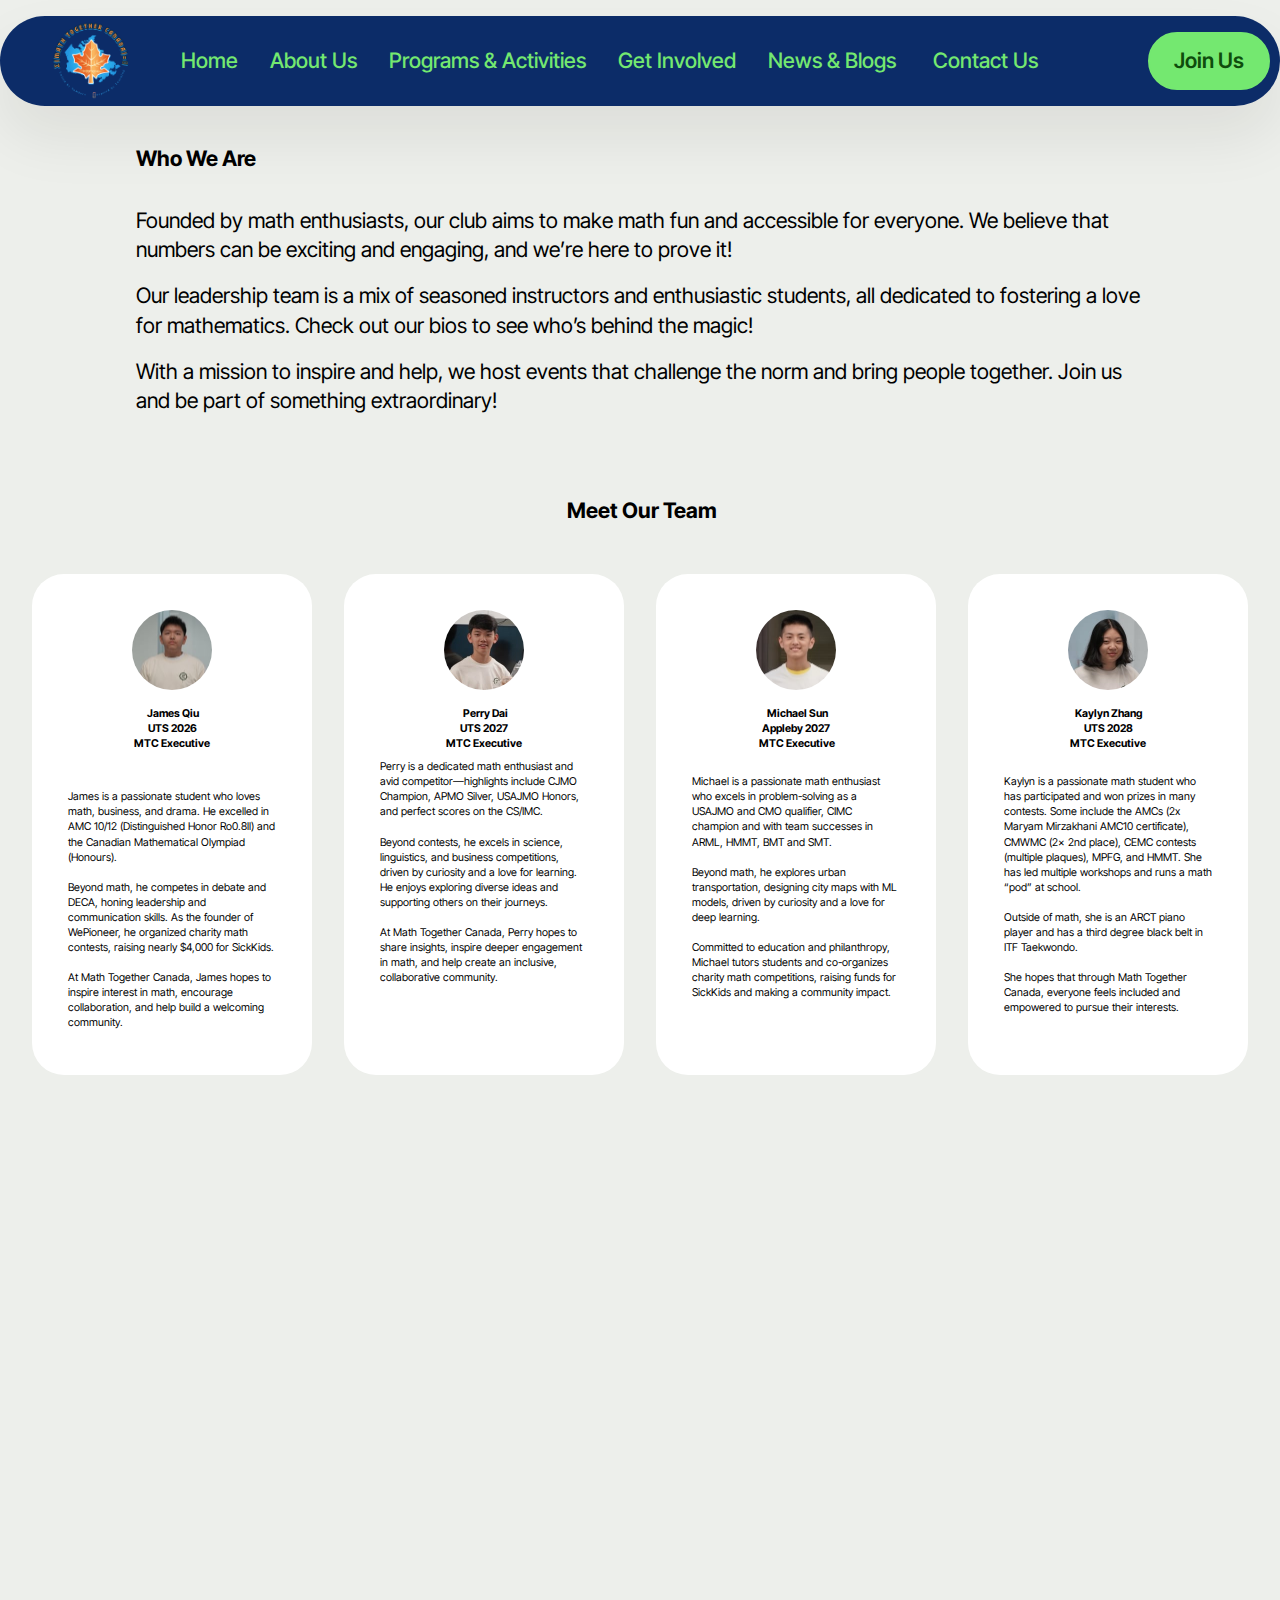
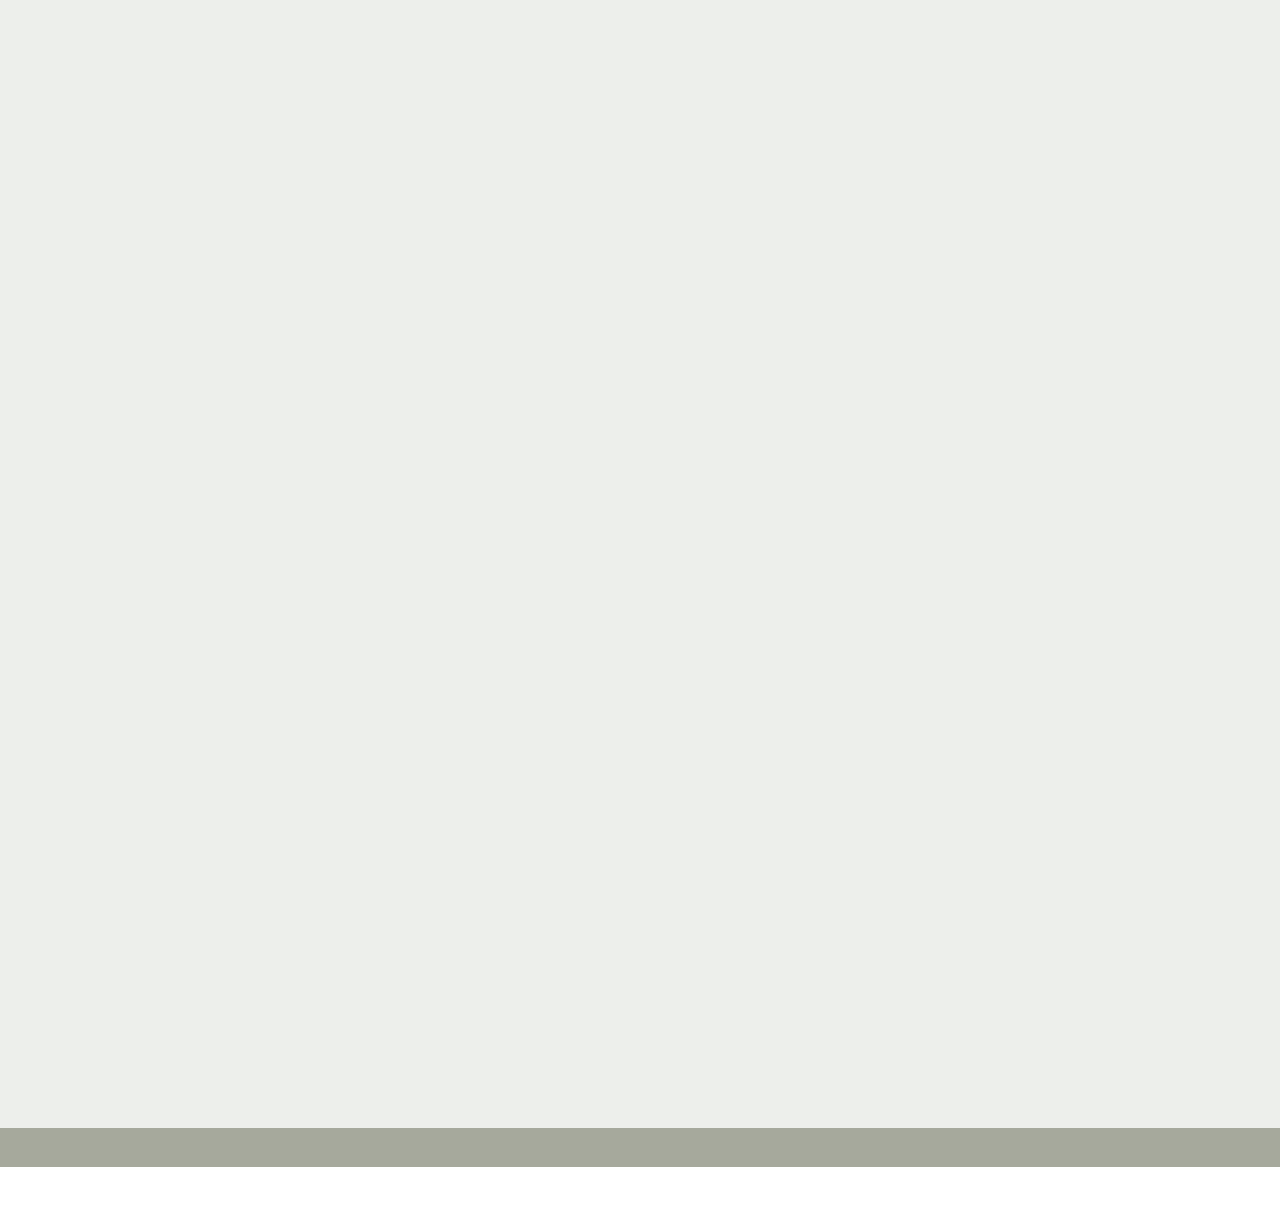
<file: about.html>
<!DOCTYPE html>
<html  >
<head>
  <!-- Site made with Mobirise Website Builder v5.9.18, https://mobirise.com -->
  <meta charset="UTF-8">
  <meta http-equiv="X-UA-Compatible" content="IE=edge">
  <meta name="generator" content="Mobirise v5.9.18, mobirise.com">
  <meta name="viewport" content="width=device-width, initial-scale=1, minimum-scale=1">
  <link rel="shortcut icon" href="assets/images/fulllogo-transparent-111x89.png" type="image/x-icon">
  <meta name="description" content="">
  
  
  <title>about us</title>
  <link rel="stylesheet" href="assets/web/assets/mobirise-icons2/mobirise2.css">
  <link rel="stylesheet" href="assets/bootstrap/css/bootstrap.min.css">
  <link rel="stylesheet" href="assets/bootstrap/css/bootstrap-grid.min.css">
  <link rel="stylesheet" href="assets/bootstrap/css/bootstrap-reboot.min.css">
  <link rel="stylesheet" href="assets/animatecss/animate.css">
  <link rel="stylesheet" href="assets/dropdown/css/style.css">
  <link rel="stylesheet" href="assets/theme/css/style.css">
  <link rel="preload" href="https://fonts.googleapis.com/css2?family=Inter+Tight:wght@400;700&display=swap&display=swap" as="style" onload="this.onload=null;this.rel='stylesheet'">
  <noscript><link rel="stylesheet" href="https://fonts.googleapis.com/css2?family=Inter+Tight:wght@400;700&display=swap&display=swap"></noscript>
  <link rel="preload" as="style" href="assets/mobirise/css/mbr-additional.css?v=dFtKLE"><link rel="stylesheet" href="assets/mobirise/css/mbr-additional.css?v=dFtKLE" type="text/css">

  
  
  
</head>
<body>
  
  <section data-bs-version="5.1" class="menu menu1 cid-uD0vng0dVt" once="menu" id="menu01-1a">
	

	<nav class="navbar navbar-dropdown navbar-expand-lg">
		<div class="container">
			<div class="navbar-brand">
				<span class="navbar-logo">
					<a href="index.html">
						<img src="assets/images/fulllogo-transparent-111x89.png" alt=" " style="height: 5rem;">
					</a>
				</span>
				
			</div>
			<button class="navbar-toggler" type="button" data-toggle="collapse" data-bs-toggle="collapse" data-target="#navbarSupportedContent" data-bs-target="#navbarSupportedContent" aria-controls="navbarNavAltMarkup" aria-expanded="false" aria-label="Toggle navigation">
				<div class="hamburger">
					<span></span>
					<span></span>
					<span></span>
					<span></span>
				</div>
			</button>
			<div class="collapse navbar-collapse" id="navbarSupportedContent">
				<ul class="navbar-nav nav-dropdown" data-app-modern-menu="true"><li class="nav-item">
						<a class="nav-link link text-success text-primary display-5" href="index.html">Home<br></a>
					</li><li class="nav-item"><a class="nav-link link text-success text-primary display-5" href="about.html">About Us</a></li><li class="nav-item"><a class="nav-link link text-success text-primary display-5" href="activities.html">Programs &amp; Activities</a></li><li class="nav-item"><a class="nav-link link text-success text-primary display-5" href="getinvolved.html">Get Involved</a></li>
					<li class="nav-item">
						<a class="nav-link link text-success text-primary display-5" href="news.html" aria-expanded="false">News &amp; Blogs</a>
					</li>
					<li class="nav-item">
						<a class="nav-link link text-success text-primary display-5" href="contact.html" target="_blank">&nbsp;Contact Us</a>
					</li></ul>
				
				<div class="navbar-buttons mbr-section-btn"><a class="btn btn-success display-4" href="mailto:info@mathtogether.ca">Join Us</a></div>
			</div>
		</div>
	</nav>
</section>

<section data-bs-version="5.1" class="article12 cid-uCSNRGFJ6C" id="about-us-12-uCSNRGFJ6C">    
    
    <div class="container">
        <div class="row justify-content-center">
            <div class="col-md-12 col-lg-10">
                <h3 class="mbr-section-title mbr-fonts-style mb-4 mt-0 display-5">
                <strong>Who We Are</strong>
                </h3>
                
                <p class="mbr-text mbr-fonts-style display-5">Founded by math enthusiasts, our club aims to make math fun and accessible for everyone. We believe that numbers can be exciting and engaging, and we’re here to prove it!</p>
                <p class="mbr-text mbr-fonts-style display-5">Our leadership team is a mix of seasoned instructors and enthusiastic students, all dedicated to fostering a love for mathematics. Check out our bios to see who’s behind the magic!</p>
                <p class="mbr-text mbr-fonts-style display-5">With a mission to inspire and help, we host events that challenge the norm and bring people together. Join us and be part of something extraordinary!</p>
            </div>
        </div>
    </div>
</section>

<section data-bs-version="5.1" class="features19 cid-uCSNRGFkPl" id="features-27-uCSNRGFkPl">
    
    
    
    <div class="container">
        <div class="row justify-content-center">
            <div class="col-12 mb-5 content-head">
                <h3 class="mbr-section-title mbr-fonts-style align-center mb-0 display-5"><strong>&nbsp;Meet Our Team</strong></h3>
                
            </div>
        </div>
        <div class="row">
            <div class="item features-without-image col-12 col-lg-3 item-mb active">
                <div class="item-wrapper">
                    <div class="card-box align-left">
                        <div class="img-wrapper mb-3">
                            <img class="" src="assets/images/b5d8023378e139aa570610ea4cd37a0-160x199.jpg" alt="" data-slide-to="0" data-bs-slide-to="0">
                        </div>
                        <h5 class="card-title mbr-fonts-style display-7"><strong>&nbsp;James Qiu
</strong><div><strong>UTS 2026
</strong></div><div><strong>MTC Executive</strong></div><div><br></div><div><strong><br></strong></div></h5>
                        <p class="card-text mbr-fonts-style display-7">James is a passionate student who loves math, business, and drama. He excelled in AMC 10/12 (Distinguished Honor Ro0.8ll) and the Canadian Mathematical Olympiad (Honours).<br><br>Beyond math, he competes in debate and DECA, honing leadership and communication skills. As the founder of WePioneer, he organized charity math contests, raising nearly $4,000 for SickKids.<br><br>At Math Together Canada, James hopes to inspire interest in math, encourage collaboration, and help build a welcoming community.</p>
                    </div>
                </div>
            </div><div class="item features-without-image col-12 col-lg-3 item-mb">
                <div class="item-wrapper">
                    <div class="card-box align-left">
                        <div class="img-wrapper mb-3">
                            <img class="" src="assets/images/79c556151b65e1eeb3278b7e5aebff0-160x182.jpg" data-slide-to="1" data-bs-slide-to="1" alt="">
                        </div>
                        <h5 class="card-title mbr-fonts-style display-7"><strong>&nbsp;Perry Dai
</strong><div><strong>UTS 2027
</strong></div><div><strong>MTC Executive</strong></div></h5>
                        <p class="card-text mbr-fonts-style display-7">Perry is a dedicated math enthusiast and avid competitor—highlights include CJMO Champion, APMO Silver, USAJMO Honors, and perfect scores on the CS/IMC.<br><br>Beyond contests, he excels in science, linguistics, and business competitions, driven by curiosity and a love for learning. He enjoys exploring diverse ideas and supporting others on their journeys.<br><br>At Math Together Canada, Perry hopes to share insights, inspire deeper engagement in math, and help create an inclusive, collaborative community.<br>
<br></p>
                    </div>
                </div>
            </div><div class="item features-without-image col-12 col-lg-3 item-mb">
                <div class="item-wrapper">
                    <div class="card-box align-left">
                        <div class="img-wrapper mb-3">
                            <img class="" src="assets/images/3ccbc5d99a35ab01425e021147fda09-160x217.jpg" data-slide-to="2" data-bs-slide-to="2" alt="">
                        </div>
                        <h5 class="card-title mbr-fonts-style display-7"><strong>&nbsp;Michael Sun
</strong><div><strong>Appleby 2027
</strong></div><div><strong>&nbsp;MTC Executive</strong></div></h5>
                        <p class="card-text mbr-fonts-style display-7"><br>Michael is a passionate math enthusiast who excels in problem-solving as a USAJMO and CMO qualifier, CIMC champion and with team successes in ARML, HMMT, BMT and SMT.<br><br>Beyond math, he explores urban transportation, designing city maps with ML models, driven by curiosity and a love for deep learning.&nbsp;<br><br>Committed to education and philanthropy, Michael tutors students and co-organizes charity math competitions, raising funds for SickKids and making a community impact.<br></p>
                    </div>
                </div>
            </div><div class="item features-without-image col-12 col-lg-3 item-mb">
                <div class="item-wrapper">
                    <div class="card-box align-left">
                        <div class="img-wrapper mb-3">
                            <img class="" src="assets/images/b830a4e14dae6312644e67661210c5a-160x218.jpg" data-slide-to="3" data-bs-slide-to="4" alt="">
                        </div>
                        <h5 class="card-title mbr-fonts-style display-7"><strong>Kaylyn Zhang</strong><br><strong>UTS 2028</strong><br><div><strong>MTC Executive</strong></div></h5>
                        <p class="card-text mbr-fonts-style display-7"><br>Kaylyn is a passionate math student who has participated and won prizes in many contests. Some include the AMCs (2x Maryam Mirzakhani AMC10 certificate), CMWMC (2x 2nd place), CEMC contests (multiple plaques), MPFG, and HMMT. She has led multiple workshops and runs a math “pod” at school. <br><br>Outside of math, she is an ARCT piano player and has a third degree black belt in ITF Taekwondo. <br><br>She hopes that through Math Together Canada, everyone feels included and empowered to pursue their interests.<br></p>
                    </div>
                </div>
            </div>
            
            

        </div>
    </div>
</section>

<section data-bs-version="5.1" class="features19 cid-uDFfP3VXrl" id="features019-1s">
    
    
    
    <div class="container">
        <div class="row justify-content-center">
            <div class="col-12 mb-5 content-head">
                <h3 class="mbr-section-title mbr-fonts-style align-center mb-0 display-5"><strong>&nbsp;</strong></h3>
                
            </div>
        </div>
        <div class="row">
            <div class="item features-without-image col-12 col-lg-3 item-mb active">
                <div class="item-wrapper">
                    <div class="card-box align-left">
                        <div class="img-wrapper mb-3">
                            <img class="" src="assets/images/b5d8023378e139aa570610ea4cd37a0-160x199.jpg" alt="" data-slide-to="0" data-bs-slide-to="0">
                        </div>
                        <h5 class="card-title mbr-fonts-style display-7"><strong>&nbsp;James Qiu
</strong><div><strong>Uts 2026
</strong></div><div><strong>&nbsp;Head of Logistics &amp; outreach
</strong></div><div><strong><br></strong></div></h5>
                        <p class="card-text mbr-fonts-style display-7">James is a passionate student who loves math, business, and drama. He excelled in AMC 10/12 (Distinguished Honor Ro0.8ll) and the Canadian Mathematical Olympiad (Honours).<br><br>Beyond math, he competes in debate and DECA, honing leadership and communication skills. As the founder of WePioneer, he organized charity math contests, raising nearly $4,000 for SickKids.<br><br>At Math Together Canada, James hopes to inspire interest in math, encourage collaboration, and help build a welcoming community.</p>
                    </div>
                </div>
            </div><div class="item features-without-image col-12 col-lg-3 item-mb">
                <div class="item-wrapper">
                    <div class="card-box align-left">
                        <div class="img-wrapper mb-3">
                            <img class="" src="assets/images/79c556151b65e1eeb3278b7e5aebff0-160x182.jpg" data-slide-to="1" data-bs-slide-to="1" alt="">
                        </div>
                        <h5 class="card-title mbr-fonts-style display-7"><strong>&nbsp;Perry Dai
</strong><div><strong>Uts 2027
</strong></div><div><strong>Head of Content &amp; Problem Committee 
</strong></div><div><strong><br></strong></div></h5>
                        <p class="card-text mbr-fonts-style display-7">Perry is a dedicated math enthusiast and avid competitor—highlights include CJMO Champion, APMO Silver, USAJMO Honors, and perfect scores on the CS/IMC.<br><br>Beyond contests, he excels in science, linguistics, and business competitions, driven by curiosity and a love for learning. He enjoys exploring diverse ideas and supporting others on their journeys.<br><br>At Math Together Canada, Perry hopes to share insights, inspire deeper engagement in math, and help create an inclusive, collaborative community.<br>
<br></p>
                    </div>
                </div>
            </div><div class="item features-without-image col-12 col-lg-3 item-mb">
                <div class="item-wrapper">
                    <div class="card-box align-left">
                        <div class="img-wrapper mb-3">
                            <img class="" src="assets/images/3ccbc5d99a35ab01425e021147fda09-160x217.jpg" data-slide-to="2" data-bs-slide-to="2" alt="">
                        </div>
                        <h5 class="card-title mbr-fonts-style display-7"><strong>&nbsp;Michael Sun
</strong><div><strong>Appleby 2027
</strong></div><div><strong>Head of Content Creation&nbsp;&nbsp;</strong></div></h5>
                        <p class="card-text mbr-fonts-style display-7"><br>Michael is a passionate math enthusiast who excels in problem-solving as a USAJMO and CMO qualifier, with a perfect CIMC score and team successes in ARML, HMMT, BMT and SMT<br><br>Beyond math, he explores urban transportation, designing city maps with ML models, driven by curiosity and a love for deep learning.&nbsp;<br><br>Committed to education and philanthropy, Michael tutors students and co-organizes charity math competitions, raising funds for SickKids and making a community impact.<br></p>
                    </div>
                </div>
            </div><div class="item features-without-image col-12 col-lg-3 item-mb">
                <div class="item-wrapper">
                    <div class="card-box align-left">
                        <div class="img-wrapper mb-3">
                            <img class="" src="assets/images/b830a4e14dae6312644e67661210c5a-160x218.jpg" data-slide-to="3" data-bs-slide-to="4" alt="">
                        </div>
                        <h5 class="card-title mbr-fonts-style display-7"><strong>Kaylyn Zhang</strong><br><strong>Uts 2028</strong><br><div><strong>Head of Content Revision&nbsp;&nbsp;</strong></div></h5>
                        <p class="card-text mbr-fonts-style display-7"><br>Kaylyn is a passionate math student who has participated and won prizes in many contests. Some include the AMCs (2x Maryam Mirzakhani AMC10 certificate), CMWMC (2x 2nd place), CEMC contests (multiple plaques), MPFG, and HMMT. She has led multiple workshops and runs a math “pod” at school. <br><br>Outside of math, she is an ARCT piano player and has a third degree black belt in ITF Taekwondo. <br><br>She hopes that through Math Together Canada, everyone feels included and empowered to pursue their interests.<br></p>
                    </div>
                </div>
            </div>
            
            

        </div>
    </div>
</section>

<section data-bs-version="5.1" class="article14 cid-uCSNRGHZqC" id="generic-text-11-uCSNRGHZqC">
    
    <div class="container">
        <div class="row justify-content-center">
            <div class="col-md-12 col-lg-10">
                <h3 class="mbr-section-title mbr-fonts-style display-5">
                    <strong>Math Together Canada is where numbers meet fun and friendship.</strong>
                </h3>
                <p class="mbr-section-subtitle mbr-fonts-style mt-4 display-7">Math Enthusiasts United</p>
            </div>
        </div>
    </div>
</section>

<section data-bs-version="5.1" class="features19 cid-uDFfPssNyM" id="features019-1t">
    
    
    
    <div class="container">
        <div class="row justify-content-center">
            <div class="col-12 mb-5 content-head">
                <h3 class="mbr-section-title mbr-fonts-style align-center mb-0 display-5"><strong>&nbsp;</strong></h3>
                
            </div>
        </div>
        <div class="row">
            <div class="item features-without-image col-12 col-lg-3 item-mb active">
                <div class="item-wrapper">
                    <div class="card-box align-left">
                        <div class="img-wrapper mb-3">
                            <img class="" src="assets/images/b5d8023378e139aa570610ea4cd37a0-160x199.jpg" alt="" data-slide-to="0" data-bs-slide-to="0">
                        </div>
                        <h5 class="card-title mbr-fonts-style display-7"><strong>&nbsp;James Qiu
</strong><div><strong>Uts 2026
</strong></div><div><strong>&nbsp;Head of Logistics &amp; outreach
</strong></div><div><strong><br></strong></div></h5>
                        <p class="card-text mbr-fonts-style display-7">James is a passionate student who loves math, business, and drama. He excelled in AMC 10/12 (Distinguished Honor Ro0.8ll) and the Canadian Mathematical Olympiad (Honours).<br><br>Beyond math, he competes in debate and DECA, honing leadership and communication skills. As the founder of WePioneer, he organized charity math contests, raising nearly $4,000 for SickKids.<br><br>At Math Together Canada, James hopes to inspire interest in math, encourage collaboration, and help build a welcoming community.</p>
                    </div>
                </div>
            </div><div class="item features-without-image col-12 col-lg-3 item-mb">
                <div class="item-wrapper">
                    <div class="card-box align-left">
                        <div class="img-wrapper mb-3">
                            <img class="" src="assets/images/79c556151b65e1eeb3278b7e5aebff0-160x182.jpg" data-slide-to="1" data-bs-slide-to="1" alt="">
                        </div>
                        <h5 class="card-title mbr-fonts-style display-7"><strong>&nbsp;Perry Dai
</strong><div><strong>Uts 2027
</strong></div><div><strong>Head of Content &amp; Problem Committee 
</strong></div><div><strong><br></strong></div></h5>
                        <p class="card-text mbr-fonts-style display-7">Perry is a dedicated math enthusiast and avid competitor—highlights include CJMO Champion, APMO Silver, USAJMO Honors, and perfect scores on the CS/IMC.<br><br>Beyond contests, he excels in science, linguistics, and business competitions, driven by curiosity and a love for learning. He enjoys exploring diverse ideas and supporting others on their journeys.<br><br>At Math Together Canada, Perry hopes to share insights, inspire deeper engagement in math, and help create an inclusive, collaborative community.<br>
<br></p>
                    </div>
                </div>
            </div><div class="item features-without-image col-12 col-lg-3 item-mb">
                <div class="item-wrapper">
                    <div class="card-box align-left">
                        <div class="img-wrapper mb-3">
                            <img class="" src="assets/images/3ccbc5d99a35ab01425e021147fda09-160x217.jpg" data-slide-to="2" data-bs-slide-to="2" alt="">
                        </div>
                        <h5 class="card-title mbr-fonts-style display-7"><strong>&nbsp;Michael Sun
</strong><div><strong>Appleby 2027
</strong></div><div><strong>Head of Content Creation&nbsp;&nbsp;</strong></div></h5>
                        <p class="card-text mbr-fonts-style display-7"><br>Michael is a passionate math enthusiast who excels in problem-solving as a USAJMO and CMO qualifier, with a perfect CIMC score and team successes in ARML, HMMT, BMT and SMT<br><br>Beyond math, he explores urban transportation, designing city maps with ML models, driven by curiosity and a love for deep learning.&nbsp;<br><br>Committed to education and philanthropy, Michael tutors students and co-organizes charity math competitions, raising funds for SickKids and making a community impact.<br></p>
                    </div>
                </div>
            </div><div class="item features-without-image col-12 col-lg-3 item-mb">
                <div class="item-wrapper">
                    <div class="card-box align-left">
                        <div class="img-wrapper mb-3">
                            <img class="" src="assets/images/b830a4e14dae6312644e67661210c5a-160x218.jpg" data-slide-to="3" data-bs-slide-to="4" alt="">
                        </div>
                        <h5 class="card-title mbr-fonts-style display-7"><strong>Kaylyn Zhang</strong><br><strong>Uts 2028</strong><br><div><strong>Head of Content Revision&nbsp;&nbsp;</strong></div></h5>
                        <p class="card-text mbr-fonts-style display-7"><br>Kaylyn is a passionate math student who has participated and won prizes in many contests. Some include the AMCs (2x Maryam Mirzakhani AMC10 certificate), CMWMC (2x 2nd place), CEMC contests (multiple plaques), MPFG, and HMMT. She has led multiple workshops and runs a math “pod” at school. <br><br>Outside of math, she is an ARCT piano player and has a third degree black belt in ITF Taekwondo. <br><br>She hopes that through Math Together Canada, everyone feels included and empowered to pursue their interests.<br></p>
                    </div>
                </div>
            </div>
            
            

        </div>
    </div>
</section>

<section data-bs-version="5.1" class="gallery3 cid-uDFjovYLur" id="gallery03-1v">
    
    
    <div class="container-fluid">
      <div class="row justify-content-center">
        <div class="col-12 content-head">
          <div class="mbr-section-head mb-5">
            <h4 class="mbr-section-title mbr-fonts-style align-center mb-0 display-5"><strong>Our Awesome Collaborators</strong></h4>
            
          </div>
        </div>
      </div>
      <div class="row">
        <div class="item features-image col-12 col-md-6 col-lg-3">
          <div class="item-wrapper">
            <div class="item-img">
              <img src="assets/images/2bce37d665056d0584fe09dbad2370a-732x264.jpeg" alt="Mobirise Website Builder" title="" data-slide-to="0" data-bs-slide-to="0">
            </div>
            
          </div>
        </div>
        
        <div class="item features-image col-12 col-md-6 col-lg-3">
          <div class="item-wrapper">
            <div class="item-img">
              <img src="assets/images/2bce37d665056d0584fe09dbad2370a-732x264.jpg" alt="Mobirise Website Builder" title="" data-slide-to="2" data-bs-slide-to="2">
            </div>
            
          </div>
        </div>
        <div class="item features-image col-12 col-md-6 col-lg-3">
          <div class="item-wrapper">
            <div class="item-img">
              <img src="assets/images/2bce37d665056d0584fe09dbad2370a-732x264.jpg" alt="Mobirise Website Builder" title="" data-slide-to="3" data-bs-slide-to="3">
            </div>
            
          </div>
        </div><div class="item features-image col-12 col-md-6 col-lg-3">
          <div class="item-wrapper">
            <div class="item-img">
              <img src="assets/images/b577618349b2082f9e39a353d0920bd-1-386x174.png" alt="Mobirise Website Builder" title="" data-slide-to="3" data-bs-slide-to="4">
            </div>
            
          </div>
        </div>
      </div>
    </div>
  </section>

<section data-bs-version="5.1" class="footer2 cid-uCxX9EMWdP" once="footers" id="footer-5-uCxX9EMWdP">
    

    
    

    <div class="container">
        <div class="row">
            <div class="col-12 col-lg-6 center mt-2 mb-3">
                <p class="mbr-fonts-style copyright mb-0 display-7">© 2025 Math Together Canada. All rights reserved.</p>
            </div>
            <div class="col-12 col-lg-6 center">
                <div class="row-links mt-2 mb-3">
                    <ul class="row-links-soc">
                        
                        
                        
                        
                    <li class="row-links-soc-item mbr-fonts-style display-7">
                            <a href="#" class="text-white">Privacy</a>
                        </li><li class="row-links-soc-item mbr-fonts-style display-7">
                            <a href="#" class="text-white">Terms</a>
                        </li><li class="row-links-soc-item mbr-fonts-style display-7">
                            <a href="#" class="text-white">Support</a>
                        </li><li class="row-links-soc-item mbr-fonts-style display-7">
                            <a href="#" class="text-white">Contact</a>
                        </li></ul>
                </div>
            </div>
        </div>
    </div>
</section><section class="display-7" style="padding: 0;align-items: center;justify-content: center;flex-wrap: wrap;    align-content: center;display: flex;position: relative;height: 4rem;"><a href="https://mobiri.se/3778927" style="flex: 1 1;height: 4rem;position: absolute;width: 100%;z-index: 1;"><img alt="" style="height: 4rem;" src="[data-uri]"></a><p style="margin: 0;text-align: center;" class="display-7">&#8204;</p><a style="z-index:1" href="https://mobirise.com/offline-website-builder.html">Offline Website Creator</a></section><script src="assets/bootstrap/js/bootstrap.bundle.min.js"></script>  <script src="assets/smoothscroll/smooth-scroll.js"></script>  <script src="assets/ytplayer/index.js"></script>  <script src="assets/dropdown/js/navbar-dropdown.js"></script>  <script src="assets/theme/js/script.js"></script>  
  
  
 <div id="scrollToTop" class="scrollToTop mbr-arrow-up"><a style="text-align: center;"><i class="mbr-arrow-up-icon mbr-arrow-up-icon-cm cm-icon cm-icon-smallarrow-up"></i></a></div>
    <input name="animation" type="hidden">
  </body>
</html>
</file>
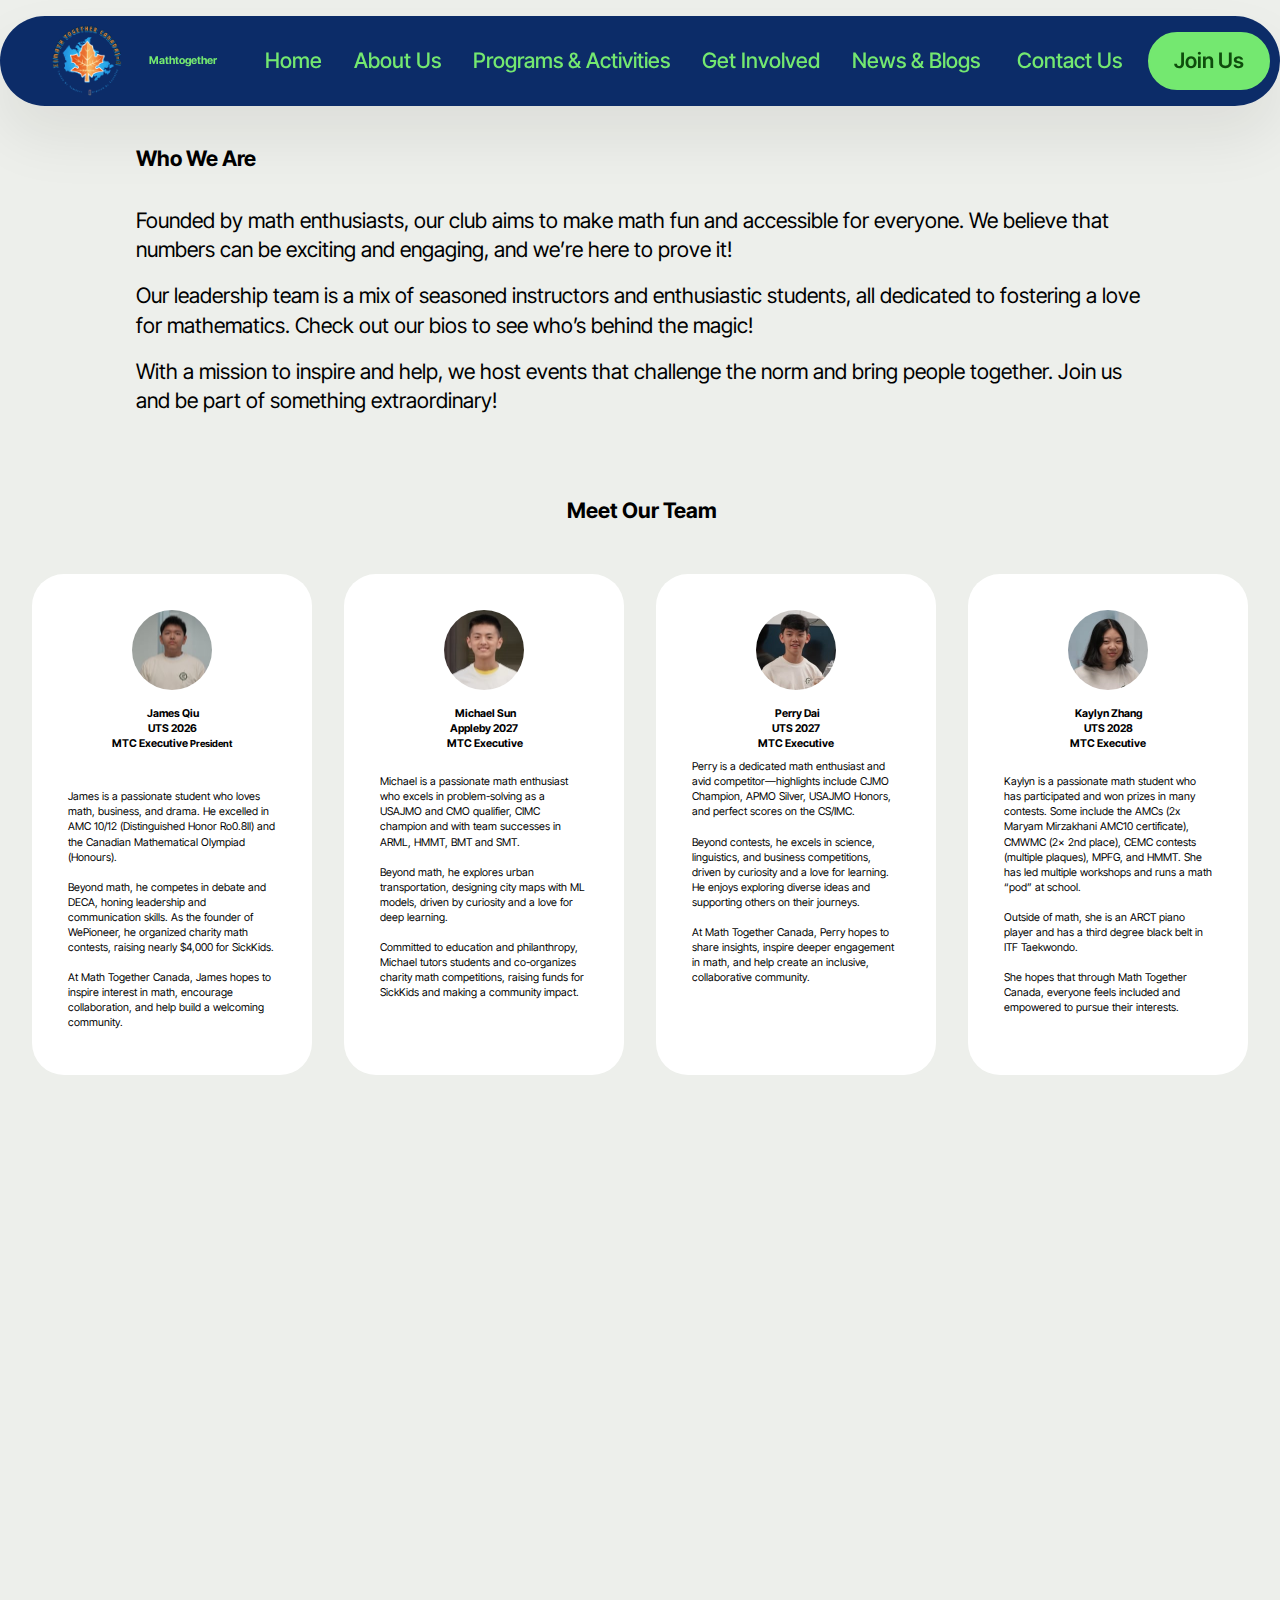
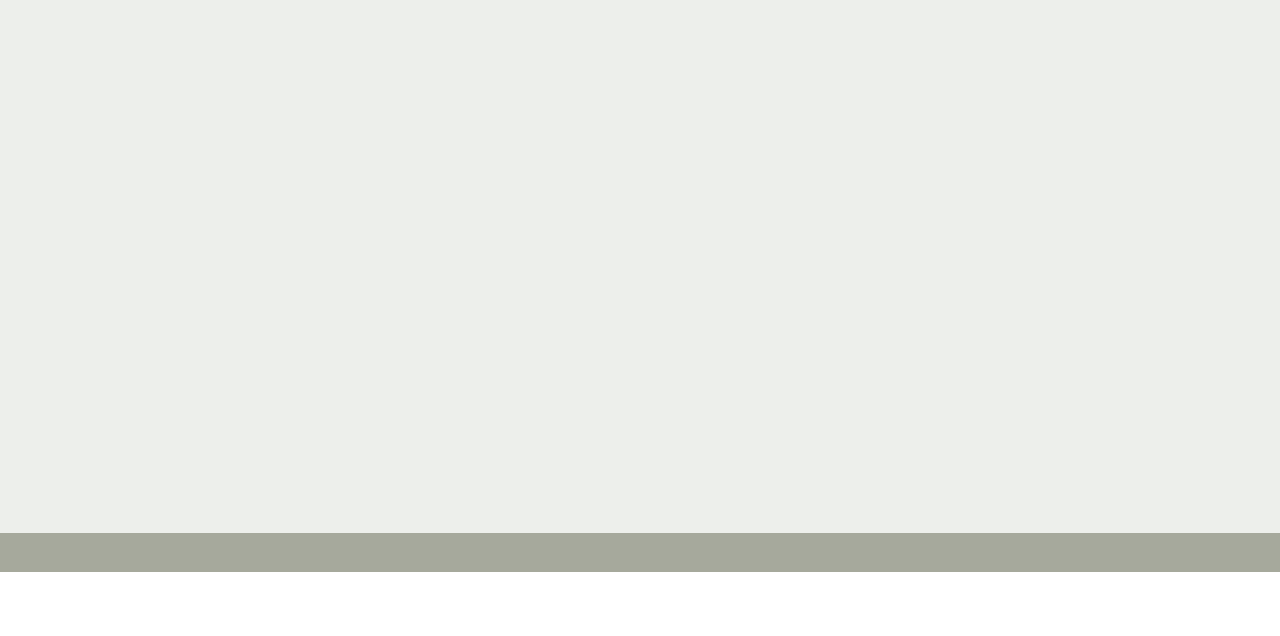
<file: aboutus.html>
<!DOCTYPE html>
<html  >
<head>
  <!-- Site made with Mobirise Website Builder v5.9.25, https://mobirise.com -->
  <meta charset="UTF-8">
  <meta http-equiv="X-UA-Compatible" content="IE=edge">
  <meta name="generator" content="Mobirise v5.9.25, mobirise.com">
  <meta name="viewport" content="width=device-width, initial-scale=1, minimum-scale=1">
  <link rel="shortcut icon" href="assets/images/fulllogo-transparent-111x89.png" type="image/x-icon">
  <meta name="description" content="">
  
  
  <title>about us</title>
  <link rel="stylesheet" href="assets/web/assets/mobirise-icons2/mobirise2.css">
  <link rel="stylesheet" href="assets/bootstrap/css/bootstrap.min.css">
  <link rel="stylesheet" href="assets/bootstrap/css/bootstrap-grid.min.css">
  <link rel="stylesheet" href="assets/bootstrap/css/bootstrap-reboot.min.css">
  <link rel="stylesheet" href="assets/animatecss/animate.css">
  <link rel="stylesheet" href="assets/dropdown/css/style.css">
  <link rel="stylesheet" href="assets/theme/css/style.css">
  <link rel="preload" href="https://fonts.googleapis.com/css2?family=Inter+Tight:wght@400;700&display=swap&display=swap" as="style" onload="this.onload=null;this.rel='stylesheet'">
  <noscript><link rel="stylesheet" href="https://fonts.googleapis.com/css2?family=Inter+Tight:wght@400;700&display=swap&display=swap"></noscript>
  <link rel="preload" as="style" href="assets/mobirise/css/mbr-additional.css?v=E94W5c"><link rel="stylesheet" href="assets/mobirise/css/mbr-additional.css?v=E94W5c" type="text/css">

  
  
  
</head>
<body>
  
  <section data-bs-version="5.1" class="menu menu1 cid-uD0vng0dVt" once="menu" id="menu01-1a">
	

	<nav class="navbar navbar-dropdown navbar-fixed-top navbar-expand-lg">
		<div class="container">
			<div class="navbar-brand">
				<span class="navbar-logo">
					<a href="index.html">
						<img src="assets/images/fulllogo-transparent-111x89.png" alt=" " style="height: 4.6rem;">
					</a>
				</span>
				<span class="navbar-caption-wrap"><a class="navbar-caption text-success display-7" href="https://mobiri.se">Mathtogether</a></span>
			</div>
			<button class="navbar-toggler" type="button" data-toggle="collapse" data-bs-toggle="collapse" data-target="#navbarSupportedContent" data-bs-target="#navbarSupportedContent" aria-controls="navbarNavAltMarkup" aria-expanded="false" aria-label="Toggle navigation">
				<div class="hamburger">
					<span></span>
					<span></span>
					<span></span>
					<span></span>
				</div>
			</button>
			<div class="collapse navbar-collapse" id="navbarSupportedContent">
				<ul class="navbar-nav nav-dropdown" data-app-modern-menu="true"><li class="nav-item">
						<a class="nav-link link text-success display-5" href="index.html">Home<br></a>
					</li><li class="nav-item"><a class="nav-link link text-success display-5" href="page2.html">About Us</a></li><li class="nav-item"><a class="nav-link link text-success display-5" href="page3.html">Programs &amp; Activities</a></li><li class="nav-item"><a class="nav-link link text-success display-5" href="page5.html">Get Involved</a></li>
					<li class="nav-item">
						<a class="nav-link link text-success display-5" href="page7.html" aria-expanded="false">News &amp; Blogs</a>
					</li>
					<li class="nav-item">
						<a class="nav-link link text-success display-5" href="page9.html" target="_blank">&nbsp;Contact Us</a>
					</li></ul>
				
				<div class="navbar-buttons mbr-section-btn"><a class="btn btn-success display-4" href="mailto:info@mathtogether.ca">Join Us</a></div>
			</div>
		</div>
	</nav>
</section>

<section data-bs-version="5.1" class="article12 cid-uCSNRGFJ6C" id="about-us-12-uCSNRGFJ6C">    
    
    <div class="container">
        <div class="row justify-content-center">
            <div class="col-md-12 col-lg-10">
                <h3 class="mbr-section-title mbr-fonts-style mb-4 mt-0 display-5">
                <strong>Who We Are</strong>
                </h3>
                
                <p class="mbr-text mbr-fonts-style display-5">Founded by math enthusiasts, our club aims to make math fun and accessible for everyone. We believe that numbers can be exciting and engaging, and we’re here to prove it!</p>
                <p class="mbr-text mbr-fonts-style display-5">Our leadership team is a mix of seasoned instructors and enthusiastic students, all dedicated to fostering a love for mathematics. Check out our bios to see who’s behind the magic!</p>
                <p class="mbr-text mbr-fonts-style display-5">With a mission to inspire and help, we host events that challenge the norm and bring people together. Join us and be part of something extraordinary!</p>
            </div>
        </div>
    </div>
</section>

<section data-bs-version="5.1" class="features19 cid-uCSNRGFkPl" id="features-27-uCSNRGFkPl">
    
    
    
    <div class="container">
        <div class="row justify-content-center">
            <div class="col-12 mb-5 content-head">
                <h3 class="mbr-section-title mbr-fonts-style align-center mb-0 display-5"><strong>&nbsp;Meet Our Team</strong></h3>
                
            </div>
        </div>
        <div class="row">
            <div class="item features-without-image col-12 col-lg-3 item-mb active">
                <div class="item-wrapper">
                    <div class="card-box align-left">
                        <div class="img-wrapper mb-3">
                            <img class="" src="assets/images/b5d8023378e139aa570610ea4cd37a0-160x199.jpg" alt="" data-slide-to="0" data-bs-slide-to="0">
                        </div>
                        <h5 class="card-title mbr-fonts-style display-7"><strong>&nbsp;James Qiu
</strong><div><strong>UTS 2026
</strong></div><div><strong>MTC Executive&nbsp;</strong><strong style="font-size: 0.6rem;">President</strong></div><div><br></div><div><strong><br></strong></div></h5>
                        <p class="card-text mbr-fonts-style display-7">James is a passionate student who loves math, business, and drama. He excelled in AMC 10/12 (Distinguished Honor Ro0.8ll) and the Canadian Mathematical Olympiad (Honours).<br><br>Beyond math, he competes in debate and DECA, honing leadership and communication skills. As the founder of WePioneer, he organized charity math contests, raising nearly $4,000 for SickKids.<br><br>At Math Together Canada, James hopes to inspire interest in math, encourage collaboration, and help build a welcoming community.</p>
                    </div>
                </div>
            </div><div class="item features-without-image col-12 col-lg-3 item-mb">
                <div class="item-wrapper">
                    <div class="card-box align-left">
                        <div class="img-wrapper mb-3">
                            <img class="" src="assets/images/3ccbc5d99a35ab01425e021147fda09-160x217.jpg" data-slide-to="1" data-bs-slide-to="1" alt="">
                        </div>
                        <h5 class="card-title mbr-fonts-style display-7"><strong>&nbsp;Michael Sun
</strong><div><strong>Appleby 2027
</strong></div><div><strong>&nbsp;MTC Executive</strong></div></h5>
                        <p class="card-text mbr-fonts-style display-7"><br>Michael is a passionate math enthusiast who excels in problem-solving as a USAJMO and CMO qualifier, CIMC champion and with team successes in ARML, HMMT, BMT and SMT.<br><br>Beyond math, he explores urban transportation, designing city maps with ML models, driven by curiosity and a love for deep learning.&nbsp;<br><br>Committed to education and philanthropy, Michael tutors students and co-organizes charity math competitions, raising funds for SickKids and making a community impact.<br></p>
                    </div>
                </div>
            </div><div class="item features-without-image col-12 col-lg-3 item-mb">
                <div class="item-wrapper">
                    <div class="card-box align-left">
                        <div class="img-wrapper mb-3">
                            <img class="" src="assets/images/79c556151b65e1eeb3278b7e5aebff0-160x182.jpg" data-slide-to="2" data-bs-slide-to="2" alt="">
                        </div>
                        <h5 class="card-title mbr-fonts-style display-7"><strong>&nbsp;Perry Dai
</strong><div><strong>UTS 2027
</strong></div><div><strong>MTC Executive</strong></div></h5>
                        <p class="card-text mbr-fonts-style display-7">Perry is a dedicated math enthusiast and avid competitor—highlights include CJMO Champion, APMO Silver, USAJMO Honors, and perfect scores on the CS/IMC.<br><br>Beyond contests, he excels in science, linguistics, and business competitions, driven by curiosity and a love for learning. He enjoys exploring diverse ideas and supporting others on their journeys.<br><br>At Math Together Canada, Perry hopes to share insights, inspire deeper engagement in math, and help create an inclusive, collaborative community.<br>
<br></p>
                    </div>
                </div>
            </div><div class="item features-without-image col-12 col-lg-3 item-mb">
                <div class="item-wrapper">
                    <div class="card-box align-left">
                        <div class="img-wrapper mb-3">
                            <img class="" src="assets/images/b830a4e14dae6312644e67661210c5a-160x218.jpg" data-slide-to="3" data-bs-slide-to="4" alt="">
                        </div>
                        <h5 class="card-title mbr-fonts-style display-7"><strong>Kaylyn Zhang</strong><br><strong>UTS 2028</strong><br><div><strong>MTC Executive</strong></div></h5>
                        <p class="card-text mbr-fonts-style display-7"><br>Kaylyn is a passionate math student who has participated and won prizes in many contests. Some include the AMCs (2x Maryam Mirzakhani AMC10 certificate), CMWMC (2x 2nd place), CEMC contests (multiple plaques), MPFG, and HMMT. She has led multiple workshops and runs a math “pod” at school. <br><br>Outside of math, she is an ARCT piano player and has a third degree black belt in ITF Taekwondo. <br><br>She hopes that through Math Together Canada, everyone feels included and empowered to pursue their interests.<br></p>
                    </div>
                </div>
            </div>
            
            

        </div>
    </div>
</section>

<section data-bs-version="5.1" class="features19 cid-uDFfP3VXrl" id="features019-1s">
    
    
    
    <div class="container">
        <div class="row justify-content-center">
            <div class="col-12 mb-5 content-head">
                <h3 class="mbr-section-title mbr-fonts-style align-center mb-0 display-5"><strong>&nbsp;</strong></h3>
                
            </div>
        </div>
        <div class="row">
            <div class="item features-without-image col-12 col-lg-3 item-mb active">
                <div class="item-wrapper">
                    <div class="card-box align-left">
                        <div class="img-wrapper mb-3">
                            <img class="" src="assets/images/b5d8023378e139aa570610ea4cd37a0-160x199.jpg" alt="" data-slide-to="0" data-bs-slide-to="0">
                        </div>
                        <h5 class="card-title mbr-fonts-style display-7"><strong>&nbsp;James Qiu
</strong><div><strong>Uts 2026
</strong></div><div><strong>&nbsp;Head of Logistics &amp; outreach
</strong></div><div><strong><br></strong></div></h5>
                        <p class="card-text mbr-fonts-style display-7">James is a passionate student who loves math, business, and drama. He excelled in AMC 10/12 (Distinguished Honor Ro0.8ll) and the Canadian Mathematical Olympiad (Honours).<br><br>Beyond math, he competes in debate and DECA, honing leadership and communication skills. As the founder of WePioneer, he organized charity math contests, raising nearly $4,000 for SickKids.<br><br>At Math Together Canada, James hopes to inspire interest in math, encourage collaboration, and help build a welcoming community.</p>
                    </div>
                </div>
            </div><div class="item features-without-image col-12 col-lg-3 item-mb">
                <div class="item-wrapper">
                    <div class="card-box align-left">
                        <div class="img-wrapper mb-3">
                            <img class="" src="assets/images/79c556151b65e1eeb3278b7e5aebff0-160x182.jpg" data-slide-to="1" data-bs-slide-to="1" alt="">
                        </div>
                        <h5 class="card-title mbr-fonts-style display-7"><strong>&nbsp;Perry Dai
</strong><div><strong>Uts 2027
</strong></div><div><strong>Head of Content &amp; Problem Committee 
</strong></div><div><strong><br></strong></div></h5>
                        <p class="card-text mbr-fonts-style display-7">Perry is a dedicated math enthusiast and avid competitor—highlights include CJMO Champion, APMO Silver, USAJMO Honors, and perfect scores on the CS/IMC.<br><br>Beyond contests, he excels in science, linguistics, and business competitions, driven by curiosity and a love for learning. He enjoys exploring diverse ideas and supporting others on their journeys.<br><br>At Math Together Canada, Perry hopes to share insights, inspire deeper engagement in math, and help create an inclusive, collaborative community.<br>
<br></p>
                    </div>
                </div>
            </div><div class="item features-without-image col-12 col-lg-3 item-mb">
                <div class="item-wrapper">
                    <div class="card-box align-left">
                        <div class="img-wrapper mb-3">
                            <img class="" src="assets/images/3ccbc5d99a35ab01425e021147fda09-160x217.jpg" data-slide-to="2" data-bs-slide-to="2" alt="">
                        </div>
                        <h5 class="card-title mbr-fonts-style display-7"><strong>&nbsp;Michael Sun
</strong><div><strong>Appleby 2027
</strong></div><div><strong>Head of Content Creation&nbsp;&nbsp;</strong></div></h5>
                        <p class="card-text mbr-fonts-style display-7"><br>Michael is a passionate math enthusiast who excels in problem-solving as a USAJMO and CMO qualifier, with a perfect CIMC score and team successes in ARML, HMMT, BMT and SMT<br><br>Beyond math, he explores urban transportation, designing city maps with ML models, driven by curiosity and a love for deep learning.&nbsp;<br><br>Committed to education and philanthropy, Michael tutors students and co-organizes charity math competitions, raising funds for SickKids and making a community impact.<br></p>
                    </div>
                </div>
            </div><div class="item features-without-image col-12 col-lg-3 item-mb">
                <div class="item-wrapper">
                    <div class="card-box align-left">
                        <div class="img-wrapper mb-3">
                            <img class="" src="assets/images/b830a4e14dae6312644e67661210c5a-160x218.jpg" data-slide-to="3" data-bs-slide-to="4" alt="">
                        </div>
                        <h5 class="card-title mbr-fonts-style display-7"><strong>Kaylyn Zhang</strong><br><strong>Uts 2028</strong><br><div><strong>Head of Content Revision&nbsp;&nbsp;</strong></div></h5>
                        <p class="card-text mbr-fonts-style display-7"><br>Kaylyn is a passionate math student who has participated and won prizes in many contests. Some include the AMCs (2x Maryam Mirzakhani AMC10 certificate), CMWMC (2x 2nd place), CEMC contests (multiple plaques), MPFG, and HMMT. She has led multiple workshops and runs a math “pod” at school. <br><br>Outside of math, she is an ARCT piano player and has a third degree black belt in ITF Taekwondo. <br><br>She hopes that through Math Together Canada, everyone feels included and empowered to pursue their interests.<br></p>
                    </div>
                </div>
            </div>
            
            

        </div>
    </div>
</section>

<section data-bs-version="5.1" class="article14 cid-uCSNRGHZqC" id="generic-text-11-uCSNRGHZqC">
    
    <div class="container">
        <div class="row justify-content-center">
            <div class="col-md-12 col-lg-10">
                <h3 class="mbr-section-title mbr-fonts-style display-5">
                    <strong>Math Together Canada is where numbers meet fun and friendship.</strong>
                </h3>
                <p class="mbr-section-subtitle mbr-fonts-style mt-4 display-7">Math Enthusiasts United</p>
            </div>
        </div>
    </div>
</section>

<section data-bs-version="5.1" class="gallery3 cid-uDFjovYLur" id="gallery03-1v">
    
    
    <div class="container-fluid">
      <div class="row justify-content-center">
        <div class="col-12 content-head">
          <div class="mbr-section-head mb-5">
            <h4 class="mbr-section-title mbr-fonts-style align-center mb-0 display-5"><strong>Our Awesome Collaborators</strong></h4>
            
          </div>
        </div>
      </div>
      <div class="row">
        <div class="item features-image col-12 col-md-6 col-lg-3">
          <div class="item-wrapper">
            <div class="item-img">
              <img src="assets/images/2bce37d665056d0584fe09dbad2370a-732x264.jpeg" alt="Mobirise Website Builder" title="" data-slide-to="0" data-bs-slide-to="0">
            </div>
            
          </div>
        </div>
        
        <div class="item features-image col-12 col-md-6 col-lg-3">
          <div class="item-wrapper">
            <div class="item-img">
              <img src="assets/images/2bce37d665056d0584fe09dbad2370a-732x264.jpg" alt="Mobirise Website Builder" title="" data-slide-to="2" data-bs-slide-to="2">
            </div>
            
          </div>
        </div>
        <div class="item features-image col-12 col-md-6 col-lg-3">
          <div class="item-wrapper">
            <div class="item-img">
              <img src="assets/images/2bce37d665056d0584fe09dbad2370a-732x264.jpg" alt="Mobirise Website Builder" title="" data-slide-to="3" data-bs-slide-to="3">
            </div>
            
          </div>
        </div><div class="item features-image col-12 col-md-6 col-lg-3">
          <div class="item-wrapper">
            <div class="item-img">
              <img src="assets/images/b577618349b2082f9e39a353d0920bd-1-386x174.png" alt="Mobirise Website Builder" title="" data-slide-to="3" data-bs-slide-to="4">
            </div>
            
          </div>
        </div>
      </div>
    </div>
  </section>

<section data-bs-version="5.1" class="footer2 cid-uCxX9EMWdP" once="footers" id="footer-5-uCxX9EMWdP">
    

    
    

    <div class="container">
        <div class="row">
            <div class="col-12 col-lg-6 center mt-2 mb-3">
                <p class="mbr-fonts-style copyright mb-0 display-7">© 2025 Math Together Canada. All rights reserved.</p>
            </div>
            <div class="col-12 col-lg-6 center">
                <div class="row-links mt-2 mb-3">
                    <ul class="row-links-soc">
                        
                        
                        
                        
                    <li class="row-links-soc-item mbr-fonts-style display-7">
                            <a href="#" class="text-white">Privacy</a>
                        </li><li class="row-links-soc-item mbr-fonts-style display-7">
                            <a href="#" class="text-white">Terms</a>
                        </li><li class="row-links-soc-item mbr-fonts-style display-7">
                            <a href="#" class="text-white">Support</a>
                        </li><li class="row-links-soc-item mbr-fonts-style display-7">
                            <a href="#" class="text-white">Contact</a>
                        </li></ul>
                </div>
            </div>
        </div>
    </div>
</section><section class="display-7" style="padding: 0;align-items: center;justify-content: center;flex-wrap: wrap;    align-content: center;display: flex;position: relative;height: 4rem;"><a href="https://mobiri.se/3778927" style="flex: 1 1;height: 4rem;position: absolute;width: 100%;z-index: 1;"><img alt="" style="height: 4rem;" src="[data-uri]"></a><p style="margin: 0;text-align: center;" class="display-7">&#8204;</p><a style="z-index:1" href="https://mobirise.com">Mobirise </a></section><script src="assets/bootstrap/js/bootstrap.bundle.min.js"></script>  <script src="assets/smoothscroll/smooth-scroll.js"></script>  <script src="assets/ytplayer/index.js"></script>  <script src="assets/dropdown/js/navbar-dropdown.js"></script>  <script src="assets/theme/js/script.js"></script>  
  
  
 <div id="scrollToTop" class="scrollToTop mbr-arrow-up"><a style="text-align: center;"><i class="mbr-arrow-up-icon mbr-arrow-up-icon-cm cm-icon cm-icon-smallarrow-up"></i></a></div>
    <input name="animation" type="hidden">
  </body>
</html>
</file>
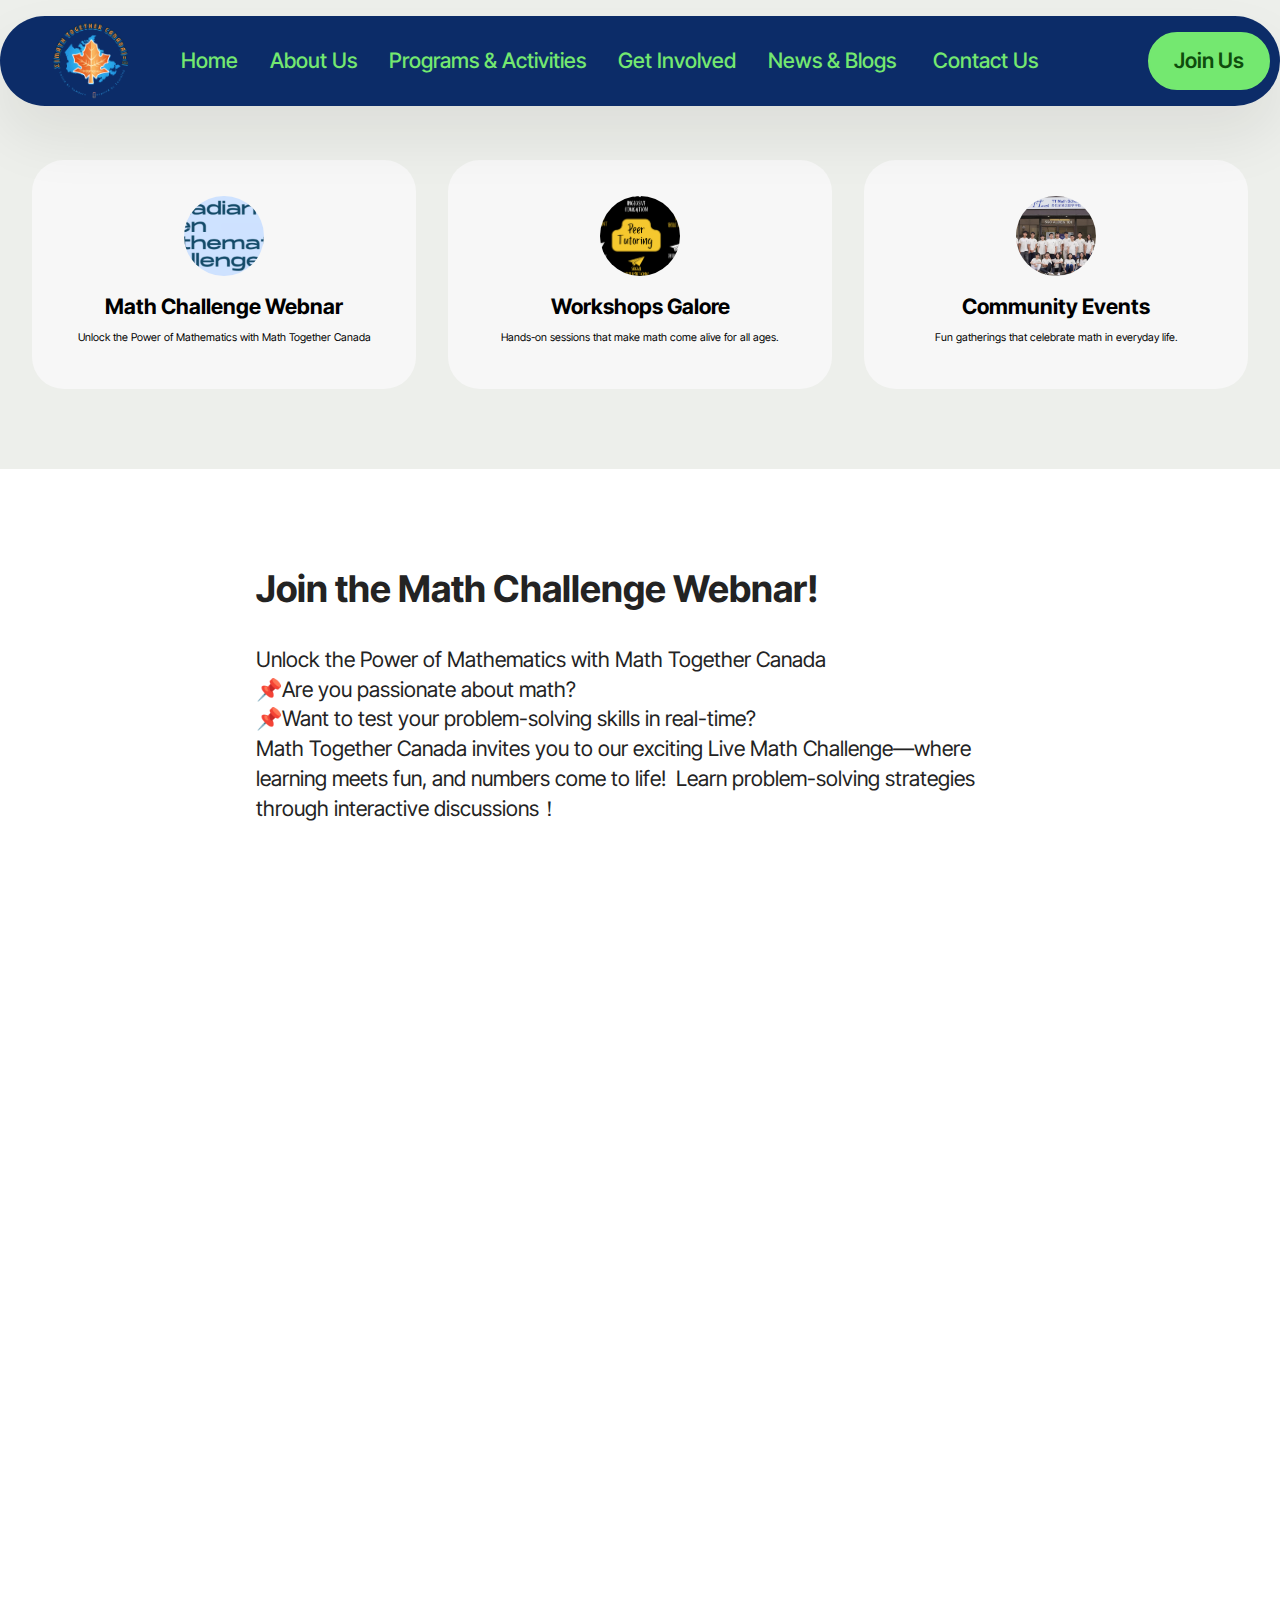
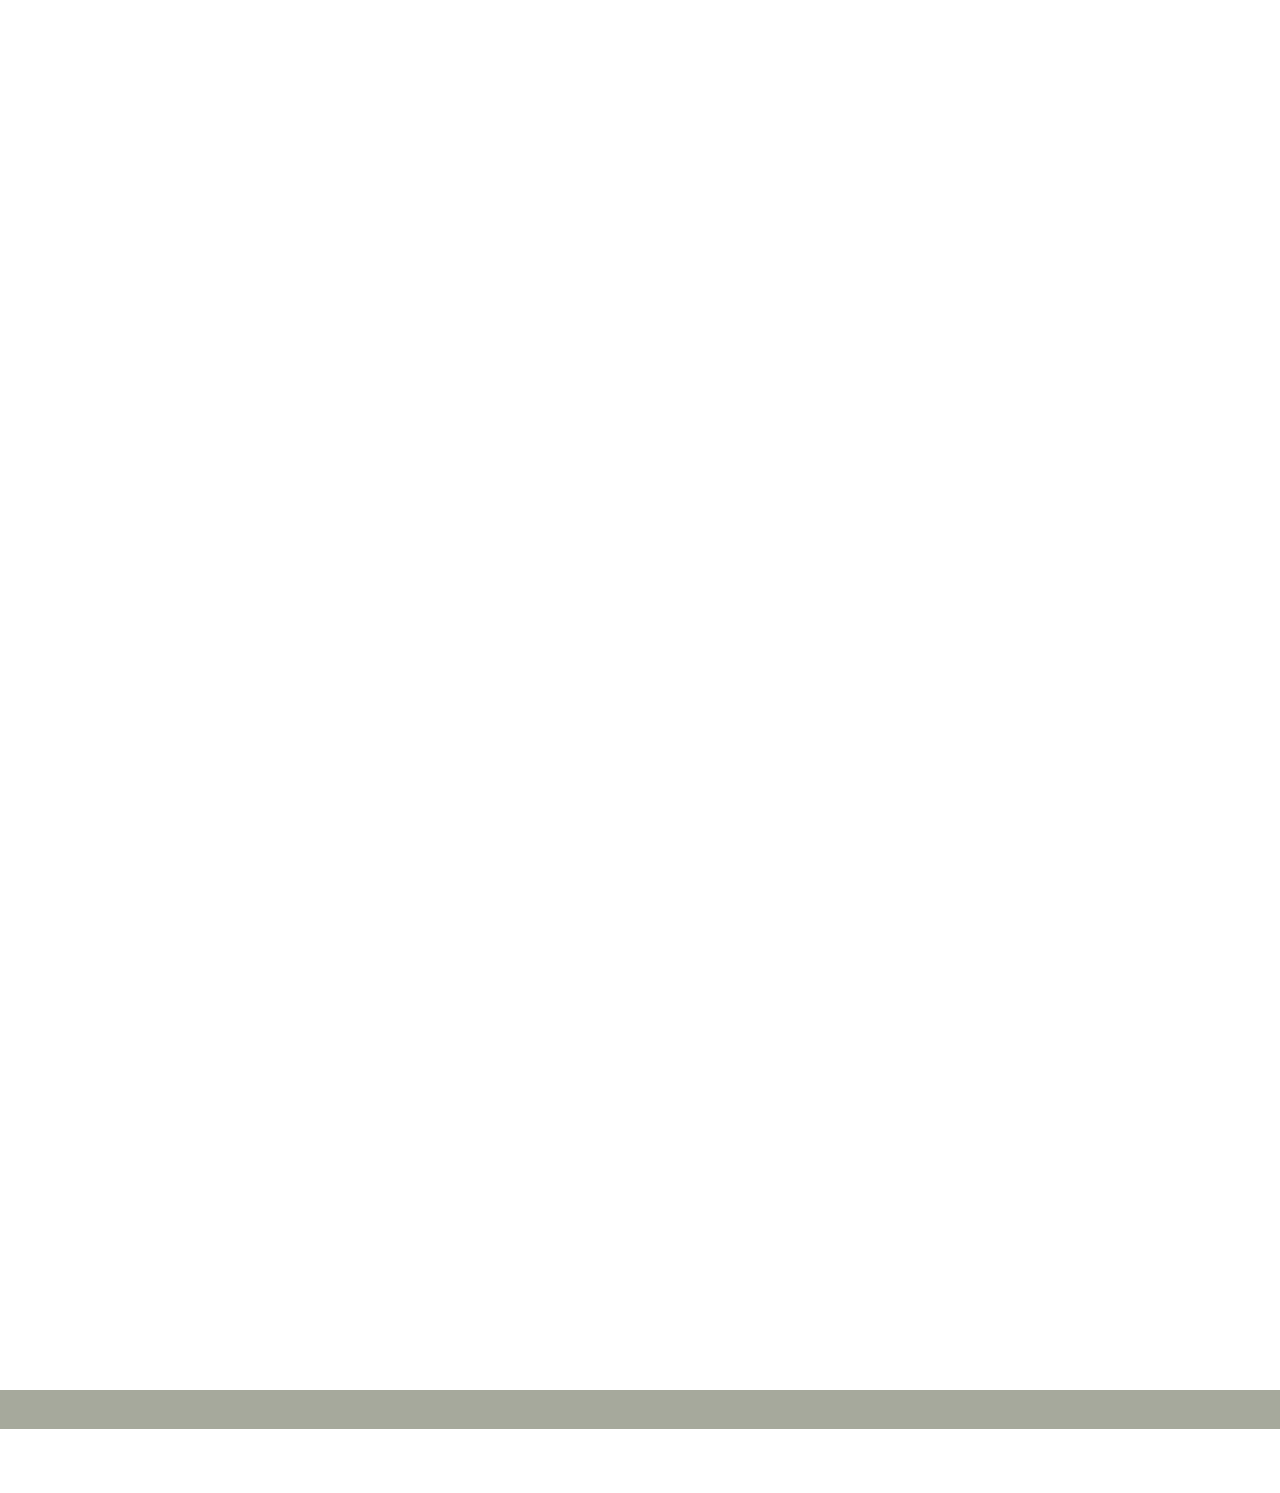
<file: activities.html>
<!DOCTYPE html>
<html  >
<head>
  <!-- Site made with Mobirise Website Builder v5.9.18, https://mobirise.com -->
  <meta charset="UTF-8">
  <meta http-equiv="X-UA-Compatible" content="IE=edge">
  <meta name="generator" content="Mobirise v5.9.18, mobirise.com">
  <meta name="viewport" content="width=device-width, initial-scale=1, minimum-scale=1">
  <link rel="shortcut icon" href="assets/images/fulllogo-transparent-111x89.png" type="image/x-icon">
  <meta name="description" content="">
  
  
  <title>program&amp;activities</title>
  <link rel="stylesheet" href="assets/web/assets/mobirise-icons2/mobirise2.css">
  <link rel="stylesheet" href="assets/bootstrap/css/bootstrap.min.css">
  <link rel="stylesheet" href="assets/bootstrap/css/bootstrap-grid.min.css">
  <link rel="stylesheet" href="assets/bootstrap/css/bootstrap-reboot.min.css">
  <link rel="stylesheet" href="assets/animatecss/animate.css">
  <link rel="stylesheet" href="assets/dropdown/css/style.css">
  <link rel="stylesheet" href="assets/theme/css/style.css">
  <link rel="preload" href="https://fonts.googleapis.com/css2?family=Inter+Tight:wght@400;700&display=swap&display=swap" as="style" onload="this.onload=null;this.rel='stylesheet'">
  <noscript><link rel="stylesheet" href="https://fonts.googleapis.com/css2?family=Inter+Tight:wght@400;700&display=swap&display=swap"></noscript>
  <link rel="preload" as="style" href="assets/mobirise/css/mbr-additional.css?v=yvM1zs"><link rel="stylesheet" href="assets/mobirise/css/mbr-additional.css?v=yvM1zs" type="text/css">

  
  
  
</head>
<body>
  
  <section data-bs-version="5.1" class="menu menu1 cid-uD0vng0dVt" once="menu" id="menu01-1a">
	

	<nav class="navbar navbar-dropdown navbar-expand-lg">
		<div class="container">
			<div class="navbar-brand">
				<span class="navbar-logo">
					<a href="index.html">
						<img src="assets/images/fulllogo-transparent-111x89.png" alt=" " style="height: 5rem;">
					</a>
				</span>
				
			</div>
			<button class="navbar-toggler" type="button" data-toggle="collapse" data-bs-toggle="collapse" data-target="#navbarSupportedContent" data-bs-target="#navbarSupportedContent" aria-controls="navbarNavAltMarkup" aria-expanded="false" aria-label="Toggle navigation">
				<div class="hamburger">
					<span></span>
					<span></span>
					<span></span>
					<span></span>
				</div>
			</button>
			<div class="collapse navbar-collapse" id="navbarSupportedContent">
				<ul class="navbar-nav nav-dropdown" data-app-modern-menu="true"><li class="nav-item">
						<a class="nav-link link text-success text-primary display-5" href="index.html">Home<br></a>
					</li><li class="nav-item"><a class="nav-link link text-success text-primary display-5" href="about.html">About Us</a></li><li class="nav-item"><a class="nav-link link text-success text-primary display-5" href="activities.html">Programs &amp; Activities</a></li><li class="nav-item"><a class="nav-link link text-success text-primary display-5" href="getinvolved.html">Get Involved</a></li>
					<li class="nav-item">
						<a class="nav-link link text-success text-primary display-5" href="news.html" aria-expanded="false">News &amp; Blogs</a>
					</li>
					<li class="nav-item">
						<a class="nav-link link text-success text-primary display-5" href="contact.html" target="_blank">&nbsp;Contact Us</a>
					</li></ul>
				
				<div class="navbar-buttons mbr-section-btn"><a class="btn btn-success display-4" href="mailto:info@mathtogether.ca">Join Us</a></div>
			</div>
		</div>
	</nav>
</section>

<section data-bs-version="5.1" class="features19 cid-uCSP8nLch5" id="features019-m">
    
    
    
    <div class="container">
        <div class="row justify-content-center">
            
        </div>
        <div class="row">
            
            <div class="item features-without-image col-12 col-lg-4 item-mb active">
                <div class="item-wrapper">
                    <div class="card-box align-left">
                        <div class="img-wrapper mb-3">
                            <img class="" src="assets/images/b2ba3c8416ff20392b41f77e3ae4eb8-3-1024x260.png" data-slide-to="0" data-bs-slide-to="0" alt="">
                        </div>
                        <h5 class="card-title mbr-fonts-style display-5">
                            <strong>Math Challenge Webnar</strong></h5>
                        <p class="card-text mbr-fonts-style display-7">Unlock the Power of Mathematics with Math Together Canada</p>
                    </div>
                </div>
            </div><div class="item features-without-image col-12 col-lg-4 item-mb">
                <div class="item-wrapper">
                    <div class="card-box align-left">
                        <div class="img-wrapper mb-3">
                            <img class="" src="assets/images/23e81acf485011e4b4235c0c803202e-1-1024x663.png" data-slide-to="1" data-bs-slide-to="1" alt="">
                        </div>
                        <h5 class="card-title mbr-fonts-style display-5">
                            <strong>Workshops Galore</strong>
                        </h5>
                        <p class="card-text mbr-fonts-style display-7">Hands-on sessions that make math come alive for all ages.</p>
                    </div>
                </div>
            </div><div class="item features-without-image col-12 col-lg-4 item-mb">
                <div class="item-wrapper">
                    <div class="card-box align-left">
                        <div class="img-wrapper mb-3">
                            <img class="" src="assets/images/d405492b25c40e196d27d243291a918-1616x1080.jpg" data-slide-to="2" data-bs-slide-to="2" alt="">
                        </div>
                        <h5 class="card-title mbr-fonts-style display-5">
                            <strong>Community Events</strong>
                        </h5>
                        <p class="card-text mbr-fonts-style display-7">Fun gatherings that celebrate math in everyday life.</p>
                    </div>
                </div>
            </div>
            

        </div>
    </div>
</section>

<section data-bs-version="5.1" class="features03 cid-uE9sBVkZMp" id="features03-2c">
  
  
  <div class="container-fluid">
    <div class="row justify-content-center mb-5">
      <div class="col-12 content-head">
        <div class="mbr-section-head">
          <h4 class="mbr-section-title mbr-fonts-style align-center mb-0 display-2"><strong><br></strong><br><strong>Join the Math Challenge Webnar!&nbsp;</strong></h4>
          <h5 class="mbr-section-subtitle mbr-fonts-style align-center mt-4 mb-0 display-5">Unlock the Power of Mathematics with Math Together Canada
<div>📌Are you passionate about math?
</div><div>📌Want to test your problem-solving skills in real-time?
</div><div>Math Together Canada invites you to our exciting Live Math Challenge—where learning meets fun, and numbers come to life!&nbsp; Learn problem-solving strategies through interactive discussions！</div></h5>
        </div>
      </div>
    </div>
    <div class="row">
      <div class="item features-image col-12 col-md-6 col-lg-3 active">
        <div class="item-wrapper">
          <div class="item-img mb-3">
            <img src="assets/images/9abcc3a0e1bd238c35b5aca63f4732e-726x485.jpg" alt="Mobirise Website Builder" title="" data-slide-to="0" data-bs-slide-to="0">
          </div>
          <div class="item-content align-left">
            <h5 class="item-title mbr-fonts-style mb-2 mt-0 display-7">
              <strong>Community Discussion Forum</strong><br><strong>Livestream CMO/CJMO 2025</strong><br><strong>Discussion with CJMO champion Perry!</strong></h5>
            <p class="mbr-text mbr-fonts-style mb-3 display-7">2025-03-14</p>
            <p class="mbr-text mbr-fonts-style mb-3 display-7">Join discussions with fellow math enthusiasts and share your strategies.</p>
            <div class="mbr-section-btn item-footer"><a href="" class="btn item-btn btn-primary display-7">Join</a></div>
          </div>
        </div>
      </div><div class="item features-image col-12 col-md-6 col-lg-3">
        <div class="item-wrapper">
          <div class="item-img mb-3">
            <img src="assets/images/photo-1596495577886-d920f1fb7238-1.jpeg" alt="Mobirise Website Builder" title="" data-slide-to="1" data-bs-slide-to="1">
          </div>
          <div class="item-content align-left">
            <h5 class="item-title mbr-fonts-style mt-0 mb-2 display-7">
              <strong>Live Math Challenge Extravaganza</strong><br><strong>Livestream USA(J)MO 2025 DISCUSSION</strong><br><strong>Discussion with&nbsp; Dr. Lillian</strong></h5>
            <p class="mbr-text mbr-fonts-style mb-3 display-7">2025-04-05</p>
            <p class="mbr-text mbr-fonts-style mb-3 display-7">Join us for a thrilling live event where math meets excitement and competition!</p>
            <div class="mbr-section-btn item-footer"><a href="" class="btn item-btn btn-primary display-7">Join</a></div>
          </div>
        </div>
      </div>
      <div class="item features-image col-12 col-md-6 col-lg-3">
        <div class="item-wrapper">
          <div class="item-img mb-3">
            <img src="assets/images/2e41259b1889a3665199bb482df7fa7-726x485.jpg" alt="Mobirise Website Builder" title="" data-slide-to="2" data-bs-slide-to="2">
          </div>
          <div class="item-content align-left">
            <h5 class="item-title mbr-fonts-style mb-2 mt-0 display-7">
              <strong>Interactive Q&amp;A Session</strong><br><strong>Livestream 3</strong><strong><br></strong></h5>
            <p class="mbr-text mbr-fonts-style mb-3 display-7">2025-04-28</p>
            <p class="mbr-text mbr-fonts-style mb-3 display-7">Get your burning questions answered by math experts in this engaging session.</p>
            <div class="mbr-section-btn item-footer"><a href="" class="btn item-btn btn-primary display-7">Join</a></div>
          </div>
        </div>
      </div>
      <div class="item features-image col-12 col-md-6 col-lg-3">
        <div class="item-wrapper">
          <div class="item-img mb-3">
            <img src="assets/images/85e267340b3cccc8d33fed689cdd3da-726x968.jpg" alt="Mobirise Website Builder" title="" data-slide-to="3" data-bs-slide-to="3">
          </div>
          <div class="item-content align-left">
            <h5 class="item-title mbr-fonts-style mb-2 mt-0 display-7">
              <strong>Puzzle Competition Showdown</strong><br><strong>Livestream 4</strong></h5>
            <p class="mbr-text mbr-fonts-style mb-3 display-7">2025-05-15</p>
            <p class="mbr-text mbr-fonts-style mb-3 display-7">Compete against others in a fun puzzle-solving challenge with prizes!</p>
            <div class="mbr-section-btn item-footer">
              <a href="" class="btn item-btn btn-primary display-7">Join</a>
            </div>
          </div>
        </div>
      </div>
      
    </div>
  </div>
</section>

<section data-bs-version="5.1" class="features03 cid-uCSP8odcJo" id="features03-n">
  
  
  <div class="container-fluid">
    <div class="row justify-content-center mb-5">
      <div class="col-12 content-head">
        <div class="mbr-section-head">
          <h4 class="mbr-section-title mbr-fonts-style align-center mb-0 display-2">
            <strong>Math Mania</strong>
          </h4>
          
        </div>
      </div>
    </div>
    <div class="row">
      <div class="item features-image col-12 col-md-6 col-lg-3 active">
        <div class="item-wrapper">
          <div class="item-img mb-3">
            <img src="assets/images/mbr-732x488.jpg" alt="Mobirise Website Builder" title="">
          </div>
          <div class="item-content align-left">
            <h5 class="item-title mbr-fonts-style mt-0 mb-2 display-5">
              <strong>Pi Day Celebration Extravaganza</strong>
            </h5>
            <p class="mbr-text mbr-fonts-style mb-3 display-7">2025-03-14</p>
            <p class="mbr-text mbr-fonts-style mb-3 display-7">Join us for a pie-eating math games that will make your head spin!</p>
            <div class="mbr-section-btn item-footer">
              <a href="" class="btn item-btn btn-primary display-7">Join</a>
            </div>
          </div>
        </div>
      </div>
      <div class="item features-image col-12 col-md-6 col-lg-3">
        <div class="item-wrapper">
          <div class="item-img mb-3">
            <img src="assets/images/mbr-732x504.jpg" alt="Mobirise Website Builder" title="" data-slide-to="1" data-bs-slide-to="1">
          </div>
          <div class="item-content align-left">
            <h5 class="item-title mbr-fonts-style mb-2 mt-0 display-5">
              <strong>Mathlete Showdown</strong>
            </h5>
            <p class="mbr-text mbr-fonts-style mb-3 display-7">2025-04-20</p>
            <p class="mbr-text mbr-fonts-style mb-3 display-7">Compete against the best in a battle of wits and numbers. Prizes await!</p>
            <div class="mbr-section-btn item-footer">
              <a href="" class="btn item-btn btn-primary display-7">Join</a>
            </div>
          </div>
        </div>
      </div>
      <div class="item features-image col-12 col-md-6 col-lg-3">
        <div class="item-wrapper">
          <div class="item-img mb-3">
            <img src="assets/images/mbr-1-732x488.jpg" alt="Mobirise Website Builder" title="" data-slide-to="2" data-bs-slide-to="2">
          </div>
          <div class="item-content align-left">
            <h5 class="item-title mbr-fonts-style mb-2 mt-0 display-5">
              <strong>Algebraic Art Workshop</strong>
            </h5>
            <p class="mbr-text mbr-fonts-style mb-3 display-7">2025-05-05</p>
            <p class="mbr-text mbr-fonts-style mb-3 display-7">Create stunning art using algebraic equations. Who knew math could be so pretty?</p>
            <div class="mbr-section-btn item-footer">
              <a href="" class="btn item-btn btn-primary display-7">Join</a>
            </div>
          </div>
        </div>
      </div>
      <div class="item features-image col-12 col-md-6 col-lg-3">
        <div class="item-wrapper">
          <div class="item-img mb-3">
            <img src="assets/images/mbr-2-732x488.jpg" alt="Mobirise Website Builder" title="" data-slide-to="2" data-bs-slide-to="2">
          </div>
          <div class="item-content align-left">
            <h5 class="item-title mbr-fonts-style mb-2 mt-0 display-5">
              <strong>Statistics Slam Jam</strong>
            </h5>
            <p class="mbr-text mbr-fonts-style mb-3 display-7">2025-06-15</p>
            <p class="mbr-text mbr-fonts-style mb-3 display-7">Dance your way through data! Join us for a night of stats and fun.</p>
            <div class="mbr-section-btn item-footer">
              <a href="" class="btn item-btn btn-primary display-7">Join</a>
            </div>
          </div>
        </div>
      </div>
    </div>
  </div>
</section>

<section data-bs-version="5.1" class="features03 cid-uD1hDlDPmY" id="features03-1e">
  
  
  <div class="container-fluid">
    <div class="row justify-content-center mb-5">
      <div class="col-12 content-head">
        <div class="mbr-section-head">
          <h4 class="mbr-section-title mbr-fonts-style align-center mb-0 display-2"><strong>&nbsp;</strong></h4>
          
        </div>
      </div>
    </div>
    <div class="row">
      
      <div class="item features-image col-12 col-md-6 col-lg-3 active">
        <div class="item-wrapper">
          <div class="item-img mb-3">
            <img src="assets/images/photo-1552664730-d307ca884978.jpeg" alt="Mobirise Website Builder" title="" data-slide-to="0" data-bs-slide-to="0">
          </div>
          <div class="item-content align-left">
            <h5 class="item-title mbr-fonts-style mb-2 mt-0 display-5">
              <strong>Creative Math Workshop</strong>
            </h5>
            <p class="mbr-text mbr-fonts-style mb-3 display-7">2025-06-15</p>
            <p class="mbr-text mbr-fonts-style mb-3 display-7">Unleash your creativity in this fun-filled workshop where math meets art and innovation.</p>
            <div class="mbr-section-btn item-footer">
              <a href="" class="btn item-btn btn-primary display-7">Join</a>
            </div>
          </div>
        </div>
      </div>
      <div class="item features-image col-12 col-md-6 col-lg-3">
        <div class="item-wrapper">
          <div class="item-img mb-3">
            <img src="assets/images/photo-1566140967404-b8b3932483f5.jpeg" alt="Mobirise Website Builder" title="" data-slide-to="1" data-bs-slide-to="1">
          </div>
          <div class="item-content align-left">
            <h5 class="item-title mbr-fonts-style mb-2 mt-0 display-5">
              <strong>Math for Everyone Fair</strong>
            </h5>
            <p class="mbr-text mbr-fonts-style mb-3 display-7">2025-07-20</p>
            <p class="mbr-text mbr-fonts-style mb-3 display-7">A community gathering to celebrate math with games, activities, and lots of fun for all ages.</p>
            <div class="mbr-section-btn item-footer">
              <a href="" class="btn item-btn btn-primary display-7">Join</a>
            </div>
          </div>
        </div>
      </div>
      <div class="item features-image col-12 col-md-6 col-lg-3">
        <div class="item-wrapper">
          <div class="item-img mb-3">
            <img src="assets/images/d405492b25c40e196d27d243291a918-1024x684.jpg" alt="Mobirise Website Builder" title="" data-slide-to="2" data-bs-slide-to="2">
          </div>
          <div class="item-content align-left">
            <h5 class="item-title mbr-fonts-style mb-2 mt-0 display-5">
              <strong>Summer Math Camp</strong>
            </h5>
            <p class="mbr-text mbr-fonts-style mb-3 display-7">2025-08-25</p>
            <p class="mbr-text mbr-fonts-style mb-3 display-7">Join us for an unforgettable summer filled with math challenges, friendships, and laughter.</p>
            <div class="mbr-section-btn item-footer">
              <a href="" class="btn item-btn btn-primary display-7">Join</a>
            </div>
          </div>
        </div>
      </div><div class="item features-image col-12 col-md-6 col-lg-3">
        <div class="item-wrapper">
          <div class="item-img mb-3">
            <img src="assets/images/ebba8c4e0bed3dd8c51121a500b4257-1266x1290.jpg" alt="Mobirise Website Builder" title="" data-slide-to="3" data-bs-slide-to="3">
          </div>
          <div class="item-content align-left">
            <h5 class="item-title mbr-fonts-style mt-0 mb-2 display-5">
              <strong>Math Madness Competition 2025</strong>
            </h5>
            <p class="mbr-text mbr-fonts-style mb-3 display-7">2025-08-20</p>
            <p class="mbr-text mbr-fonts-style mb-3 display-7">Join us for a day of intense math battles and prizes galore! Are you ready to compete?</p>
            <div class="mbr-section-btn item-footer">
              <a href="" class="btn item-btn btn-primary display-7">Join</a>
            </div>
          </div>
        </div>
      </div>
    </div>
  </div>
</section>

<section data-bs-version="5.1" class="footer2 cid-uCSP8sIpMG" once="footers" id="footer02-x">
    

    
    

    <div class="container">
        <div class="row">
            <div class="col-12 col-lg-6 center mt-2 mb-3">
                <p class="mbr-fonts-style copyright mb-0 display-7">© 2025 Math Together Canada. All rights reserved.</p>
            </div>
            <div class="col-12 col-lg-6 center">
                <div class="row-links mt-2 mb-3">
                    <ul class="row-links-soc">
                        
                        
                        
                        
                    <li class="row-links-soc-item mbr-fonts-style display-7">
                            <a href="#" class="text-white">Privacy</a>
                        </li><li class="row-links-soc-item mbr-fonts-style display-7">
                            <a href="#" class="text-white">Terms</a>
                        </li><li class="row-links-soc-item mbr-fonts-style display-7">
                            <a href="#" class="text-white">Support</a>
                        </li><li class="row-links-soc-item mbr-fonts-style display-7">
                            <a href="#" class="text-white">Contact</a>
                        </li></ul>
                </div>
            </div>
        </div>
    </div>
</section><section class="display-7" style="padding: 0;align-items: center;justify-content: center;flex-wrap: wrap;    align-content: center;display: flex;position: relative;height: 4rem;"><a href="https://mobiri.se/3778927" style="flex: 1 1;height: 4rem;position: absolute;width: 100%;z-index: 1;"><img alt="" style="height: 4rem;" src="[data-uri]"></a><p style="margin: 0;text-align: center;" class="display-7">&#8204;</p><a style="z-index:1" href="https://mobirise.com/offline-website-builder.html">Offline Website Creator</a></section><script src="assets/bootstrap/js/bootstrap.bundle.min.js"></script>  <script src="assets/smoothscroll/smooth-scroll.js"></script>  <script src="assets/ytplayer/index.js"></script>  <script src="assets/dropdown/js/navbar-dropdown.js"></script>  <script src="assets/theme/js/script.js"></script>  
  
  
 <div id="scrollToTop" class="scrollToTop mbr-arrow-up"><a style="text-align: center;"><i class="mbr-arrow-up-icon mbr-arrow-up-icon-cm cm-icon cm-icon-smallarrow-up"></i></a></div>
    <input name="animation" type="hidden">
  </body>
</html>
</file>
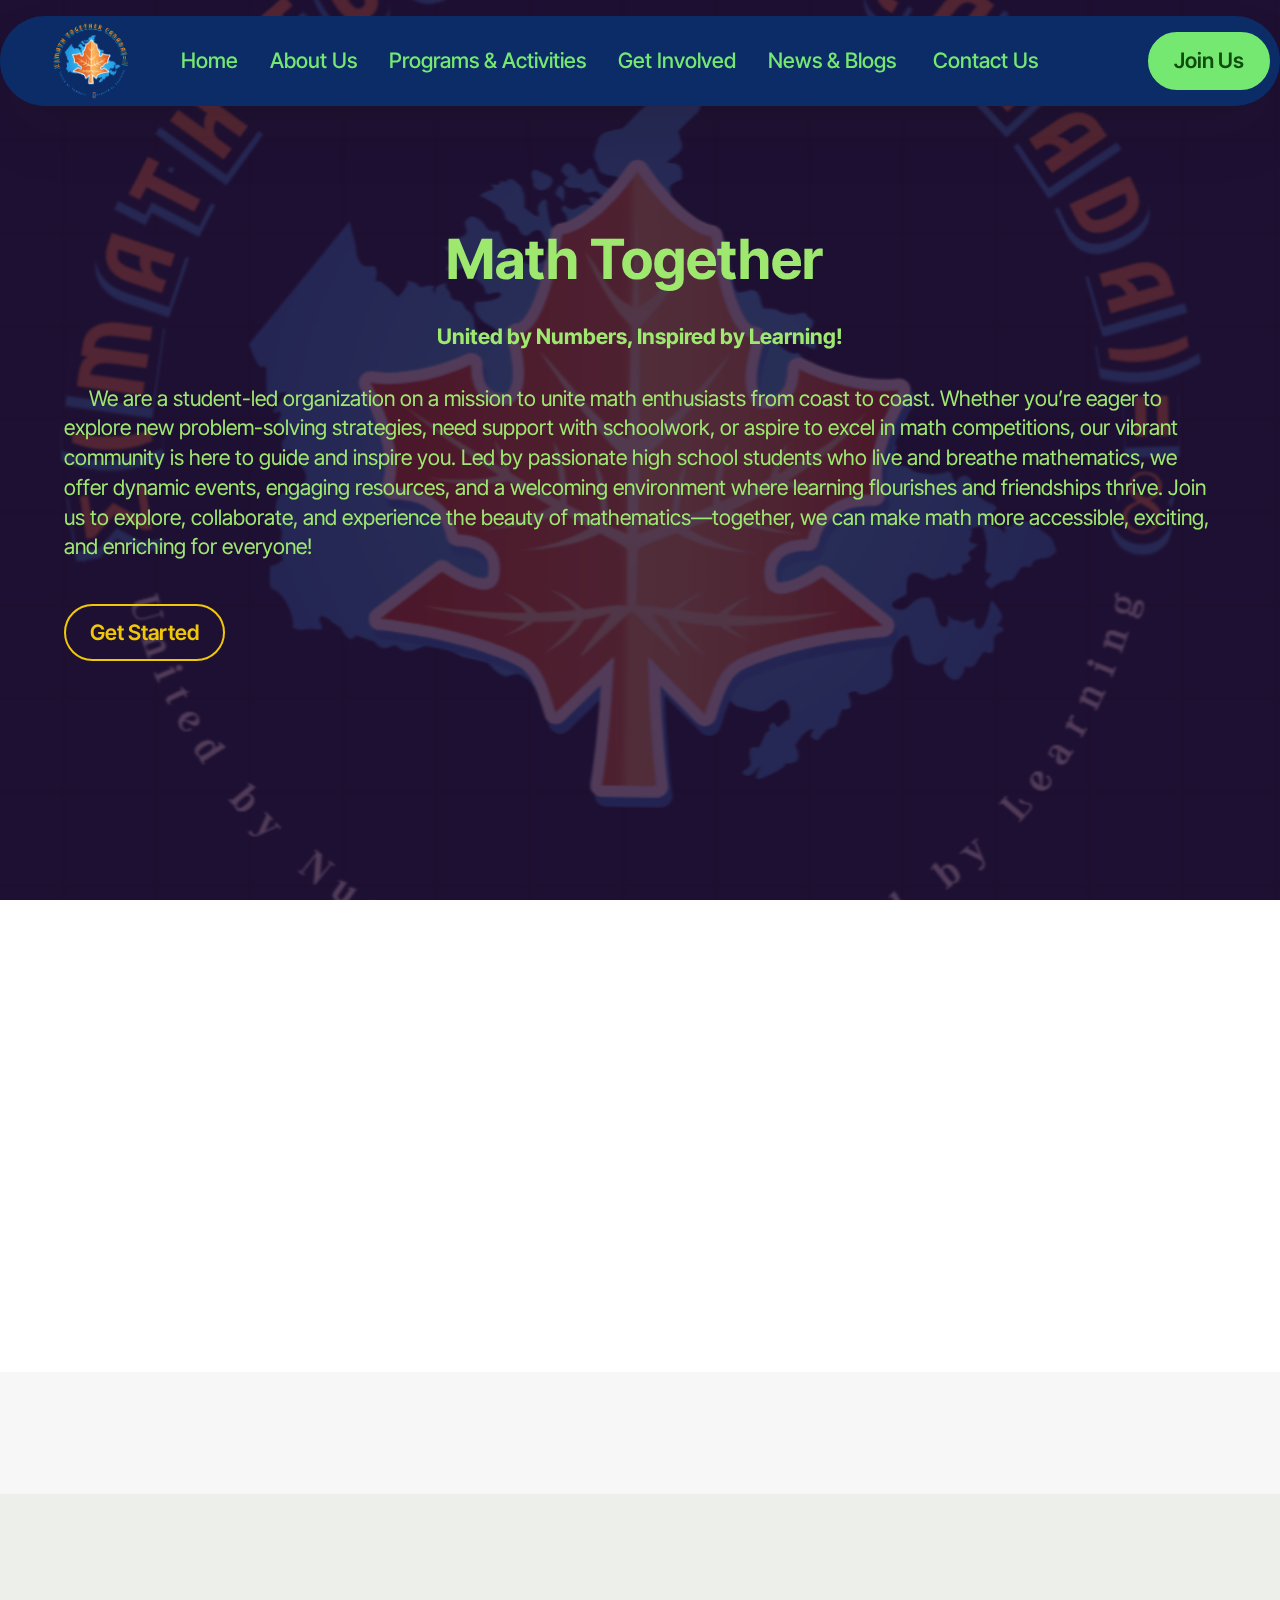
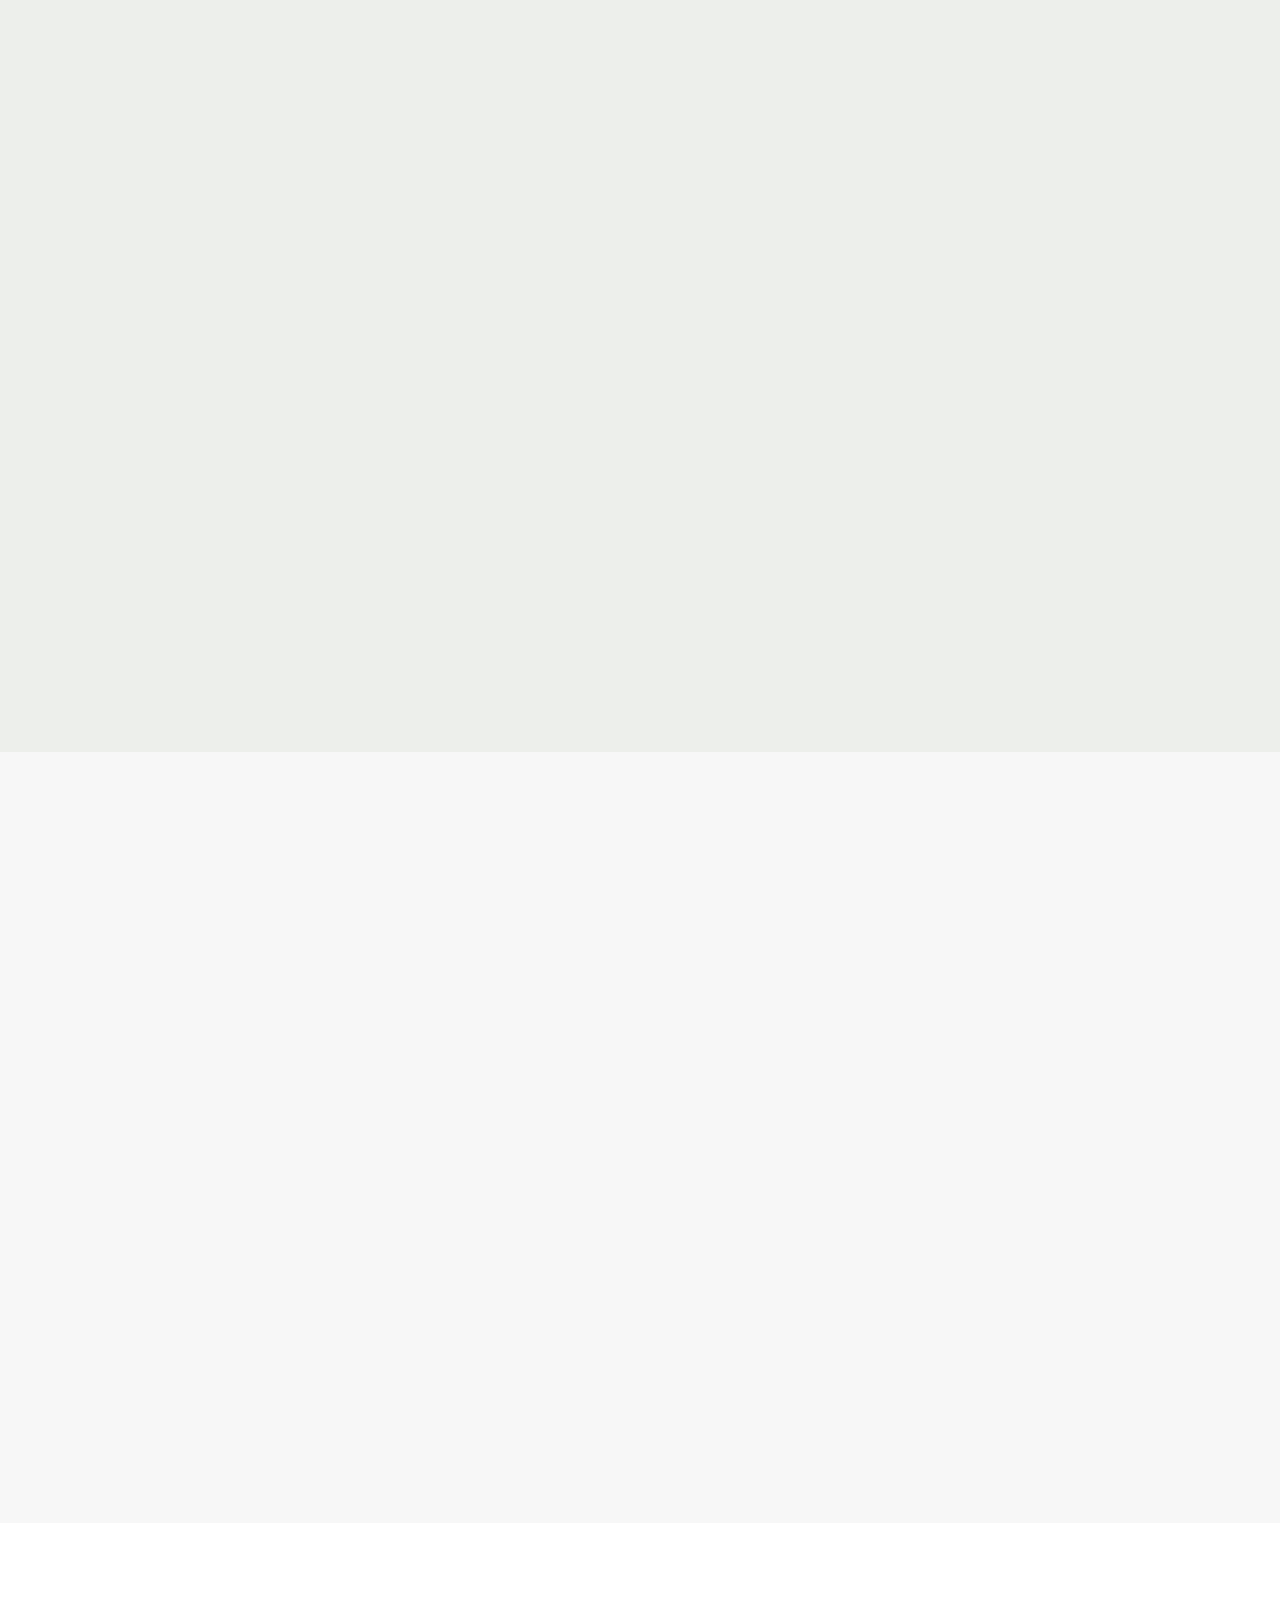
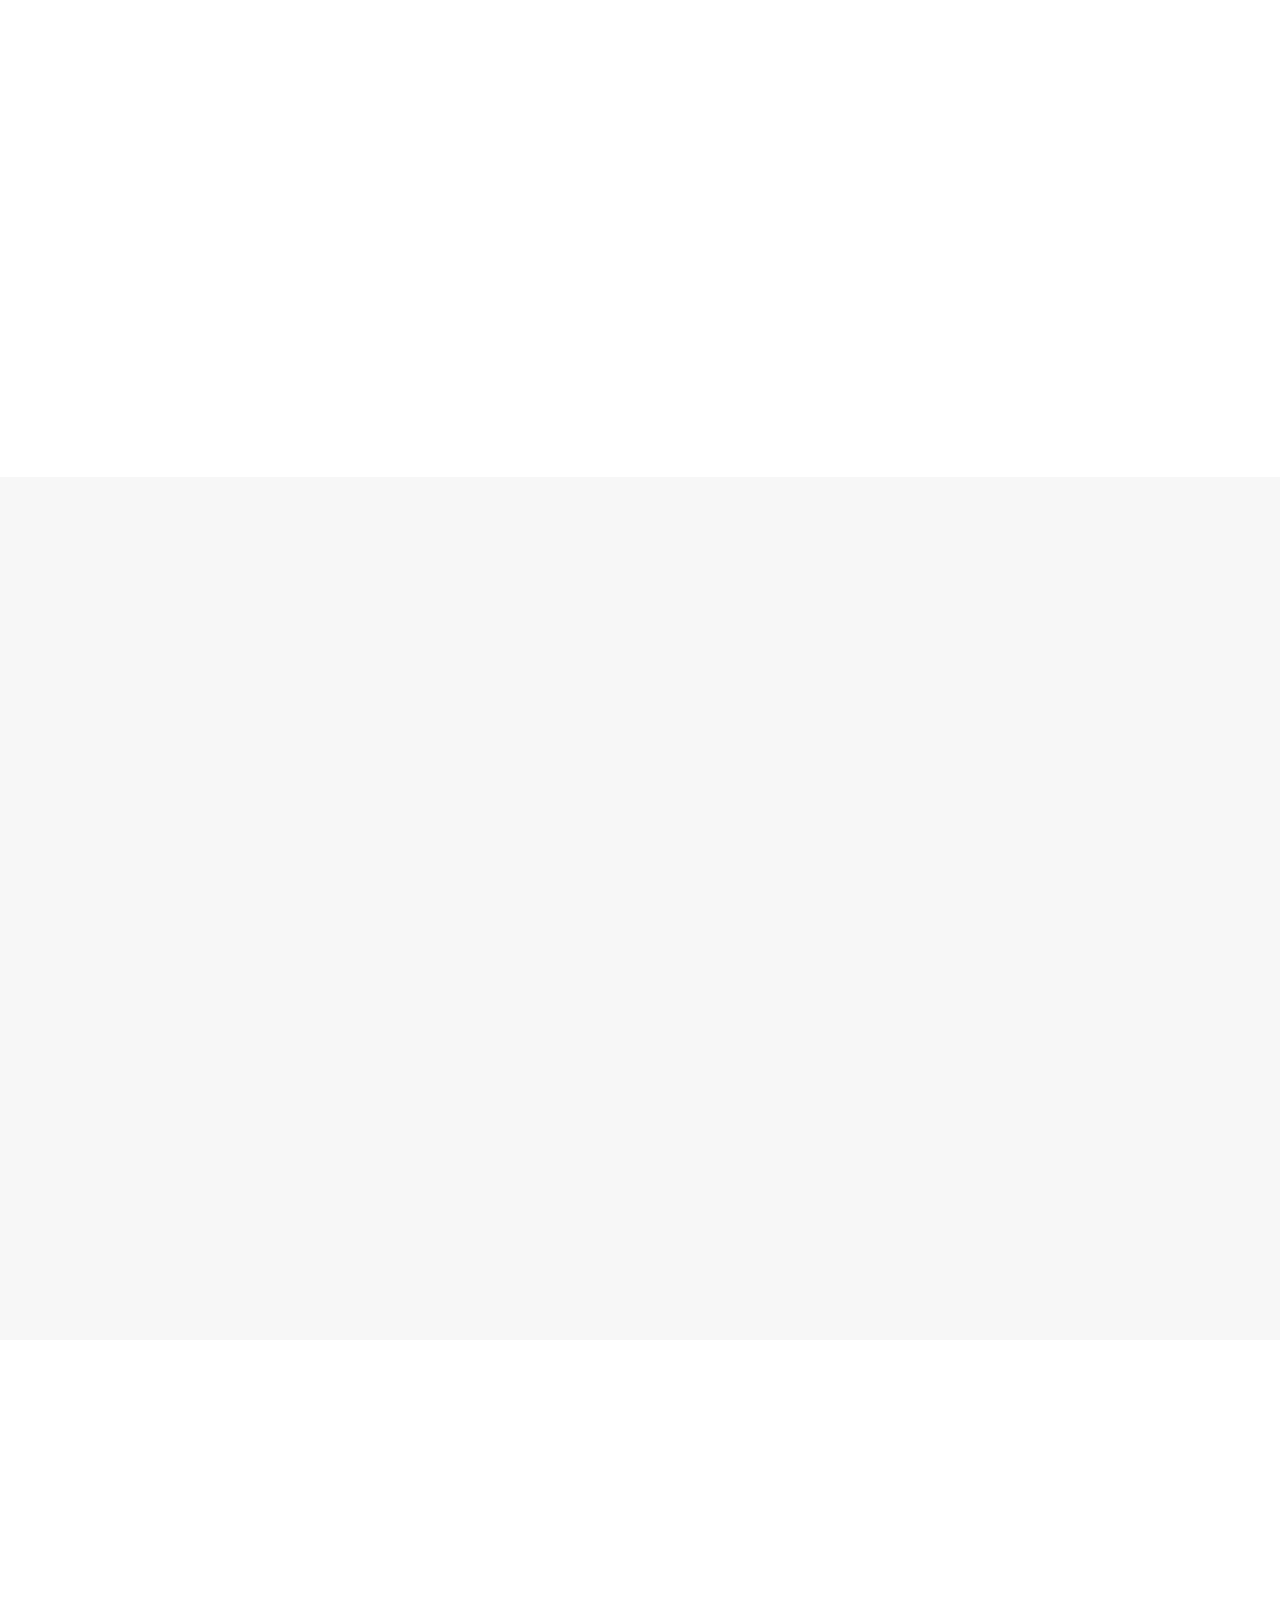
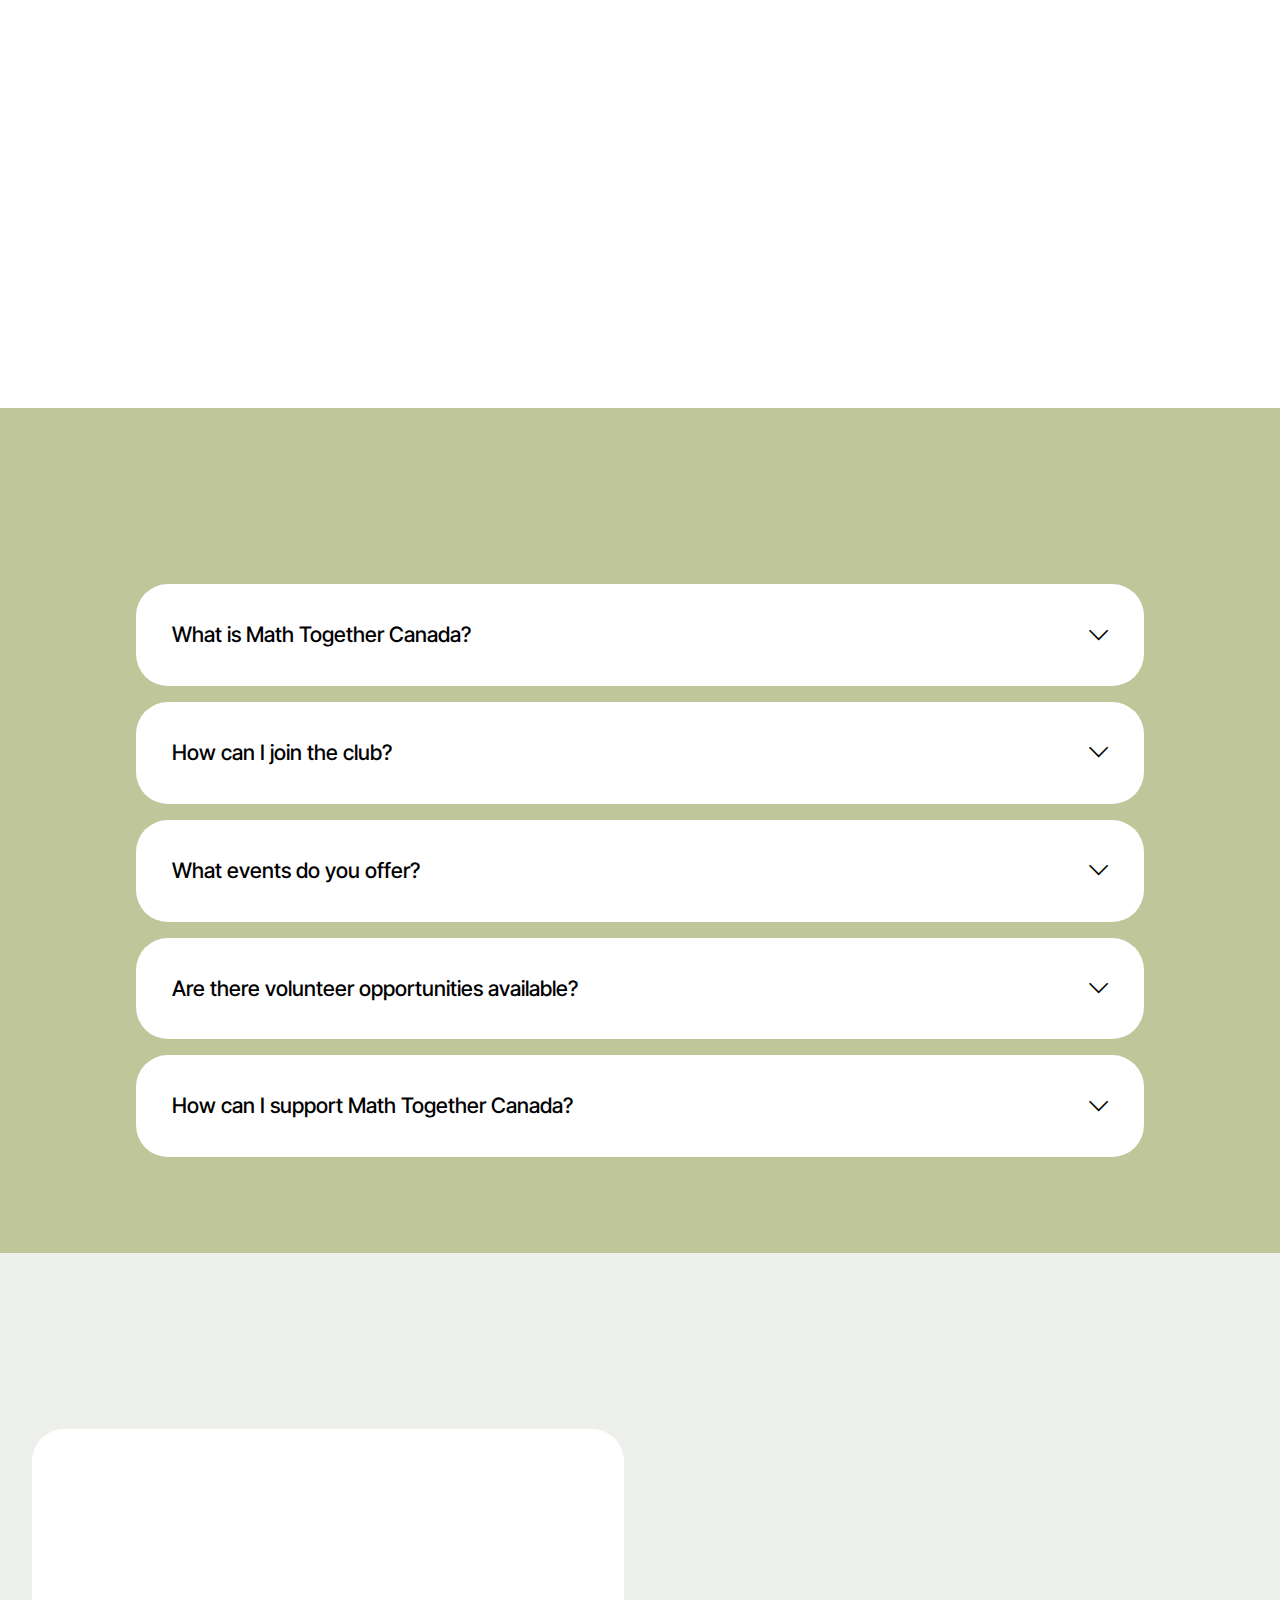
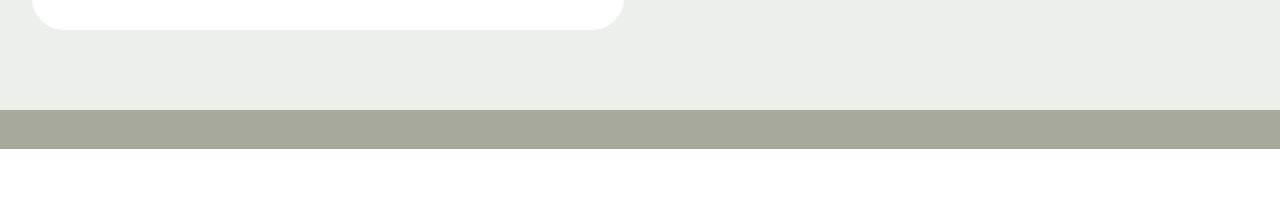
<file: backup.html>
<!DOCTYPE html>
<html  >
<head>
  <!-- Site made with Mobirise Website Builder v5.9.18, https://mobirise.com -->
  <meta charset="UTF-8">
  <meta http-equiv="X-UA-Compatible" content="IE=edge">
  <meta name="generator" content="Mobirise v5.9.18, mobirise.com">
  <meta name="viewport" content="width=device-width, initial-scale=1, minimum-scale=1">
  <link rel="shortcut icon" href="assets/images/fulllogo-transparent-111x89.png" type="image/x-icon">
  <meta name="description" content="Join Math Together Canada for engaging math activities, competitions, and resources to enhance learning and collaboration.">
  
  
  <title>backup</title>
  <link rel="stylesheet" href="assets/web/assets/mobirise-icons2/mobirise2.css">
  <link rel="stylesheet" href="assets/bootstrap/css/bootstrap.min.css">
  <link rel="stylesheet" href="assets/bootstrap/css/bootstrap-grid.min.css">
  <link rel="stylesheet" href="assets/bootstrap/css/bootstrap-reboot.min.css">
  <link rel="stylesheet" href="assets/parallax/jarallax.css">
  <link rel="stylesheet" href="assets/animatecss/animate.css">
  <link rel="stylesheet" href="assets/dropdown/css/style.css">
  <link rel="stylesheet" href="assets/theme/css/style.css">
  <link rel="preload" href="https://fonts.googleapis.com/css2?family=Inter+Tight:wght@400;700&display=swap&display=swap" as="style" onload="this.onload=null;this.rel='stylesheet'">
  <noscript><link rel="stylesheet" href="https://fonts.googleapis.com/css2?family=Inter+Tight:wght@400;700&display=swap&display=swap"></noscript>
  <link rel="preload" as="style" href="assets/mobirise/css/mbr-additional.css?v=SIA58X"><link rel="stylesheet" href="assets/mobirise/css/mbr-additional.css?v=SIA58X" type="text/css">

  
  
  
</head>
<body>
  
  <section data-bs-version="5.1" class="menu menu1 cid-uDp2eUGpVf" once="menu" id="menu01-1f">
	

	<nav class="navbar navbar-dropdown navbar-expand-lg">
		<div class="container">
			<div class="navbar-brand">
				<span class="navbar-logo">
					<a href="index.html">
						<img src="assets/images/fulllogo-transparent-111x89.png" alt=" " style="height: 5rem;">
					</a>
				</span>
				
			</div>
			<button class="navbar-toggler" type="button" data-toggle="collapse" data-bs-toggle="collapse" data-target="#navbarSupportedContent" data-bs-target="#navbarSupportedContent" aria-controls="navbarNavAltMarkup" aria-expanded="false" aria-label="Toggle navigation">
				<div class="hamburger">
					<span></span>
					<span></span>
					<span></span>
					<span></span>
				</div>
			</button>
			<div class="collapse navbar-collapse" id="navbarSupportedContent">
				<ul class="navbar-nav nav-dropdown" data-app-modern-menu="true"><li class="nav-item">
						<a class="nav-link link text-success text-primary display-5" href="index.html">Home<br></a>
					</li><li class="nav-item"><a class="nav-link link text-success text-primary display-5" href="about.html">About Us</a></li><li class="nav-item"><a class="nav-link link text-success text-primary display-5" href="activities.html">Programs &amp; Activities</a></li><li class="nav-item"><a class="nav-link link text-success text-primary display-5" href="getinvolved.html">Get Involved</a></li>
					<li class="nav-item">
						<a class="nav-link link text-success text-primary display-5" href="news.html" aria-expanded="false">News &amp; Blogs</a>
					</li>
					<li class="nav-item">
						<a class="nav-link link text-success text-primary display-5" href="contact.html" target="_blank">&nbsp;Contact Us</a>
					</li></ul>
				
				<div class="navbar-buttons mbr-section-btn"><a class="btn btn-success display-4" href="mailto:info@mathtogether.ca">Join Us</a></div>
			</div>
		</div>
	</nav>
</section>

<section data-bs-version="5.1" class="header18 cid-uDp2eVyjlq mbr-fullscreen mbr-parallax-background" id="header18-1g">
  

  <div class="mbr-overlay" style="opacity: 0.8; background-color: rgb(38, 10, 48);"></div>
  <div class="container-fluid">
    <div class="row">
      <div class="content-wrap col-12 col-md-12">
        <h1 class="mbr-section-title mbr-fonts-style mbr-white mb-4 display-1">
          <strong>Math Together&nbsp;</strong></h1>
        <h2 class="mbr-section-subtitle mbr-fonts-style mbr-white mb-4 display-5"><strong>United by Numbers, Inspired by Learning!</strong></h2>
        <p class="mbr-fonts-style mbr-text mbr-white mb-4 display-5">&nbsp; &nbsp; &nbsp;We are a student-led organization on a mission to unite math enthusiasts from coast to coast. Whether you’re eager to explore new problem-solving strategies, need support with schoolwork, or aspire to excel in math competitions, our vibrant community is here to guide and inspire you. Led by passionate high school students who live and breathe mathematics, we offer dynamic events, engaging resources, and a welcoming environment where learning flourishes and friendships thrive. Join us to explore, collaborate, and experience the beauty of mathematics—together, we can make math more accessible, exciting, and enriching for everyone!&nbsp;<br></p>
        <div class="mbr-section-btn"><a class="btn btn-primary-outline display-4" href="https://mobiri.se">Get Started</a></div>
      </div>
    </div>
  </div>
</section>

<section data-bs-version="5.1" class="gallery07 cid-uDp2eWd2HG" id="gallery07-1h">
  
  
  <div class="container-fluid gallery-wrapper">
    <div class="row justify-content-center">
      <div class="col-12 content-head">
        <div class="mbr-section-head mb-5">
          <h4 class="mbr-section-title mbr-fonts-style align-center mb-0 display-2"><strong>Programs &amp; Activities</strong></h4>
          
        </div>
      </div>
    </div>
    <div class="grid-container">
      <div class="grid-container-3 moving-left" style="transform: translate3d(-200px, 0px, 0px);">
        <div class="grid-item">
          <img src="assets/images/mbr-1024x674.jpg" alt="Mobirise Website Builder">
        </div>
        <div class="grid-item">
          <img src="assets/images/23e81acf485011e4b4235c0c803202e-1-1024x663.png" alt="Mobirise Website Builder">
        </div>
        <div class="grid-item">
          <img src="assets/images/73f1dc2529215305740a7cd79e1251f-2-1024x768.jpeg" alt="Mobirise Website Builder">
        </div>
        <div class="grid-item">
          <img src="assets/images/mbr-760x523.jpg" alt="Mobirise Website Builder">
        </div>
      </div>
    </div>
  </div>
</section>

<section data-bs-version="5.1" class="gallery10 cid-uDp2eWJlRH" id="gallery10-1i">
  


  <div class="container-fluid">

      <div class="loop-container">
        <div class="item display-2" data-linewords="Join the Fun * Explore Math Magic * Connect with Peers * Unlock Your Potential * Challenge Yourself * Become a Leader *" data-direction="-1" data-speed="0.05">☁️ Best offers ☁️ Free delivery ☁️ Perfect design ☁️ Comfort ☁️ Support 24/7 ☁️ Vibes</div>

        <div class="item display-2" data-linewords="Join the Fun * Explore Math Magic * Connect with Peers * Unlock Your Potential * Challenge Yourself * Become a Leader *" data-direction="-1" data-speed="0.05">☁️ Best offers ☁️ Free delivery ☁️ Perfect design ☁️ Comfort ☁️ Support 24/7 ☁️ Vibes</div>
      </div>
    
  </div>
</section>

<section data-bs-version="5.1" class="features03 cid-uDp2eXheNZ" id="features03-1j">
  
  
  <div class="container-fluid">
    <div class="row justify-content-center mb-5">
      <div class="col-12 content-head">
        <div class="mbr-section-head">
          <h4 class="mbr-section-title mbr-fonts-style align-center mb-0 display-2">
            <strong>Latest Buzz</strong>
          </h4>
          
        </div>
      </div>
    </div>
    <div class="row">
      <div class="item features-image col-12 col-md-6 col-lg-3 active">
        <div class="item-wrapper">
          <div class="item-img mb-3">
            <img src="assets/images/photo-1597600159211-d6c104f408d1.jpeg" alt="Mobirise Website Builder" title="">
          </div>
          <div class="item-content align-left">
            <h5 class="item-title mbr-fonts-style mt-0 mb-2 display-5">
              <strong>Math Circle Kicks Off This Month</strong>
            </h5>
            <p class="mbr-text mbr-fonts-style mb-3 display-7">February 10, 2025</p>
            <p class="mbr-text mbr-fonts-style mb-3 display-7">Join us for our exciting Math Circle! Dive into numbers and unleash your inner mathlete. Don't miss out!</p>
            <div class="mbr-section-btn item-footer">
              <a href="" class="btn item-btn btn-primary display-7">Apply</a>
            </div>
          </div>
        </div>
      </div>
      <div class="item features-image col-12 col-md-6 col-lg-3">
        <div class="item-wrapper">
          <div class="item-img mb-3">
            <img src="assets/images/photo-1548690596-f1722c190938.jpeg" alt="Mobirise Website Builder" title="" data-slide-to="1" data-bs-slide-to="1">
          </div>
          <div class="item-content align-left">
            <h5 class="item-title mbr-fonts-style mb-2 mt-0 display-5">
              <strong>Upcoming Competition: Are You Ready?</strong>
            </h5>
            <p class="mbr-text mbr-fonts-style mb-3 display-7">February 15, 2025</p>
            <p class="mbr-text mbr-fonts-style mb-3 display-7">Put your skills to the test! Sign up for our thrilling math competition and show off your genius. Are you in?</p>
            <div class="mbr-section-btn item-footer"><a href="" class="btn item-btn btn-primary display-7">Apply</a></div>
          </div>
        </div>
      </div>
      <div class="item features-image col-12 col-md-6 col-lg-3">
        <div class="item-wrapper">
          <div class="item-img mb-3">
            <img src="assets/images/mbr-578x385.jpg" alt="Mobirise Website Builder" title="" data-slide-to="2" data-bs-slide-to="2">
          </div>
          <div class="item-content align-left">
            <h5 class="item-title mbr-fonts-style mb-2 mt-0 display-5">
              <strong>New Workshops Announced!</strong>
            </h5>
            <p class="mbr-text mbr-fonts-style mb-3 display-7">February 20, 2025</p>
            <p class="mbr-text mbr-fonts-style mb-3 display-7">Get ready to learn and laugh! Our new workshops are designed to make math fun and engaging. Sign up now!</p>
            <div class="mbr-section-btn item-footer">
              <a href="" class="btn item-btn btn-primary display-7">Apply</a>
            </div>
          </div>
        </div>
      </div>
      <div class="item features-image col-12 col-md-6 col-lg-3">
        <div class="item-wrapper">
          <div class="item-img mb-3">
            <img src="assets/images/photo-1581089778245-3ce67677f718.jpeg" alt="Mobirise Website Builder" title="" data-slide-to="2" data-bs-slide-to="2">
          </div>
          <div class="item-content align-left">
            <h5 class="item-title mbr-fonts-style mb-2 mt-0 display-5">
              <strong>Volunteer Opportunities Available!</strong>
            </h5>
            <p class="mbr-text mbr-fonts-style mb-3 display-7">February 25, 2025</p>
            <p class="mbr-text mbr-fonts-style mb-3 display-7">Want to make a difference? Join our team of volunteers and help inspire the next generation of math wizards!</p>
            <div class="mbr-section-btn item-footer"><a href="" class="btn item-btn btn-primary display-7">Apply</a></div>
          </div>
        </div>
      </div>
    </div>
  </div>
</section>

<section data-bs-version="5.1" class="features10 cid-uDp2eY0QqN" id="features010-1k">
  

  
  
  <div class="container">
    
    <div class="row justify-content-center">
      <div class="item features-without-image col-12 col-md-6 col-lg-4">
        <div class="item-wrapper">
          <div class="card-box align-left">
            
            <p class="card-title mbr-fonts-style mb-3 display-5">
              <strong>500+</strong>
            </p>
            <p class="card-text mbr-fonts-style mb-3 display-7">Happy Members</p>
            
          </div>
        </div>
      </div>
      <div class="item features-without-image col-12 col-md-6 col-lg-4">
        <div class="item-wrapper">
          <div class="card-box align-left">
            
            <p class="card-title mbr-fonts-style mb-3 display-2">
              <strong>20+</strong>
            </p>
            <p class="card-text mbr-fonts-style mb-3 display-7">Exciting Events</p>
            
          </div>
        </div>
      </div>
      <div class="item features-without-image col-12 col-md-6 col-lg-4">
        <div class="item-wrapper">
          <div class="card-box align-left">
            
            <p class="card-title mbr-fonts-style mb-3 display-5">
              <strong>100+</strong>
            </p>
            <p class="card-text mbr-fonts-style mb-3 display-7">Math Resources</p>
            
          </div>
        </div>
      </div>
    </div>
  </div>
</section>

<section data-bs-version="5.1" class="people03 cid-uDp2eYGJwH" id="people03-1l">
    
    
    <div class="container-fluid">
        <div class="row justify-content-center">
            <div class="col-12 content-head">
                <div class="mbr-section-head mb-5">
                    <h4 class="mbr-section-title mbr-fonts-style align-center mb-0 display-2">
                        <strong>Meet Us</strong>
                    </h4>
                    
                </div>
            </div>
        </div>
        <div class="row">
            <div class="item features-image col-12 col-md-6 col-lg-3">
                <div class="item-wrapper">
                    <div class="item-img mb-3">
                        <img src="assets/images/b5d8023378e139aa570610ea4cd37a0-470x586.jpg" alt="Mobirise Website Builder" title="">
                    </div>
                    <div class="item-content align-left">
                        <h5 class="item-title mbr-fonts-style display-7"><strong>James Qiu</strong><br>UTS2026</h5>
                        <h6 class="item-subtitle mbr-fonts-style mb-3 display-7">Head of Logistics</h6>
                        <p class="mbr-text mbr-fonts-style mt-3 display-7">&nbsp;&nbsp;</p>
                    </div>
                    
                </div>
            </div>
            <div class="item features-image col-12 col-md-6 col-lg-3">
                <div class="item-wrapper">
                    <div class="item-img mb-3">
                        <img src="assets/images/79c556151b65e1eeb3278b7e5aebff0-334x380.jpg" alt="Mobirise Website Builder" title="">
                    </div>
                    <div class="item-content align-left">
                        <h5 class="item-title mbr-fonts-style display-7">
                            <strong>Perry Dai</strong><br>UTS2027</h5>
                        <h6 class="item-subtitle mbr-fonts-style mb-3 display-7">Head of Logistics</h6>
                        <p class="mbr-text mbr-fonts-style mt-3 display-7">&nbsp;</p>
                    </div>
                    
                </div>
            </div>
            <div class="item features-image col-12 col-md-6 col-lg-3">
                <div class="item-wrapper">
                    <div class="item-img mb-3">
                        <img src="assets/images/3ccbc5d99a35ab01425e021147fda09-520x704.jpg" alt="Mobirise Website Builder" title="">
                    </div>
                    <div class="item-content align-left">
                        <h5 class="item-title mbr-fonts-style display-7">
                            <strong>Michael Sun</strong><br>APPLEBY 2027</h5>
                        <h6 class="item-subtitle mbr-fonts-style mb-3 display-7">Head of Logistics</h6>
                        <p class="mbr-text mbr-fonts-style mt-3 display-7">&nbsp;
                        </p>
                    </div>
                    
                </div>
            </div>
            <div class="item features-image col-12 col-md-6 col-lg-3">
                <div class="item-wrapper">
                    <div class="item-img mb-3">
                       <img src="assets/images/b830a4e14dae6312644e67661210c5a-726x989.jpg" alt="Mobirise Website Builder" title="" data-slide-to="3" data-bs-slide-to="3">
                    </div>
                    <div class="item-content align-left">
                        <h5 class="item-title mbr-fonts-style display-7"><strong>Kaylyn Zhang</strong></h5>
                        <h6 class="item-subtitle mbr-fonts-style mb-3 display-7">UTS 2028<br>Head of Logistics</h6>
                        <p class="mbr-text mbr-fonts-style mt-3 display-7">&nbsp;
                        </p>
                    </div>
                    
                </div>
            </div>
        </div>
    </div>
</section>

<section data-bs-version="5.1" class="article4 cid-uDp2eZmPwb" id="article04-1m">
	

	
	

	<div class="container">
		<div class="row justify-content-center">
			<div class="col-12 col-md-12 col-lg-6 image-wrapper">
				<img class="w-100" src="assets/images/photo-1630983358494-96012d838b84.jpeg" alt="Mobirise Website Builder">
			</div>
			<div class="col-12 col-md-12 col-lg">
				<div class="text-wrapper align-left">
					<h1 class="mbr-section-title mbr-fonts-style mb-4 display-2">
						<strong>Join the Math Revolution</strong>
					</h1>
					<p class="mbr-text mbr-fonts-style mb-3 display-7">At Math Together Canada, we believe that math is not just a subject; it's a thrilling adventure! Our mission is to ignite a passion for mathematics in every student, turning the mundane into the extraordinary. We’re here to make math fun, engaging, and accessible for everyone!</p>

					<p class="mbr-text mbr-fonts-style mb-3 display-7">Our team is dedicated to creating a supportive community where learners of all ages can explore the wonders of math. Whether you're a math whiz or just starting out, we have something for you!</p>
					<p class="mbr-text mbr-fonts-style mb-3 display-7">So, what are you waiting for? Dive into the world of numbers and join us on this exhilarating journey!</p>
					<div class="mbr-section-btn mt-3"><a class="btn btn-lg btn-primary display-7" href="https://mobiri.se">Sign Up Now!</a></div>
				</div>
			</div>
		</div>
	</div>
</section>

<section data-bs-version="5.1" class="video04 cid-uDp2f01liq" id="video04-1n">
    
    
    <div class="container-fluid">
        <div class="mbr-section-head mb-5">
            <h4 class="mbr-section-title mbr-fonts-style mb-0 mt-0 display-2"><strong>Highlights</strong></h4>
            <h5 class="mbr-section-subtitle mbr-fonts-style mt-4 display-5">&nbsp;a fun &amp; challenging charity math contest in support of SickKids!</h5>
        </div>
        <div class="row justify-content-center">
            <div class="col-12 col-md-7 video-block">
                <div class="video-wrapper"><iframe class="mbr-embedded-video" src="https://www.youtube.com/embed/_ny5vafUMcE?rel=0&amp;amp;mute=1&amp;showinfo=0&amp;autoplay=1&amp;loop=1&amp;playlist=_ny5vafUMcE" width="1280" height="720" frameborder="0" allowfullscreen></iframe></div>
                <p class="mbr-text mt-3 mbr-fonts-style display-4">Join us on Sept. 7th 2024 for a fun &amp; challenging math contest in support of SickKids! Registration is free, but we encourage you to donate to SickKids. Finally,&nbsp; $2, 390 Raised!</p>
            </div>
        </div>
    </div>
</section>

<section data-bs-version="5.1" class="people05 cid-uDp2f0AEFd" id="people05-1o">
	

	
	
	<div class="container">
		<div class="row mb-5 justify-content-center">
			<div class="col-12 mb-0 content-head">
				<h3 class="mbr-section-title mbr-fonts-style align-center mb-0 display-2">
					<strong>Cheers!</strong>
				</h3>
				
			</div>
		</div>
		<div class="row">
			
			
			<div class="item features-without-image col-12 col-md-6 col-lg-4 active">
				<div class="item-wrapper">
					<div class="card-box align-left">
						<p class="card-text mbr-fonts-style display-7">The workshops are a game-changer!</p>
						<div class="img-wrapper mt-4 mb-3">
							<img src="assets/images/photo-1676385901160-a86dc9ccdfe1.jpeg" data-slide-to="0" data-bs-slide-to="0" alt="">
						</div>
						<h5 class="card-title mbr-fonts-style display-7">
							<strong>Sarah Lee</strong>
						</h5>
					</div>
				</div>
			</div><div class="item features-without-image col-12 col-md-6 col-lg-4">
				<div class="item-wrapper">
					<div class="card-box align-left">
						<p class="card-text mbr-fonts-style display-7">The workshops are a game-changer!</p>
						<div class="img-wrapper mt-4 mb-3">
							<img src="assets/images/photo-1676385901160-a86dc9ccdfe1.jpeg" data-slide-to="1" data-bs-slide-to="1" alt="">
						</div>
						<h5 class="card-title mbr-fonts-style display-7">
							<strong>Sarah Lee</strong>
						</h5>
					</div>
				</div>
			</div><div class="item features-without-image col-12 col-md-6 col-lg-4">
				<div class="item-wrapper">
					<div class="card-box align-left">
						<p class="card-text mbr-fonts-style display-7">The workshops are a game-changer!</p>
						<div class="img-wrapper mt-4 mb-3">
							<img src="assets/images/photo-1676385901160-a86dc9ccdfe1.jpeg" data-slide-to="3" data-bs-slide-to="3" alt="">
						</div>
						<h5 class="card-title mbr-fonts-style display-7">
							<strong>Sarah Lee</strong>
						</h5>
					</div>
				</div>
			</div>
			<div class="item features-without-image col-12 col-md-6 col-lg-4">
				<div class="item-wrapper">
					<div class="card-box align-left">
						<p class="card-text mbr-fonts-style display-7">I found my math tribe here!</p>
						<div class="img-wrapper mt-4 mb-3">
							<img src="assets/images/photo-1509988892867-8bf3ee9e3afa.jpeg" data-slide-to="4" data-bs-slide-to="4" alt="">
						</div>
						<h5 class="card-title mbr-fonts-style display-7">
							<strong>David Brown</strong>
						</h5>
					</div>
				</div>
			</div>
			<div class="item features-without-image col-12 col-md-6 col-lg-4">
				<div class="item-wrapper">
					<div class="card-box align-left">
						<p class="card-text mbr-fonts-style display-7">Math Together Canada rocks!</p>
						<div class="img-wrapper mt-4 mb-3">
							<img src="assets/images/photo-1677520338280-664ae23816eb.jpeg" data-slide-to="5" data-bs-slide-to="5" alt="">
						</div>
						<h5 class="card-title mbr-fonts-style display-7">
							<strong>Jessica Taylor</strong>
						</h5>
					</div>
				</div>
			</div>
			<div class="item features-without-image col-12 col-md-6 col-lg-4">
				<div class="item-wrapper">
					<div class="card-box align-left">
						<p class="card-text mbr-fonts-style display-7">I love the competitions! They’re intense!</p>
						<div class="img-wrapper mt-4 mb-3">
							<img src="assets/images/photo-1586185018558-ea8f4b4c514f.jpeg" data-slide-to="6" data-bs-slide-to="6" alt="">
						</div>
						<h5 class="card-title mbr-fonts-style display-7">
							<strong>Chris Evans</strong>
						</h5>
					</div>
				</div>
			</div>
		</div>
	</div>
</section>

<section data-bs-version="5.1" class="list1 cid-uDp2f1oYvm" id="list01-1p">
    
    
    <div class="container">
        <div class="row justify-content-center">
            <div class="col-12 col-md-12 col-lg-10 m-auto">
                <div class="content">
                    <div class="row justify-content-center mb-5">
                        <div class="col-12 content-head">
                            <div class="mbr-section-head">
                                <h4 class="mbr-section-title mbr-fonts-style align-center mb-0 display-2">
                                    <strong>Math Queries Unleashed!</strong>
                                </h4>
                                
                            </div>
                        </div>
                    </div>
                    <div id="bootstrap-accordion_42" class="panel-group accordionStyles accordion" role="tablist" aria-multiselectable="true">
                        <div class="card">
                            <div class="card-header" role="tab" id="headingOne">
                                <a role="button" class="panel-title collapsed" data-toggle="collapse" data-bs-toggle="collapse" data-core="" href="#collapse1_42" aria-expanded="false" aria-controls="collapse1">
                                    <h6 class="panel-title-edit mbr-semibold mbr-fonts-style mb-0 display-5">What is Math Together Canada?</h6>
                                    <span class="sign mbr-iconfont mobi-mbri-arrow-down"></span>
                                </a>
                            </div>
                            <div id="collapse1_42" class="panel-collapse noScroll collapse" role="tabpanel" aria-labelledby="headingOne" data-parent="#accordion" data-bs-parent="#bootstrap-accordion_42">
                                <div class="panel-body">
                                    <p class="mbr-fonts-style panel-text display-7">We’re a vibrant community dedicated to making math fun and engaging for everyone!</p>
                                </div>
                            </div>
                        </div>
                        <div class="card">
                            <div class="card-header" role="tab" id="headingOne">
                                <a role="button" class="panel-title collapsed" data-toggle="collapse" data-bs-toggle="collapse" data-core="" href="#collapse2_42" aria-expanded="false" aria-controls="collapse2">
                                    <h6 class="panel-title-edit mbr-semibold mbr-fonts-style mb-0 display-5">How can I join the club?</h6>
                                    <span class="sign mbr-iconfont mobi-mbri-arrow-down"></span>
                                </a>
                            </div>
                            <div id="collapse2_42" class="panel-collapse noScroll collapse" role="tabpanel" aria-labelledby="headingOne" data-parent="#accordion" data-bs-parent="#bootstrap-accordion_42">
                                <div class="panel-body">
                                    <p class="mbr-fonts-style panel-text display-7">Simply click the 'Join Us' button and fill out the form!</p>
                                </div>
                            </div>
                        </div>
                        <div class="card">
                            <div class="card-header" role="tab" id="headingOne">
                                <a role="button" class="panel-title collapsed" data-toggle="collapse" data-bs-toggle="collapse" data-core="" href="#collapse3_42" aria-expanded="false" aria-controls="collapse3">
                                    <h6 class="panel-title-edit mbr-semibold mbr-fonts-style mb-0 display-5">What events do you offer?</h6>
                                    <span class="sign mbr-iconfont mobi-mbri-arrow-down"></span>
                                </a>
                            </div>
                            <div id="collapse3_42" class="panel-collapse noScroll collapse" role="tabpanel" aria-labelledby="headingOne" data-parent="#accordion" data-bs-parent="#bootstrap-accordion_42">
                                <div class="panel-body">
                                    <p class="mbr-fonts-style panel-text display-7">From math circles to competitions, we have it all!</p>
                                </div>
                            </div>
                        </div>
                        <div class="card">
                            <div class="card-header" role="tab" id="headingOne">
                                <a role="button" class="panel-title collapsed" data-toggle="collapse" data-bs-toggle="collapse" data-core="" href="#collapse4_42" aria-expanded="false" aria-controls="collapse4">
                                    <h6 class="panel-title-edit mbr-semibold mbr-fonts-style mb-0 display-5">Are there volunteer opportunities available?</h6>
                                    <span class="sign mbr-iconfont mobi-mbri-arrow-down"></span>
                                </a>
                            </div>
                            <div id="collapse4_42" class="panel-collapse noScroll collapse" role="tabpanel" aria-labelledby="headingOne" data-parent="#accordion" data-bs-parent="#bootstrap-accordion_42">
                                <div class="panel-body">
                                    <p class="mbr-fonts-style panel-text display-7">Absolutely! We love volunteers who share our passion for math!</p>
                                </div>
                            </div>
                        </div>
                        <div class="card">
                            <div class="card-header" role="tab" id="headingOne">
                                <a role="button" class="panel-title collapsed" data-toggle="collapse" data-bs-toggle="collapse" data-core="" href="#collapse5_42" aria-expanded="false" aria-controls="collapse5">
                                    <h6 class="panel-title-edit mbr-semibold mbr-fonts-style mb-0 display-5">How can I support Math Together Canada?</h6>
                                    <span class="sign mbr-iconfont mobi-mbri-arrow-down"></span>
                                </a>
                            </div>
                            <div id="collapse5_42" class="panel-collapse noScroll collapse" role="tabpanel" aria-labelledby="headingOne" data-parent="#accordion" data-bs-parent="#bootstrap-accordion_42">
                                <div class="panel-body">
                                    <p class="mbr-fonts-style panel-text display-7">You can donate, volunteer, or spread the word!</p>
                                </div>
                            </div>
                        </div>
                        
                    </div>
                </div>
            </div>
        </div>
    </div>
</section>

<section data-bs-version="5.1" class="contacts02 map1 cid-uDp2f28ZVE" id="contacts02-1q">

    

    
    <div class="container">
        <div class="row justify-content-center">
            <div class="col-12 content-head">
                <div class="mbr-section-head mb-5">
                    <h3 class="mbr-section-title mbr-fonts-style align-center mb-0 display-2">
                        <strong>Contacts</strong>
                    </h3>
                    
                </div>
            </div>
        </div>
        <div class="row justify-content-center">
            <div class="card col-12 col-md-12 col-lg-6">
                <div class="card-wrapper">
                    <div class="text-wrapper">
                        <h5 class="cardTitle mbr-fonts-style mb-2 display-5">
                            <strong>Contact Us</strong>
                        </h5>
                        <ul class="list mbr-fonts-style display-7">
                            <li class="mbr-text item-wrap">Phone: <a href="tel:+12345678910" class="text-primary">0 (800) 123 45
                                    67</a></li>
                            <li class="mbr-text item-wrap">WhatsApp: <a href="tel:+12345678910" class="text-primary">0 (800) 123
                                    45 67</a></li>
                            <li class="mbr-text item-wrap">Email: <a href="mailto:info@site.com" class="text-primary">info@site.com</a></li>
                            <li class="mbr-text item-wrap">Address: 350 5th Ave, New York, NY 10118</li>
                            <li class="mbr-text item-wrap">Working hours: 9:00AM - 6:00PM</li>
                        </ul>
                    </div>
                </div>
            </div>
            <div class="map-wrapper col-md-12 col-lg-6">
                <div class="google-map"><iframe frameborder="0" style="border:0" src="https://www.google.com/maps/embed?pb=!1m14!1m8!1m3!1d6045.3003145248895!2d-73.9884657!3d40.7477229!3m2!1i1024!2i768!4f13.1!3m3!1m2!1s0x89c259a9ac1f1b85%3A0x7e33d1c0e7af3be4!2zMzUwIDV0aCBBdmUsIE5ldyBZb3JrLCBOWSAxMDExOCwg0KHQqNCQ!5e0!3m2!1sru!2sru!4v1689597362021!5m2!1sen!2sen" allowfullscreen=""></iframe></div>
            </div>
        </div>
    </div>
</section>

<section data-bs-version="5.1" class="footer2 cid-uDp2f2QD8g" once="footers" id="footer02-1r">
    

    
    

    <div class="container">
        <div class="row">
            <div class="col-12 col-lg-6 center mt-2 mb-3">
                <p class="mbr-fonts-style copyright mb-0 display-7">© 2025 Math Together Canada. All rights reserved.</p>
            </div>
            <div class="col-12 col-lg-6 center">
                <div class="row-links mt-2 mb-3">
                    <ul class="row-links-soc">
                        
                        
                        
                        
                    <li class="row-links-soc-item mbr-fonts-style display-7">
                            <a href="#" class="text-white">Privacy</a>
                        </li><li class="row-links-soc-item mbr-fonts-style display-7">
                            <a href="#" class="text-white">Terms</a>
                        </li><li class="row-links-soc-item mbr-fonts-style display-7">
                            <a href="#" class="text-white">Support</a>
                        </li><li class="row-links-soc-item mbr-fonts-style display-7">
                            <a href="#" class="text-white">Contact</a>
                        </li></ul>
                </div>
            </div>
        </div>
    </div>
</section><section class="display-7" style="padding: 0;align-items: center;justify-content: center;flex-wrap: wrap;    align-content: center;display: flex;position: relative;height: 4rem;"><a href="https://mobiri.se/3778927" style="flex: 1 1;height: 4rem;position: absolute;width: 100%;z-index: 1;"><img alt="" style="height: 4rem;" src="[data-uri]"></a><p style="margin: 0;text-align: center;" class="display-7">&#8204;</p><a style="z-index:1" href="https://mobirise.com"> Website Building Software</a></section><script src="assets/bootstrap/js/bootstrap.bundle.min.js"></script>  <script src="assets/parallax/jarallax.js"></script>  <script src="assets/smoothscroll/smooth-scroll.js"></script>  <script src="assets/ytplayer/index.js"></script>  <script src="assets/dropdown/js/navbar-dropdown.js"></script>  <script src="assets/scrollgallery/scroll-gallery.js"></script>  <script src="assets/mbr-switch-arrow/mbr-switch-arrow.js"></script>  <script src="assets/theme/js/script.js"></script>  
  
  
 <div id="scrollToTop" class="scrollToTop mbr-arrow-up"><a style="text-align: center;"><i class="mbr-arrow-up-icon mbr-arrow-up-icon-cm cm-icon cm-icon-smallarrow-up"></i></a></div>
    <input name="animation" type="hidden">
  </body>
</html>
</file>
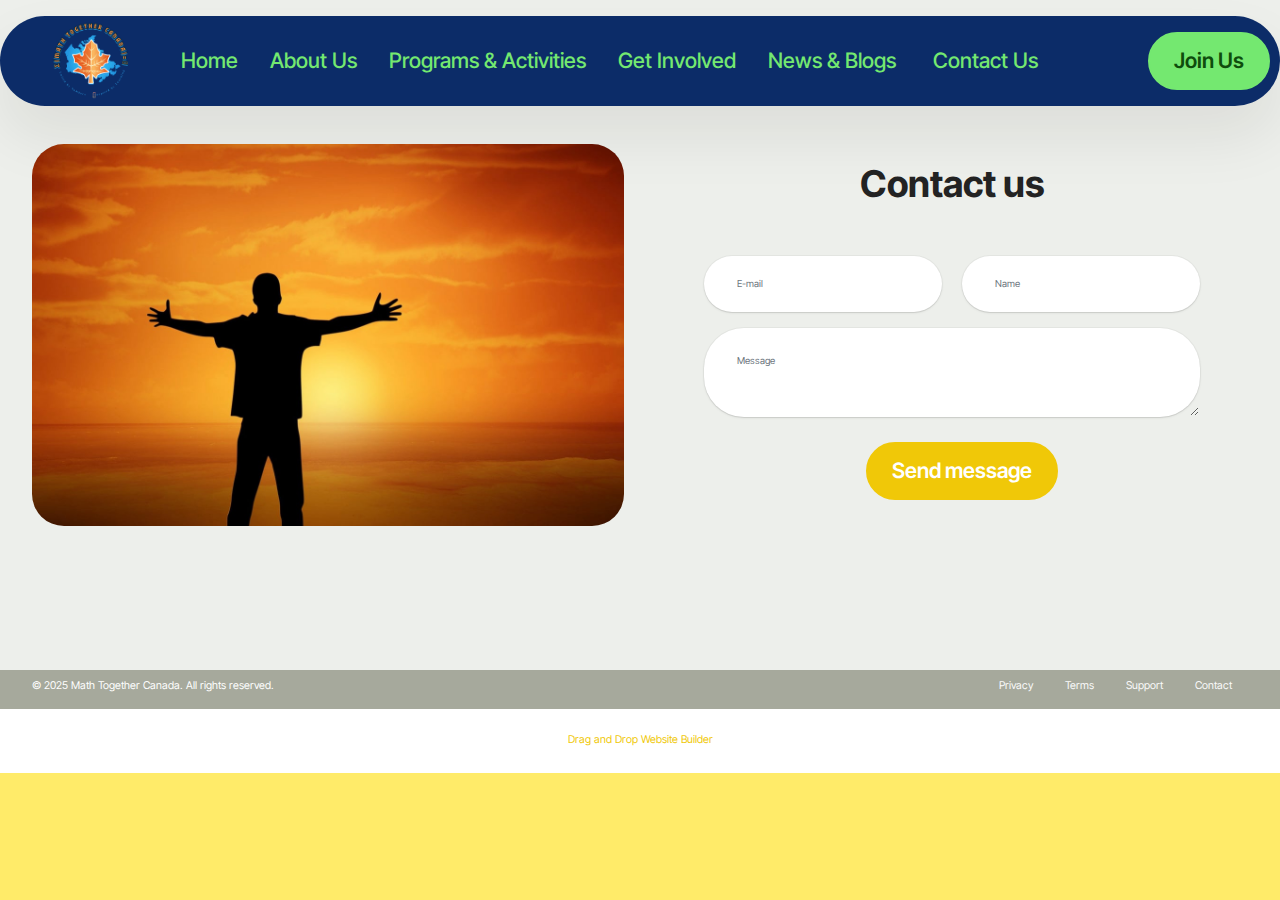
<file: contact.html>
<!DOCTYPE html>
<html  >
<head>
  <!-- Site made with Mobirise Website Builder v5.9.18, https://mobirise.com -->
  <meta charset="UTF-8">
  <meta http-equiv="X-UA-Compatible" content="IE=edge">
  <meta name="generator" content="Mobirise v5.9.18, mobirise.com">
  <meta name="viewport" content="width=device-width, initial-scale=1, minimum-scale=1">
  <link rel="shortcut icon" href="assets/images/fulllogo-transparent-111x89.png" type="image/x-icon">
  <meta name="description" content="Join Math Together Canada for engaging math activities, competitions, and resources to enhance learning and collaboration.">
  
  
  <title>contact us</title>
  <link rel="stylesheet" href="assets/web/assets/mobirise-icons2/mobirise2.css">
  <link rel="stylesheet" href="assets/bootstrap/css/bootstrap.min.css">
  <link rel="stylesheet" href="assets/bootstrap/css/bootstrap-grid.min.css">
  <link rel="stylesheet" href="assets/bootstrap/css/bootstrap-reboot.min.css">
  <link rel="stylesheet" href="assets/animatecss/animate.css">
  <link rel="stylesheet" href="assets/dropdown/css/style.css">
  <link rel="stylesheet" href="assets/theme/css/style.css">
  <link rel="preload" href="https://fonts.googleapis.com/css2?family=Inter+Tight:wght@400;700&display=swap&display=swap" as="style" onload="this.onload=null;this.rel='stylesheet'">
  <noscript><link rel="stylesheet" href="https://fonts.googleapis.com/css2?family=Inter+Tight:wght@400;700&display=swap&display=swap"></noscript>
  <link rel="preload" as="style" href="assets/mobirise/css/mbr-additional.css?v=cHAuMP"><link rel="stylesheet" href="assets/mobirise/css/mbr-additional.css?v=cHAuMP" type="text/css">

  
  
  
</head>
<body>
  
  <section data-bs-version="5.1" class="menu menu1 cid-uDLv0Myb4j" once="menu" id="menu01-1w">
	

	<nav class="navbar navbar-dropdown navbar-expand-lg">
		<div class="container">
			<div class="navbar-brand">
				<span class="navbar-logo">
					<a href="index.html">
						<img src="assets/images/fulllogo-transparent-111x89.png" alt=" " style="height: 5rem;">
					</a>
				</span>
				
			</div>
			<button class="navbar-toggler" type="button" data-toggle="collapse" data-bs-toggle="collapse" data-target="#navbarSupportedContent" data-bs-target="#navbarSupportedContent" aria-controls="navbarNavAltMarkup" aria-expanded="false" aria-label="Toggle navigation">
				<div class="hamburger">
					<span></span>
					<span></span>
					<span></span>
					<span></span>
				</div>
			</button>
			<div class="collapse navbar-collapse" id="navbarSupportedContent">
				<ul class="navbar-nav nav-dropdown" data-app-modern-menu="true"><li class="nav-item">
						<a class="nav-link link text-success text-primary display-5" href="index.html">Home<br></a>
					</li><li class="nav-item"><a class="nav-link link text-success text-primary display-5" href="about.html">About Us</a></li><li class="nav-item"><a class="nav-link link text-success text-primary display-5" href="activities.html">Programs &amp; Activities</a></li><li class="nav-item"><a class="nav-link link text-success text-primary display-5" href="getinvolved.html">Get Involved</a></li>
					<li class="nav-item">
						<a class="nav-link link text-success text-primary display-5" href="news.html" aria-expanded="false">News &amp; Blogs</a>
					</li>
					<li class="nav-item">
						<a class="nav-link link text-success text-primary display-5" href="contact.html" target="_blank">&nbsp;Contact Us</a>
					</li></ul>
				
				<div class="navbar-buttons mbr-section-btn"><a class="btn btn-success display-4" href="mailto:info@mathtogether.ca">Join Us</a></div>
			</div>
		</div>
	</nav>
</section>

<section data-bs-version="5.1" class="form03 cid-uDPFPzHj7F" id="form03-2b">
    

    

    <div class="container">
        <div class="row justify-content-center">
            <div class="col-12 col-lg item-wrapper">
                <div class="mbr-section-head mb-5">
                    <h3 class="mbr-section-title mbr-fonts-style align-center mb-0 display-2">
                        <strong>Contact us</strong>
                    </h3>
                    
                </div>
                <div class="col-lg-12 mx-auto mbr-form" data-form-type="formoid">
                    <form action="https://mobirise.eu/" method="POST" class="mbr-form form-with-styler" data-form-title="Form Name"><input type="hidden" name="email" data-form-email="true" value="pD26C/XBlRNgSSdhVwgPcQyOwWokdJyYv3akD/Ok42T7DckMcR9RYADLGhe71fGdEj/B3MvnHYxIjGPYfsgLzsIkAfm+azogbTTh58cWDyo5/AyhScADAen9DED/epJq.kRC458ttdM39Zov2Mkr60oViabfBMyqwcAFauI5PqxfPnRdP8z8VRkM2C3WlhCk3yQf6epI4RP1MEHAMWAiqgcBx9gQOKK7WBdrJYWQ+iNnEEnnJj3eJpCu7Cy6HEcK/">
                        <div class="row">
                            <div hidden="hidden" data-form-alert="" class="alert alert-success col-12">Thanks for filling out the form!</div>
                            <div hidden="hidden" data-form-alert-danger="" class="alert alert-danger col-12">
                                Oops...! some problem!
                            </div>
                        </div>
                        <div class="dragArea row">
                            <div class="col-md col-sm-12 form-group mb-3 mb-3" data-for="name">
                                <input type="text" name="name" placeholder="Name" data-form-field="name" class="form-control" value="" id="name-form03-2b">
                            </div>
                            <div class="col-md col-sm-12 form-group mb-3 mb-3" data-for="email">
                                <input type="email" name="email" placeholder="E-mail" data-form-field="email" class="form-control" value="" id="email-form03-2b">
                            </div>
                            
                            <div class="col-12 form-group mb-3 mb-3" data-for="textarea">
                                <textarea name="textarea" placeholder="Message" data-form-field="textarea" class="form-control" id="textarea-form03-2b"></textarea>
                            </div>
                            <div class="col-lg-12 col-md-12 col-sm-12 align-center mbr-section-btn"><button type="submit" class="btn btn-primary display-4">
                                    Send message
                                </button></div>
                        </div>
                    </form>
                </div>


            </div>
            <div class="col-12 col-lg-6">
                <div class="image-wrapper">
                    <img class="w-100" src="assets/images/mbr-1256x810.jpg" alt="Mobirise Website Builder">
                </div>
            </div>

        </div>
    </div>
</section>

<section data-bs-version="5.1" class="footer2 cid-uDLv0UsuWT" once="footers" id="footer02-27">
    

    
    

    <div class="container">
        <div class="row">
            <div class="col-12 col-lg-6 center mt-2 mb-3">
                <p class="mbr-fonts-style copyright mb-0 display-7">© 2025 Math Together Canada. All rights reserved.</p>
            </div>
            <div class="col-12 col-lg-6 center">
                <div class="row-links mt-2 mb-3">
                    <ul class="row-links-soc">
                        
                        
                        
                        
                    <li class="row-links-soc-item mbr-fonts-style display-7">
                            <a href="#" class="text-white">Privacy</a>
                        </li><li class="row-links-soc-item mbr-fonts-style display-7">
                            <a href="#" class="text-white">Terms</a>
                        </li><li class="row-links-soc-item mbr-fonts-style display-7">
                            <a href="#" class="text-white">Support</a>
                        </li><li class="row-links-soc-item mbr-fonts-style display-7">
                            <a href="#" class="text-white">Contact</a>
                        </li></ul>
                </div>
            </div>
        </div>
    </div>
</section><section class="display-7" style="padding: 0;align-items: center;justify-content: center;flex-wrap: wrap;    align-content: center;display: flex;position: relative;height: 4rem;"><a href="https://mobiri.se/3778927" style="flex: 1 1;height: 4rem;position: absolute;width: 100%;z-index: 1;"><img alt="" style="height: 4rem;" src="[data-uri]"></a><p style="margin: 0;text-align: center;" class="display-7">&#8204;</p><a style="z-index:1" href="https://mobirise.com/drag-drop-website-builder.html">Drag and Drop Website Builder</a></section><script src="assets/bootstrap/js/bootstrap.bundle.min.js"></script>  <script src="assets/smoothscroll/smooth-scroll.js"></script>  <script src="assets/ytplayer/index.js"></script>  <script src="assets/dropdown/js/navbar-dropdown.js"></script>  <script src="assets/theme/js/script.js"></script>  <script src="assets/formoid/formoid.min.js"></script>  
  
  
 <div id="scrollToTop" class="scrollToTop mbr-arrow-up"><a style="text-align: center;"><i class="mbr-arrow-up-icon mbr-arrow-up-icon-cm cm-icon cm-icon-smallarrow-up"></i></a></div>
    <input name="animation" type="hidden">
  </body>
</html>
</file>
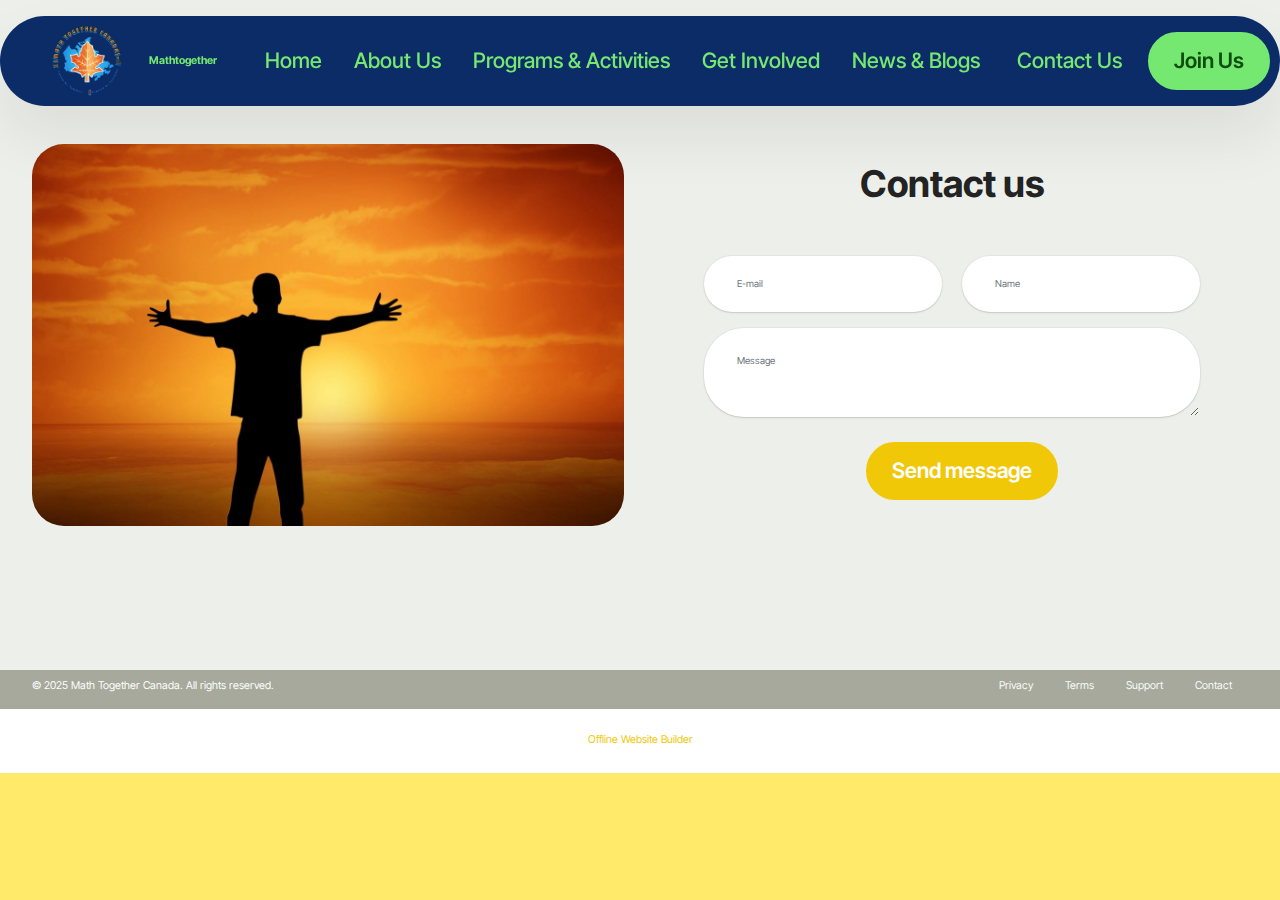
<file: contactus.html>
<!DOCTYPE html>
<html  >
<head>
  <!-- Site made with Mobirise Website Builder v5.9.25, https://mobirise.com -->
  <meta charset="UTF-8">
  <meta http-equiv="X-UA-Compatible" content="IE=edge">
  <meta name="generator" content="Mobirise v5.9.25, mobirise.com">
  <meta name="viewport" content="width=device-width, initial-scale=1, minimum-scale=1">
  <link rel="shortcut icon" href="assets/images/fulllogo-transparent-111x89.png" type="image/x-icon">
  <meta name="description" content="Join Math Together Canada for engaging math activities, competitions, and resources to enhance learning and collaboration.">
  
  
  <title>contact us</title>
  <link rel="stylesheet" href="assets/web/assets/mobirise-icons2/mobirise2.css">
  <link rel="stylesheet" href="assets/bootstrap/css/bootstrap.min.css">
  <link rel="stylesheet" href="assets/bootstrap/css/bootstrap-grid.min.css">
  <link rel="stylesheet" href="assets/bootstrap/css/bootstrap-reboot.min.css">
  <link rel="stylesheet" href="assets/animatecss/animate.css">
  <link rel="stylesheet" href="assets/dropdown/css/style.css">
  <link rel="stylesheet" href="assets/theme/css/style.css">
  <link rel="preload" href="https://fonts.googleapis.com/css2?family=Inter+Tight:wght@400;700&display=swap&display=swap" as="style" onload="this.onload=null;this.rel='stylesheet'">
  <noscript><link rel="stylesheet" href="https://fonts.googleapis.com/css2?family=Inter+Tight:wght@400;700&display=swap&display=swap"></noscript>
  <link rel="preload" as="style" href="assets/mobirise/css/mbr-additional.css?v=E2VRbj"><link rel="stylesheet" href="assets/mobirise/css/mbr-additional.css?v=E2VRbj" type="text/css">

  
  
  
</head>
<body>
  
  <section data-bs-version="5.1" class="menu menu1 cid-uDLv0Myb4j" once="menu" id="menu01-1w">
	

	<nav class="navbar navbar-dropdown navbar-fixed-top navbar-expand-lg">
		<div class="container">
			<div class="navbar-brand">
				<span class="navbar-logo">
					<a href="index.html">
						<img src="assets/images/fulllogo-transparent-111x89.png" alt=" " style="height: 4.6rem;">
					</a>
				</span>
				<span class="navbar-caption-wrap"><a class="navbar-caption text-success display-7" href="https://mobiri.se">Mathtogether</a></span>
			</div>
			<button class="navbar-toggler" type="button" data-toggle="collapse" data-bs-toggle="collapse" data-target="#navbarSupportedContent" data-bs-target="#navbarSupportedContent" aria-controls="navbarNavAltMarkup" aria-expanded="false" aria-label="Toggle navigation">
				<div class="hamburger">
					<span></span>
					<span></span>
					<span></span>
					<span></span>
				</div>
			</button>
			<div class="collapse navbar-collapse" id="navbarSupportedContent">
				<ul class="navbar-nav nav-dropdown" data-app-modern-menu="true"><li class="nav-item">
						<a class="nav-link link text-success display-5" href="index.html">Home<br></a>
					</li><li class="nav-item"><a class="nav-link link text-success display-5" href="page2.html">About Us</a></li><li class="nav-item"><a class="nav-link link text-success display-5" href="page3.html">Programs &amp; Activities</a></li><li class="nav-item"><a class="nav-link link text-success display-5" href="page5.html">Get Involved</a></li>
					<li class="nav-item">
						<a class="nav-link link text-success display-5" href="page7.html" aria-expanded="false">News &amp; Blogs</a>
					</li>
					<li class="nav-item">
						<a class="nav-link link text-success display-5" href="page9.html" target="_blank">&nbsp;Contact Us</a>
					</li></ul>
				
				<div class="navbar-buttons mbr-section-btn"><a class="btn btn-success display-4" href="mailto:info@mathtogether.ca">Join Us</a></div>
			</div>
		</div>
	</nav>
</section>

<section data-bs-version="5.1" class="form03 cid-uDPFPzHj7F" id="form03-2b">
    

    

    <div class="container">
        <div class="row justify-content-center">
            <div class="col-12 col-lg item-wrapper">
                <div class="mbr-section-head mb-5">
                    <h3 class="mbr-section-title mbr-fonts-style align-center mb-0 display-2">
                        <strong>Contact us</strong>
                    </h3>
                    
                </div>
                <div class="col-lg-12 mx-auto mbr-form" data-form-type="formoid">
                    <form action="https://mobirise.eu/" method="POST" class="mbr-form form-with-styler" data-form-title="Form Name"><input type="hidden" name="email" data-form-email="true" value="aO4cnTJJkWoB6QH1LXzfwypHTWxvEo4Y1UXOSQsdv2+S+WtR0Hvk+Pw+Etgctgp+9YVCkRDY4x7T+FWHnQYi4fTAnGrTux6fDuLT1w6UfYo2RbKwLCqAkqxucGXRWz+m.c1Rvk0vQyrwXeRWXX3Hf1L91fPHS1fecWfKd4Y5jh+GWbTwQsQCvX1pgcPAOrpTFmwGxnaJheXqhQJv51LbDJyoPKN5aNxbQtKa9Yc7DhizUShe7gaPXGdFSVrOg6jru">
                        <div class="row">
                            <div hidden="hidden" data-form-alert="" class="alert alert-success col-12">Thanks for filling out the form!</div>
                            <div hidden="hidden" data-form-alert-danger="" class="alert alert-danger col-12">
                                Oops...! some problem!
                            </div>
                        </div>
                        <div class="dragArea row">
                            <div class="col-md col-sm-12 form-group mb-3 mb-3" data-for="name">
                                <input type="text" name="name" placeholder="Name" data-form-field="name" class="form-control" value="" id="name-form03-2b">
                            </div>
                            <div class="col-md col-sm-12 form-group mb-3 mb-3" data-for="email">
                                <input type="email" name="email" placeholder="E-mail" data-form-field="email" class="form-control" value="" id="email-form03-2b">
                            </div>
                            
                            <div class="col-12 form-group mb-3 mb-3" data-for="textarea">
                                <textarea name="textarea" placeholder="Message" data-form-field="textarea" class="form-control" id="textarea-form03-2b"></textarea>
                            </div>
                            <div class="col-lg-12 col-md-12 col-sm-12 align-center mbr-section-btn"><button type="submit" class="btn btn-primary display-4">
                                    Send message
                                </button></div>
                        </div>
                    </form>
                </div>


            </div>
            <div class="col-12 col-lg-6">
                <div class="image-wrapper">
                    <img class="w-100" src="assets/images/mbr-1256x810.jpg" alt="Mobirise Website Builder">
                </div>
            </div>

        </div>
    </div>
</section>

<section data-bs-version="5.1" class="footer2 cid-uDLv0UsuWT" once="footers" id="footer02-27">
    

    
    

    <div class="container">
        <div class="row">
            <div class="col-12 col-lg-6 center mt-2 mb-3">
                <p class="mbr-fonts-style copyright mb-0 display-7">© 2025 Math Together Canada. All rights reserved.</p>
            </div>
            <div class="col-12 col-lg-6 center">
                <div class="row-links mt-2 mb-3">
                    <ul class="row-links-soc">
                        
                        
                        
                        
                    <li class="row-links-soc-item mbr-fonts-style display-7">
                            <a href="#" class="text-white">Privacy</a>
                        </li><li class="row-links-soc-item mbr-fonts-style display-7">
                            <a href="#" class="text-white">Terms</a>
                        </li><li class="row-links-soc-item mbr-fonts-style display-7">
                            <a href="#" class="text-white">Support</a>
                        </li><li class="row-links-soc-item mbr-fonts-style display-7">
                            <a href="#" class="text-white">Contact</a>
                        </li></ul>
                </div>
            </div>
        </div>
    </div>
</section><section class="display-7" style="padding: 0;align-items: center;justify-content: center;flex-wrap: wrap;    align-content: center;display: flex;position: relative;height: 4rem;"><a href="https://mobiri.se/3778927" style="flex: 1 1;height: 4rem;position: absolute;width: 100%;z-index: 1;"><img alt="" style="height: 4rem;" src="[data-uri]"></a><p style="margin: 0;text-align: center;" class="display-7">&#8204;</p><a style="z-index:1" href="https://mobirise.com/offline-website-builder.html">Offline Website Builder</a></section><script src="assets/bootstrap/js/bootstrap.bundle.min.js"></script>  <script src="assets/smoothscroll/smooth-scroll.js"></script>  <script src="assets/ytplayer/index.js"></script>  <script src="assets/dropdown/js/navbar-dropdown.js"></script>  <script src="assets/theme/js/script.js"></script>  <script src="assets/formoid/formoid.min.js"></script>  
  
  
 <div id="scrollToTop" class="scrollToTop mbr-arrow-up"><a style="text-align: center;"><i class="mbr-arrow-up-icon mbr-arrow-up-icon-cm cm-icon cm-icon-smallarrow-up"></i></a></div>
    <input name="animation" type="hidden">
  </body>
</html>
</file>
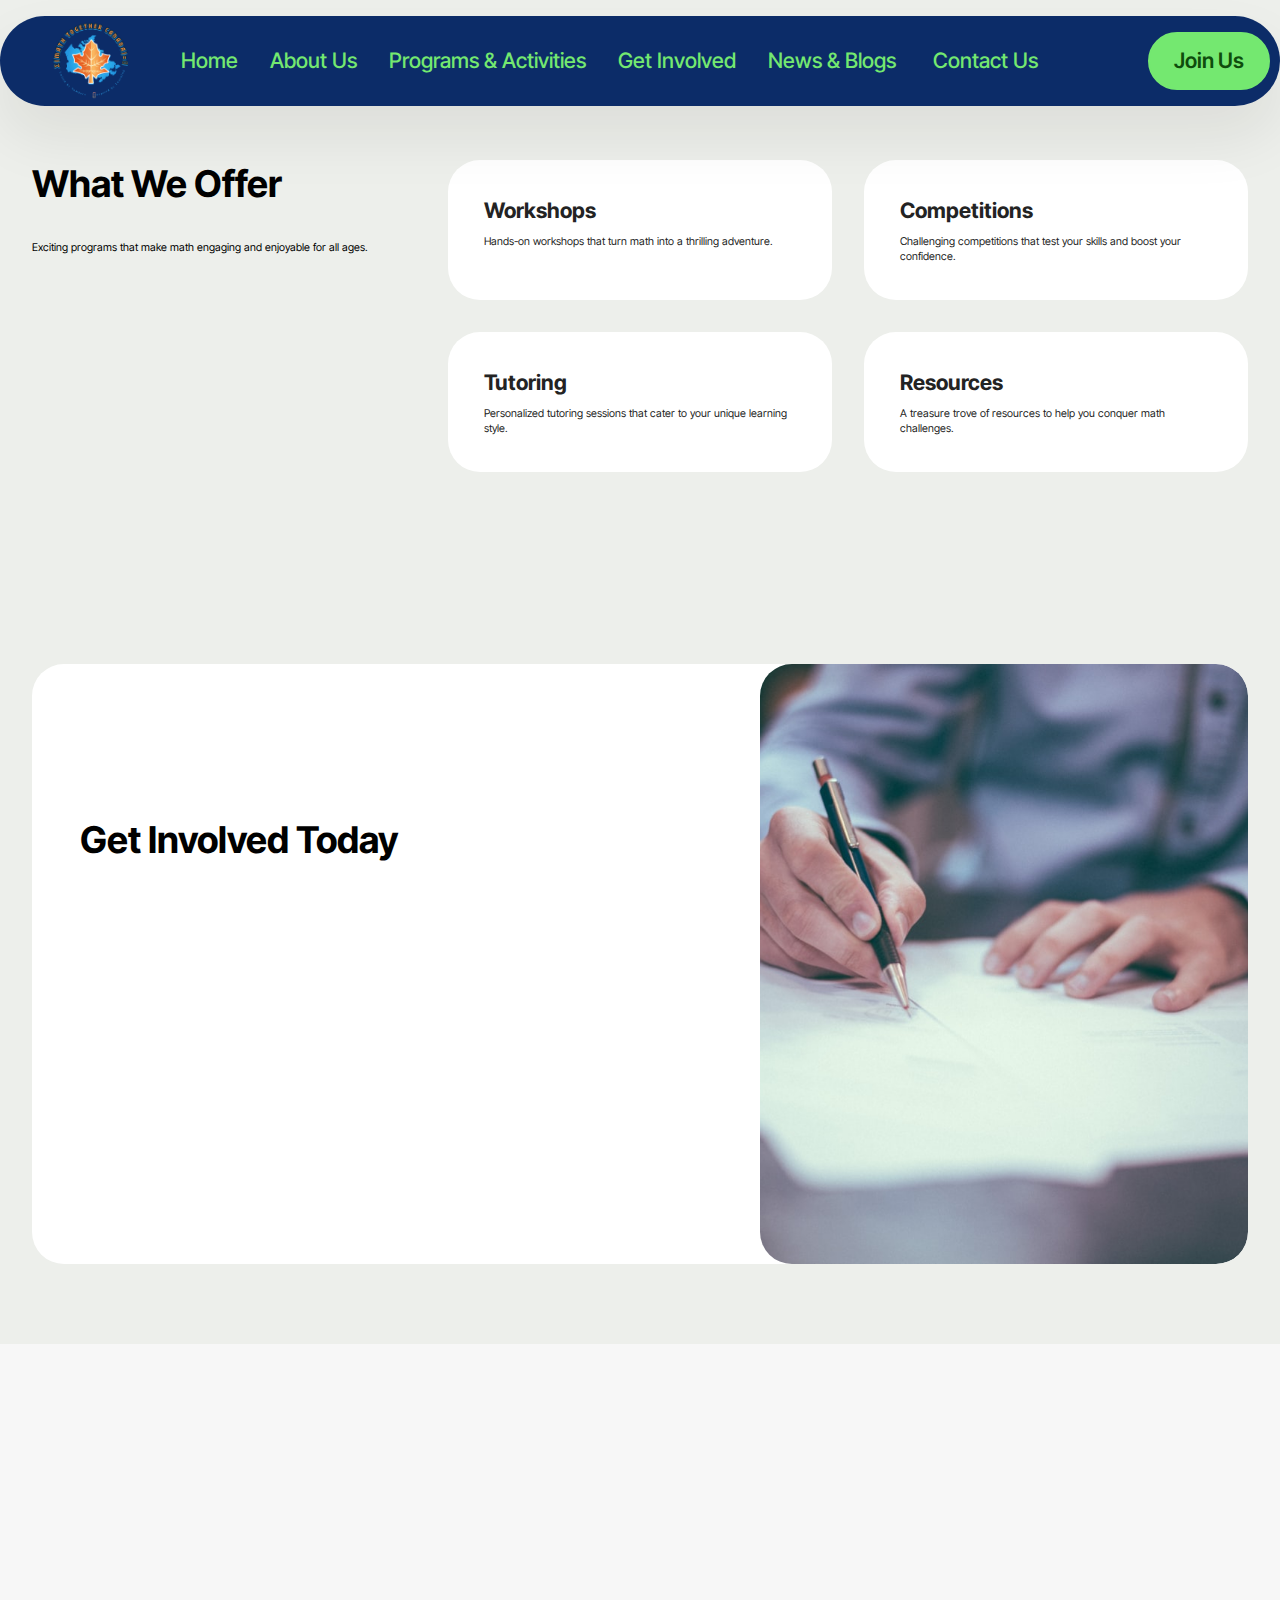
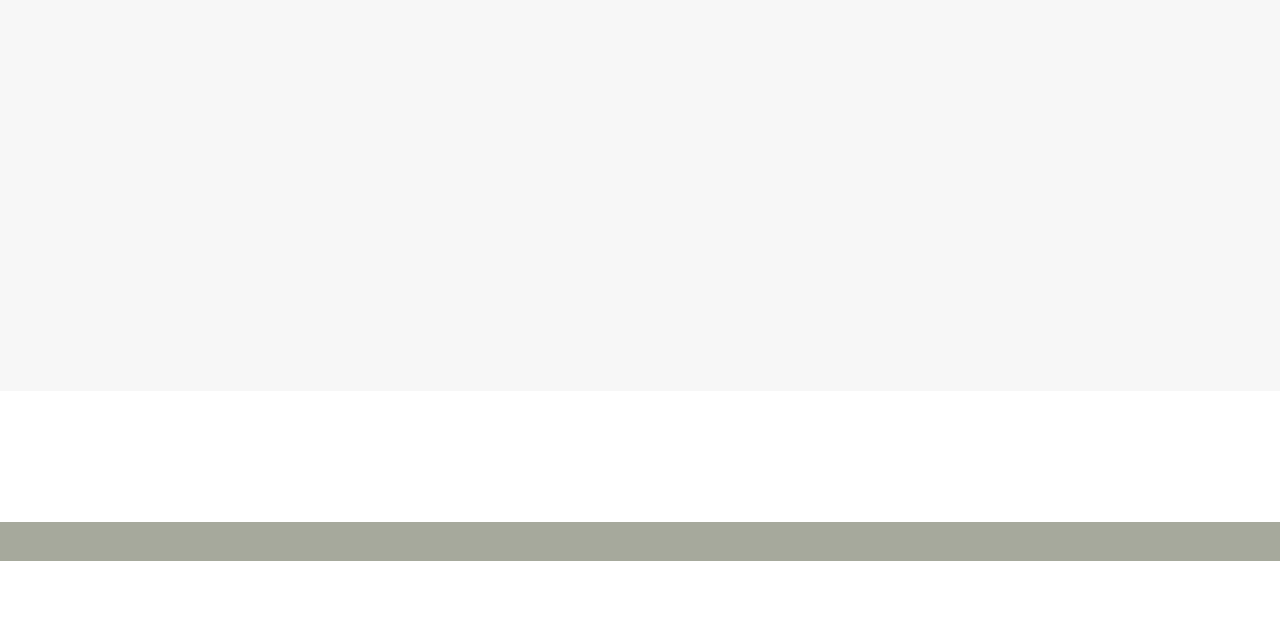
<file: getinvolved.html>
<!DOCTYPE html>
<html  >
<head>
  <!-- Site made with Mobirise Website Builder v5.9.18, https://mobirise.com -->
  <meta charset="UTF-8">
  <meta http-equiv="X-UA-Compatible" content="IE=edge">
  <meta name="generator" content="Mobirise v5.9.18, mobirise.com">
  <meta name="viewport" content="width=device-width, initial-scale=1, minimum-scale=1">
  <link rel="shortcut icon" href="assets/images/fulllogo-transparent-111x89.png" type="image/x-icon">
  <meta name="description" content="">
  
  
  <title>get involved</title>
  <link rel="stylesheet" href="assets/web/assets/mobirise-icons2/mobirise2.css">
  <link rel="stylesheet" href="assets/bootstrap/css/bootstrap.min.css">
  <link rel="stylesheet" href="assets/bootstrap/css/bootstrap-grid.min.css">
  <link rel="stylesheet" href="assets/bootstrap/css/bootstrap-reboot.min.css">
  <link rel="stylesheet" href="assets/animatecss/animate.css">
  <link rel="stylesheet" href="assets/dropdown/css/style.css">
  <link rel="stylesheet" href="assets/theme/css/style.css">
  <link rel="preload" href="https://fonts.googleapis.com/css2?family=Inter+Tight:wght@400;700&display=swap&display=swap" as="style" onload="this.onload=null;this.rel='stylesheet'">
  <noscript><link rel="stylesheet" href="https://fonts.googleapis.com/css2?family=Inter+Tight:wght@400;700&display=swap&display=swap"></noscript>
  <link rel="preload" as="style" href="assets/mobirise/css/mbr-additional.css?v=qKXyYh"><link rel="stylesheet" href="assets/mobirise/css/mbr-additional.css?v=qKXyYh" type="text/css">

  
  
  
</head>
<body>
  
  <section data-bs-version="5.1" class="menu menu1 cid-uD0vng0dVt" once="menu" id="menu01-1a">
	

	<nav class="navbar navbar-dropdown navbar-expand-lg">
		<div class="container">
			<div class="navbar-brand">
				<span class="navbar-logo">
					<a href="index.html">
						<img src="assets/images/fulllogo-transparent-111x89.png" alt=" " style="height: 5rem;">
					</a>
				</span>
				
			</div>
			<button class="navbar-toggler" type="button" data-toggle="collapse" data-bs-toggle="collapse" data-target="#navbarSupportedContent" data-bs-target="#navbarSupportedContent" aria-controls="navbarNavAltMarkup" aria-expanded="false" aria-label="Toggle navigation">
				<div class="hamburger">
					<span></span>
					<span></span>
					<span></span>
					<span></span>
				</div>
			</button>
			<div class="collapse navbar-collapse" id="navbarSupportedContent">
				<ul class="navbar-nav nav-dropdown" data-app-modern-menu="true"><li class="nav-item">
						<a class="nav-link link text-success text-primary display-5" href="index.html">Home<br></a>
					</li><li class="nav-item"><a class="nav-link link text-success text-primary display-5" href="about.html">About Us</a></li><li class="nav-item"><a class="nav-link link text-success text-primary display-5" href="activities.html">Programs &amp; Activities</a></li><li class="nav-item"><a class="nav-link link text-success text-primary display-5" href="getinvolved.html">Get Involved</a></li>
					<li class="nav-item">
						<a class="nav-link link text-success text-primary display-5" href="news.html" aria-expanded="false">News &amp; Blogs</a>
					</li>
					<li class="nav-item">
						<a class="nav-link link text-success text-primary display-5" href="contact.html" target="_blank">&nbsp;Contact Us</a>
					</li></ul>
				
				<div class="navbar-buttons mbr-section-btn"><a class="btn btn-success display-4" href="mailto:info@mathtogether.ca">Join Us</a></div>
			</div>
		</div>
	</nav>
</section>

<section data-bs-version="5.1" class="features037 cid-uCUvd1ok9K" id="features-68-uCUvd1ok9K">
  
  
  
  <div class="container">
    <div class="row justify-content-center">
      <div class="col-lg-4">
        <div class="col-12 col-md-12">
          <h5 class="mbr-section-title mbr-fonts-style mt-0 mb-4 display-2">
            <strong>What We Offer</strong>
          </h5>
          <h6 class="mbr-section-subtitle mbr-fonts-style mt-0 mb-4 display-7">Exciting programs that make math engaging and enjoyable for all ages.</h6>
          
        </div>
      </div>

      <div class="col-lg-8 side-features">
        <div class="item features-without-image col-12 col-md-12 col-lg-6 item-mb active">
          <div class="item-wrapper">
            <div class="item-content align-left">
              
              <h5 class="card-title mbr-fonts-style display-5">
                <strong>Workshops</strong>
              </h5>
              <p class="card-text mbr-fonts-style display-7">Hands-on workshops that turn math into a thrilling adventure.</p>
              
            </div>
          </div>
        </div>
        <div class="item features-without-image col-12 col-md-12 col-lg-6 item-mb">
          <div class="item-wrapper">
            <div class="item-content align-left">
              
              <h5 class="card-title mbr-fonts-style display-5">
                <strong>Competitions</strong>
              </h5>
              <p class="card-text mbr-fonts-style display-7">Challenging competitions that test your skills and boost your confidence.</p>
              
            </div>
          </div>
        </div>
        <div class="item features-without-image col-12 col-md-12 col-lg-6 item-mb">
        <div class="item-wrapper">
          <div class="item-content align-left">
            
            <h5 class="card-title mbr-fonts-style display-5">
              <strong>Tutoring</strong>
            </h5>
            <p class="card-text mbr-fonts-style display-7">Personalized tutoring sessions that cater to your unique learning style.</p>
            
          </div>
        </div>
      </div>
      <div class="item features-without-image col-12 col-md-12 col-lg-6 item-mb">
      <div class="item-wrapper">
        <div class="item-content align-left">
          
          <h5 class="card-title mbr-fonts-style display-5">
            <strong>Resources</strong>
          </h5>
          <p class="card-text mbr-fonts-style display-7">A treasure trove of resources to help you conquer math challenges.</p>
          
        </div>
      </div>
    </div>
    </div>
  </div>
</div>
</section>

<section data-bs-version="5.1" class="article05 cid-uCUvd1qPsB" id="generic-text-5-uCUvd1qPsB">
  

  
  

  <div class="container">
    <div class="row justify-content-center align-items-center">
      <div class="col-12">
        <div class="card-wrapper">
          <div class="row">
            <div class="col-12 col-md-12 col-lg-5 image-wrapper">
              <img class="w-100" src="assets/images/photo-1450101499163-c8848c66ca85.jpeg" alt="Mobirise Website Builder">
            </div>
            <div class="col-12 col-lg col-md-12">
              <div class="text-wrapper align-left">
                <h1 class="mbr-section-title mbr-fonts-style mb-4 display-2">
                  <strong>Get Involved Today</strong>
                </h1>
                <p class="mbr-text mbr-fonts-style mb-3 display-7">Want to make a difference? Join us as a volunteer! We’re always looking for passionate individuals who want to share their love for math.</p>
                <p class="mbr-text mbr-fonts-style mb-3 display-7">Whether you’re a math whiz or just someone who enjoys helping others, there’s a place for you in our community. Together, we can inspire the next generation of mathletes!</p>
                <p class="mbr-text mbr-fonts-style display-7">Sign up now and let’s make math a blast for everyone. Your contribution could change lives!</p>
                <div class="mbr-section-btn mt-3"><a class="btn btn-lg btn-primary display-5" href="mailto:mtc.perrydai@gmail.com">Get started</a></div>
              </div>
            </div>
          </div>
        </div>
      </div>
    </div>
  </div>
</section>

<section data-bs-version="5.1" class="news08 cid-uCUvd1qHai" id="blog-2-uCUvd1qHai">
    
    
    <div class="container-fluid">
        <div class="row justify-content-center mb-5">
            <div class="col-12 content-head">
                <div class="mbr-section-head">
                    <h4 class="mbr-section-title mbr-fonts-style align-center mb-0 display-2"><strong>Come and be part of our volunteer team！</strong></h4>
                    
                </div>
            </div>
        </div>
        <div class="row">
            
            <div class="item features-image col-12 col-md-6 col-lg-3 active">
                <div class="item-wrapper">
                    <div class="item-img mb-3">
                        <img src="assets/images/593756d58a835c3c32e0dbe9c70f314-726x499.png" alt="Mobirise Website Builder" data-slide-to="1" data-bs-slide-to="1">
                    </div>
                    <div class="item-content align-left">
                        <h5 class="item-title mbr-fonts-style mb-3 mt-0 display-7">Strategy</h5>
                        <h6 class="item-subtitle mbr-fonts-style mb-3 display-5"><strong>Math Kangaroo Contest Volunteer Needed！</strong></h6>
                        
                        <div class="mbr-section-btn item-footer"><a href="https://docs.google.com/forms/d/e/1FAIpQLScMyHTOhCXYBw8A3vkFcDjjLl5cnva5UPqwtADgrIl6ZnWViw/viewform?usp=sharing" class="btn item-btn btn-primary display-5">Apply</a></div>
                    </div>
                </div>
            </div>
            <div class="item features-image col-12 col-md-6 col-lg-3">
                <div class="item-wrapper">
                    <div class="item-img mb-3">
                        <img src="assets/images/photo-1494059980473-813e73ee784b.jpeg" alt="Mobirise Website Builder" data-slide-to="2" data-bs-slide-to="2">
                    </div>
                    <div class="item-content align-left">
                        <h5 class="item-title mbr-fonts-style mb-3 mt-0 display-7">Community</h5>
                        <h6 class="item-subtitle mbr-fonts-style mt-0 mb-3 display-5">
                            <strong>Local Math Events Coming</strong>
                        </h6>
                        
                        <div class="mbr-section-btn item-footer"><a href="" class="btn item-btn btn-primary display-7">Read</a></div>
                    </div>
                </div>
            </div>
            <div class="item features-image col-12 col-md-6 col-lg-3">
                <div class="item-wrapper">
                    <div class="item-img mb-3">
                        <img src="assets/images/photo-1582213782179-e0d53f98f2ca.jpeg" alt="Mobirise Website Builder" data-slide-to="3" data-bs-slide-to="3">
                    </div>
                    <div class="item-content align-left">
                        <h5 class="item-title mbr-fonts-style mb-3 mt-0 display-7">Advice</h5>
                        <h6 class="item-subtitle mbr-fonts-style mt-0 mb-3 display-5">
                            <strong>Boosting Math Confidence</strong>
                        </h6>
                        
                        <div class="mbr-section-btn item-footer"><a href="" class="btn item-btn btn-primary display-7">Read</a></div>
                    </div>
                </div>
            </div><div class="item features-image col-12 col-md-6 col-lg-3">
                <div class="item-wrapper">
                    <div class="item-img mb-3">
                        <img src="assets/images/c6e1d2efcea6b674c5905b932f5a5fa-1-710x280.png" alt="Mobirise Website Builder" title="">
                    </div>
                    <div class="item-content align-left">
                        <h5 class="item-title mbr-fonts-style mt-0 mb-3 display-7">&nbsp;</h5>
                        <h6 class="item-subtitle mbr-fonts-style mb-3 display-5">
                            <strong>Mastering Fractions Made Easy</strong>
                        </h6>
                        
                        <div class="mbr-section-btn item-footer"><a href="" class="btn item-btn btn-primary display-7">Read</a></div>
                    </div>
                </div>
            </div>

        </div>
    </div>
</section>

<section data-bs-version="5.1" class="features023 cid-uCUvd1rk6o" id="metrics-1-uCUvd1rk6o">

    

    
    
    <div class="container">
        
        <div class="row content-row justify-content-center">
            
            
            <div class="item features-without-image col-12 col-md-6 col-lg-4 item-mb active">
                <div class="item-wrapper">
                    <div class="title mb-2 mb-md-3">
                        <span class="num mbr-fonts-style display-5">
                            <strong>500</strong></span>
                    </div>
                    <h4 class="card-title mbr-fonts-style display-5">
                        <strong>Happy Students</strong>
                    </h4>
                    
                </div>
            </div><div class="item features-without-image col-12 col-md-6 col-lg-4 item-mb">
                <div class="item-wrapper">
                    <div class="title mb-2 mb-md-3">
                        <span class="num mbr-fonts-style display-5">
                            <strong>20</strong></span>
                    </div>
                    <h4 class="card-title mbr-fonts-style display-5">
                        <strong>Active Programs</strong>
                    </h4>
                    
                </div>
            </div><div class="item features-without-image col-12 col-md-6 col-lg-4 item-mb">
                <div class="item-wrapper">
                    <div class="title mb-2 mb-md-3">
                        <span class="num mbr-fonts-style display-5">
                            <strong>10</strong></span>
                    </div>
                    <h4 class="card-title mbr-fonts-style display-5">
                        <strong>Community Partners</strong>
                    </h4>
                    
                </div>
            </div>
        </div>
    </div>
</section>

<section data-bs-version="5.1" class="footer2 cid-uCxX9EMWdP" once="footers" id="footer-5-uCxX9EMWdP">
    

    
    

    <div class="container">
        <div class="row">
            <div class="col-12 col-lg-6 center mt-2 mb-3">
                <p class="mbr-fonts-style copyright mb-0 display-7">© 2025 Math Together Canada. All rights reserved.</p>
            </div>
            <div class="col-12 col-lg-6 center">
                <div class="row-links mt-2 mb-3">
                    <ul class="row-links-soc">
                        
                        
                        
                        
                    <li class="row-links-soc-item mbr-fonts-style display-7">
                            <a href="#" class="text-white">Privacy</a>
                        </li><li class="row-links-soc-item mbr-fonts-style display-7">
                            <a href="#" class="text-white">Terms</a>
                        </li><li class="row-links-soc-item mbr-fonts-style display-7">
                            <a href="#" class="text-white">Support</a>
                        </li><li class="row-links-soc-item mbr-fonts-style display-7">
                            <a href="#" class="text-white">Contact</a>
                        </li></ul>
                </div>
            </div>
        </div>
    </div>
</section><section class="display-7" style="padding: 0;align-items: center;justify-content: center;flex-wrap: wrap;    align-content: center;display: flex;position: relative;height: 4rem;"><a href="https://mobiri.se/3778927" style="flex: 1 1;height: 4rem;position: absolute;width: 100%;z-index: 1;"><img alt="" style="height: 4rem;" src="[data-uri]"></a><p style="margin: 0;text-align: center;" class="display-7">&#8204;</p><a style="z-index:1" href="https://mobirise.com/builder/ai-website-generator.html">AI Website Generator</a></section><script src="assets/bootstrap/js/bootstrap.bundle.min.js"></script>  <script src="assets/smoothscroll/smooth-scroll.js"></script>  <script src="assets/ytplayer/index.js"></script>  <script src="assets/dropdown/js/navbar-dropdown.js"></script>  <script src="assets/theme/js/script.js"></script>  
  
  
 <div id="scrollToTop" class="scrollToTop mbr-arrow-up"><a style="text-align: center;"><i class="mbr-arrow-up-icon mbr-arrow-up-icon-cm cm-icon cm-icon-smallarrow-up"></i></a></div>
    <input name="animation" type="hidden">
  </body>
</html>
</file>
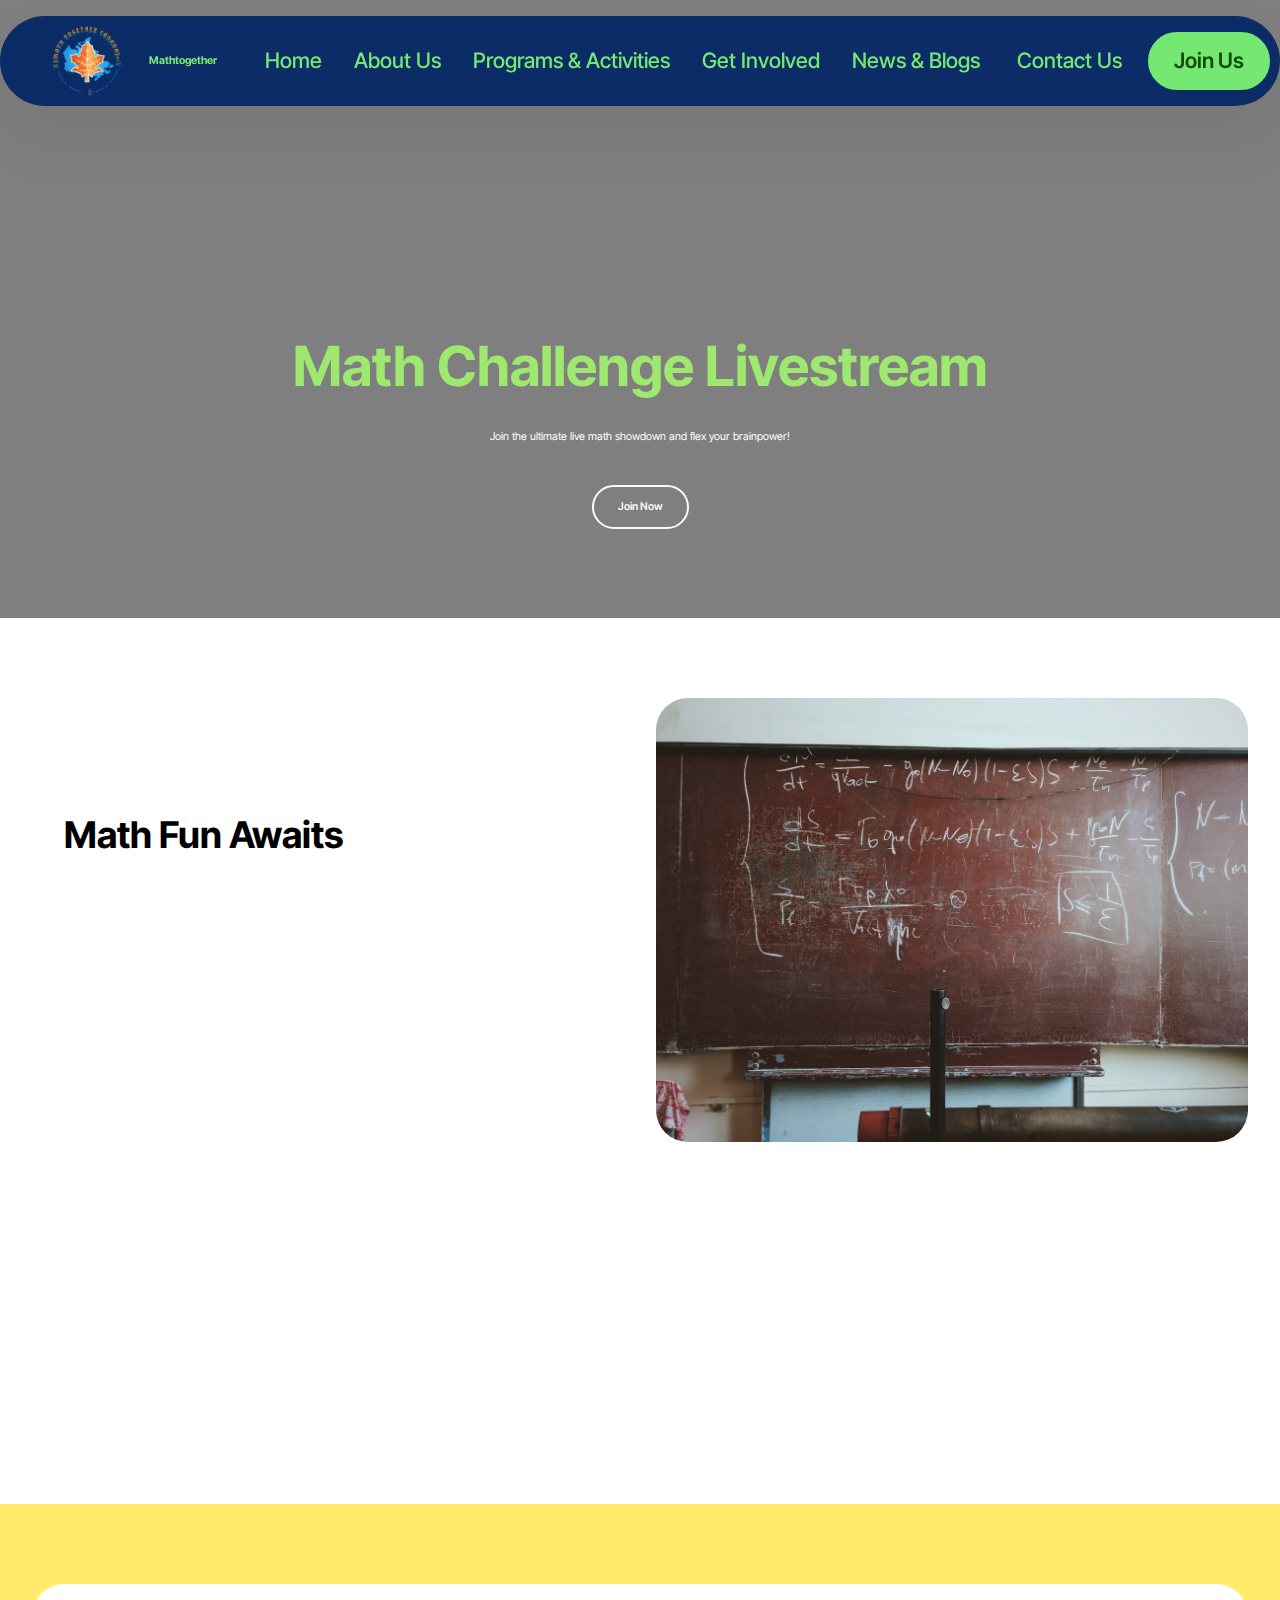
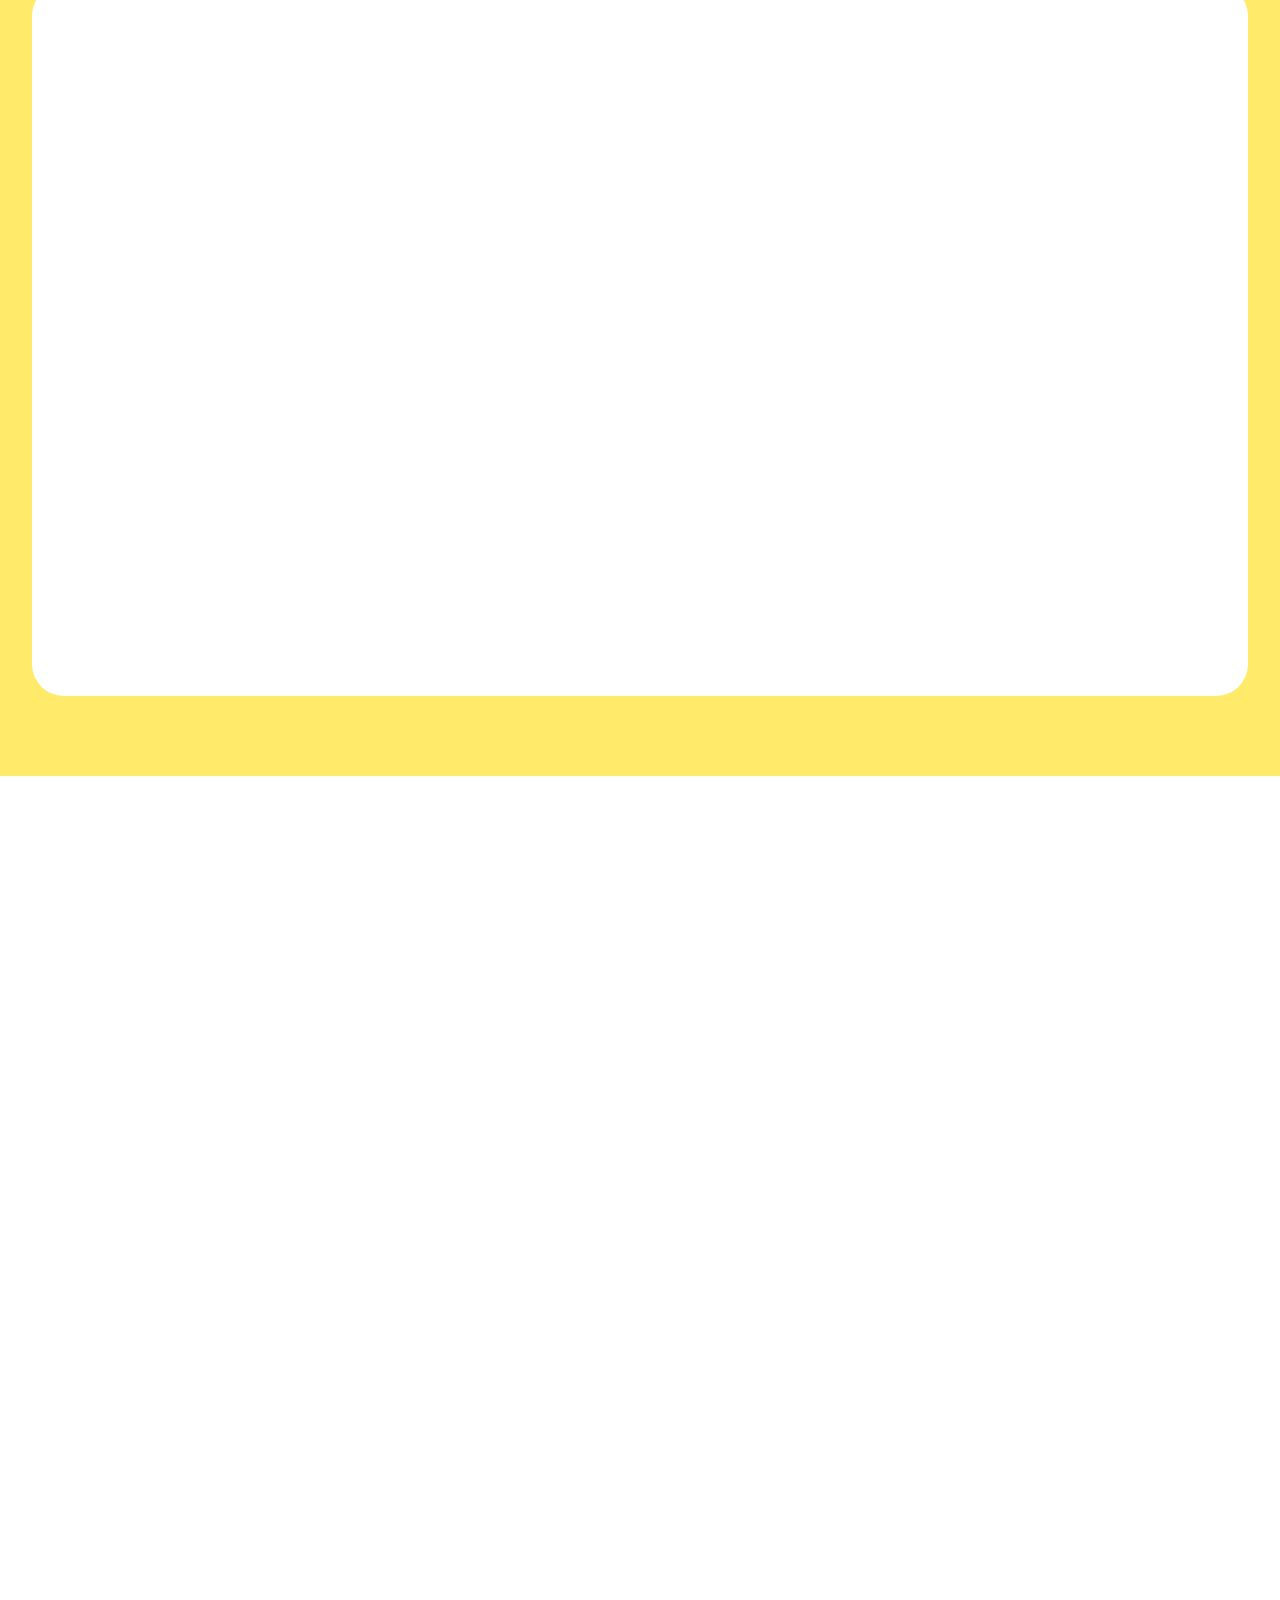
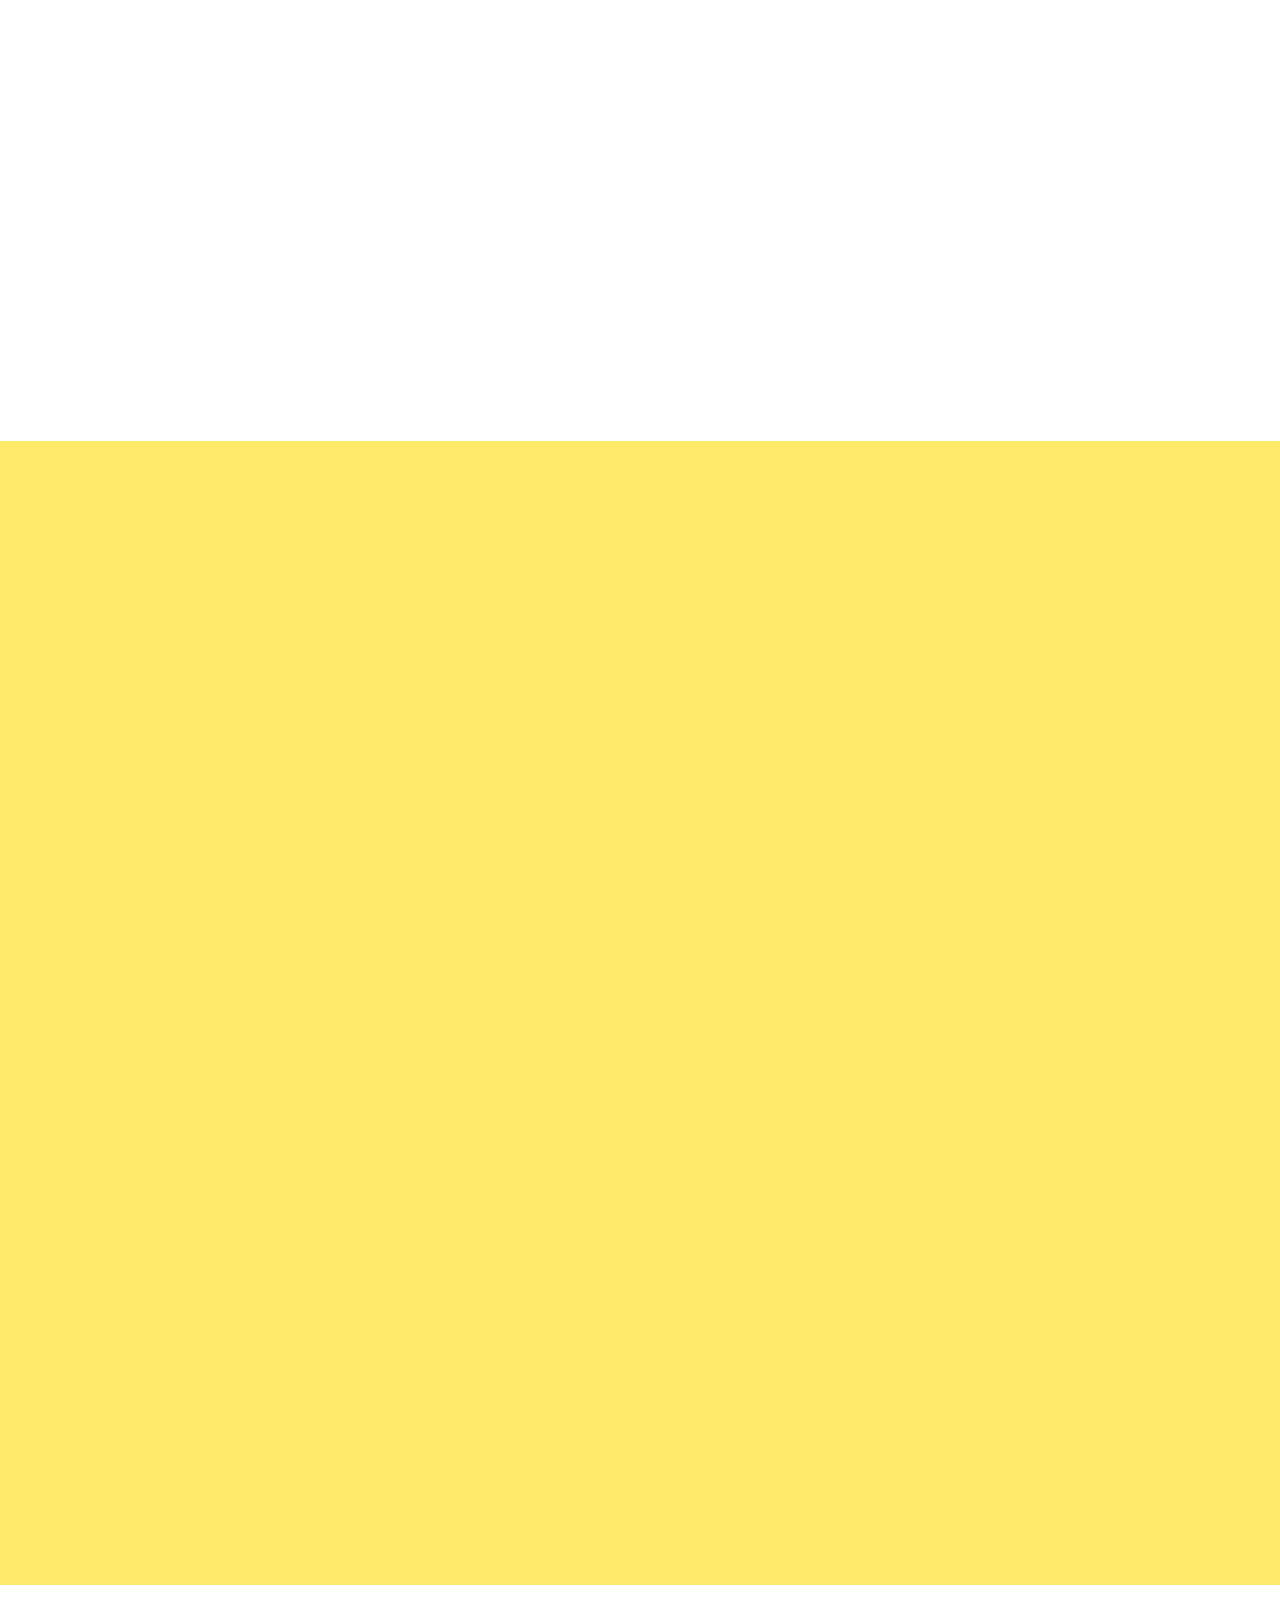
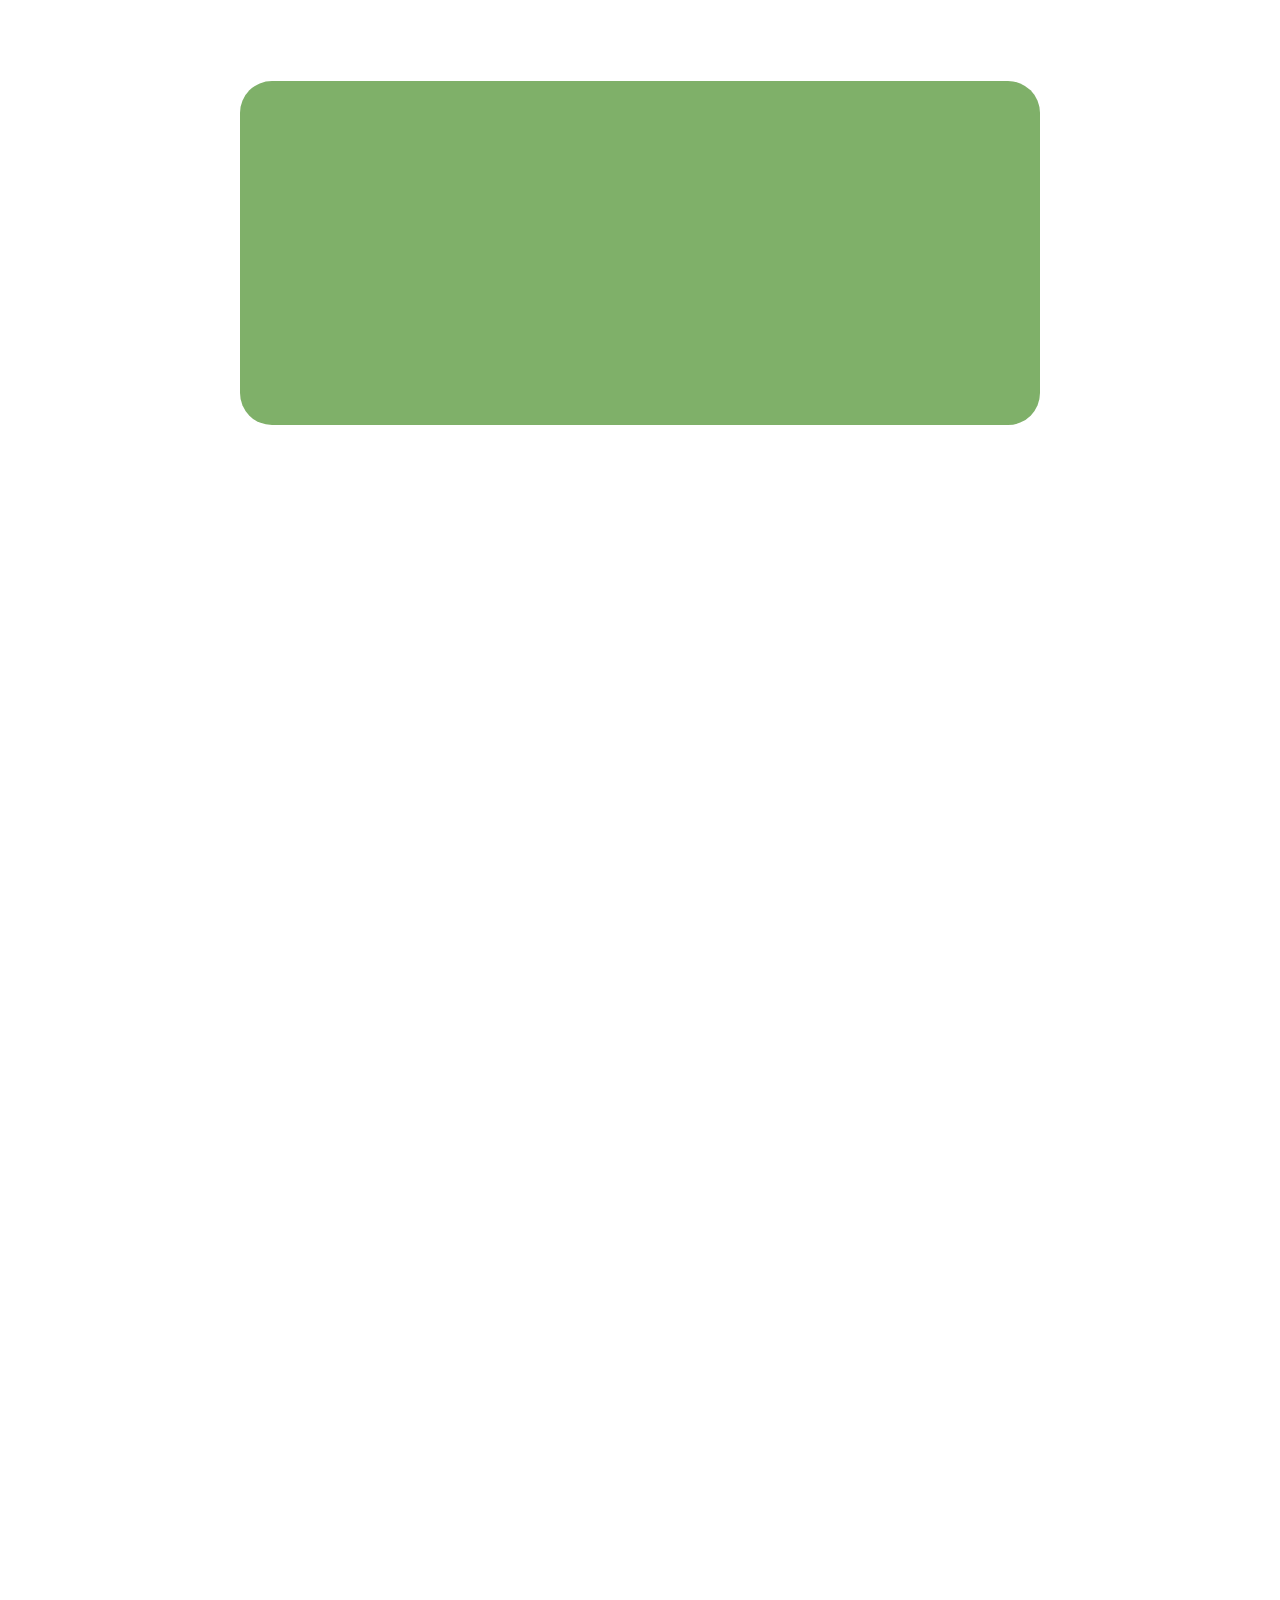
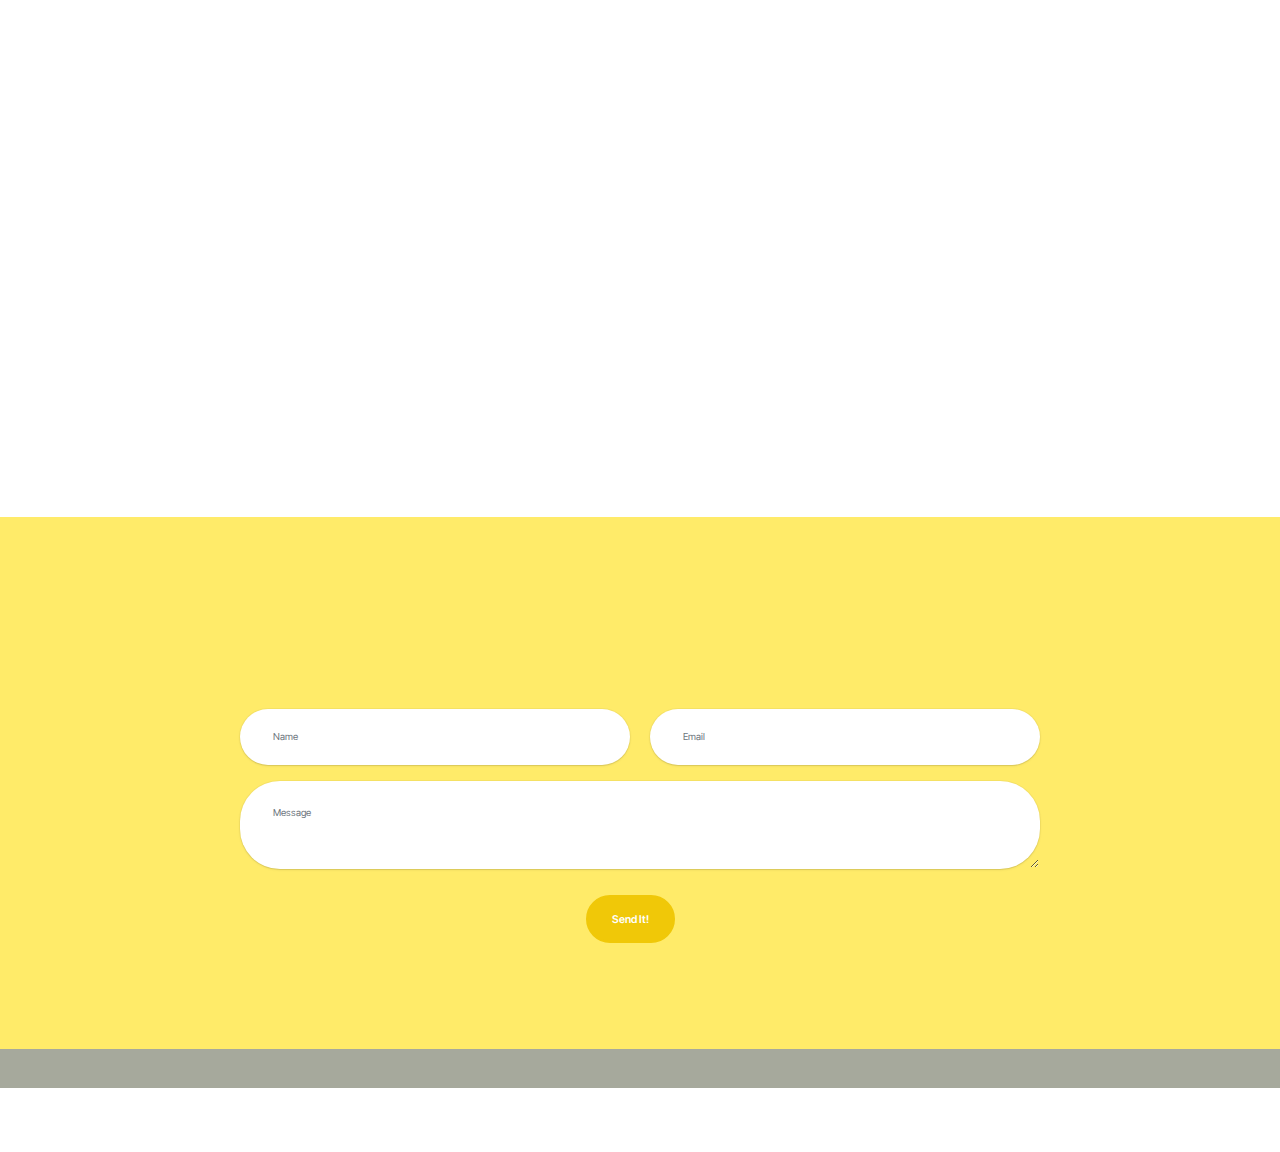
<file: Livestream.html>
<!DOCTYPE html>
<html  >
<head>
  <!-- Site made with Mobirise Website Builder v5.9.25, https://mobirise.com -->
  <meta charset="UTF-8">
  <meta http-equiv="X-UA-Compatible" content="IE=edge">
  <meta name="generator" content="Mobirise v5.9.25, mobirise.com">
  <meta name="viewport" content="width=device-width, initial-scale=1, minimum-scale=1">
  <link rel="shortcut icon" href="assets/images/fulllogo-transparent-111x89.png" type="image/x-icon">
  <meta name="description" content="">
  
  
  <title>Livestream Backup</title>
  <link rel="stylesheet" href="assets/web/assets/mobirise-icons2/mobirise2.css">
  <link rel="stylesheet" href="assets/bootstrap/css/bootstrap.min.css">
  <link rel="stylesheet" href="assets/bootstrap/css/bootstrap-grid.min.css">
  <link rel="stylesheet" href="assets/bootstrap/css/bootstrap-reboot.min.css">
  <link rel="stylesheet" href="assets/parallax/jarallax.css">
  <link rel="stylesheet" href="assets/animatecss/animate.css">
  <link rel="stylesheet" href="assets/dropdown/css/style.css">
  <link rel="stylesheet" href="assets/socicon/css/styles.css">
  <link rel="stylesheet" href="assets/theme/css/style.css">
  <link rel="preload" href="https://fonts.googleapis.com/css2?family=Inter+Tight:wght@400;700&display=swap&display=swap" as="style" onload="this.onload=null;this.rel='stylesheet'">
  <noscript><link rel="stylesheet" href="https://fonts.googleapis.com/css2?family=Inter+Tight:wght@400;700&display=swap&display=swap"></noscript>
  <link rel="preload" as="style" href="assets/mobirise/css/mbr-additional.css?v=fjZLFF"><link rel="stylesheet" href="assets/mobirise/css/mbr-additional.css?v=fjZLFF" type="text/css">

  
  
  
</head>
<body>
  
  <section data-bs-version="5.1" class="menu menu1 cid-uD0vng0dVt" once="menu" id="menu01-1a">
	

	<nav class="navbar navbar-dropdown navbar-fixed-top navbar-expand-lg">
		<div class="container">
			<div class="navbar-brand">
				<span class="navbar-logo">
					<a href="index.html">
						<img src="assets/images/fulllogo-transparent-111x89.png" alt=" " style="height: 4.6rem;">
					</a>
				</span>
				<span class="navbar-caption-wrap"><a class="navbar-caption text-success display-7" href="https://mobiri.se">Mathtogether</a></span>
			</div>
			<button class="navbar-toggler" type="button" data-toggle="collapse" data-bs-toggle="collapse" data-target="#navbarSupportedContent" data-bs-target="#navbarSupportedContent" aria-controls="navbarNavAltMarkup" aria-expanded="false" aria-label="Toggle navigation">
				<div class="hamburger">
					<span></span>
					<span></span>
					<span></span>
					<span></span>
				</div>
			</button>
			<div class="collapse navbar-collapse" id="navbarSupportedContent">
				<ul class="navbar-nav nav-dropdown" data-app-modern-menu="true"><li class="nav-item">
						<a class="nav-link link text-success display-5" href="index.html">Home<br></a>
					</li><li class="nav-item"><a class="nav-link link text-success display-5" href="page2.html">About Us</a></li><li class="nav-item"><a class="nav-link link text-success display-5" href="page3.html">Programs &amp; Activities</a></li><li class="nav-item"><a class="nav-link link text-success display-5" href="page5.html">Get Involved</a></li>
					<li class="nav-item">
						<a class="nav-link link text-success display-5" href="page7.html" aria-expanded="false">News &amp; Blogs</a>
					</li>
					<li class="nav-item">
						<a class="nav-link link text-success display-5" href="page9.html" target="_blank">&nbsp;Contact Us</a>
					</li></ul>
				
				<div class="navbar-buttons mbr-section-btn"><a class="btn btn-success display-4" href="mailto:info@mathtogether.ca">Join Us</a></div>
			</div>
		</div>
	</nav>
</section>

<section data-bs-version="5.1" class="header18 cid-uE9nqwg6yf" data-bg-video="https://www.youtube.com/embed/0aW3tknKuU8?autoplay=1&amp;loop=1&amp;playlist=0aW3tknKuU8&amp;t=20&amp;mute=1&amp;playsinline=1&amp;controls=0&amp;showinfo=0&amp;autohide=1&amp;allowfullscreen=true&amp;mode=transparent" id="hero-16-uE9nqwg6yf">
  

  <div class="mbr-overlay" style="opacity: 0.5; background-color: rgb(0, 0, 0);"></div>
  <div class="container-fluid">
    <div class="row">
      <div class="content-wrap col-12 col-md-12">
        <h1 class="mbr-section-title mbr-fonts-style mbr-white mb-4 display-1">
          <strong>Math Challenge Livestream</strong></h1>
        
        <p class="mbr-fonts-style mbr-text mbr-white mb-4 display-7">Join the ultimate live math showdown and flex your brainpower!</p>
        <div class="mbr-section-btn"><a class="btn btn-white-outline display-7" href="page10.html">Join Now</a></div>
      </div>
    </div>
  </div>
</section>

<section data-bs-version="5.1" class="article4 cid-uE9nqwgNp9" id="generic-text-4-uE9nqwgNp9">
	

	
	

	<div class="container">
		<div class="row justify-content-center">
			<div class="col-12 col-md-12 col-lg-6 image-wrapper">
				<img class="w-100" src="assets/images/photo-1453733190371-0a9bedd82893.jpeg" alt="Mobirise Website Builder">
			</div>
			<div class="col-12 col-md-12 col-lg">
				<div class="text-wrapper align-left">
					<h1 class="mbr-section-title mbr-fonts-style mb-4 display-2">
						<strong>Math Fun Awaits</strong>
					</h1>
					<p class="mbr-text mbr-fonts-style mb-3 display-7">Are you ready to put your math skills to the test? Join Math Together Canada for an electrifying live challenge where you can solve problems alongside fellow math enthusiasts and experts.</p>

					<p class="mbr-text mbr-fonts-style mb-3 display-7">This isn’t just any math session; it’s a thrilling competition filled with laughter, learning, and a dash of friendly rivalry. Get ready to tackle problems that will make your brain do cartwheels!</p>
					<p class="mbr-text mbr-fonts-style mb-3 display-7">Whether you’re a math whiz or just looking to improve, there’s a spot for you in our vibrant community. Let’s make math exciting together!</p>
					
				</div>
			</div>
		</div>
	</div>
</section>

<section data-bs-version="5.1" class="gallery10 cid-uE9nqwh0wV" id="features-61-uE9nqwh0wV">
  


  <div class="container-fluid">

      <div class="loop-container">
        <div class="item display-1" data-linewords="Solve with Experts * Various Difficulty Levels * Interactive Q&amp;A * Fun Puzzles * Competition Challenges * Community Badges *" data-direction="-1" data-speed="0.05">☁️ Best offers ☁️ Free delivery ☁️ Perfect design ☁️ Comfort ☁️ Support 24/7 ☁️ Vibes</div>

        <div class="item display-1" data-linewords="Solve with Experts * Various Difficulty Levels * Interactive Q&amp;A * Fun Puzzles * Competition Challenges * Community Badges *" data-direction="-1" data-speed="0.05">☁️ Best offers ☁️ Free delivery ☁️ Perfect design ☁️ Comfort ☁️ Support 24/7 ☁️ Vibes</div>
      </div>
    
  </div>
</section>

<section data-bs-version="5.1" class="article01 cid-uE9nqwhy6p" id="generic-text-1-uE9nqwhy6p">
	

	
	
	<div class="container">
		<div class="row justify-content-center">
			<div class="card col-md-12 col-lg-12">
				<div class="card-wrapper">
					<div class="row">
						<div class="image-wrapper col-12 col-sm-6 justify-content-center">
							<img src="assets/images/photo-1613905780946-26b73b6f6e11.jpeg" alt="Mobirise Website Builder">
						</div>
						<div class="image-wrapper col-12 col-sm-6 justify-content-center">
							<img src="assets/images/photo-1596496181871-9681eacf9764.jpeg" alt="Mobirise Website Builder">
						</div>
					</div>

					<div class="card-box align-left mb-3 card-content-text">
						<h4 class="card-title mbr-fonts-style mbr-white mb-0 display-5">
							<strong>What to Expect</strong>
						</h4>
						<p class="mbr-text mbr-fonts-style mt-3 mb-0 display-7">Get ready to solve and learn with problems from prestigious competitions like AMC, CEMC, and AIME. Each challenge is designed to sharpen your skills while keeping the fun factor high!</p>

						<p class="mbr-text mbr-fonts-style mt-3 mb-0 display-7">Engage in interactive challenges where you can compete and collaborate with others. It’s not just about winning; it’s about enjoying the thrill of math!</p>

						<p class="mbr-text mbr-fonts-style mt-3 mb-0 display-7">Join our exclusive community where you can earn badges, participate in discussions, and even get featured. Don’t miss out on the excitement!</p>

						
					</div>
				</div>
			</div>
		</div>
	</div>
</section>

<section data-bs-version="5.1" class="features023 cid-uE9nqwhEiD" id="features-23-uE9nqwhEiD">
    

    
    
    <div class="container">
        
        <div class="row content-row">
            <div class="item features-without-image col-12 col-md-6 col-lg-4 item-mb">
                <div class="item-wrapper">
                    <div class="title mb-3">
                        <span class="num mbr-fonts-style display-1">
                            <strong>01.</strong>
                        </span>
                    </div>
                    <h4 class="card-title mbr-fonts-style display-5">
                        <strong>Problem-Solving</strong>
                    </h4>
                    <p class="mbr-text card-text mbr-fonts-style mb-0 display-7">Tackle challenges from prestigious competitions like AMC and AIME.</p>
                </div>
            </div>
            <div class="item features-without-image col-12 col-md-6 col-lg-4 item-mb">
                <div class="item-wrapper">
                    <div class="title mb-3">
                        <span class="num mbr-fonts-style display-1">
                            <strong>02.</strong>
                        </span>
                    </div>
                    <h4 class="card-title mbr-fonts-style display-5">
                        <strong>Interactive Fun</strong>
                    </h4>
                    <p class="mbr-text card-text mbr-fonts-style mb-0 display-7">Engage with peers and experts in real-time problem-solving.</p>
                </div>
            </div>
            <div class="item features-without-image col-12 col-md-6 col-lg-4 item-mb">
                <div class="item-wrapper">
                    <div class="title mb-3">
                        <span class="num mbr-fonts-style display-1">
                            <strong>03.</strong>
                        </span>
                    </div>
                    <h4 class="card-title mbr-fonts-style display-5">
                        <strong>Skill Levels</strong>
                    </h4>
                    <p class="mbr-text card-text mbr-fonts-style mb-0 display-7">Choose from various difficulty levels to match your expertise.</p>
                </div>
            </div>
        </div>
    </div>
</section>

<section data-bs-version="5.1" class="features03 cid-uE9nqwu4E6" id="events-1-uE9nqwu4E6">
  
  
  <div class="container-fluid">
    <div class="row justify-content-center mb-5">
      <div class="col-12 content-head">
        <div class="mbr-section-head">
          <h4 class="mbr-section-title mbr-fonts-style align-center mb-0 display-2">
            <strong>Join Us!</strong>
          </h4>
          
        </div>
      </div>
    </div>
    <div class="row">
      <div class="item features-image col-12 col-md-6 col-lg-3 active">
        <div class="item-wrapper">
          <div class="item-img mb-3">
            <img src="assets/images/photo-1596495577886-d920f1fb7238.jpeg" alt="Mobirise Website Builder" title="">
          </div>
          <div class="item-content align-left">
            <h5 class="item-title mbr-fonts-style mt-0 mb-2 display-5">
              <strong>Live Math Challenge Extravaganza</strong>
            </h5>
            <p class="mbr-text mbr-fonts-style mb-3 display-7">2025-03-15</p>
            <p class="mbr-text mbr-fonts-style mb-3 display-7">Join us for a thrilling live event where math meets excitement and competition!</p>
            <div class="mbr-section-btn item-footer">
              <a href="" class="btn item-btn btn-primary display-7">Join</a>
            </div>
          </div>
        </div>
      </div>
      <div class="item features-image col-12 col-md-6 col-lg-3">
        <div class="item-wrapper">
          <div class="item-img mb-3">
            <img src="assets/images/photo-1600493033157-eed3fbe95d96.jpeg" alt="Mobirise Website Builder" title="" data-slide-to="1" data-bs-slide-to="1">
          </div>
          <div class="item-content align-left">
            <h5 class="item-title mbr-fonts-style mb-2 mt-0 display-5">
              <strong>Interactive Q&amp;A Session</strong>
            </h5>
            <p class="mbr-text mbr-fonts-style mb-3 display-7">2025-03-22</p>
            <p class="mbr-text mbr-fonts-style mb-3 display-7">Get your burning questions answered by math experts in this engaging session.</p>
            <div class="mbr-section-btn item-footer">
              <a href="" class="btn item-btn btn-primary display-7">Join</a>
            </div>
          </div>
        </div>
      </div>
      <div class="item features-image col-12 col-md-6 col-lg-3">
        <div class="item-wrapper">
          <div class="item-img mb-3">
            <img src="assets/images/photo-1590019012497-b44f1aaa40d3.jpeg" alt="Mobirise Website Builder" title="" data-slide-to="2" data-bs-slide-to="2">
          </div>
          <div class="item-content align-left">
            <h5 class="item-title mbr-fonts-style mb-2 mt-0 display-5">
              <strong>Puzzle Competition Showdown</strong>
            </h5>
            <p class="mbr-text mbr-fonts-style mb-3 display-7">2025-03-29</p>
            <p class="mbr-text mbr-fonts-style mb-3 display-7">Compete against others in a fun puzzle-solving challenge with prizes!</p>
            <div class="mbr-section-btn item-footer">
              <a href="" class="btn item-btn btn-primary display-7">Join</a>
            </div>
          </div>
        </div>
      </div>
      <div class="item features-image col-12 col-md-6 col-lg-3">
        <div class="item-wrapper">
          <div class="item-img mb-3">
            <img src="assets/images/photo-1560785496-3c9d27877182.jpeg" alt="Mobirise Website Builder" title="" data-slide-to="2" data-bs-slide-to="2">
          </div>
          <div class="item-content align-left">
            <h5 class="item-title mbr-fonts-style mb-2 mt-0 display-5">
              <strong>Community Discussion Forum</strong>
            </h5>
            <p class="mbr-text mbr-fonts-style mb-3 display-7">2025-04-05</p>
            <p class="mbr-text mbr-fonts-style mb-3 display-7">Join discussions with fellow math enthusiasts and share your strategies.</p>
            <div class="mbr-section-btn item-footer">
              <a href="" class="btn item-btn btn-primary display-7">Join</a>
            </div>
          </div>
        </div>
      </div>
    </div>
  </div>
</section>

<section data-bs-version="5.1" class="list05 cid-uE9nqwuRjF" id="faq-3-uE9nqwuRjF">
    
    <div class="container">
        <div class="col-12 mb-5 content-head">
            <h3 class="mbr-section-title mbr-fonts-style align-center mb-0 display-2">
                <strong>Math Challenge FAQs</strong>
            </h3>
            
        </div>
        <div class="row justify-content-center ">
            <div class="col-12 col-lg-9">
                <div class="item features-without-image col-12 active">
                    <div class="item-wrapper">
                        <h5 class="mbr-card-title mbr-fonts-style mt-0 mb-3 display-5">
                            <strong>How do I participate in events?</strong></h5>
                        <p class="mbr-text mbr-fonts-style mt-0 mb-3 display-7">Simply register on our website and join the live sessions.</p>
                    </div>
                </div>
                <div class="item features-without-image col-12">
                    <div class="item-wrapper">
                        <h5 class="mbr-card-title mbr-fonts-style mt-0 mb-3 display-5">
                            <strong>What platforms will you use?</strong></h5>
                        <p class="mbr-text mbr-fonts-style mt-0 mb-3 display-7">We stream on YouTube, Twitch, and Tick talk.</p>
                    </div>
                </div>
                <div class="item features-without-image col-12">
                    <div class="item-wrapper">
                        <h5 class="mbr-card-title mbr-fonts-style mt-0 mb-3 display-5">
                            <strong>Can I watch past events?</strong></h5>
                        <p class="mbr-text mbr-fonts-style mt-0 mb-3 display-7">Yes! Highlights are available on YouTube Shorts and TikTok.</p>
                    </div>
                </div>
                <div class="item features-without-image col-12">
                  <div class="item-wrapper">
                      <h5 class="mbr-card-title mbr-fonts-style mt-0 mb-3 display-5">
                          <strong>Are there prizes for winners?</strong></h5>
                      <p class="mbr-text mbr-fonts-style mt-0 mb-3 display-7">Absolutely! Winners receive badges and recognition in our community.</p>
                  </div>
              </div>
              <div class="item features-without-image col-12">
                <div class="item-wrapper">
                    <h5 class="mbr-card-title mbr-fonts-style mt-0 mb-3 display-5">
                        <strong>What if I'm a beginner?</strong></h5>
                    <p class="mbr-text mbr-fonts-style mt-0 mb-3 display-7">No worries! We have challenges for all skill levels.</p>
                </div>
            </div>
            </div>
        </div>
    </div>
</section>

<section data-bs-version="5.1" class="header14 cid-uE9nqwumYa mbr-parallax-background" id="call-to-action-1-uE9nqwumYa">
	

	
	
	<div class="container">
		<div class="row justify-content-center">
			<div class="card col-12 col-md-12 col-lg-8">
				<div class="card-wrapper">
					<div class="card-box align-center">
						<h1 class="card-title mbr-fonts-style mb-4 display-1">
							<strong>Join the Math Challenge Live!</strong>
						</h1>
						
						<div class="mbr-section-btn mt-4">
							<a class="btn btn-primary display-7" href="https://mobiri.se">Participate Now!</a>
						</div>
					</div>
				</div>
			</div>
		</div>
	</div>
</section>

<section data-bs-version="5.1" class="video04 cid-uE9nqwvosi" id="video-6-uE9nqwvosi">
  
  
  <div class="container">
    <div class="mbr-section-head mb-5">
      <h4 class="mbr-section-title mbr-fonts-style mb-0 mt-0 display-2">
        <strong>Watch Highlights Here</strong>
      </h4>
      
    </div>
    <div class="row justify-content-center">
      <div class="col-12 col-md-10 video-block">
        <div class="video-wrapper"><iframe class="mbr-embedded-video" src="https://www.youtube.com/embed/tdLnAzRxQks?rel=0&amp;amp;mute=1&amp;showinfo=0&amp;autoplay=1&amp;loop=1&amp;playlist=tdLnAzRxQks" width="1280" height="720" frameborder="0" allowfullscreen></iframe></div>
        
      </div>
    </div>
  </div>
</section>

<section data-bs-version="5.1" class="people07 cid-uE9nqww5tA" id="testimonials-8-uE9nqww5tA">
    
    <div class="container">
        <div class="row justify-content-center">
            <div class="col-md-12 col-lg-8">
                <p class="card-text mbr-fonts-style display-5">This challenge made math fun and competitive!</p>
                <div class="img-wrapper mt-3 justify-content-center">
                    <img src="assets/images/photo-1679746584014-fb31d4eb0a5e.jpeg" alt="" data-slide-to="0" data-bs-slide-to="0">
                </div>
                <p class="card-title mbr-fonts-style mt-3 display-7">
                    <strong>Alex</strong>
                </p>
            </div>
        </div>
    </div>
</section>

<section data-bs-version="5.1" class="social4 cid-uE9nqwwp7T" id="follow-us-1-uE9nqwwp7T">
    
    
    

    <div class="container">
        <div class="media-container-row">
            <div class="col-12">
                <h3 class="mbr-section-title align-center mb-5 mbr-fonts-style display-2">
                    <strong>Stay Connected with Us!</strong>
                </h3>
                <div class="social-list align-center">
                    <a class="iconfont-wrapper bg-facebook m-2 " target="_blank" href="https://mobiri.se">
                        <span class="socicon-facebook socicon"></span>
                    </a>
                    <a class="iconfont-wrapper bg-twitter m-2" href="https://mobiri.se" target="_blank">
                        <span class="socicon-twitter socicon"></span>
                    </a>
                    <a class="iconfont-wrapper bg-instagram m-2" href="https://mobiri.se" target="_blank">
                        <span class="socicon-instagram socicon"></span>
                    </a>
                    
                    
                    
                    
                    
                    <a class="iconfont-wrapper bg-tiktok m-2" href="https://mobiri.se" target="_blank">
                        <span class="socicon-tiktok socicon"></span>
                    </a>
                    
                    
                </div>
            </div>
        </div>
    </div>
</section>

<section data-bs-version="5.1" class="form5 cid-uE9nqww0IK" id="contact-form-2-uE9nqww0IK">
    
    
    <div class="container">
        <div class="row justify-content-center">
            <div class="col-12 content-head">
                <div class="mbr-section-head mb-5">
                    <h3 class="mbr-section-title mbr-fonts-style align-center mb-0 display-2">
                        <strong>Get in Touch!</strong>
                    </h3>
                    
                </div>
            </div>
        </div>
        <div class="row justify-content-center">
            <div class="col-lg-8 mx-auto mbr-form" data-form-type="formoid">
                <form action="https://mobirise.eu/" method="POST" class="mbr-form form-with-styler" data-form-title="Form Name"><input type="hidden" name="email" data-form-email="true" value="Ozw67vPDtjzUI27+BeDVruwPpR64Hpc2+Bf+Y9JX26Fk1FfdLNcueeNcUykIPyn28bAlYoXol1CEv7y5Nye4clumQAjoGCtV3BwDnxlxsFIPKH4Hkm9yr9PhmGlF8ycA.1ZEX7VaI95p4tM9KscIG7AzDXbhpO1ik+aqpKKPXJkvWq26Yb6odGdZOyEV9ZH+fld23mqagOrIvb4RnoQ4N5aYuUGbOHwCCjOq6ZZ82cZP0/3wHz4pZ6Srm8lD7jP3f">
                    <div class="row">
                        <div hidden="hidden" data-form-alert="" class="alert alert-success col-12">Thanks for filling out the form!</div>
                        <div hidden="hidden" data-form-alert-danger="" class="alert alert-danger col-12">
                            Oops...! some problem!
                        </div>
                    </div>
                    <div class="dragArea row">
                        <div class="col-md col-sm-12 form-group mb-3" data-for="name">
                            <input type="text" name="name" placeholder="Name" data-form-field="name" class="form-control" value="" id="name-contact-form-2-uE9nqww0IK">
                        </div>
                        <div class="col-md col-sm-12 form-group mb-3" data-for="email">
                            <input type="email" name="email" placeholder="Email" data-form-field="email" class="form-control" value="" id="email-contact-form-2-uE9nqww0IK">
                        </div>
                        <div class="col-12 form-group mb-3" data-for="textarea">
                            <textarea name="textarea" placeholder="Message" data-form-field="textarea" class="form-control" id="textarea-contact-form-2-uE9nqww0IK"></textarea>
                        </div>
                        <div class="col-lg-12 col-md-12 col-sm-12 align-center mbr-section-btn">
                            <button type="submit" class="btn btn-primary display-7">Send It!</button>
                        </div>
                    </div>
                </form>
            </div>
        </div>
    </div>
</section>

<section data-bs-version="5.1" class="footer2 cid-uCxX9EMWdP" once="footers" id="footer-5-uCxX9EMWdP">
    

    
    

    <div class="container">
        <div class="row">
            <div class="col-12 col-lg-6 center mt-2 mb-3">
                <p class="mbr-fonts-style copyright mb-0 display-7">© 2025 Math Together Canada. All rights reserved.</p>
            </div>
            <div class="col-12 col-lg-6 center">
                <div class="row-links mt-2 mb-3">
                    <ul class="row-links-soc">
                        
                        
                        
                        
                    <li class="row-links-soc-item mbr-fonts-style display-7">
                            <a href="#" class="text-white">Privacy</a>
                        </li><li class="row-links-soc-item mbr-fonts-style display-7">
                            <a href="#" class="text-white">Terms</a>
                        </li><li class="row-links-soc-item mbr-fonts-style display-7">
                            <a href="#" class="text-white">Support</a>
                        </li><li class="row-links-soc-item mbr-fonts-style display-7">
                            <a href="#" class="text-white">Contact</a>
                        </li></ul>
                </div>
            </div>
        </div>
    </div>
</section><section class="display-7" style="padding: 0;align-items: center;justify-content: center;flex-wrap: wrap;    align-content: center;display: flex;position: relative;height: 4rem;"><a href="https://mobiri.se/3778927" style="flex: 1 1;height: 4rem;position: absolute;width: 100%;z-index: 1;"><img alt="" style="height: 4rem;" src="[data-uri]"></a><p style="margin: 0;text-align: center;" class="display-7">&#8204;</p><a style="z-index:1" href="https://mobirise.com"> Website Software</a></section><script src="assets/bootstrap/js/bootstrap.bundle.min.js"></script>  <script src="assets/parallax/jarallax.js"></script>  <script src="assets/smoothscroll/smooth-scroll.js"></script>  <script src="assets/ytplayer/index.js"></script>  <script src="assets/dropdown/js/navbar-dropdown.js"></script>  <script src="assets/vimeoplayer/player.js"></script>  <script src="assets/theme/js/script.js"></script>  <script src="assets/formoid/formoid.min.js"></script>  
  
  
 <div id="scrollToTop" class="scrollToTop mbr-arrow-up"><a style="text-align: center;"><i class="mbr-arrow-up-icon mbr-arrow-up-icon-cm cm-icon cm-icon-smallarrow-up"></i></a></div>
    <input name="animation" type="hidden">
  </body>
</html>
</file>
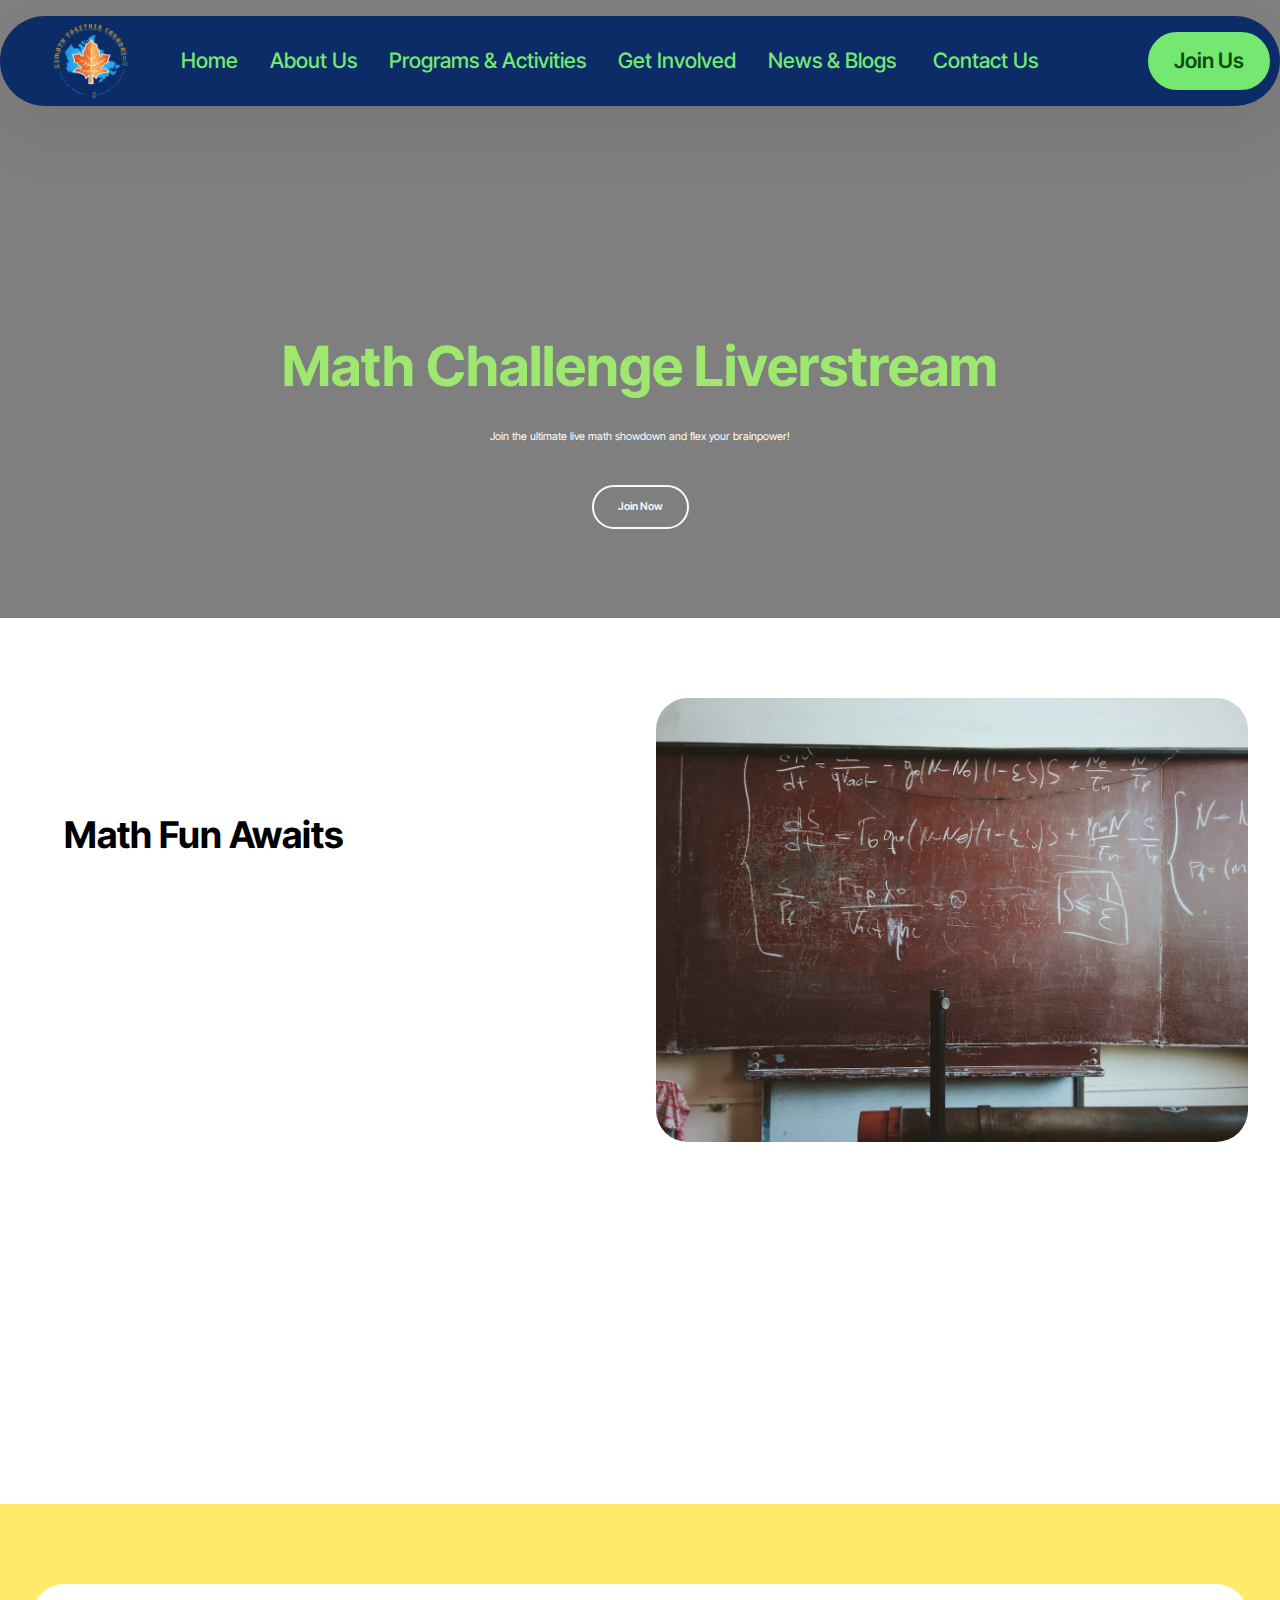
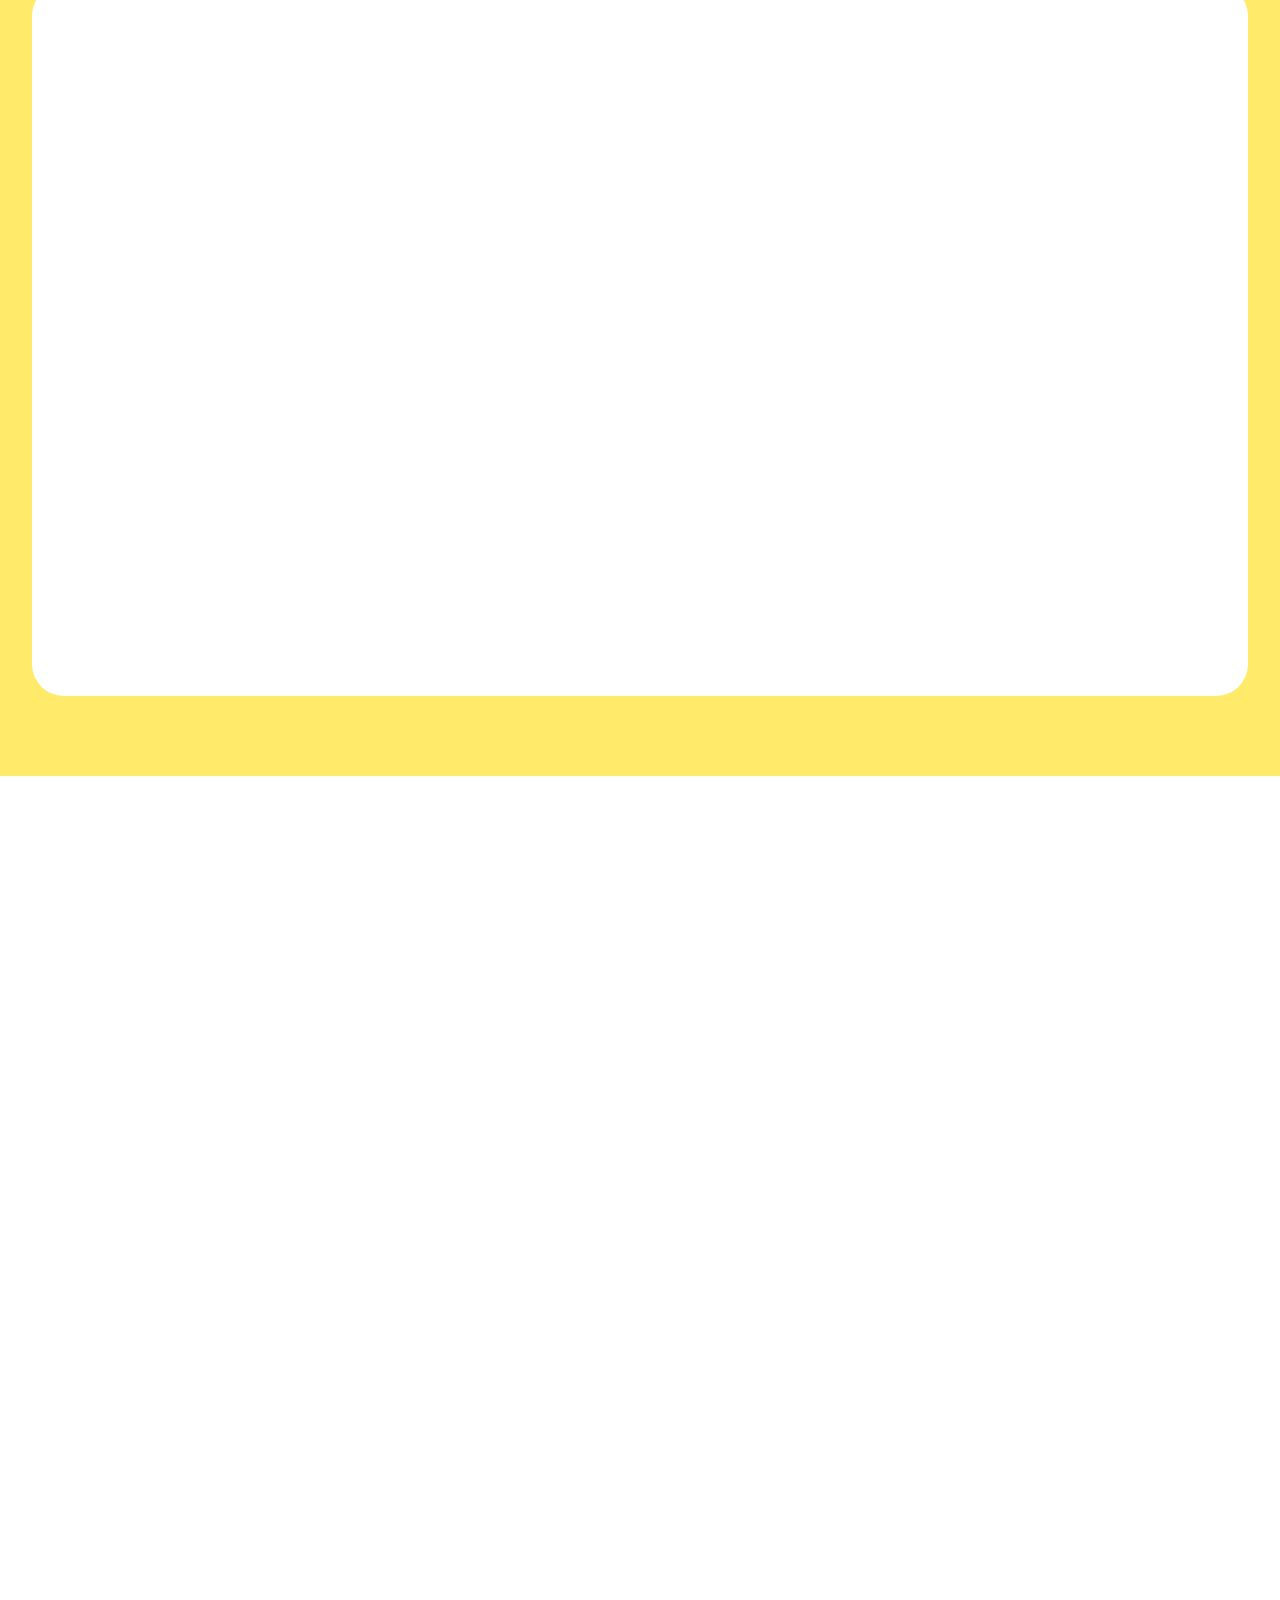
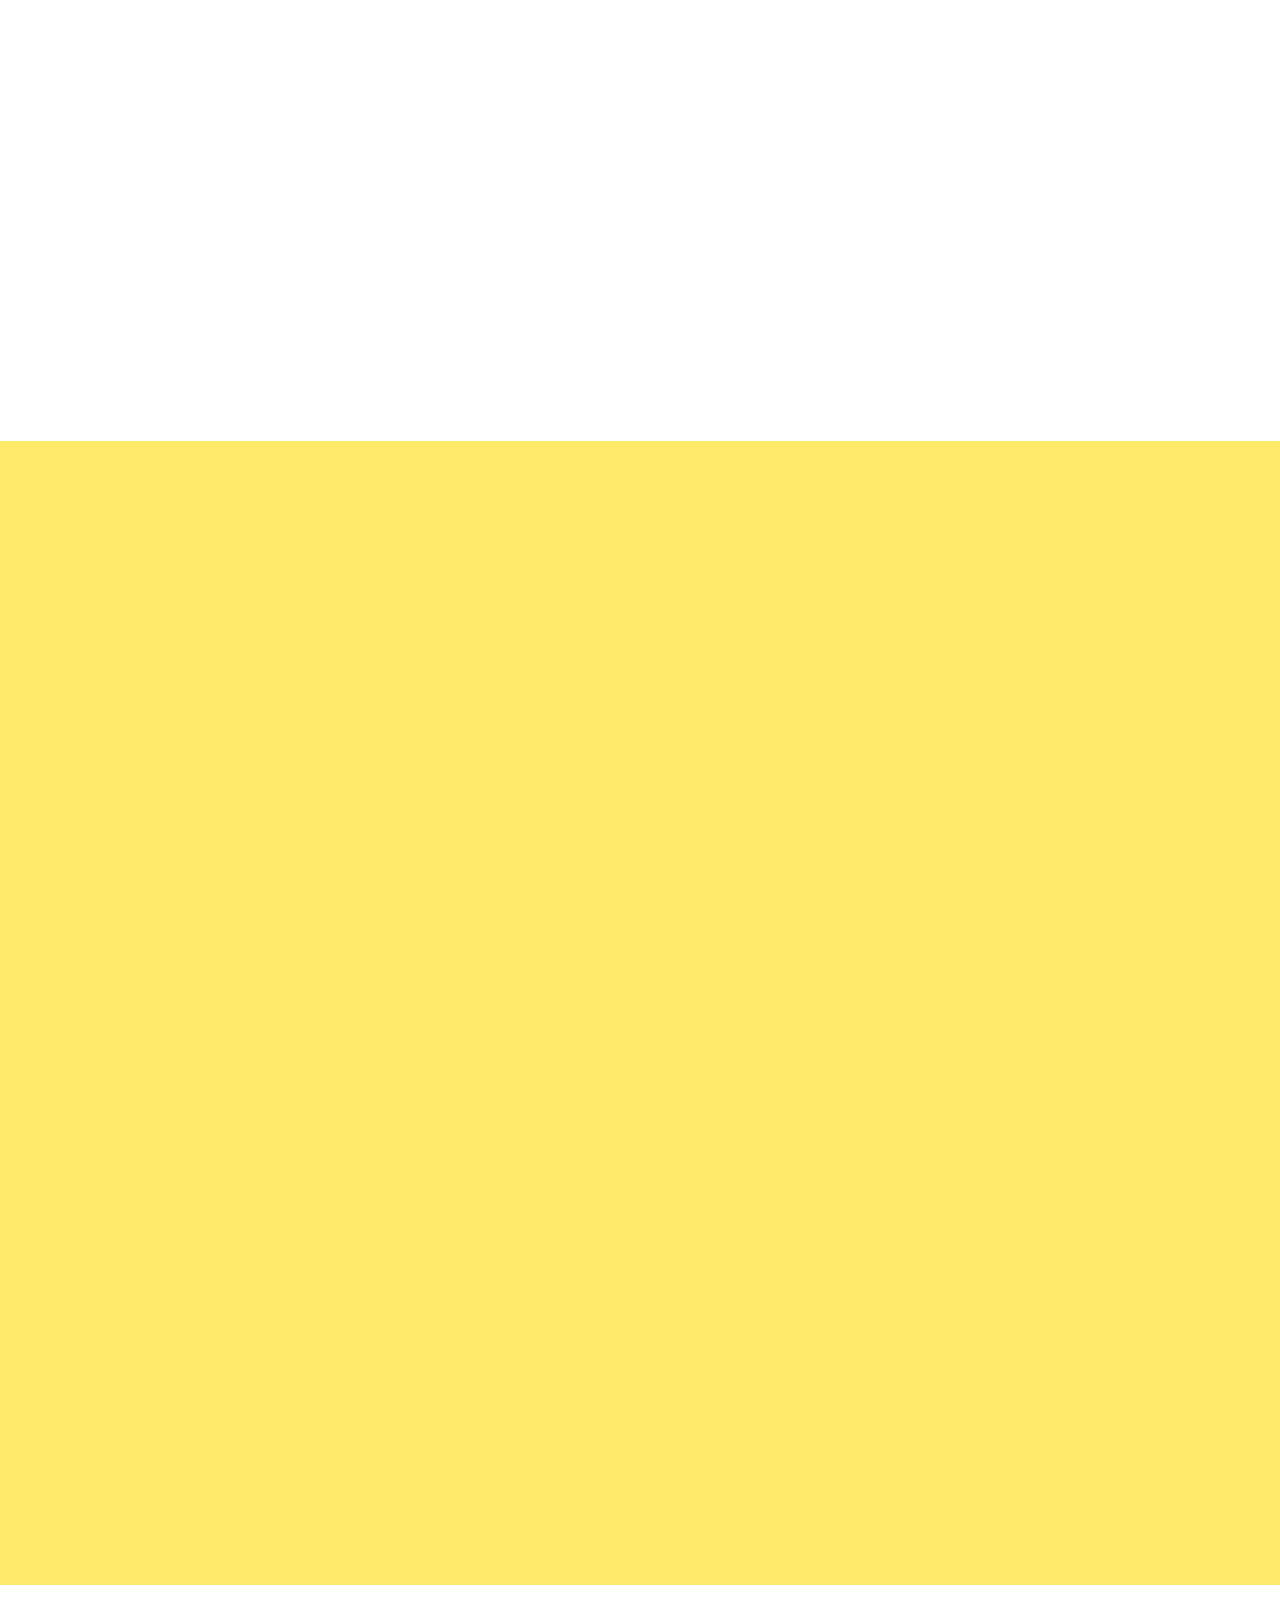
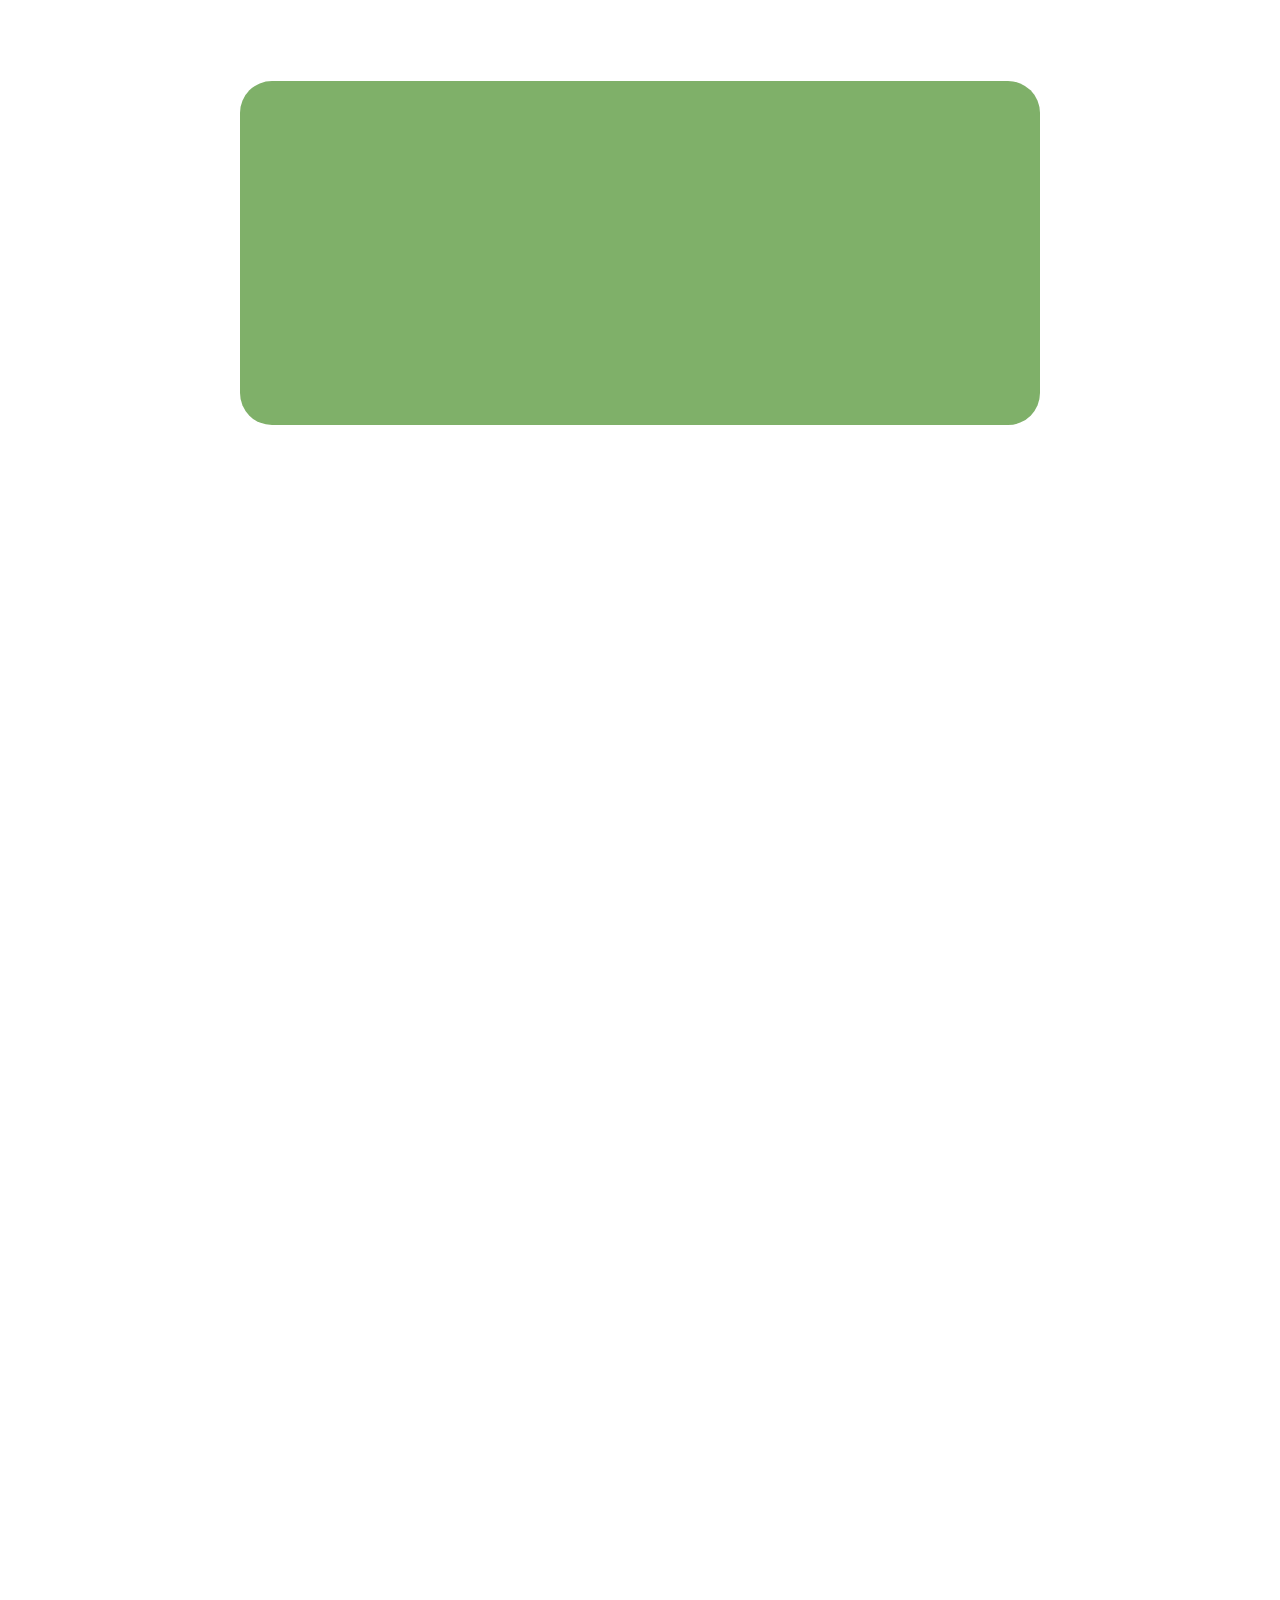
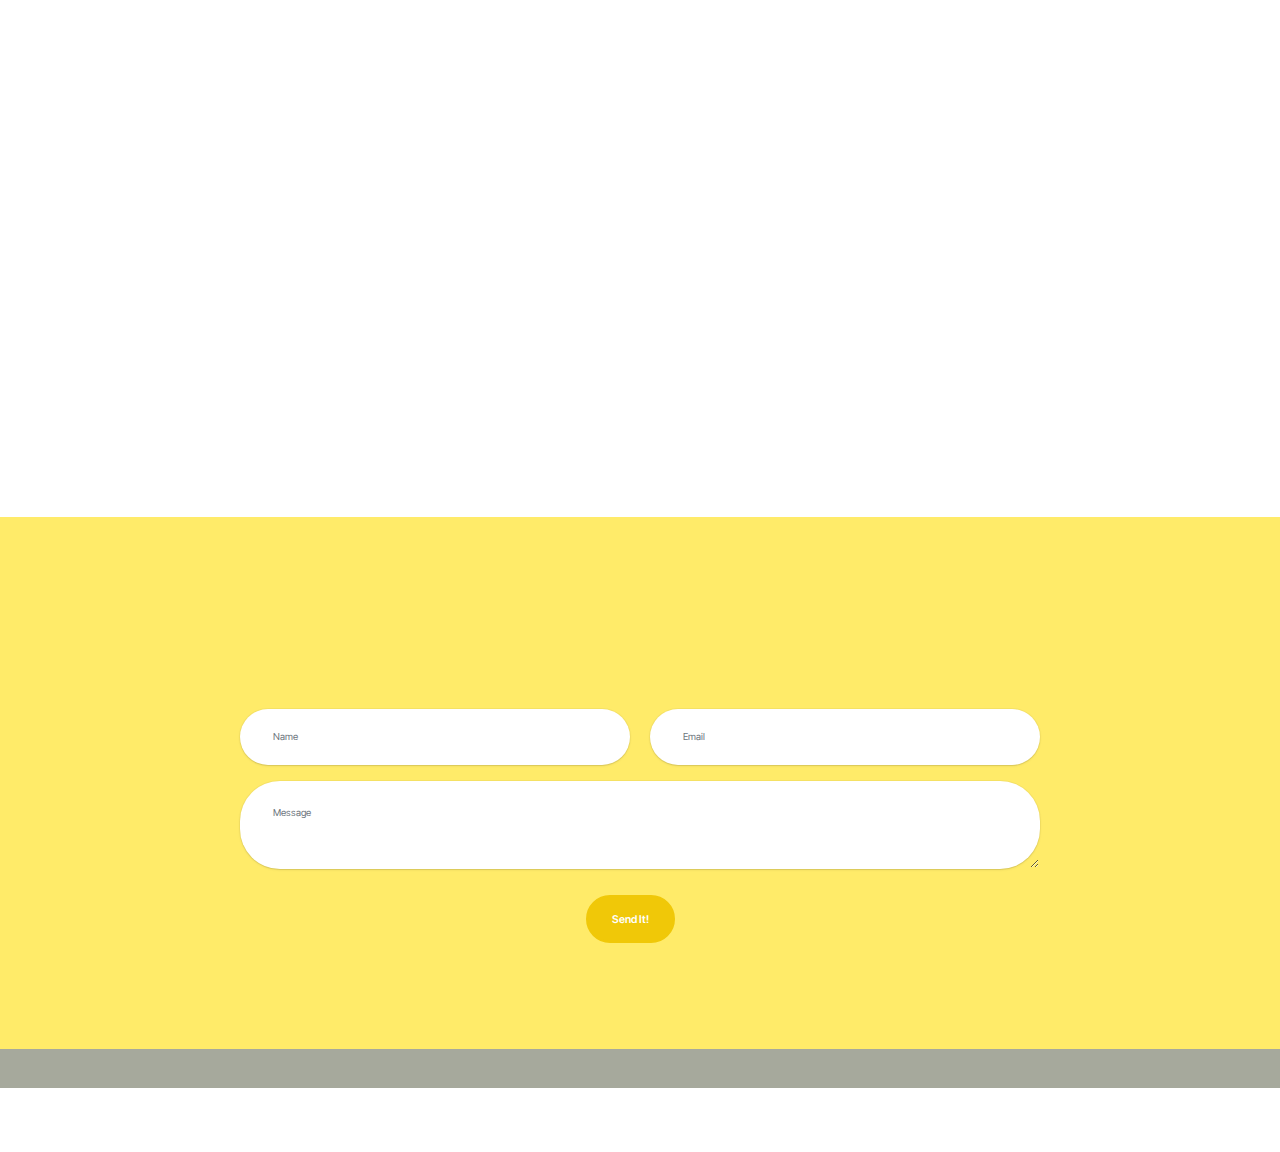
<file: livestream.html>
<!DOCTYPE html>
<html  >
<head>
  <!-- Site made with Mobirise Website Builder v5.9.18, https://mobirise.com -->
  <meta charset="UTF-8">
  <meta http-equiv="X-UA-Compatible" content="IE=edge">
  <meta name="generator" content="Mobirise v5.9.18, mobirise.com">
  <meta name="viewport" content="width=device-width, initial-scale=1, minimum-scale=1">
  <link rel="shortcut icon" href="assets/images/fulllogo-transparent-111x89.png" type="image/x-icon">
  <meta name="description" content="">
  
  
  <title>Livestream Backup</title>
  <link rel="stylesheet" href="assets/web/assets/mobirise-icons2/mobirise2.css">
  <link rel="stylesheet" href="assets/bootstrap/css/bootstrap.min.css">
  <link rel="stylesheet" href="assets/bootstrap/css/bootstrap-grid.min.css">
  <link rel="stylesheet" href="assets/bootstrap/css/bootstrap-reboot.min.css">
  <link rel="stylesheet" href="assets/parallax/jarallax.css">
  <link rel="stylesheet" href="assets/animatecss/animate.css">
  <link rel="stylesheet" href="assets/dropdown/css/style.css">
  <link rel="stylesheet" href="assets/socicon/css/styles.css">
  <link rel="stylesheet" href="assets/theme/css/style.css">
  <link rel="preload" href="https://fonts.googleapis.com/css2?family=Inter+Tight:wght@400;700&display=swap&display=swap" as="style" onload="this.onload=null;this.rel='stylesheet'">
  <noscript><link rel="stylesheet" href="https://fonts.googleapis.com/css2?family=Inter+Tight:wght@400;700&display=swap&display=swap"></noscript>
  <link rel="preload" as="style" href="assets/mobirise/css/mbr-additional.css?v=lmVTHD"><link rel="stylesheet" href="assets/mobirise/css/mbr-additional.css?v=lmVTHD" type="text/css">

  
  
  
</head>
<body>
  
  <section data-bs-version="5.1" class="menu menu1 cid-uD0vng0dVt" once="menu" id="menu01-1a">
	

	<nav class="navbar navbar-dropdown navbar-expand-lg">
		<div class="container">
			<div class="navbar-brand">
				<span class="navbar-logo">
					<a href="index.html">
						<img src="assets/images/fulllogo-transparent-111x89.png" alt=" " style="height: 5rem;">
					</a>
				</span>
				
			</div>
			<button class="navbar-toggler" type="button" data-toggle="collapse" data-bs-toggle="collapse" data-target="#navbarSupportedContent" data-bs-target="#navbarSupportedContent" aria-controls="navbarNavAltMarkup" aria-expanded="false" aria-label="Toggle navigation">
				<div class="hamburger">
					<span></span>
					<span></span>
					<span></span>
					<span></span>
				</div>
			</button>
			<div class="collapse navbar-collapse" id="navbarSupportedContent">
				<ul class="navbar-nav nav-dropdown" data-app-modern-menu="true"><li class="nav-item">
						<a class="nav-link link text-success text-primary display-5" href="index.html">Home<br></a>
					</li><li class="nav-item"><a class="nav-link link text-success text-primary display-5" href="about.html">About Us</a></li><li class="nav-item"><a class="nav-link link text-success text-primary display-5" href="activities.html">Programs &amp; Activities</a></li><li class="nav-item"><a class="nav-link link text-success text-primary display-5" href="getinvolved.html">Get Involved</a></li>
					<li class="nav-item">
						<a class="nav-link link text-success text-primary display-5" href="news.html" aria-expanded="false">News &amp; Blogs</a>
					</li>
					<li class="nav-item">
						<a class="nav-link link text-success text-primary display-5" href="contact.html" target="_blank">&nbsp;Contact Us</a>
					</li></ul>
				
				<div class="navbar-buttons mbr-section-btn"><a class="btn btn-success display-4" href="mailto:info@mathtogether.ca">Join Us</a></div>
			</div>
		</div>
	</nav>
</section>

<section data-bs-version="5.1" class="header18 cid-uE9nqwg6yf" data-bg-video="https://www.youtube.com/embed/0aW3tknKuU8?autoplay=1&amp;loop=1&amp;playlist=0aW3tknKuU8&amp;t=20&amp;mute=1&amp;playsinline=1&amp;controls=0&amp;showinfo=0&amp;autohide=1&amp;allowfullscreen=true&amp;mode=transparent" id="hero-16-uE9nqwg6yf">
  

  <div class="mbr-overlay" style="opacity: 0.5; background-color: rgb(0, 0, 0);"></div>
  <div class="container-fluid">
    <div class="row">
      <div class="content-wrap col-12 col-md-12">
        <h1 class="mbr-section-title mbr-fonts-style mbr-white mb-4 display-1">
          <strong>Math Challenge Liverstream</strong></h1>
        
        <p class="mbr-fonts-style mbr-text mbr-white mb-4 display-7">Join the ultimate live math showdown and flex your brainpower!</p>
        <div class="mbr-section-btn">
          <a class="btn btn-white-outline display-7" href="https://mobiri.se">Join Now</a>
        </div>
      </div>
    </div>
  </div>
</section>

<section data-bs-version="5.1" class="article4 cid-uE9nqwgNp9" id="generic-text-4-uE9nqwgNp9">
	

	
	

	<div class="container">
		<div class="row justify-content-center">
			<div class="col-12 col-md-12 col-lg-6 image-wrapper">
				<img class="w-100" src="assets/images/photo-1453733190371-0a9bedd82893.jpeg" alt="Mobirise Website Builder">
			</div>
			<div class="col-12 col-md-12 col-lg">
				<div class="text-wrapper align-left">
					<h1 class="mbr-section-title mbr-fonts-style mb-4 display-2">
						<strong>Math Fun Awaits</strong>
					</h1>
					<p class="mbr-text mbr-fonts-style mb-3 display-7">Are you ready to put your math skills to the test? Join Math Together Canada for an electrifying live challenge where you can solve problems alongside fellow math enthusiasts and experts.</p>

					<p class="mbr-text mbr-fonts-style mb-3 display-7">This isn’t just any math session; it’s a thrilling competition filled with laughter, learning, and a dash of friendly rivalry. Get ready to tackle problems that will make your brain do cartwheels!</p>
					<p class="mbr-text mbr-fonts-style mb-3 display-7">Whether you’re a math whiz or just looking to improve, there’s a spot for you in our vibrant community. Let’s make math exciting together!</p>
					
				</div>
			</div>
		</div>
	</div>
</section>

<section data-bs-version="5.1" class="gallery10 cid-uE9nqwh0wV" id="features-61-uE9nqwh0wV">
  


  <div class="container-fluid">

      <div class="loop-container">
        <div class="item display-1" data-linewords="Solve with Experts * Various Difficulty Levels * Interactive Q&amp;A * Fun Puzzles * Competition Challenges * Community Badges *" data-direction="-1" data-speed="0.05">☁️ Best offers ☁️ Free delivery ☁️ Perfect design ☁️ Comfort ☁️ Support 24/7 ☁️ Vibes</div>

        <div class="item display-1" data-linewords="Solve with Experts * Various Difficulty Levels * Interactive Q&amp;A * Fun Puzzles * Competition Challenges * Community Badges *" data-direction="-1" data-speed="0.05">☁️ Best offers ☁️ Free delivery ☁️ Perfect design ☁️ Comfort ☁️ Support 24/7 ☁️ Vibes</div>
      </div>
    
  </div>
</section>

<section data-bs-version="5.1" class="article01 cid-uE9nqwhy6p" id="generic-text-1-uE9nqwhy6p">
	

	
	
	<div class="container">
		<div class="row justify-content-center">
			<div class="card col-md-12 col-lg-12">
				<div class="card-wrapper">
					<div class="row">
						<div class="image-wrapper col-12 col-sm-6 justify-content-center">
							<img src="assets/images/photo-1613905780946-26b73b6f6e11.jpeg" alt="Mobirise Website Builder">
						</div>
						<div class="image-wrapper col-12 col-sm-6 justify-content-center">
							<img src="assets/images/photo-1596496181871-9681eacf9764.jpeg" alt="Mobirise Website Builder">
						</div>
					</div>

					<div class="card-box align-left mb-3 card-content-text">
						<h4 class="card-title mbr-fonts-style mbr-white mb-0 display-5">
							<strong>What to Expect</strong>
						</h4>
						<p class="mbr-text mbr-fonts-style mt-3 mb-0 display-7">Get ready to solve and learn with problems from prestigious competitions like AMC, CEMC, and AIME. Each challenge is designed to sharpen your skills while keeping the fun factor high!</p>

						<p class="mbr-text mbr-fonts-style mt-3 mb-0 display-7">Engage in interactive challenges where you can compete and collaborate with others. It’s not just about winning; it’s about enjoying the thrill of math!</p>

						<p class="mbr-text mbr-fonts-style mt-3 mb-0 display-7">Join our exclusive community where you can earn badges, participate in discussions, and even get featured. Don’t miss out on the excitement!</p>

						
					</div>
				</div>
			</div>
		</div>
	</div>
</section>

<section data-bs-version="5.1" class="features023 cid-uE9nqwhEiD" id="features-23-uE9nqwhEiD">
    

    
    
    <div class="container">
        
        <div class="row content-row">
            <div class="item features-without-image col-12 col-md-6 col-lg-4 item-mb">
                <div class="item-wrapper">
                    <div class="title mb-3">
                        <span class="num mbr-fonts-style display-1">
                            <strong>01.</strong>
                        </span>
                    </div>
                    <h4 class="card-title mbr-fonts-style display-5">
                        <strong>Problem-Solving</strong>
                    </h4>
                    <p class="mbr-text card-text mbr-fonts-style mb-0 display-7">Tackle challenges from prestigious competitions like AMC and AIME.</p>
                </div>
            </div>
            <div class="item features-without-image col-12 col-md-6 col-lg-4 item-mb">
                <div class="item-wrapper">
                    <div class="title mb-3">
                        <span class="num mbr-fonts-style display-1">
                            <strong>02.</strong>
                        </span>
                    </div>
                    <h4 class="card-title mbr-fonts-style display-5">
                        <strong>Interactive Fun</strong>
                    </h4>
                    <p class="mbr-text card-text mbr-fonts-style mb-0 display-7">Engage with peers and experts in real-time problem-solving.</p>
                </div>
            </div>
            <div class="item features-without-image col-12 col-md-6 col-lg-4 item-mb">
                <div class="item-wrapper">
                    <div class="title mb-3">
                        <span class="num mbr-fonts-style display-1">
                            <strong>03.</strong>
                        </span>
                    </div>
                    <h4 class="card-title mbr-fonts-style display-5">
                        <strong>Skill Levels</strong>
                    </h4>
                    <p class="mbr-text card-text mbr-fonts-style mb-0 display-7">Choose from various difficulty levels to match your expertise.</p>
                </div>
            </div>
        </div>
    </div>
</section>

<section data-bs-version="5.1" class="features03 cid-uE9nqwu4E6" id="events-1-uE9nqwu4E6">
  
  
  <div class="container-fluid">
    <div class="row justify-content-center mb-5">
      <div class="col-12 content-head">
        <div class="mbr-section-head">
          <h4 class="mbr-section-title mbr-fonts-style align-center mb-0 display-2">
            <strong>Join Us!</strong>
          </h4>
          
        </div>
      </div>
    </div>
    <div class="row">
      <div class="item features-image col-12 col-md-6 col-lg-3 active">
        <div class="item-wrapper">
          <div class="item-img mb-3">
            <img src="assets/images/photo-1596495577886-d920f1fb7238.jpeg" alt="Mobirise Website Builder" title="">
          </div>
          <div class="item-content align-left">
            <h5 class="item-title mbr-fonts-style mt-0 mb-2 display-5">
              <strong>Live Math Challenge Extravaganza</strong>
            </h5>
            <p class="mbr-text mbr-fonts-style mb-3 display-7">2025-03-15</p>
            <p class="mbr-text mbr-fonts-style mb-3 display-7">Join us for a thrilling live event where math meets excitement and competition!</p>
            <div class="mbr-section-btn item-footer">
              <a href="" class="btn item-btn btn-primary display-7">Join</a>
            </div>
          </div>
        </div>
      </div>
      <div class="item features-image col-12 col-md-6 col-lg-3">
        <div class="item-wrapper">
          <div class="item-img mb-3">
            <img src="assets/images/photo-1600493033157-eed3fbe95d96.jpeg" alt="Mobirise Website Builder" title="" data-slide-to="1" data-bs-slide-to="1">
          </div>
          <div class="item-content align-left">
            <h5 class="item-title mbr-fonts-style mb-2 mt-0 display-5">
              <strong>Interactive Q&amp;A Session</strong>
            </h5>
            <p class="mbr-text mbr-fonts-style mb-3 display-7">2025-03-22</p>
            <p class="mbr-text mbr-fonts-style mb-3 display-7">Get your burning questions answered by math experts in this engaging session.</p>
            <div class="mbr-section-btn item-footer">
              <a href="" class="btn item-btn btn-primary display-7">Join</a>
            </div>
          </div>
        </div>
      </div>
      <div class="item features-image col-12 col-md-6 col-lg-3">
        <div class="item-wrapper">
          <div class="item-img mb-3">
            <img src="assets/images/photo-1590019012497-b44f1aaa40d3.jpeg" alt="Mobirise Website Builder" title="" data-slide-to="2" data-bs-slide-to="2">
          </div>
          <div class="item-content align-left">
            <h5 class="item-title mbr-fonts-style mb-2 mt-0 display-5">
              <strong>Puzzle Competition Showdown</strong>
            </h5>
            <p class="mbr-text mbr-fonts-style mb-3 display-7">2025-03-29</p>
            <p class="mbr-text mbr-fonts-style mb-3 display-7">Compete against others in a fun puzzle-solving challenge with prizes!</p>
            <div class="mbr-section-btn item-footer">
              <a href="" class="btn item-btn btn-primary display-7">Join</a>
            </div>
          </div>
        </div>
      </div>
      <div class="item features-image col-12 col-md-6 col-lg-3">
        <div class="item-wrapper">
          <div class="item-img mb-3">
            <img src="assets/images/photo-1560785496-3c9d27877182.jpeg" alt="Mobirise Website Builder" title="" data-slide-to="2" data-bs-slide-to="2">
          </div>
          <div class="item-content align-left">
            <h5 class="item-title mbr-fonts-style mb-2 mt-0 display-5">
              <strong>Community Discussion Forum</strong>
            </h5>
            <p class="mbr-text mbr-fonts-style mb-3 display-7">2025-04-05</p>
            <p class="mbr-text mbr-fonts-style mb-3 display-7">Join discussions with fellow math enthusiasts and share your strategies.</p>
            <div class="mbr-section-btn item-footer">
              <a href="" class="btn item-btn btn-primary display-7">Join</a>
            </div>
          </div>
        </div>
      </div>
    </div>
  </div>
</section>

<section data-bs-version="5.1" class="list05 cid-uE9nqwuRjF" id="faq-3-uE9nqwuRjF">
    
    <div class="container">
        <div class="col-12 mb-5 content-head">
            <h3 class="mbr-section-title mbr-fonts-style align-center mb-0 display-2">
                <strong>Math Challenge FAQs</strong>
            </h3>
            
        </div>
        <div class="row justify-content-center ">
            <div class="col-12 col-lg-9">
                <div class="item features-without-image col-12 active">
                    <div class="item-wrapper">
                        <h5 class="mbr-card-title mbr-fonts-style mt-0 mb-3 display-5">
                            <strong>How do I participate in events?</strong></h5>
                        <p class="mbr-text mbr-fonts-style mt-0 mb-3 display-7">Simply register on our website and join the live sessions.</p>
                    </div>
                </div>
                <div class="item features-without-image col-12">
                    <div class="item-wrapper">
                        <h5 class="mbr-card-title mbr-fonts-style mt-0 mb-3 display-5">
                            <strong>What platforms will you use?</strong></h5>
                        <p class="mbr-text mbr-fonts-style mt-0 mb-3 display-7">We stream on YouTube, Twitch, and Tick talk.</p>
                    </div>
                </div>
                <div class="item features-without-image col-12">
                    <div class="item-wrapper">
                        <h5 class="mbr-card-title mbr-fonts-style mt-0 mb-3 display-5">
                            <strong>Can I watch past events?</strong></h5>
                        <p class="mbr-text mbr-fonts-style mt-0 mb-3 display-7">Yes! Highlights are available on YouTube Shorts and TikTok.</p>
                    </div>
                </div>
                <div class="item features-without-image col-12">
                  <div class="item-wrapper">
                      <h5 class="mbr-card-title mbr-fonts-style mt-0 mb-3 display-5">
                          <strong>Are there prizes for winners?</strong></h5>
                      <p class="mbr-text mbr-fonts-style mt-0 mb-3 display-7">Absolutely! Winners receive badges and recognition in our community.</p>
                  </div>
              </div>
              <div class="item features-without-image col-12">
                <div class="item-wrapper">
                    <h5 class="mbr-card-title mbr-fonts-style mt-0 mb-3 display-5">
                        <strong>What if I'm a beginner?</strong></h5>
                    <p class="mbr-text mbr-fonts-style mt-0 mb-3 display-7">No worries! We have challenges for all skill levels.</p>
                </div>
            </div>
            </div>
        </div>
    </div>
</section>

<section data-bs-version="5.1" class="header14 cid-uE9nqwumYa mbr-parallax-background" id="call-to-action-1-uE9nqwumYa">
	

	
	
	<div class="container">
		<div class="row justify-content-center">
			<div class="card col-12 col-md-12 col-lg-8">
				<div class="card-wrapper">
					<div class="card-box align-center">
						<h1 class="card-title mbr-fonts-style mb-4 display-1">
							<strong>Join the Math Challenge Live!</strong>
						</h1>
						
						<div class="mbr-section-btn mt-4">
							<a class="btn btn-primary display-7" href="https://mobiri.se">Participate Now!</a>
						</div>
					</div>
				</div>
			</div>
		</div>
	</div>
</section>

<section data-bs-version="5.1" class="video04 cid-uE9nqwvosi" id="video-6-uE9nqwvosi">
  
  
  <div class="container">
    <div class="mbr-section-head mb-5">
      <h4 class="mbr-section-title mbr-fonts-style mb-0 mt-0 display-2">
        <strong>Watch Highlights Here</strong>
      </h4>
      
    </div>
    <div class="row justify-content-center">
      <div class="col-12 col-md-10 video-block">
        <div class="video-wrapper"><iframe class="mbr-embedded-video" src="https://www.youtube.com/embed/tdLnAzRxQks?rel=0&amp;amp;mute=1&amp;showinfo=0&amp;autoplay=1&amp;loop=1&amp;playlist=tdLnAzRxQks" width="1280" height="720" frameborder="0" allowfullscreen></iframe></div>
        
      </div>
    </div>
  </div>
</section>

<section data-bs-version="5.1" class="people07 cid-uE9nqww5tA" id="testimonials-8-uE9nqww5tA">
    
    <div class="container">
        <div class="row justify-content-center">
            <div class="col-md-12 col-lg-8">
                <p class="card-text mbr-fonts-style display-5">This challenge made math fun and competitive!</p>
                <div class="img-wrapper mt-3 justify-content-center">
                    <img src="assets/images/photo-1679746584014-fb31d4eb0a5e.jpeg" alt="" data-slide-to="0" data-bs-slide-to="0">
                </div>
                <p class="card-title mbr-fonts-style mt-3 display-7">
                    <strong>Alex</strong>
                </p>
            </div>
        </div>
    </div>
</section>

<section data-bs-version="5.1" class="social4 cid-uE9nqwwp7T" id="follow-us-1-uE9nqwwp7T">
    
    
    

    <div class="container">
        <div class="media-container-row">
            <div class="col-12">
                <h3 class="mbr-section-title align-center mb-5 mbr-fonts-style display-2">
                    <strong>Stay Connected with Us!</strong>
                </h3>
                <div class="social-list align-center">
                    <a class="iconfont-wrapper bg-facebook m-2 " target="_blank" href="https://mobiri.se">
                        <span class="socicon-facebook socicon"></span>
                    </a>
                    <a class="iconfont-wrapper bg-twitter m-2" href="https://mobiri.se" target="_blank">
                        <span class="socicon-twitter socicon"></span>
                    </a>
                    <a class="iconfont-wrapper bg-instagram m-2" href="https://mobiri.se" target="_blank">
                        <span class="socicon-instagram socicon"></span>
                    </a>
                    
                    
                    
                    
                    
                    <a class="iconfont-wrapper bg-tiktok m-2" href="https://mobiri.se" target="_blank">
                        <span class="socicon-tiktok socicon"></span>
                    </a>
                    
                    
                </div>
            </div>
        </div>
    </div>
</section>

<section data-bs-version="5.1" class="form5 cid-uE9nqww0IK" id="contact-form-2-uE9nqww0IK">
    
    
    <div class="container">
        <div class="row justify-content-center">
            <div class="col-12 content-head">
                <div class="mbr-section-head mb-5">
                    <h3 class="mbr-section-title mbr-fonts-style align-center mb-0 display-2">
                        <strong>Get in Touch!</strong>
                    </h3>
                    
                </div>
            </div>
        </div>
        <div class="row justify-content-center">
            <div class="col-lg-8 mx-auto mbr-form" data-form-type="formoid">
                <form action="https://mobirise.eu/" method="POST" class="mbr-form form-with-styler" data-form-title="Form Name"><input type="hidden" name="email" data-form-email="true" value="rqD/o66CKvFUuZPLbwaiVpZKcJ2UztSFU1kL/JvGhkwlSOG4Z7y3X3xIfMal8CNvQotb4CLgq3TAVVpW2uISsJi4YxazOiJXOR8/UceP/z/Az24P980QFr4MnVS1wsve.mpze+NEtvIBnvyz7tFva+tidapquBRmE8glcQOWGyE31vaZSEfvx7L6wcERjt999CEBSOlh/DBpM3aAREaHJRoZx3KEN+k9DyPXbiwXpieKjwkFHzWQN1CaOpBehjLGV">
                    <div class="row">
                        <div hidden="hidden" data-form-alert="" class="alert alert-success col-12">Thanks for filling out the form!</div>
                        <div hidden="hidden" data-form-alert-danger="" class="alert alert-danger col-12">
                            Oops...! some problem!
                        </div>
                    </div>
                    <div class="dragArea row">
                        <div class="col-md col-sm-12 form-group mb-3" data-for="name">
                            <input type="text" name="name" placeholder="Name" data-form-field="name" class="form-control" value="" id="name-contact-form-2-uE9nqww0IK">
                        </div>
                        <div class="col-md col-sm-12 form-group mb-3" data-for="email">
                            <input type="email" name="email" placeholder="Email" data-form-field="email" class="form-control" value="" id="email-contact-form-2-uE9nqww0IK">
                        </div>
                        <div class="col-12 form-group mb-3" data-for="textarea">
                            <textarea name="textarea" placeholder="Message" data-form-field="textarea" class="form-control" id="textarea-contact-form-2-uE9nqww0IK"></textarea>
                        </div>
                        <div class="col-lg-12 col-md-12 col-sm-12 align-center mbr-section-btn">
                            <button type="submit" class="btn btn-primary display-7">Send It!</button>
                        </div>
                    </div>
                </form>
            </div>
        </div>
    </div>
</section>

<section data-bs-version="5.1" class="footer2 cid-uCxX9EMWdP" once="footers" id="footer-5-uCxX9EMWdP">
    

    
    

    <div class="container">
        <div class="row">
            <div class="col-12 col-lg-6 center mt-2 mb-3">
                <p class="mbr-fonts-style copyright mb-0 display-7">© 2025 Math Together Canada. All rights reserved.</p>
            </div>
            <div class="col-12 col-lg-6 center">
                <div class="row-links mt-2 mb-3">
                    <ul class="row-links-soc">
                        
                        
                        
                        
                    <li class="row-links-soc-item mbr-fonts-style display-7">
                            <a href="#" class="text-white">Privacy</a>
                        </li><li class="row-links-soc-item mbr-fonts-style display-7">
                            <a href="#" class="text-white">Terms</a>
                        </li><li class="row-links-soc-item mbr-fonts-style display-7">
                            <a href="#" class="text-white">Support</a>
                        </li><li class="row-links-soc-item mbr-fonts-style display-7">
                            <a href="#" class="text-white">Contact</a>
                        </li></ul>
                </div>
            </div>
        </div>
    </div>
</section><section class="display-7" style="padding: 0;align-items: center;justify-content: center;flex-wrap: wrap;    align-content: center;display: flex;position: relative;height: 4rem;"><a href="https://mobiri.se/3778927" style="flex: 1 1;height: 4rem;position: absolute;width: 100%;z-index: 1;"><img alt="" style="height: 4rem;" src="[data-uri]"></a><p style="margin: 0;text-align: center;" class="display-7">&#8204;</p><a style="z-index:1" href="https://mobirise.com/drag-drop-website-builder.html">Drag & Drop Website Builder</a></section><script src="assets/bootstrap/js/bootstrap.bundle.min.js"></script>  <script src="assets/parallax/jarallax.js"></script>  <script src="assets/smoothscroll/smooth-scroll.js"></script>  <script src="assets/ytplayer/index.js"></script>  <script src="assets/dropdown/js/navbar-dropdown.js"></script>  <script src="assets/vimeoplayer/player.js"></script>  <script src="assets/theme/js/script.js"></script>  <script src="assets/formoid/formoid.min.js"></script>  
  
  
 <div id="scrollToTop" class="scrollToTop mbr-arrow-up"><a style="text-align: center;"><i class="mbr-arrow-up-icon mbr-arrow-up-icon-cm cm-icon cm-icon-smallarrow-up"></i></a></div>
    <input name="animation" type="hidden">
  </body>
</html>
</file>
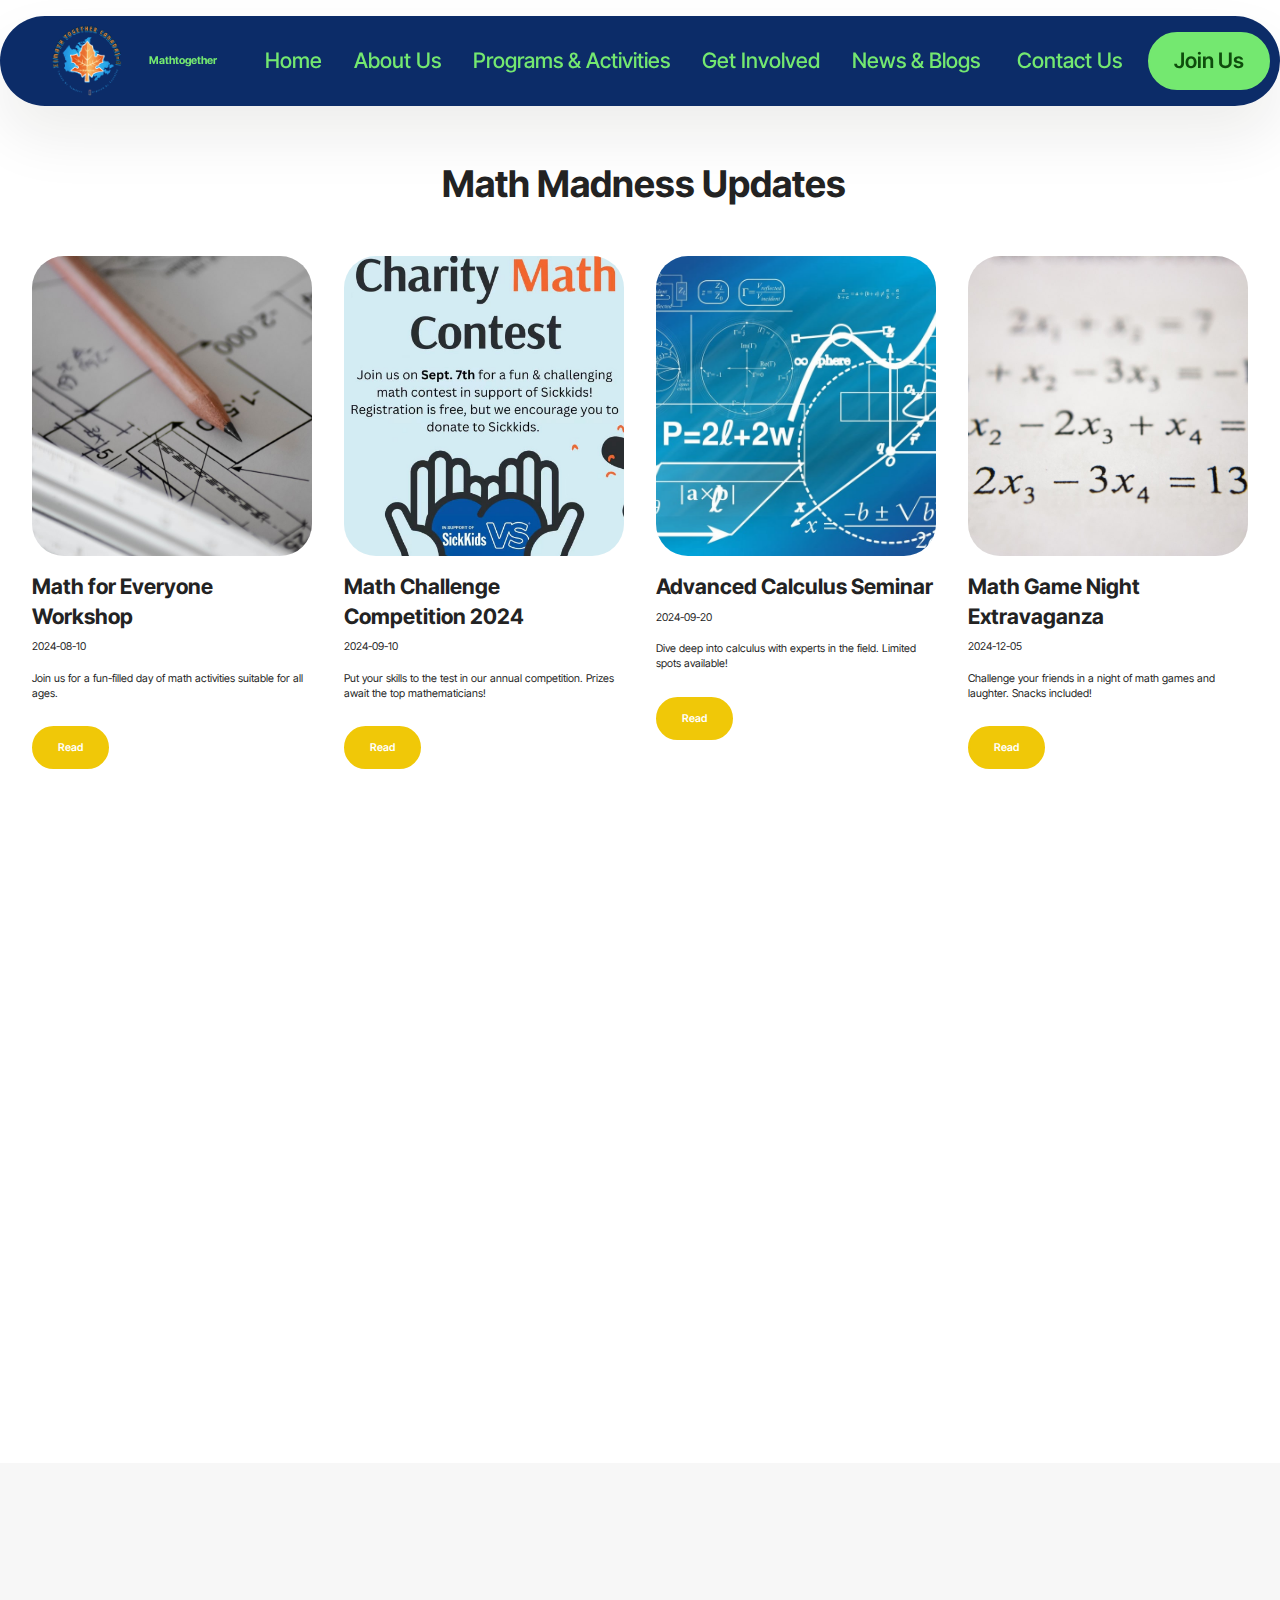
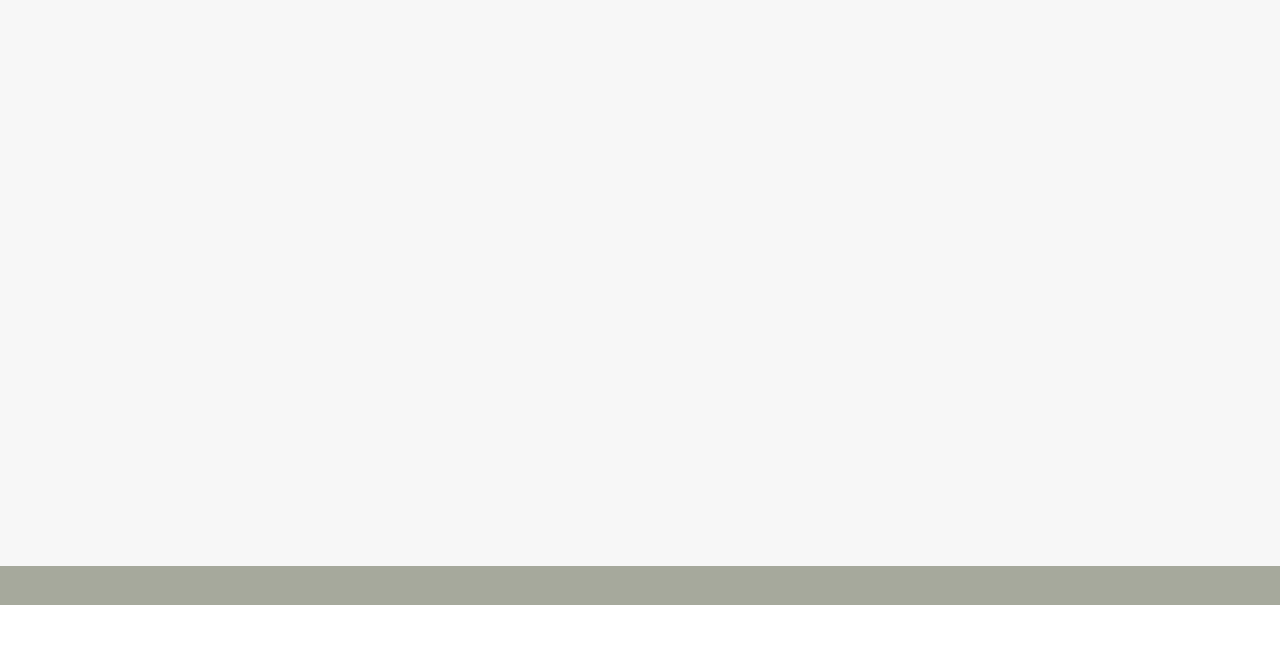
<file: news&blogs.html>
<!DOCTYPE html>
<html  >
<head>
  <!-- Site made with Mobirise Website Builder v5.9.25, https://mobirise.com -->
  <meta charset="UTF-8">
  <meta http-equiv="X-UA-Compatible" content="IE=edge">
  <meta name="generator" content="Mobirise v5.9.25, mobirise.com">
  <meta name="viewport" content="width=device-width, initial-scale=1, minimum-scale=1">
  <link rel="shortcut icon" href="assets/images/fulllogo-transparent-111x89.png" type="image/x-icon">
  <meta name="description" content="">
  
  
  <title>news &amp; blogs</title>
  <link rel="stylesheet" href="assets/web/assets/mobirise-icons2/mobirise2.css">
  <link rel="stylesheet" href="assets/bootstrap/css/bootstrap.min.css">
  <link rel="stylesheet" href="assets/bootstrap/css/bootstrap-grid.min.css">
  <link rel="stylesheet" href="assets/bootstrap/css/bootstrap-reboot.min.css">
  <link rel="stylesheet" href="assets/animatecss/animate.css">
  <link rel="stylesheet" href="assets/dropdown/css/style.css">
  <link rel="stylesheet" href="assets/theme/css/style.css">
  <link rel="preload" href="https://fonts.googleapis.com/css2?family=Inter+Tight:wght@400;700&display=swap&display=swap" as="style" onload="this.onload=null;this.rel='stylesheet'">
  <noscript><link rel="stylesheet" href="https://fonts.googleapis.com/css2?family=Inter+Tight:wght@400;700&display=swap&display=swap"></noscript>
  <link rel="preload" as="style" href="assets/mobirise/css/mbr-additional.css?v=qb1MII"><link rel="stylesheet" href="assets/mobirise/css/mbr-additional.css?v=qb1MII" type="text/css">

  
  
  
</head>
<body>
  
  <section data-bs-version="5.1" class="menu menu1 cid-uD0vng0dVt" once="menu" id="menu01-1a">
	

	<nav class="navbar navbar-dropdown navbar-fixed-top navbar-expand-lg">
		<div class="container">
			<div class="navbar-brand">
				<span class="navbar-logo">
					<a href="index.html">
						<img src="assets/images/fulllogo-transparent-111x89.png" alt=" " style="height: 4.6rem;">
					</a>
				</span>
				<span class="navbar-caption-wrap"><a class="navbar-caption text-success display-7" href="https://mobiri.se">Mathtogether</a></span>
			</div>
			<button class="navbar-toggler" type="button" data-toggle="collapse" data-bs-toggle="collapse" data-target="#navbarSupportedContent" data-bs-target="#navbarSupportedContent" aria-controls="navbarNavAltMarkup" aria-expanded="false" aria-label="Toggle navigation">
				<div class="hamburger">
					<span></span>
					<span></span>
					<span></span>
					<span></span>
				</div>
			</button>
			<div class="collapse navbar-collapse" id="navbarSupportedContent">
				<ul class="navbar-nav nav-dropdown" data-app-modern-menu="true"><li class="nav-item">
						<a class="nav-link link text-success display-5" href="index.html">Home<br></a>
					</li><li class="nav-item"><a class="nav-link link text-success display-5" href="page2.html">About Us</a></li><li class="nav-item"><a class="nav-link link text-success display-5" href="page3.html">Programs &amp; Activities</a></li><li class="nav-item"><a class="nav-link link text-success display-5" href="page5.html">Get Involved</a></li>
					<li class="nav-item">
						<a class="nav-link link text-success display-5" href="page7.html" aria-expanded="false">News &amp; Blogs</a>
					</li>
					<li class="nav-item">
						<a class="nav-link link text-success display-5" href="page9.html" target="_blank">&nbsp;Contact Us</a>
					</li></ul>
				
				<div class="navbar-buttons mbr-section-btn"><a class="btn btn-success display-4" href="mailto:info@mathtogether.ca">Join Us</a></div>
			</div>
		</div>
	</nav>
</section>

<section data-bs-version="5.1" class="features03 cid-uD1agKtIhM" id="events-1-uD1agKtIhM">
  
  
  <div class="container-fluid">
    <div class="row justify-content-center mb-5">
      <div class="col-12 content-head">
        <div class="mbr-section-head">
          <h4 class="mbr-section-title mbr-fonts-style align-center mb-0 display-2"><strong>&nbsp;Math Madness Updates</strong></h4>
          
        </div>
      </div>
    </div>
    <div class="row">
      <div class="item features-image col-12 col-md-6 col-lg-3 active">
        <div class="item-wrapper">
          <div class="item-img mb-3">
            <img src="assets/images/photo-1542621334-a254cf47733d.jpeg" alt="Mobirise Website Builder" title="" data-slide-to="0" data-bs-slide-to="0">
          </div>
          <div class="item-content align-left">
            <h5 class="item-title mbr-fonts-style mb-2 mt-0 display-5">
              <strong>Math for Everyone Workshop</strong>
            </h5>
            <p class="mbr-text mbr-fonts-style mb-3 display-7">2024-08-10</p>
            <p class="mbr-text mbr-fonts-style mb-3 display-7">Join us for a fun-filled day of math activities suitable for all ages.</p>
            <div class="mbr-section-btn item-footer"><a href="" class="btn item-btn btn-primary display-7">Read</a></div>
          </div>
        </div>
      </div><div class="item features-image col-12 col-md-6 col-lg-3">
        <div class="item-wrapper">
          <div class="item-img mb-3">
            <img src="assets/images/ebba8c4e0bed3dd8c51121a500b4257-1266x1290.jpeg" alt="Mobirise Website Builder" title="" data-slide-to="1" data-bs-slide-to="1">
          </div>
          <div class="item-content align-left">
            <h5 class="item-title mbr-fonts-style mt-0 mb-2 display-5"><strong>Math Challenge Competition 2024</strong>
            </h5>
            <p class="mbr-text mbr-fonts-style mb-3 display-7">2024-09-10</p>
            <p class="mbr-text mbr-fonts-style mb-3 display-7">Put your skills to the test in our annual competition. Prizes await the top mathematicians!</p>
            <div class="mbr-section-btn item-footer"><a href="" class="btn item-btn btn-primary display-7">Read</a></div>
          </div>
        </div>
      </div>
      <div class="item features-image col-12 col-md-6 col-lg-3">
        <div class="item-wrapper">
          <div class="item-img mb-3">
            <img src="assets/images/mbr-1024x674.jpg" alt="Mobirise Website Builder" title="" data-slide-to="2" data-bs-slide-to="2">
          </div>
          <div class="item-content align-left">
            <h5 class="item-title mbr-fonts-style mb-2 mt-0 display-5">
              <strong>Advanced Calculus Seminar</strong>
            </h5>
            <p class="mbr-text mbr-fonts-style mb-3 display-7">2024-09-20</p>
            <p class="mbr-text mbr-fonts-style mb-3 display-7">Dive deep into calculus with experts in the field. Limited spots available!</p>
            <div class="mbr-section-btn item-footer"><a href="" class="btn item-btn btn-primary display-7">Read</a></div>
          </div>
        </div>
      </div>
      
      <div class="item features-image col-12 col-md-6 col-lg-3">
        <div class="item-wrapper">
          <div class="item-img mb-3">
            <img src="assets/images/photo-1509228468518-180dd4864904.jpeg" alt="Mobirise Website Builder" title="" data-slide-to="2" data-bs-slide-to="2">
          </div>
          <div class="item-content align-left">
            <h5 class="item-title mbr-fonts-style mb-2 mt-0 display-5">
              <strong>Math Game Night Extravaganza</strong>
            </h5>
            <p class="mbr-text mbr-fonts-style mb-3 display-7">2024-12-05</p>
            <p class="mbr-text mbr-fonts-style mb-3 display-7">Challenge your friends in a night of math games and laughter. Snacks included!</p>
            <div class="mbr-section-btn item-footer"><a href="" class="btn item-btn btn-primary display-7">Read</a></div>
          </div>
        </div>
      </div>
    </div>
  </div>
</section>

<section data-bs-version="5.1" class="news08 cid-uD1agKuRSc" id="blog-2-uD1agKuRSc">
    
    
    <div class="container-fluid">
        <div class="row justify-content-center mb-5">
            <div class="col-12 content-head">
                <div class="mbr-section-head">
                    <h4 class="mbr-section-title mbr-fonts-style align-center mb-0 display-2"><strong>&nbsp;</strong></h4>
                    
                </div>
            </div>
        </div>
        <div class="row">
            <div class="item features-image col-12 col-md-6 col-lg-3 active">
                <div class="item-wrapper">
                    <div class="item-img mb-3">
                        <img src="assets/images/photo-1453733190371-0a9bedd82893.jpeg" alt="Mobirise Website Builder" title="">
                    </div>
                    <div class="item-content align-left">
                        <h5 class="item-title mbr-fonts-style mt-0 mb-3 display-7">News</h5>
                        <h6 class="item-subtitle mbr-fonts-style mb-3 display-5">
                            <strong>Club's Epic Math-Off Recap</strong>
                        </h6>
                        
                        <div class="mbr-section-btn item-footer">
                            <a href="" class="btn item-btn btn-primary display-7">Read</a>
                        </div>
                    </div>
                </div>
            </div>
            <div class="item features-image col-12 col-md-6 col-lg-3">
                <div class="item-wrapper">
                    <div class="item-img mb-3">
                        <img src="assets/images/photo-1635070041078-e363dbe005cb.jpeg" alt="Mobirise Website Builder">
                    </div>
                    <div class="item-content align-left">
                        <h5 class="item-title mbr-fonts-style mb-3 mt-0 display-7">Article</h5>
                        <h6 class="item-subtitle mbr-fonts-style mb-3 display-5">
                            <strong>Top 10 Math Myths</strong>
                        </h6>
                        
                        <div class="mbr-section-btn item-footer"><a href="" class="btn item-btn btn-primary display-7">Read</a></div>
                    </div>
                </div>
            </div>
            <div class="item features-image col-12 col-md-6 col-lg-3">
                <div class="item-wrapper">
                    <div class="item-img mb-3">
                        <img src="assets/images/mbr-760x507.jpg" alt="Mobirise Website Builder">
                    </div>
                    <div class="item-content align-left">
                        <h5 class="item-title mbr-fonts-style mb-3 mt-0 display-7">Event</h5>
                        <h6 class="item-subtitle mbr-fonts-style mt-0 mb-3 display-5">
                            <strong>Pi Day Celebration Highlights</strong>
                        </h6>
                        
                        <div class="mbr-section-btn item-footer">
                            <a href="" class="btn item-btn btn-primary display-7">Read</a>
                        </div>
                    </div>
                </div>
            </div>
            <div class="item features-image col-12 col-md-6 col-lg-3">
                <div class="item-wrapper">
                    <div class="item-img mb-3">
                        <img src="assets/images/photo-1613905780946-26b73b6f6e11.jpeg" alt="Mobirise Website Builder">
                    </div>
                    <div class="item-content align-left">
                        <h5 class="item-title mbr-fonts-style mb-3 mt-0 display-7">Tips</h5>
                        <h6 class="item-subtitle mbr-fonts-style mt-0 mb-3 display-5">
                            <strong>Studying Math Like Pro</strong>
                        </h6>
                        
                        <div class="mbr-section-btn item-footer">
                            <a href="" class="btn item-btn btn-primary display-7">Read</a>
                        </div>
                    </div>
                </div>
            </div>

        </div>
    </div>
</section>

<section data-bs-version="5.1" class="video04 cid-uD1d6lsRdX" id="video04-1d">
    
    
    <div class="container">
        <div class="mbr-section-head mb-5">
            <h4 class="mbr-section-title mbr-fonts-style mb-0 mt-0 display-2"><strong>Highlights</strong></h4>
            <h5 class="mbr-section-subtitle mbr-fonts-style mt-4 display-5">&nbsp;a fun &amp; challenging charity math contest in support of SickKids!</h5>
        </div>
        <div class="row justify-content-center">
            <div class="col-12 col-md-7 video-block">
                <div class="video-wrapper"><iframe class="mbr-embedded-video" src="https://www.youtube.com/embed/_ny5vafUMcE?rel=0&amp;amp;mute=1&amp;showinfo=0&amp;autoplay=1&amp;loop=1&amp;playlist=_ny5vafUMcE" width="1280" height="720" frameborder="0" allowfullscreen></iframe></div>
                <p class="mbr-text mt-3 mbr-fonts-style display-4">Join us on Sept. 7th 2024 for a fun &amp; challenging math contest in support of SickKids! Registration is free, but we encourage you to donate to SickKids. Finally,&nbsp; $2, 390 Raised!</p>
            </div>
        </div>
    </div>
</section>

<section data-bs-version="5.1" class="footer2 cid-uCxX9EMWdP" once="footers" id="footer-5-uCxX9EMWdP">
    

    
    

    <div class="container">
        <div class="row">
            <div class="col-12 col-lg-6 center mt-2 mb-3">
                <p class="mbr-fonts-style copyright mb-0 display-7">© 2025 Math Together Canada. All rights reserved.</p>
            </div>
            <div class="col-12 col-lg-6 center">
                <div class="row-links mt-2 mb-3">
                    <ul class="row-links-soc">
                        
                        
                        
                        
                    <li class="row-links-soc-item mbr-fonts-style display-7">
                            <a href="#" class="text-white">Privacy</a>
                        </li><li class="row-links-soc-item mbr-fonts-style display-7">
                            <a href="#" class="text-white">Terms</a>
                        </li><li class="row-links-soc-item mbr-fonts-style display-7">
                            <a href="#" class="text-white">Support</a>
                        </li><li class="row-links-soc-item mbr-fonts-style display-7">
                            <a href="#" class="text-white">Contact</a>
                        </li></ul>
                </div>
            </div>
        </div>
    </div>
</section><section class="display-7" style="padding: 0;align-items: center;justify-content: center;flex-wrap: wrap;    align-content: center;display: flex;position: relative;height: 4rem;"><a href="https://mobiri.se/3778927" style="flex: 1 1;height: 4rem;position: absolute;width: 100%;z-index: 1;"><img alt="" style="height: 4rem;" src="[data-uri]"></a><p style="margin: 0;text-align: center;" class="display-7">&#8204;</p><a style="z-index:1" href="https://mobirise.com/builder/no-code-website-builder.html">No Code Website Builder</a></section><script src="assets/bootstrap/js/bootstrap.bundle.min.js"></script>  <script src="assets/smoothscroll/smooth-scroll.js"></script>  <script src="assets/ytplayer/index.js"></script>  <script src="assets/dropdown/js/navbar-dropdown.js"></script>  <script src="assets/theme/js/script.js"></script>  
  
  
 <div id="scrollToTop" class="scrollToTop mbr-arrow-up"><a style="text-align: center;"><i class="mbr-arrow-up-icon mbr-arrow-up-icon-cm cm-icon cm-icon-smallarrow-up"></i></a></div>
    <input name="animation" type="hidden">
  </body>
</html>
</file>
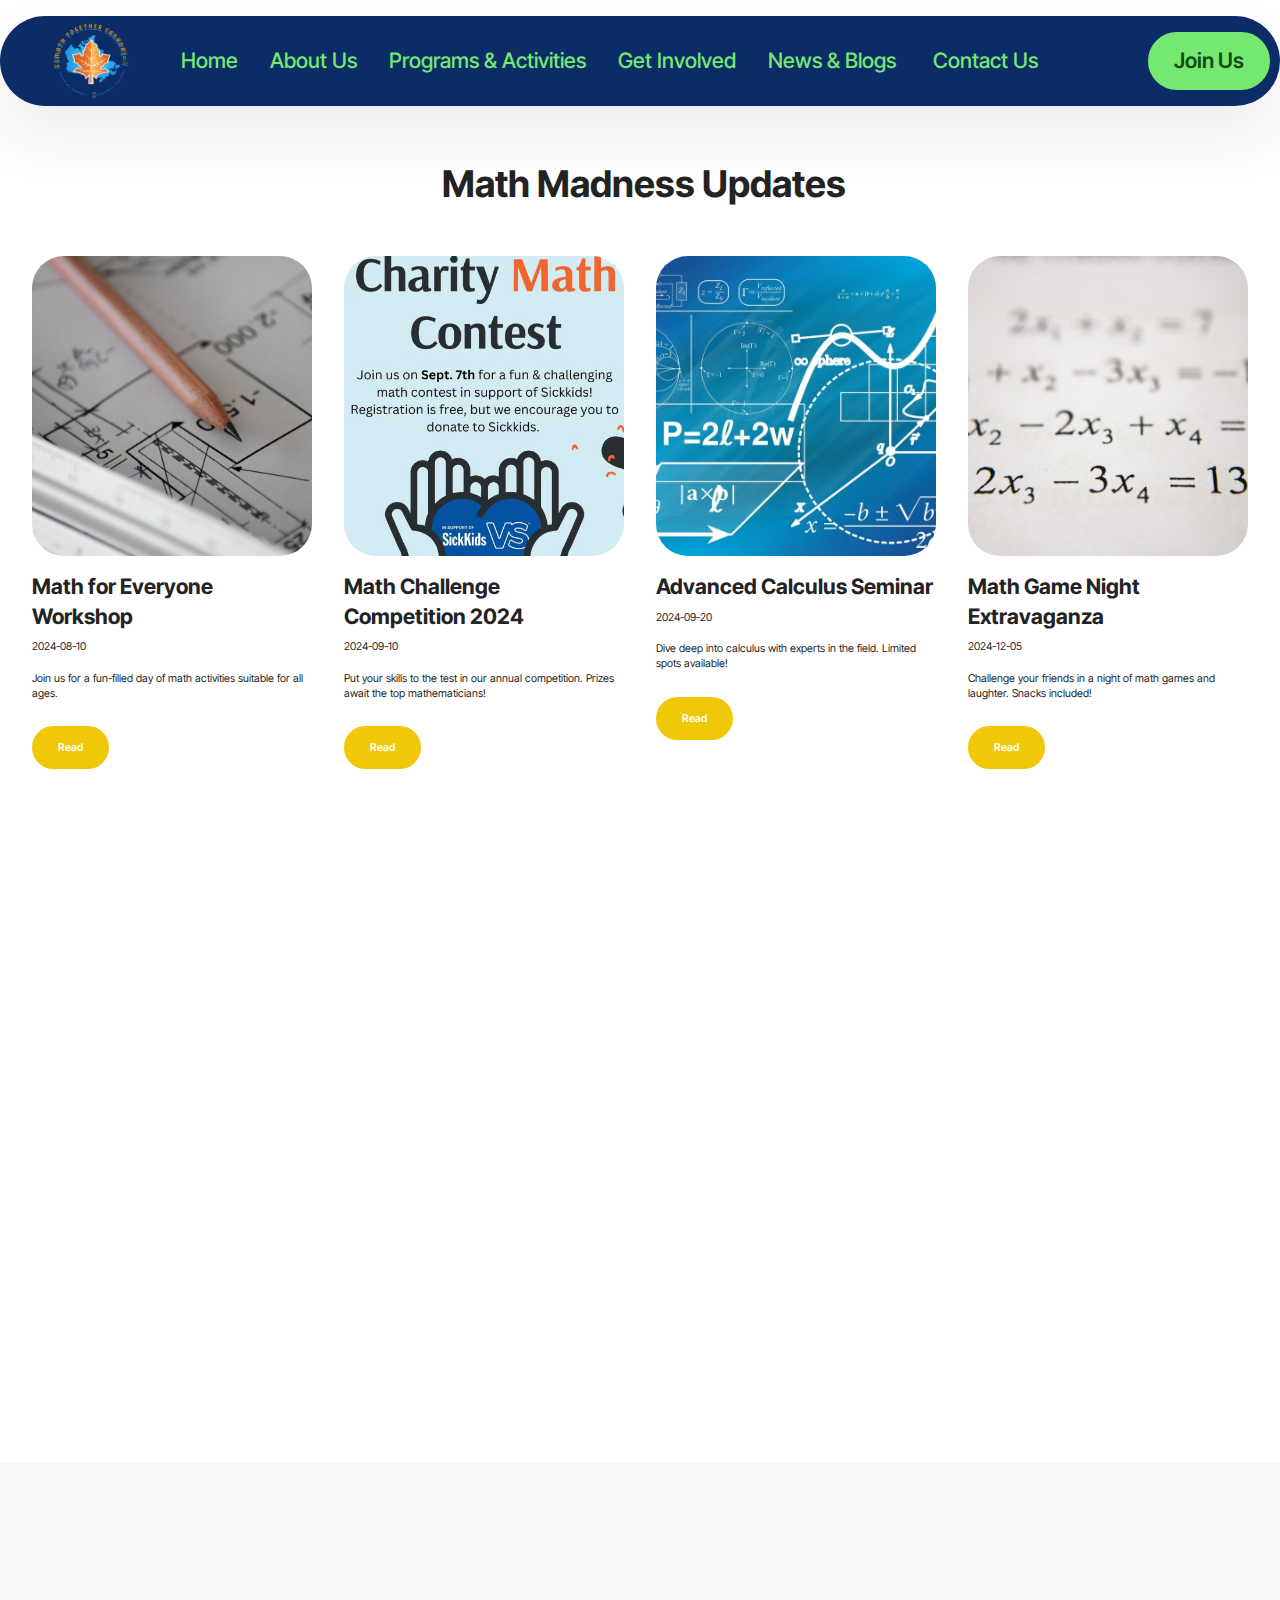
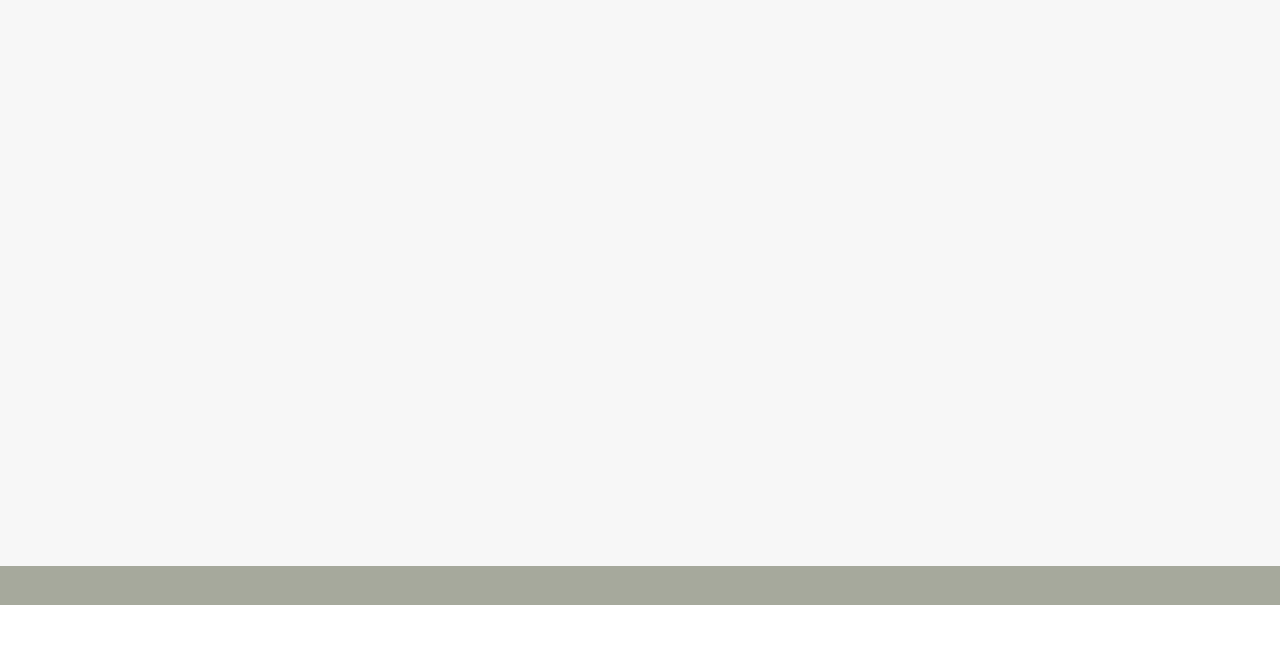
<file: news.html>
<!DOCTYPE html>
<html  >
<head>
  <!-- Site made with Mobirise Website Builder v5.9.18, https://mobirise.com -->
  <meta charset="UTF-8">
  <meta http-equiv="X-UA-Compatible" content="IE=edge">
  <meta name="generator" content="Mobirise v5.9.18, mobirise.com">
  <meta name="viewport" content="width=device-width, initial-scale=1, minimum-scale=1">
  <link rel="shortcut icon" href="assets/images/fulllogo-transparent-111x89.png" type="image/x-icon">
  <meta name="description" content="">
  
  
  <title>news&blogs</title>
  <link rel="stylesheet" href="assets/web/assets/mobirise-icons2/mobirise2.css">
  <link rel="stylesheet" href="assets/bootstrap/css/bootstrap.min.css">
  <link rel="stylesheet" href="assets/bootstrap/css/bootstrap-grid.min.css">
  <link rel="stylesheet" href="assets/bootstrap/css/bootstrap-reboot.min.css">
  <link rel="stylesheet" href="assets/animatecss/animate.css">
  <link rel="stylesheet" href="assets/dropdown/css/style.css">
  <link rel="stylesheet" href="assets/theme/css/style.css">
  <link rel="preload" href="https://fonts.googleapis.com/css2?family=Inter+Tight:wght@400;700&display=swap&display=swap" as="style" onload="this.onload=null;this.rel='stylesheet'">
  <noscript><link rel="stylesheet" href="https://fonts.googleapis.com/css2?family=Inter+Tight:wght@400;700&display=swap&display=swap"></noscript>
  <link rel="preload" as="style" href="assets/mobirise/css/mbr-additional.css?v=ho13k1"><link rel="stylesheet" href="assets/mobirise/css/mbr-additional.css?v=ho13k1" type="text/css">

  
  
  
</head>
<body>
  
  <section data-bs-version="5.1" class="menu menu1 cid-uD0vng0dVt" once="menu" id="menu01-1a">
	

	<nav class="navbar navbar-dropdown navbar-expand-lg">
		<div class="container">
			<div class="navbar-brand">
				<span class="navbar-logo">
					<a href="index.html">
						<img src="assets/images/fulllogo-transparent-111x89.png" alt=" " style="height: 5rem;">
					</a>
				</span>
				
			</div>
			<button class="navbar-toggler" type="button" data-toggle="collapse" data-bs-toggle="collapse" data-target="#navbarSupportedContent" data-bs-target="#navbarSupportedContent" aria-controls="navbarNavAltMarkup" aria-expanded="false" aria-label="Toggle navigation">
				<div class="hamburger">
					<span></span>
					<span></span>
					<span></span>
					<span></span>
				</div>
			</button>
			<div class="collapse navbar-collapse" id="navbarSupportedContent">
				<ul class="navbar-nav nav-dropdown" data-app-modern-menu="true"><li class="nav-item">
						<a class="nav-link link text-success text-primary display-5" href="index.html">Home<br></a>
					</li><li class="nav-item"><a class="nav-link link text-success text-primary display-5" href="about.html">About Us</a></li><li class="nav-item"><a class="nav-link link text-success text-primary display-5" href="activities.html">Programs &amp; Activities</a></li><li class="nav-item"><a class="nav-link link text-success text-primary display-5" href="getinvolved.html">Get Involved</a></li>
					<li class="nav-item">
						<a class="nav-link link text-success text-primary display-5" href="news.html" aria-expanded="false">News &amp; Blogs</a>
					</li>
					<li class="nav-item">
						<a class="nav-link link text-success text-primary display-5" href="contact.html" target="_blank">&nbsp;Contact Us</a>
					</li></ul>
				
				<div class="navbar-buttons mbr-section-btn"><a class="btn btn-success display-4" href="mailto:info@mathtogether.ca">Join Us</a></div>
			</div>
		</div>
	</nav>
</section>

<section data-bs-version="5.1" class="features03 cid-uD1agKtIhM" id="events-1-uD1agKtIhM">
  
  
  <div class="container-fluid">
    <div class="row justify-content-center mb-5">
      <div class="col-12 content-head">
        <div class="mbr-section-head">
          <h4 class="mbr-section-title mbr-fonts-style align-center mb-0 display-2"><strong>&nbsp;Math Madness Updates</strong></h4>
          
        </div>
      </div>
    </div>
    <div class="row">
      <div class="item features-image col-12 col-md-6 col-lg-3 active">
        <div class="item-wrapper">
          <div class="item-img mb-3">
            <img src="assets/images/photo-1542621334-a254cf47733d.jpeg" alt="Mobirise Website Builder" title="" data-slide-to="0" data-bs-slide-to="0">
          </div>
          <div class="item-content align-left">
            <h5 class="item-title mbr-fonts-style mb-2 mt-0 display-5">
              <strong>Math for Everyone Workshop</strong>
            </h5>
            <p class="mbr-text mbr-fonts-style mb-3 display-7">2024-08-10</p>
            <p class="mbr-text mbr-fonts-style mb-3 display-7">Join us for a fun-filled day of math activities suitable for all ages.</p>
            <div class="mbr-section-btn item-footer"><a href="" class="btn item-btn btn-primary display-7">Read</a></div>
          </div>
        </div>
      </div><div class="item features-image col-12 col-md-6 col-lg-3">
        <div class="item-wrapper">
          <div class="item-img mb-3">
            <img src="assets/images/ebba8c4e0bed3dd8c51121a500b4257-1266x1290.jpeg" alt="Mobirise Website Builder" title="" data-slide-to="1" data-bs-slide-to="1">
          </div>
          <div class="item-content align-left">
            <h5 class="item-title mbr-fonts-style mt-0 mb-2 display-5"><strong>Math Challenge Competition 2024</strong>
            </h5>
            <p class="mbr-text mbr-fonts-style mb-3 display-7">2024-09-10</p>
            <p class="mbr-text mbr-fonts-style mb-3 display-7">Put your skills to the test in our annual competition. Prizes await the top mathematicians!</p>
            <div class="mbr-section-btn item-footer"><a href="" class="btn item-btn btn-primary display-7">Read</a></div>
          </div>
        </div>
      </div>
      <div class="item features-image col-12 col-md-6 col-lg-3">
        <div class="item-wrapper">
          <div class="item-img mb-3">
            <img src="assets/images/mbr-1024x674.jpg" alt="Mobirise Website Builder" title="" data-slide-to="2" data-bs-slide-to="2">
          </div>
          <div class="item-content align-left">
            <h5 class="item-title mbr-fonts-style mb-2 mt-0 display-5">
              <strong>Advanced Calculus Seminar</strong>
            </h5>
            <p class="mbr-text mbr-fonts-style mb-3 display-7">2024-09-20</p>
            <p class="mbr-text mbr-fonts-style mb-3 display-7">Dive deep into calculus with experts in the field. Limited spots available!</p>
            <div class="mbr-section-btn item-footer"><a href="" class="btn item-btn btn-primary display-7">Read</a></div>
          </div>
        </div>
      </div>
      
      <div class="item features-image col-12 col-md-6 col-lg-3">
        <div class="item-wrapper">
          <div class="item-img mb-3">
            <img src="assets/images/photo-1509228468518-180dd4864904.jpeg" alt="Mobirise Website Builder" title="" data-slide-to="2" data-bs-slide-to="2">
          </div>
          <div class="item-content align-left">
            <h5 class="item-title mbr-fonts-style mb-2 mt-0 display-5">
              <strong>Math Game Night Extravaganza</strong>
            </h5>
            <p class="mbr-text mbr-fonts-style mb-3 display-7">2024-12-05</p>
            <p class="mbr-text mbr-fonts-style mb-3 display-7">Challenge your friends in a night of math games and laughter. Snacks included!</p>
            <div class="mbr-section-btn item-footer"><a href="" class="btn item-btn btn-primary display-7">Read</a></div>
          </div>
        </div>
      </div>
    </div>
  </div>
</section>

<section data-bs-version="5.1" class="news08 cid-uD1agKuRSc" id="blog-2-uD1agKuRSc">
    
    
    <div class="container-fluid">
        <div class="row justify-content-center mb-5">
            <div class="col-12 content-head">
                <div class="mbr-section-head">
                    <h4 class="mbr-section-title mbr-fonts-style align-center mb-0 display-2"><strong>&nbsp;</strong></h4>
                    
                </div>
            </div>
        </div>
        <div class="row">
            <div class="item features-image col-12 col-md-6 col-lg-3 active">
                <div class="item-wrapper">
                    <div class="item-img mb-3">
                        <img src="assets/images/photo-1453733190371-0a9bedd82893.jpeg" alt="Mobirise Website Builder" title="">
                    </div>
                    <div class="item-content align-left">
                        <h5 class="item-title mbr-fonts-style mt-0 mb-3 display-7">News</h5>
                        <h6 class="item-subtitle mbr-fonts-style mb-3 display-5">
                            <strong>Club's Epic Math-Off Recap</strong>
                        </h6>
                        
                        <div class="mbr-section-btn item-footer">
                            <a href="" class="btn item-btn btn-primary display-7">Read</a>
                        </div>
                    </div>
                </div>
            </div>
            <div class="item features-image col-12 col-md-6 col-lg-3">
                <div class="item-wrapper">
                    <div class="item-img mb-3">
                        <img src="assets/images/photo-1635070041078-e363dbe005cb.jpeg" alt="Mobirise Website Builder">
                    </div>
                    <div class="item-content align-left">
                        <h5 class="item-title mbr-fonts-style mb-3 mt-0 display-7">Article</h5>
                        <h6 class="item-subtitle mbr-fonts-style mb-3 display-5">
                            <strong>Top 10 Math Myths</strong>
                        </h6>
                        
                        <div class="mbr-section-btn item-footer"><a href="" class="btn item-btn btn-primary display-7">Read</a></div>
                    </div>
                </div>
            </div>
            <div class="item features-image col-12 col-md-6 col-lg-3">
                <div class="item-wrapper">
                    <div class="item-img mb-3">
                        <img src="assets/images/mbr-760x507.jpg" alt="Mobirise Website Builder">
                    </div>
                    <div class="item-content align-left">
                        <h5 class="item-title mbr-fonts-style mb-3 mt-0 display-7">Event</h5>
                        <h6 class="item-subtitle mbr-fonts-style mt-0 mb-3 display-5">
                            <strong>Pi Day Celebration Highlights</strong>
                        </h6>
                        
                        <div class="mbr-section-btn item-footer">
                            <a href="" class="btn item-btn btn-primary display-7">Read</a>
                        </div>
                    </div>
                </div>
            </div>
            <div class="item features-image col-12 col-md-6 col-lg-3">
                <div class="item-wrapper">
                    <div class="item-img mb-3">
                        <img src="assets/images/photo-1613905780946-26b73b6f6e11.jpeg" alt="Mobirise Website Builder">
                    </div>
                    <div class="item-content align-left">
                        <h5 class="item-title mbr-fonts-style mb-3 mt-0 display-7">Tips</h5>
                        <h6 class="item-subtitle mbr-fonts-style mt-0 mb-3 display-5">
                            <strong>Studying Math Like Pro</strong>
                        </h6>
                        
                        <div class="mbr-section-btn item-footer">
                            <a href="" class="btn item-btn btn-primary display-7">Read</a>
                        </div>
                    </div>
                </div>
            </div>

        </div>
    </div>
</section>

<section data-bs-version="5.1" class="video04 cid-uD1d6lsRdX" id="video04-1d">
    
    
    <div class="container">
        <div class="mbr-section-head mb-5">
            <h4 class="mbr-section-title mbr-fonts-style mb-0 mt-0 display-2"><strong>Highlights</strong></h4>
            <h5 class="mbr-section-subtitle mbr-fonts-style mt-4 display-5">&nbsp;a fun &amp; challenging charity math contest in support of SickKids!</h5>
        </div>
        <div class="row justify-content-center">
            <div class="col-12 col-md-7 video-block">
                <div class="video-wrapper"><iframe class="mbr-embedded-video" src="https://www.youtube.com/embed/_ny5vafUMcE?rel=0&amp;amp;mute=1&amp;showinfo=0&amp;autoplay=1&amp;loop=1&amp;playlist=_ny5vafUMcE" width="1280" height="720" frameborder="0" allowfullscreen></iframe></div>
                <p class="mbr-text mt-3 mbr-fonts-style display-4">Join us on Sept. 7th 2024 for a fun &amp; challenging math contest in support of SickKids! Registration is free, but we encourage you to donate to SickKids. Finally,&nbsp; $2, 390 Raised!</p>
            </div>
        </div>
    </div>
</section>

<section data-bs-version="5.1" class="footer2 cid-uCxX9EMWdP" once="footers" id="footer-5-uCxX9EMWdP">
    

    
    

    <div class="container">
        <div class="row">
            <div class="col-12 col-lg-6 center mt-2 mb-3">
                <p class="mbr-fonts-style copyright mb-0 display-7">© 2025 Math Together Canada. All rights reserved.</p>
            </div>
            <div class="col-12 col-lg-6 center">
                <div class="row-links mt-2 mb-3">
                    <ul class="row-links-soc">
                        
                        
                        
                        
                    <li class="row-links-soc-item mbr-fonts-style display-7">
                            <a href="#" class="text-white">Privacy</a>
                        </li><li class="row-links-soc-item mbr-fonts-style display-7">
                            <a href="#" class="text-white">Terms</a>
                        </li><li class="row-links-soc-item mbr-fonts-style display-7">
                            <a href="#" class="text-white">Support</a>
                        </li><li class="row-links-soc-item mbr-fonts-style display-7">
                            <a href="#" class="text-white">Contact</a>
                        </li></ul>
                </div>
            </div>
        </div>
    </div>
</section><section class="display-7" style="padding: 0;align-items: center;justify-content: center;flex-wrap: wrap;    align-content: center;display: flex;position: relative;height: 4rem;"><a href="https://mobiri.se/3778927" style="flex: 1 1;height: 4rem;position: absolute;width: 100%;z-index: 1;"><img alt="" style="height: 4rem;" src="[data-uri]"></a><p style="margin: 0;text-align: center;" class="display-7">&#8204;</p><a style="z-index:1" href="https://mobirise.com/builder/ai-website-maker.html">AI Website Maker</a></section><script src="assets/bootstrap/js/bootstrap.bundle.min.js"></script>  <script src="assets/smoothscroll/smooth-scroll.js"></script>  <script src="assets/ytplayer/index.js"></script>  <script src="assets/dropdown/js/navbar-dropdown.js"></script>  <script src="assets/theme/js/script.js"></script>  
  
  
 <div id="scrollToTop" class="scrollToTop mbr-arrow-up"><a style="text-align: center;"><i class="mbr-arrow-up-icon mbr-arrow-up-icon-cm cm-icon cm-icon-smallarrow-up"></i></a></div>
    <input name="animation" type="hidden">
  </body>
</html>
</file>
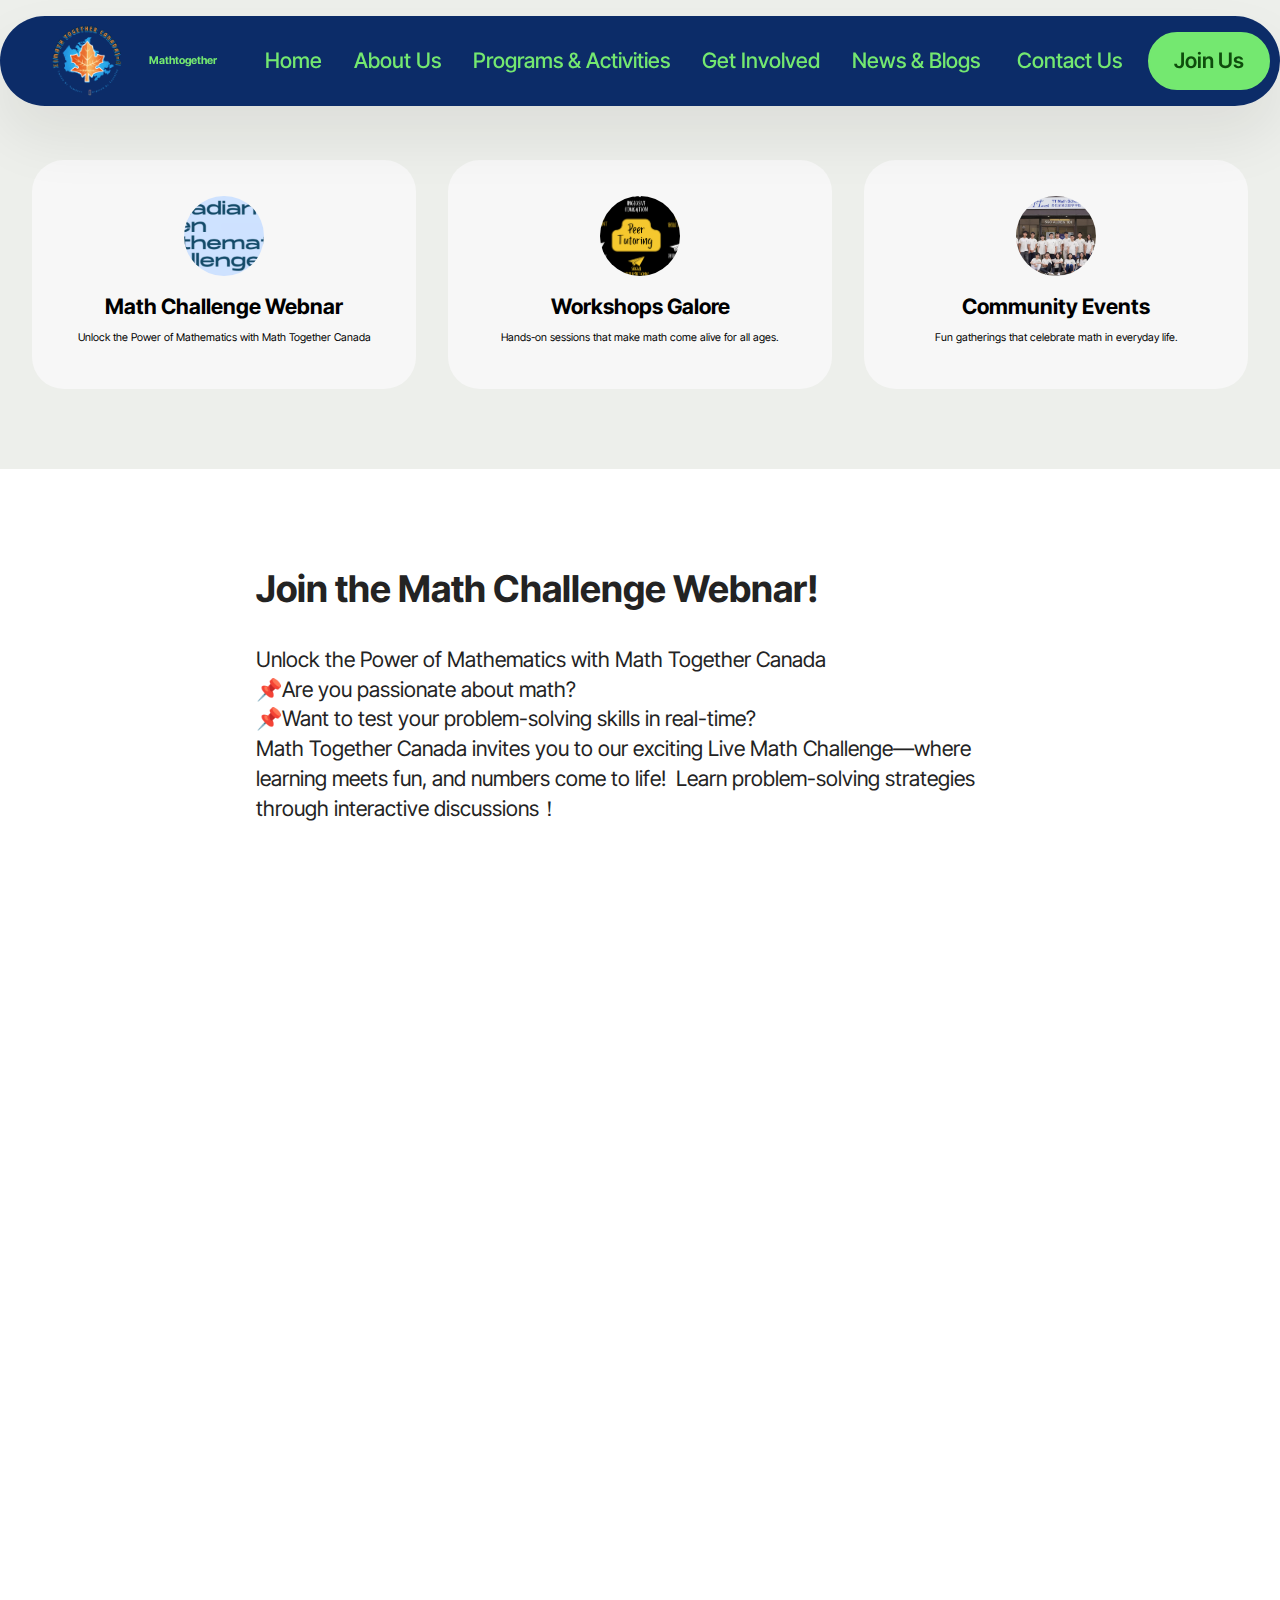
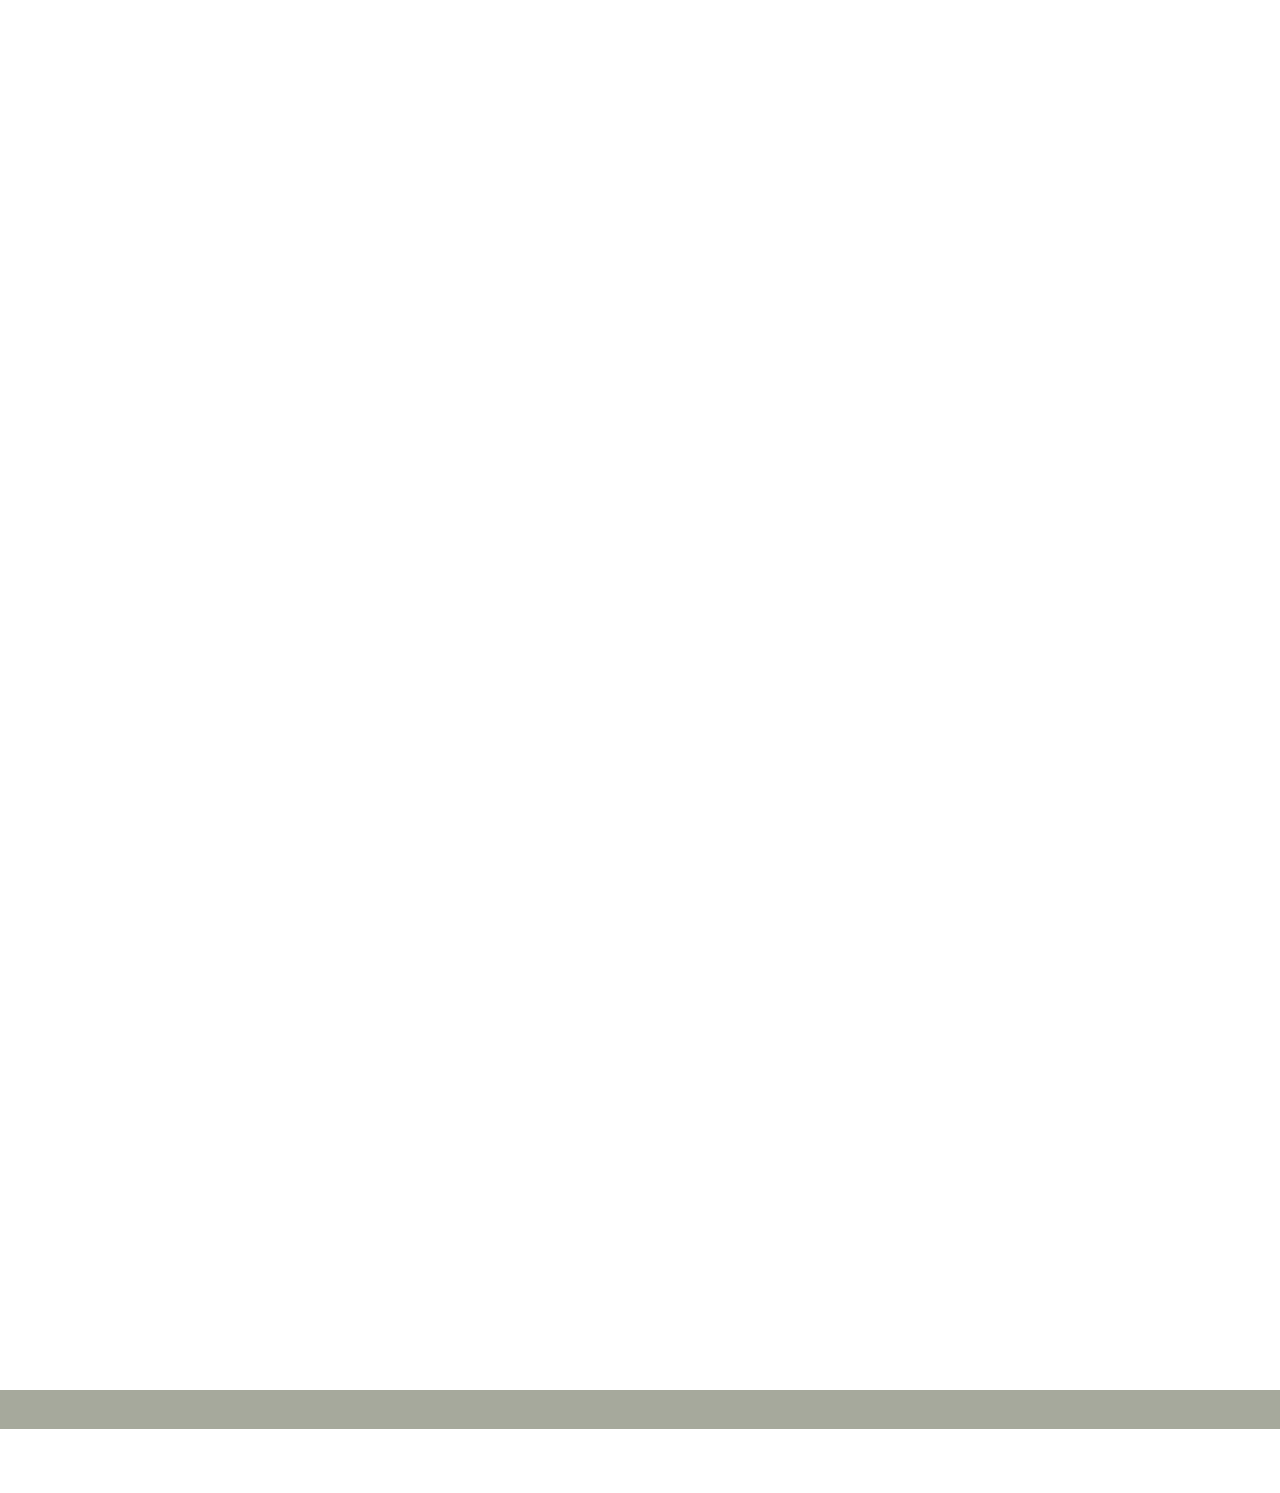
<file: program.html>
<!DOCTYPE html>
<html  >
<head>
  <!-- Site made with Mobirise Website Builder v5.9.25, https://mobirise.com -->
  <meta charset="UTF-8">
  <meta http-equiv="X-UA-Compatible" content="IE=edge">
  <meta name="generator" content="Mobirise v5.9.25, mobirise.com">
  <meta name="viewport" content="width=device-width, initial-scale=1, minimum-scale=1">
  <link rel="shortcut icon" href="assets/images/fulllogo-transparent-111x89.png" type="image/x-icon">
  <meta name="description" content="">
  
  
  <title>program&amp;activities</title>
  <link rel="stylesheet" href="assets/web/assets/mobirise-icons2/mobirise2.css">
  <link rel="stylesheet" href="assets/bootstrap/css/bootstrap.min.css">
  <link rel="stylesheet" href="assets/bootstrap/css/bootstrap-grid.min.css">
  <link rel="stylesheet" href="assets/bootstrap/css/bootstrap-reboot.min.css">
  <link rel="stylesheet" href="assets/animatecss/animate.css">
  <link rel="stylesheet" href="assets/dropdown/css/style.css">
  <link rel="stylesheet" href="assets/theme/css/style.css">
  <link rel="preload" href="https://fonts.googleapis.com/css2?family=Inter+Tight:wght@400;700&display=swap&display=swap" as="style" onload="this.onload=null;this.rel='stylesheet'">
  <noscript><link rel="stylesheet" href="https://fonts.googleapis.com/css2?family=Inter+Tight:wght@400;700&display=swap&display=swap"></noscript>
  <link rel="preload" as="style" href="assets/mobirise/css/mbr-additional.css?v=ROaHEB"><link rel="stylesheet" href="assets/mobirise/css/mbr-additional.css?v=ROaHEB" type="text/css">

  
  
  
</head>
<body>
  
  <section data-bs-version="5.1" class="menu menu1 cid-uD0vng0dVt" once="menu" id="menu01-1a">
	

	<nav class="navbar navbar-dropdown navbar-fixed-top navbar-expand-lg">
		<div class="container">
			<div class="navbar-brand">
				<span class="navbar-logo">
					<a href="index.html">
						<img src="assets/images/fulllogo-transparent-111x89.png" alt=" " style="height: 4.6rem;">
					</a>
				</span>
				<span class="navbar-caption-wrap"><a class="navbar-caption text-success display-7" href="https://mobiri.se">Mathtogether</a></span>
			</div>
			<button class="navbar-toggler" type="button" data-toggle="collapse" data-bs-toggle="collapse" data-target="#navbarSupportedContent" data-bs-target="#navbarSupportedContent" aria-controls="navbarNavAltMarkup" aria-expanded="false" aria-label="Toggle navigation">
				<div class="hamburger">
					<span></span>
					<span></span>
					<span></span>
					<span></span>
				</div>
			</button>
			<div class="collapse navbar-collapse" id="navbarSupportedContent">
				<ul class="navbar-nav nav-dropdown" data-app-modern-menu="true"><li class="nav-item">
						<a class="nav-link link text-success display-5" href="index.html">Home<br></a>
					</li><li class="nav-item"><a class="nav-link link text-success display-5" href="page2.html">About Us</a></li><li class="nav-item"><a class="nav-link link text-success display-5" href="page3.html">Programs &amp; Activities</a></li><li class="nav-item"><a class="nav-link link text-success display-5" href="page5.html">Get Involved</a></li>
					<li class="nav-item">
						<a class="nav-link link text-success display-5" href="page7.html" aria-expanded="false">News &amp; Blogs</a>
					</li>
					<li class="nav-item">
						<a class="nav-link link text-success display-5" href="page9.html" target="_blank">&nbsp;Contact Us</a>
					</li></ul>
				
				<div class="navbar-buttons mbr-section-btn"><a class="btn btn-success display-4" href="mailto:info@mathtogether.ca">Join Us</a></div>
			</div>
		</div>
	</nav>
</section>

<section data-bs-version="5.1" class="features19 cid-uCSP8nLch5" id="features019-m">
    
    
    
    <div class="container">
        <div class="row justify-content-center">
            
        </div>
        <div class="row">
            
            <div class="item features-without-image col-12 col-lg-4 item-mb active">
                <div class="item-wrapper">
                    <div class="card-box align-left">
                        <div class="img-wrapper mb-3">
                            <img class="" src="assets/images/b2ba3c8416ff20392b41f77e3ae4eb8-3-1024x260.png" data-slide-to="0" data-bs-slide-to="0" alt="">
                        </div>
                        <h5 class="card-title mbr-fonts-style display-5">
                            <strong>Math Challenge Webnar</strong></h5>
                        <p class="card-text mbr-fonts-style display-7">Unlock the Power of Mathematics with Math Together Canada</p>
                    </div>
                </div>
            </div><div class="item features-without-image col-12 col-lg-4 item-mb">
                <div class="item-wrapper">
                    <div class="card-box align-left">
                        <div class="img-wrapper mb-3">
                            <img class="" src="assets/images/23e81acf485011e4b4235c0c803202e-1-1024x663.png" data-slide-to="1" data-bs-slide-to="1" alt="">
                        </div>
                        <h5 class="card-title mbr-fonts-style display-5">
                            <strong>Workshops Galore</strong>
                        </h5>
                        <p class="card-text mbr-fonts-style display-7">Hands-on sessions that make math come alive for all ages.</p>
                    </div>
                </div>
            </div><div class="item features-without-image col-12 col-lg-4 item-mb">
                <div class="item-wrapper">
                    <div class="card-box align-left">
                        <div class="img-wrapper mb-3">
                            <img class="" src="assets/images/d405492b25c40e196d27d243291a918-1616x1080.jpg" data-slide-to="2" data-bs-slide-to="2" alt="">
                        </div>
                        <h5 class="card-title mbr-fonts-style display-5">
                            <strong>Community Events</strong>
                        </h5>
                        <p class="card-text mbr-fonts-style display-7">Fun gatherings that celebrate math in everyday life.</p>
                    </div>
                </div>
            </div>
            

        </div>
    </div>
</section>

<section data-bs-version="5.1" class="features03 cid-uE9sBVkZMp" id="features03-2c">
  
  
  <div class="container-fluid">
    <div class="row justify-content-center mb-5">
      <div class="col-12 content-head">
        <div class="mbr-section-head">
          <h4 class="mbr-section-title mbr-fonts-style align-center mb-0 display-2"><strong><br></strong><br><strong>Join the Math Challenge Webnar!&nbsp;</strong></h4>
          <h5 class="mbr-section-subtitle mbr-fonts-style align-center mt-4 mb-0 display-5">Unlock the Power of Mathematics with Math Together Canada
<div>📌Are you passionate about math?
</div><div>📌Want to test your problem-solving skills in real-time?
</div><div>Math Together Canada invites you to our exciting Live Math Challenge—where learning meets fun, and numbers come to life!&nbsp; Learn problem-solving strategies through interactive discussions！</div></h5>
        </div>
      </div>
    </div>
    <div class="row">
      <div class="item features-image col-12 col-md-6 col-lg-3 active">
        <div class="item-wrapper">
          <div class="item-img mb-3">
            <img src="assets/images/9abcc3a0e1bd238c35b5aca63f4732e-726x485.jpg" alt="Mobirise Website Builder" title="" data-slide-to="0" data-bs-slide-to="0">
          </div>
          <div class="item-content align-left">
            <h5 class="item-title mbr-fonts-style mb-2 mt-0 display-7">
              <strong>Community Discussion Forum</strong><br><strong>Livestream CMO/CJMO 2025</strong><br><strong>Discussion with CJMO champion Perry!</strong></h5>
            <p class="mbr-text mbr-fonts-style mb-3 display-7">2025-03-14</p>
            <p class="mbr-text mbr-fonts-style mb-3 display-7">Join discussions with fellow math enthusiasts and share your strategies.</p>
            <div class="mbr-section-btn item-footer"><a href="" class="btn item-btn btn-primary display-7">Join</a></div>
          </div>
        </div>
      </div><div class="item features-image col-12 col-md-6 col-lg-3">
        <div class="item-wrapper">
          <div class="item-img mb-3">
            <img src="assets/images/photo-1596495577886-d920f1fb7238-1.jpeg" alt="Mobirise Website Builder" title="" data-slide-to="1" data-bs-slide-to="1">
          </div>
          <div class="item-content align-left">
            <h5 class="item-title mbr-fonts-style mt-0 mb-2 display-7">
              <strong>Live Math Challenge Extravaganza</strong><br><strong>Livestream USA(J)MO 2025 DISCUSSION</strong><br><strong>Discussion with&nbsp; Dr. Lillian</strong></h5>
            <p class="mbr-text mbr-fonts-style mb-3 display-7">2025-04-05</p>
            <p class="mbr-text mbr-fonts-style mb-3 display-7">Join us for a thrilling live event where math meets excitement and competition!</p>
            <div class="mbr-section-btn item-footer"><a href="" class="btn item-btn btn-primary display-7">Join</a></div>
          </div>
        </div>
      </div>
      <div class="item features-image col-12 col-md-6 col-lg-3">
        <div class="item-wrapper">
          <div class="item-img mb-3">
            <img src="assets/images/2e41259b1889a3665199bb482df7fa7-726x485.jpg" alt="Mobirise Website Builder" title="" data-slide-to="2" data-bs-slide-to="2">
          </div>
          <div class="item-content align-left">
            <h5 class="item-title mbr-fonts-style mb-2 mt-0 display-7">
              <strong>Interactive Q&amp;A Session</strong><br><strong>Livestream 3</strong><strong><br></strong></h5>
            <p class="mbr-text mbr-fonts-style mb-3 display-7">2025-04-28</p>
            <p class="mbr-text mbr-fonts-style mb-3 display-7">Get your burning questions answered by math experts in this engaging session.</p>
            <div class="mbr-section-btn item-footer"><a href="" class="btn item-btn btn-primary display-7">Join</a></div>
          </div>
        </div>
      </div>
      <div class="item features-image col-12 col-md-6 col-lg-3">
        <div class="item-wrapper">
          <div class="item-img mb-3">
            <img src="assets/images/85e267340b3cccc8d33fed689cdd3da-726x968.jpg" alt="Mobirise Website Builder" title="" data-slide-to="3" data-bs-slide-to="3">
          </div>
          <div class="item-content align-left">
            <h5 class="item-title mbr-fonts-style mb-2 mt-0 display-7">
              <strong>Puzzle Competition Showdown</strong><br><strong>Livestream 4</strong></h5>
            <p class="mbr-text mbr-fonts-style mb-3 display-7">2025-05-15</p>
            <p class="mbr-text mbr-fonts-style mb-3 display-7">Compete against others in a fun puzzle-solving challenge with prizes!</p>
            <div class="mbr-section-btn item-footer">
              <a href="" class="btn item-btn btn-primary display-7">Join</a>
            </div>
          </div>
        </div>
      </div>
      
    </div>
  </div>
</section>

<section data-bs-version="5.1" class="features03 cid-uCSP8odcJo" id="features03-n">
  
  
  <div class="container-fluid">
    <div class="row justify-content-center mb-5">
      <div class="col-12 content-head">
        <div class="mbr-section-head">
          <h4 class="mbr-section-title mbr-fonts-style align-center mb-0 display-2">
            <strong>Math Mania</strong>
          </h4>
          
        </div>
      </div>
    </div>
    <div class="row">
      <div class="item features-image col-12 col-md-6 col-lg-3 active">
        <div class="item-wrapper">
          <div class="item-img mb-3">
            <img src="assets/images/mbr-732x488.jpg" alt="Mobirise Website Builder" title="">
          </div>
          <div class="item-content align-left">
            <h5 class="item-title mbr-fonts-style mt-0 mb-2 display-5">
              <strong>Pi Day Celebration Extravaganza</strong>
            </h5>
            <p class="mbr-text mbr-fonts-style mb-3 display-7">2025-03-14</p>
            <p class="mbr-text mbr-fonts-style mb-3 display-7">Join us for a pie-eating math games that will make your head spin!</p>
            <div class="mbr-section-btn item-footer">
              <a href="" class="btn item-btn btn-primary display-7">Join</a>
            </div>
          </div>
        </div>
      </div>
      <div class="item features-image col-12 col-md-6 col-lg-3">
        <div class="item-wrapper">
          <div class="item-img mb-3">
            <img src="assets/images/mbr-732x504.jpg" alt="Mobirise Website Builder" title="" data-slide-to="1" data-bs-slide-to="1">
          </div>
          <div class="item-content align-left">
            <h5 class="item-title mbr-fonts-style mb-2 mt-0 display-5">
              <strong>Mathlete Showdown</strong>
            </h5>
            <p class="mbr-text mbr-fonts-style mb-3 display-7">2025-04-20</p>
            <p class="mbr-text mbr-fonts-style mb-3 display-7">Compete against the best in a battle of wits and numbers. Prizes await!</p>
            <div class="mbr-section-btn item-footer">
              <a href="" class="btn item-btn btn-primary display-7">Join</a>
            </div>
          </div>
        </div>
      </div>
      <div class="item features-image col-12 col-md-6 col-lg-3">
        <div class="item-wrapper">
          <div class="item-img mb-3">
            <img src="assets/images/mbr-1-732x488.jpg" alt="Mobirise Website Builder" title="" data-slide-to="2" data-bs-slide-to="2">
          </div>
          <div class="item-content align-left">
            <h5 class="item-title mbr-fonts-style mb-2 mt-0 display-5">
              <strong>Algebraic Art Workshop</strong>
            </h5>
            <p class="mbr-text mbr-fonts-style mb-3 display-7">2025-05-05</p>
            <p class="mbr-text mbr-fonts-style mb-3 display-7">Create stunning art using algebraic equations. Who knew math could be so pretty?</p>
            <div class="mbr-section-btn item-footer">
              <a href="" class="btn item-btn btn-primary display-7">Join</a>
            </div>
          </div>
        </div>
      </div>
      <div class="item features-image col-12 col-md-6 col-lg-3">
        <div class="item-wrapper">
          <div class="item-img mb-3">
            <img src="assets/images/mbr-2-732x488.jpg" alt="Mobirise Website Builder" title="" data-slide-to="2" data-bs-slide-to="2">
          </div>
          <div class="item-content align-left">
            <h5 class="item-title mbr-fonts-style mb-2 mt-0 display-5">
              <strong>Statistics Slam Jam</strong>
            </h5>
            <p class="mbr-text mbr-fonts-style mb-3 display-7">2025-06-15</p>
            <p class="mbr-text mbr-fonts-style mb-3 display-7">Dance your way through data! Join us for a night of stats and fun.</p>
            <div class="mbr-section-btn item-footer">
              <a href="" class="btn item-btn btn-primary display-7">Join</a>
            </div>
          </div>
        </div>
      </div>
    </div>
  </div>
</section>

<section data-bs-version="5.1" class="features03 cid-uD1hDlDPmY" id="features03-1e">
  
  
  <div class="container-fluid">
    <div class="row justify-content-center mb-5">
      <div class="col-12 content-head">
        <div class="mbr-section-head">
          <h4 class="mbr-section-title mbr-fonts-style align-center mb-0 display-2"><strong>&nbsp;</strong></h4>
          
        </div>
      </div>
    </div>
    <div class="row">
      
      <div class="item features-image col-12 col-md-6 col-lg-3 active">
        <div class="item-wrapper">
          <div class="item-img mb-3">
            <img src="assets/images/photo-1552664730-d307ca884978.jpeg" alt="Mobirise Website Builder" title="" data-slide-to="0" data-bs-slide-to="0">
          </div>
          <div class="item-content align-left">
            <h5 class="item-title mbr-fonts-style mb-2 mt-0 display-5">
              <strong>Creative Math Workshop</strong>
            </h5>
            <p class="mbr-text mbr-fonts-style mb-3 display-7">2025-06-15</p>
            <p class="mbr-text mbr-fonts-style mb-3 display-7">Unleash your creativity in this fun-filled workshop where math meets art and innovation.</p>
            <div class="mbr-section-btn item-footer">
              <a href="" class="btn item-btn btn-primary display-7">Join</a>
            </div>
          </div>
        </div>
      </div>
      <div class="item features-image col-12 col-md-6 col-lg-3">
        <div class="item-wrapper">
          <div class="item-img mb-3">
            <img src="assets/images/photo-1566140967404-b8b3932483f5.jpeg" alt="Mobirise Website Builder" title="" data-slide-to="1" data-bs-slide-to="1">
          </div>
          <div class="item-content align-left">
            <h5 class="item-title mbr-fonts-style mb-2 mt-0 display-5">
              <strong>Math for Everyone Fair</strong>
            </h5>
            <p class="mbr-text mbr-fonts-style mb-3 display-7">2025-07-20</p>
            <p class="mbr-text mbr-fonts-style mb-3 display-7">A community gathering to celebrate math with games, activities, and lots of fun for all ages.</p>
            <div class="mbr-section-btn item-footer">
              <a href="" class="btn item-btn btn-primary display-7">Join</a>
            </div>
          </div>
        </div>
      </div>
      <div class="item features-image col-12 col-md-6 col-lg-3">
        <div class="item-wrapper">
          <div class="item-img mb-3">
            <img src="assets/images/d405492b25c40e196d27d243291a918-1024x684.jpg" alt="Mobirise Website Builder" title="" data-slide-to="2" data-bs-slide-to="2">
          </div>
          <div class="item-content align-left">
            <h5 class="item-title mbr-fonts-style mb-2 mt-0 display-5">
              <strong>Summer Math Camp</strong>
            </h5>
            <p class="mbr-text mbr-fonts-style mb-3 display-7">2025-08-25</p>
            <p class="mbr-text mbr-fonts-style mb-3 display-7">Join us for an unforgettable summer filled with math challenges, friendships, and laughter.</p>
            <div class="mbr-section-btn item-footer">
              <a href="" class="btn item-btn btn-primary display-7">Join</a>
            </div>
          </div>
        </div>
      </div><div class="item features-image col-12 col-md-6 col-lg-3">
        <div class="item-wrapper">
          <div class="item-img mb-3">
            <img src="assets/images/ebba8c4e0bed3dd8c51121a500b4257-1266x1290.jpg" alt="Mobirise Website Builder" title="" data-slide-to="3" data-bs-slide-to="3">
          </div>
          <div class="item-content align-left">
            <h5 class="item-title mbr-fonts-style mt-0 mb-2 display-5">
              <strong>Math Madness Competition 2025</strong>
            </h5>
            <p class="mbr-text mbr-fonts-style mb-3 display-7">2025-08-20</p>
            <p class="mbr-text mbr-fonts-style mb-3 display-7">Join us for a day of intense math battles and prizes galore! Are you ready to compete?</p>
            <div class="mbr-section-btn item-footer">
              <a href="" class="btn item-btn btn-primary display-7">Join</a>
            </div>
          </div>
        </div>
      </div>
    </div>
  </div>
</section>

<section data-bs-version="5.1" class="footer2 cid-uCSP8sIpMG" once="footers" id="footer02-x">
    

    
    

    <div class="container">
        <div class="row">
            <div class="col-12 col-lg-6 center mt-2 mb-3">
                <p class="mbr-fonts-style copyright mb-0 display-7">© 2025 Math Together Canada. All rights reserved.</p>
            </div>
            <div class="col-12 col-lg-6 center">
                <div class="row-links mt-2 mb-3">
                    <ul class="row-links-soc">
                        
                        
                        
                        
                    <li class="row-links-soc-item mbr-fonts-style display-7">
                            <a href="#" class="text-white">Privacy</a>
                        </li><li class="row-links-soc-item mbr-fonts-style display-7">
                            <a href="#" class="text-white">Terms</a>
                        </li><li class="row-links-soc-item mbr-fonts-style display-7">
                            <a href="#" class="text-white">Support</a>
                        </li><li class="row-links-soc-item mbr-fonts-style display-7">
                            <a href="#" class="text-white">Contact</a>
                        </li></ul>
                </div>
            </div>
        </div>
    </div>
</section><section class="display-7" style="padding: 0;align-items: center;justify-content: center;flex-wrap: wrap;    align-content: center;display: flex;position: relative;height: 4rem;"><a href="https://mobiri.se/3778927" style="flex: 1 1;height: 4rem;position: absolute;width: 100%;z-index: 1;"><img alt="" style="height: 4rem;" src="[data-uri]"></a><p style="margin: 0;text-align: center;" class="display-7">&#8204;</p><a style="z-index:1" href="https://mobirise.com">Mobirise.com </a></section><script src="assets/bootstrap/js/bootstrap.bundle.min.js"></script>  <script src="assets/smoothscroll/smooth-scroll.js"></script>  <script src="assets/ytplayer/index.js"></script>  <script src="assets/dropdown/js/navbar-dropdown.js"></script>  <script src="assets/theme/js/script.js"></script>  
  
  
 <div id="scrollToTop" class="scrollToTop mbr-arrow-up"><a style="text-align: center;"><i class="mbr-arrow-up-icon mbr-arrow-up-icon-cm cm-icon cm-icon-smallarrow-up"></i></a></div>
    <input name="animation" type="hidden">
  </body>
</html>
</file>
<file: assets/web/assets/mobirise-icons2/mobirise2.css>
@font-face {
  font-family: 'Moririse2';
  font-display: swap;
  src:  url('mobirise2.eot?f2bix4');
  src:  url('mobirise2.eot?f2bix4#iefix') format('embedded-opentype'),
    url('mobirise2.ttf?f2bix4') format('truetype'),
    url('mobirise2.woff?f2bix4') format('woff'),
    url('mobirise2.svg?f2bix4#mobirise2') format('svg');
  font-weight: normal;
  font-style: normal;
}

[class^="mobi-"], [class*=" mobi-"] {
  /* use !important to prevent issues with browser extensions that change fonts */
  font-family: 'Moririse2' !important;
  speak: none;
  font-style: normal;
  font-weight: normal;
  font-variant: normal;
  text-transform: none;
  line-height: 1;

  /* Better Font Rendering =========== */
  -webkit-font-smoothing: antialiased;
  -moz-osx-font-smoothing: grayscale;
}

.mobi-mbri-add-submenu:before {
  content: "\e900";
}
.mobi-mbri-alert:before {
  content: "\e901";
}
.mobi-mbri-align-center:before {
  content: "\e902";
}
.mobi-mbri-align-justify:before {
  content: "\e903";
}
.mobi-mbri-align-left:before {
  content: "\e904";
}
.mobi-mbri-align-right:before {
  content: "\e905";
}
.mobi-mbri-android:before {
  content: "\e906";
}
.mobi-mbri-apple:before {
  content: "\e907";
}
.mobi-mbri-arrow-down:before {
  content: "\e908";
}
.mobi-mbri-arrow-next:before {
  content: "\e909";
}
.mobi-mbri-arrow-prev:before {
  content: "\e90a";
}
.mobi-mbri-arrow-up:before {
  content: "\e90b";
}
.mobi-mbri-bold:before {
  content: "\e90c";
}
.mobi-mbri-bookmark:before {
  content: "\e90d";
}
.mobi-mbri-bootstrap:before {
  content: "\e90e";
}
.mobi-mbri-briefcase:before {
  content: "\e90f";
}
.mobi-mbri-browse:before {
  content: "\e910";
}
.mobi-mbri-bulleted-list:before {
  content: "\e911";
}
.mobi-mbri-calendar:before {
  content: "\e912";
}
.mobi-mbri-camera:before {
  content: "\e913";
}
.mobi-mbri-cart-add:before {
  content: "\e914";
}
.mobi-mbri-cart-full:before {
  content: "\e915";
}
.mobi-mbri-cash:before {
  content: "\e916";
}
.mobi-mbri-change-style:before {
  content: "\e917";
}
.mobi-mbri-chat:before {
  content: "\e918";
}
.mobi-mbri-clock:before {
  content: "\e919";
}
.mobi-mbri-close:before {
  content: "\e91a";
}
.mobi-mbri-cloud:before {
  content: "\e91b";
}
.mobi-mbri-code:before {
  content: "\e91c";
}
.mobi-mbri-contact-form:before {
  content: "\e91d";
}
.mobi-mbri-credit-card:before {
  content: "\e91e";
}
.mobi-mbri-cursor-click:before {
  content: "\e91f";
}
.mobi-mbri-cust-feedback:before {
  content: "\e920";
}
.mobi-mbri-database:before {
  content: "\e921";
}
.mobi-mbri-delivery:before {
  content: "\e922";
}
.mobi-mbri-desktop:before {
  content: "\e923";
}
.mobi-mbri-devices:before {
  content: "\e924";
}
.mobi-mbri-down:before {
  content: "\e925";
}
.mobi-mbri-download-2:before {
  content: "\e926";
}
.mobi-mbri-download:before {
  content: "\e927";
}
.mobi-mbri-drag-n-drop-2:before {
  content: "\e928";
}
.mobi-mbri-drag-n-drop:before {
  content: "\e929";
}
.mobi-mbri-edit-2:before {
  content: "\e92a";
}
.mobi-mbri-edit:before {
  content: "\e92b";
}
.mobi-mbri-error:before {
  content: "\e92c";
}
.mobi-mbri-extension:before {
  content: "\e92d";
}
.mobi-mbri-features:before {
  content: "\e92e";
}
.mobi-mbri-file:before {
  content: "\e92f";
}
.mobi-mbri-flag:before {
  content: "\e930";
}
.mobi-mbri-folder:before {
  content: "\e931";
}
.mobi-mbri-gift:before {
  content: "\e932";
}
.mobi-mbri-github:before {
  content: "\e933";
}
.mobi-mbri-globe-2:before {
  content: "\e934";
}
.mobi-mbri-globe:before {
  content: "\e935";
}
.mobi-mbri-growing-chart:before {
  content: "\e936";
}
.mobi-mbri-hearth:before {
  content: "\e937";
}
.mobi-mbri-help:before {
  content: "\e938";
}
.mobi-mbri-home:before {
  content: "\e939";
}
.mobi-mbri-hot-cup:before {
  content: "\e93a";
}
.mobi-mbri-idea:before {
  content: "\e93b";
}
.mobi-mbri-image-gallery:before {
  content: "\e93c";
}
.mobi-mbri-image-slider:before {
  content: "\e93d";
}
.mobi-mbri-info:before {
  content: "\e93e";
}
.mobi-mbri-italic:before {
  content: "\e93f";
}
.mobi-mbri-key:before {
  content: "\e940";
}
.mobi-mbri-laptop:before {
  content: "\e941";
}
.mobi-mbri-layers:before {
  content: "\e942";
}
.mobi-mbri-left-right:before {
  content: "\e943";
}
.mobi-mbri-left:before {
  content: "\e944";
}
.mobi-mbri-letter:before {
  content: "\e945";
}
.mobi-mbri-like:before {
  content: "\e946";
}
.mobi-mbri-link:before {
  content: "\e947";
}
.mobi-mbri-lock:before {
  content: "\e948";
}
.mobi-mbri-login:before {
  content: "\e949";
}
.mobi-mbri-logout:before {
  content: "\e94a";
}
.mobi-mbri-magic-stick:before {
  content: "\e94b";
}
.mobi-mbri-map-pin:before {
  content: "\e94c";
}
.mobi-mbri-menu:before {
  content: "\e94d";
}
.mobi-mbri-mobile-2:before {
  content: "\e94e";
}
.mobi-mbri-mobile-horizontal:before {
  content: "\e94f";
}
.mobi-mbri-mobile:before {
  content: "\e950";
}
.mobi-mbri-mobirise:before {
  content: "\e951";
}
.mobi-mbri-more-horizontal:before {
  content: "\e952";
}
.mobi-mbri-more-vertical:before {
  content: "\e953";
}
.mobi-mbri-music:before {
  content: "\e954";
}
.mobi-mbri-new-file:before {
  content: "\e955";
}
.mobi-mbri-numbered-list:before {
  content: "\e956";
}
.mobi-mbri-opened-folder:before {
  content: "\e957";
}
.mobi-mbri-pages:before {
  content: "\e958";
}
.mobi-mbri-paper-plane:before {
  content: "\e959";
}
.mobi-mbri-paperclip:before {
  content: "\e95a";
}
.mobi-mbri-phone:before {
  content: "\e95b";
}
.mobi-mbri-photo:before {
  content: "\e95c";
}
.mobi-mbri-photos:before {
  content: "\e95d";
}
.mobi-mbri-pin:before {
  content: "\e95e";
}
.mobi-mbri-play:before {
  content: "\e95f";
}
.mobi-mbri-plus:before {
  content: "\e960";
}
.mobi-mbri-preview:before {
  content: "\e961";
}
.mobi-mbri-print:before {
  content: "\e962";
}
.mobi-mbri-protect:before {
  content: "\e963";
}
.mobi-mbri-question:before {
  content: "\e964";
}
.mobi-mbri-quote-left:before {
  content: "\e965";
}
.mobi-mbri-quote-right:before {
  content: "\e966";
}
.mobi-mbri-redo:before {
  content: "\e967";
}
.mobi-mbri-refresh:before {
  content: "\e968";
}
.mobi-mbri-responsive-2:before {
  content: "\e969";
}
.mobi-mbri-responsive:before {
  content: "\e96a";
}
.mobi-mbri-right:before {
  content: "\e96b";
}
.mobi-mbri-rocket:before {
  content: "\e96c";
}
.mobi-mbri-sad-face:before {
  content: "\e96d";
}
.mobi-mbri-sale:before {
  content: "\e96e";
}
.mobi-mbri-save:before {
  content: "\e96f";
}
.mobi-mbri-search:before {
  content: "\e970";
}
.mobi-mbri-setting-2:before {
  content: "\e971";
}
.mobi-mbri-setting-3:before {
  content: "\e972";
}
.mobi-mbri-setting:before {
  content: "\e973";
}
.mobi-mbri-share:before {
  content: "\e974";
}
.mobi-mbri-shopping-bag:before {
  content: "\e975";
}
.mobi-mbri-shopping-basket:before {
  content: "\e976";
}
.mobi-mbri-shopping-cart:before {
  content: "\e977";
}
.mobi-mbri-sites:before {
  content: "\e978";
}
.mobi-mbri-smile-face:before {
  content: "\e979";
}
.mobi-mbri-speed:before {
  content: "\e97a";
}
.mobi-mbri-star:before {
  content: "\e97b";
}
.mobi-mbri-success:before {
  content: "\e97c";
}
.mobi-mbri-sun:before {
  content: "\e97d";
}
.mobi-mbri-sun2:before {
  content: "\e97e";
}
.mobi-mbri-tablet-vertical:before {
  content: "\e97f";
}
.mobi-mbri-tablet:before {
  content: "\e980";
}
.mobi-mbri-target:before {
  content: "\e981";
}
.mobi-mbri-timer:before {
  content: "\e982";
}
.mobi-mbri-to-ftp:before {
  content: "\e983";
}
.mobi-mbri-to-local-drive:before {
  content: "\e984";
}
.mobi-mbri-touch-swipe:before {
  content: "\e985";
}
.mobi-mbri-touch:before {
  content: "\e986";
}
.mobi-mbri-trash:before {
  content: "\e987";
}
.mobi-mbri-underline:before {
  content: "\e988";
}
.mobi-mbri-undo:before {
  content: "\e989";
}
.mobi-mbri-unlink:before {
  content: "\e98a";
}
.mobi-mbri-unlock:before {
  content: "\e98b";
}
.mobi-mbri-up-down:before {
  content: "\e98c";
}
.mobi-mbri-up:before {
  content: "\e98d";
}
.mobi-mbri-update:before {
  content: "\e98e";
}
.mobi-mbri-upload-2:before {
  content: "\e98f";
}
.mobi-mbri-upload:before {
  content: "\e990";
}
.mobi-mbri-user-2:before {
  content: "\e991";
}
.mobi-mbri-user:before {
  content: "\e992";
}
.mobi-mbri-users:before {
  content: "\e993";
}
.mobi-mbri-video-play:before {
  content: "\e994";
}
.mobi-mbri-video:before {
  content: "\e995";
}
.mobi-mbri-watch:before {
  content: "\e996";
}
.mobi-mbri-website-theme-2:before {
  content: "\e997";
}
.mobi-mbri-website-theme:before {
  content: "\e998";
}
.mobi-mbri-wifi:before {
  content: "\e999";
}
.mobi-mbri-windows:before {
  content: "\e99a";
}
.mobi-mbri-zoom-in:before {
  content: "\e99b";
}
.mobi-mbri-zoom-out:before {
  content: "\e99c";
}
</file>
<file: assets/dropdown/css/style.css>
.navbar-dropdown {
  left: 0;
  padding: 0;
  position: absolute;
  right: 0;
  top: 0;
  transition: all 0.45s ease;
  z-index: 1030;
  background: #282828; }
  .navbar-dropdown .navbar-logo {
    margin-right: 0.8rem;
    transition: margin 0.3s ease-in-out;
    vertical-align: middle; }
    .navbar-dropdown .navbar-logo img {
      height: 3.125rem;
      transition: all 0.3s ease-in-out; }
    .navbar-dropdown .navbar-logo.mbr-iconfont {
      font-size: 3.125rem;
      line-height: 3.125rem; }
  .navbar-dropdown .navbar-caption {
    font-weight: 700;
    white-space: normal;
    vertical-align: -4px;
    line-height: 3.125rem !important; }
    .navbar-dropdown .navbar-caption, .navbar-dropdown .navbar-caption:hover {
      color: inherit;
      text-decoration: none; }
  .navbar-dropdown .mbr-iconfont + .navbar-caption {
    vertical-align: -1px; }
  .navbar-dropdown.navbar-fixed-top {
    position: fixed; }
  .navbar-dropdown .navbar-brand span {
    vertical-align: -4px; }
  .navbar-dropdown.bg-color.transparent {
    background: none; }
  .navbar-dropdown.navbar-short .navbar-brand {
    padding: 0.625rem 0; }
    .navbar-dropdown.navbar-short .navbar-brand span {
      vertical-align: -1px; }
  .navbar-dropdown.navbar-short .navbar-caption {
    line-height: 2.375rem !important;
    vertical-align: -2px; }
  .navbar-dropdown.navbar-short .navbar-logo {
    margin-right: 0.5rem; }
    .navbar-dropdown.navbar-short .navbar-logo img {
      height: 2.375rem; }
    .navbar-dropdown.navbar-short .navbar-logo.mbr-iconfont {
      font-size: 2.375rem;
      line-height: 2.375rem; }
  .navbar-dropdown.navbar-short .mbr-table-cell {
    height: 3.625rem; }
  .navbar-dropdown .navbar-close {
    left: 0.6875rem;
    position: fixed;
    top: 0.75rem;
    z-index: 1000; }
  .navbar-dropdown .hamburger-icon {
    content: "";
    display: inline-block;
    vertical-align: middle;
    width: 16px;
    -webkit-box-shadow: 0 -6px 0 1px #282828,0 0 0 1px #282828,0 6px 0 1px #282828;
    -moz-box-shadow: 0 -6px 0 1px #282828,0 0 0 1px #282828,0 6px 0 1px #282828;
    box-shadow: 0 -6px 0 1px #282828,0 0 0 1px #282828,0 6px 0 1px #282828; }

.dropdown-menu .dropdown-toggle[data-toggle="dropdown-submenu"]::after {
  border-bottom: 0.35em solid transparent;
  border-left: 0.35em solid;
  border-right: 0;
  border-top: 0.35em solid transparent;
  margin-left: 0.3rem; }

.dropdown-menu .dropdown-item:focus {
  outline: 0; }

.nav-dropdown {
  font-size: 0.75rem;
  font-weight: 500;
  height: auto !important; }
  .nav-dropdown .nav-btn {
    padding-left: 1rem; }
  .nav-dropdown .link {
    margin: .667em 1.667em;
    font-weight: 500;
    padding: 0;
    transition: color .2s ease-in-out; }
    .nav-dropdown .link.dropdown-toggle {
      margin-right: 2.583em; }
      .nav-dropdown .link.dropdown-toggle::after {
        margin-left: .25rem;
        border-top: 0.35em solid;
        border-right: 0.35em solid transparent;
        border-left: 0.35em solid transparent;
        border-bottom: 0; }
      .nav-dropdown .link.dropdown-toggle[aria-expanded="true"] {
        margin: 0;
        padding: 0.667em 3.263em  0.667em 1.667em; }
  .nav-dropdown .link::after,
  .nav-dropdown .dropdown-item::after {
    color: inherit; }
  .nav-dropdown .btn {
    font-size: 0.75rem;
    font-weight: 700;
    letter-spacing: 0;
    margin-bottom: 0;
    padding-left: 1.25rem;
    padding-right: 1.25rem; }
  .nav-dropdown .dropdown-menu {
    border-radius: 0;
    border: 0;
    left: 0;
    margin: 0;
    padding-bottom: 1.25rem;
    padding-top: 1.25rem;
    position: relative; }
  .nav-dropdown .dropdown-submenu {
    margin-left: 0.125rem;
    top: 0; }
  .nav-dropdown .dropdown-item {
    font-weight: 500;
    line-height: 2;
    padding: 0.3846em 4.615em 0.3846em 1.5385em;
    position: relative;
    transition: color .2s ease-in-out, background-color .2s ease-in-out; }
    .nav-dropdown .dropdown-item::after {
      margin-top: -0.3077em;
      position: absolute;
      right: 1.1538em;
      top: 50%; }
    .nav-dropdown .dropdown-item:focus, .nav-dropdown .dropdown-item:hover {
      background: none; }

@media (max-width: 767px) {
  .nav-dropdown.navbar-toggleable-sm {
    bottom: 0;
    display: none;
    left: 0;
    overflow-x: hidden;
    position: fixed;
    top: 0;
    transform: translateX(-100%);
    -ms-transform: translateX(-100%);
    -webkit-transform: translateX(-100%);
    width: 18.75rem;
    z-index: 999; } }
.nav-dropdown.navbar-toggleable-xl {
  bottom: 0;
  display: none;
  left: 0;
  overflow-x: hidden;
  position: fixed;
  top: 0;
  transform: translateX(-100%);
  -ms-transform: translateX(-100%);
  -webkit-transform: translateX(-100%);
  width: 18.75rem;
  z-index: 999; }

.nav-dropdown-sm {
  display: block !important;
  overflow-x: hidden;
  overflow: auto;
  padding-top: 3.875rem; }
  .nav-dropdown-sm::after {
    content: "";
    display: block;
    height: 3rem;
    width: 100%; }
  .nav-dropdown-sm.collapse.in ~ .navbar-close {
    display: block !important; }
  .nav-dropdown-sm.collapsing, .nav-dropdown-sm.collapse.in {
    transform: translateX(0);
    -ms-transform: translateX(0);
    -webkit-transform: translateX(0);
    transition: all 0.25s ease-out;
    -webkit-transition: all 0.25s ease-out;
    background: #282828; }
  .nav-dropdown-sm.collapsing[aria-expanded="false"] {
    transform: translateX(-100%);
    -ms-transform: translateX(-100%);
    -webkit-transform: translateX(-100%); }
  .nav-dropdown-sm .nav-item {
    display: block;
    margin-left: 0 !important;
    padding-left: 0; }
  .nav-dropdown-sm .link,
  .nav-dropdown-sm .dropdown-item {
    border-top: 1px dotted rgba(255, 255, 255, 0.1);
    font-size: 0.8125rem;
    line-height: 1.6;
    margin: 0 !important;
    padding: 0.875rem 2.4rem 0.875rem 1.5625rem !important;
    position: relative;
    white-space: normal; }
    .nav-dropdown-sm .link:focus, .nav-dropdown-sm .link:hover,
    .nav-dropdown-sm .dropdown-item:focus,
    .nav-dropdown-sm .dropdown-item:hover {
      background: rgba(0, 0, 0, 0.2) !important;
      color: #c0a375; }
  .nav-dropdown-sm .nav-btn {
    position: relative;
    padding: 1.5625rem 1.5625rem 0 1.5625rem; }
    .nav-dropdown-sm .nav-btn::before {
      border-top: 1px dotted rgba(255, 255, 255, 0.1);
      content: "";
      left: 0;
      position: absolute;
      top: 0;
      width: 100%; }
    .nav-dropdown-sm .nav-btn + .nav-btn {
      padding-top: 0.625rem; }
      .nav-dropdown-sm .nav-btn + .nav-btn::before {
        display: none; }
  .nav-dropdown-sm .btn {
    padding: 0.625rem 0; }
  .nav-dropdown-sm .dropdown-toggle[data-toggle="dropdown-submenu"]::after {
    margin-left: .25rem;
    border-top: 0.35em solid;
    border-right: 0.35em solid transparent;
    border-left: 0.35em solid transparent;
    border-bottom: 0; }
  .nav-dropdown-sm .dropdown-toggle[data-toggle="dropdown-submenu"][aria-expanded="true"]::after {
    border-top: 0;
    border-right: 0.35em solid transparent;
    border-left: 0.35em solid transparent;
    border-bottom: 0.35em solid; }
  .nav-dropdown-sm .dropdown-menu {
    margin: 0;
    padding: 0;
    position: relative;
    top: 0;
    left: 0;
    width: 100%;
    border: 0;
    float: none;
    border-radius: 0;
    background: none; }
  .nav-dropdown-sm .dropdown-submenu {
    left: 100%;
    margin-left: 0.125rem;
    margin-top: -1.25rem;
    top: 0; }

.navbar-toggleable-sm .nav-dropdown .dropdown-menu {
  position: absolute; }

.navbar-toggleable-sm .nav-dropdown .dropdown-submenu {
  left: 100%;
  margin-left: 0.125rem;
  margin-top: -1.25rem;
  top: 0; }

.navbar-toggleable-sm.opened .nav-dropdown .dropdown-menu {
  position: relative; }

.navbar-toggleable-sm.opened .nav-dropdown .dropdown-submenu {
  left: 0;
  margin-left: 00rem;
  margin-top: 0rem;
  top: 0; }

.is-builder .nav-dropdown.collapsing {
  transition: none !important; }
</file>
<file: assets/theme/css/style.css>
@charset "UTF-8";
section {
  background-color: #ffffff;
}

body {
  font-style: normal;
  line-height: 1.5;
  font-weight: 400;
  color: #232323;
  position: relative;
}

button {
  background-color: transparent;
  border-color: transparent;
}

.embla__button,
.carousel-control {
  background-color: #edefea !important;
  opacity: 0.8 !important;
  color: #464845 !important;
  border-color: #edefea !important;
}

.carousel .close,
.modalWindow .close {
  background-color: #edefea !important;
  color: #464845 !important;
  border-color: #edefea !important;
  opacity: 0.8 !important;
}

.carousel .close:hover,
.modalWindow .close:hover {
  opacity: 1 !important;
}

.carousel-indicators li {
  background-color: #edefea !important;
  border: 2px solid #464845 !important;
}

.carousel-indicators li:hover,
.carousel-indicators li:active {
  opacity: 0.8 !important;
}

.embla__button:hover,
.carousel-control:hover {
  background-color: #edefea !important;
  opacity: 1 !important;
}

.modalWindow-video-container {
  height: 80%;
}

section,
.container,
.container-fluid {
  position: relative;
  word-wrap: break-word;
}

a.mbr-iconfont:hover {
  text-decoration: none;
}

.article .lead p,
.article .lead ul,
.article .lead ol,
.article .lead pre,
.article .lead blockquote {
  margin-bottom: 0;
}

a {
  font-style: normal;
  font-weight: 400;
  cursor: pointer;
}
a, a:hover {
  text-decoration: none;
}

.mbr-section-title {
  font-style: normal;
  line-height: 1.3;
}

.mbr-section-subtitle {
  line-height: 1.3;
}

.mbr-text {
  font-style: normal;
  line-height: 1.7;
}

h1,
h2,
h3,
h4,
h5,
h6,
.display-1,
.display-2,
.display-4,
.display-5,
.display-7,
span,
p,
a {
  line-height: 1;
  word-break: break-word;
  word-wrap: break-word;
  font-weight: 400;
}

b,
strong {
  font-weight: bold;
}

input:-webkit-autofill, input:-webkit-autofill:hover, input:-webkit-autofill:focus, input:-webkit-autofill:active {
  transition-delay: 9999s;
  -webkit-transition-property: background-color, color;
  transition-property: background-color, color;
}

textarea[type=hidden] {
  display: none;
}

section {
  background-position: 50% 50%;
  background-repeat: no-repeat;
  background-size: cover;
}
section .mbr-background-video,
section .mbr-background-video-preview {
  position: absolute;
  bottom: 0;
  left: 0;
  right: 0;
  top: 0;
}

.hidden {
  visibility: hidden;
}

.mbr-z-index20 {
  z-index: 20;
}

/*! Base colors */
.mbr-white {
  color: #ffffff;
}

.mbr-black {
  color: #111111;
}

.mbr-bg-white {
  background-color: #ffffff;
}

.mbr-bg-black {
  background-color: #000000;
}

/*! Text-aligns */
.align-left {
  text-align: left;
}

.align-center {
  text-align: center;
}

.align-right {
  text-align: right;
}

/*! Font-weight  */
.mbr-light {
  font-weight: 300;
}

.mbr-regular {
  font-weight: 400;
}

.mbr-semibold {
  font-weight: 500;
}

.mbr-bold {
  font-weight: 700;
}

/*! Media  */
.media-content {
  flex-basis: 100%;
}

.media-container-row {
  display: flex;
  flex-direction: row;
  flex-wrap: wrap;
  justify-content: center;
  align-content: center;
  align-items: start;
}
.media-container-row .media-size-item {
  width: 400px;
}

.media-container-column {
  display: flex;
  flex-direction: column;
  flex-wrap: wrap;
  justify-content: center;
  align-content: center;
  align-items: stretch;
}
.media-container-column > * {
  width: 100%;
}

@media (min-width: 992px) {
  .media-container-row {
    flex-wrap: nowrap;
  }
}
figure {
  margin-bottom: 0;
  overflow: hidden;
}

figure[mbr-media-size] {
  transition: width 0.1s;
}

img,
iframe {
  display: block;
  width: 100%;
}

.card {
  background-color: transparent;
  border: none;
}

.card-box {
  width: 100%;
}

.card-img {
  text-align: center;
  flex-shrink: 0;
  -webkit-flex-shrink: 0;
}

.media {
  max-width: 100%;
  margin: 0 auto;
}

.mbr-figure {
  align-self: center;
}

.media-container > div {
  max-width: 100%;
}

.mbr-figure img,
.card-img img {
  width: 100%;
}

@media (max-width: 991px) {
  .media-size-item {
    width: auto !important;
  }
  .media {
    width: auto;
  }
  .mbr-figure {
    width: 100% !important;
  }
}
/*! Buttons */
.mbr-section-btn {
  margin-left: -0.6rem;
  margin-right: -0.6rem;
  font-size: 0;
}

.btn {
  font-weight: 600;
  border-width: 1px;
  font-style: normal;
  margin: 0.6rem 0.6rem;
  white-space: normal;
  transition: all 0.2s ease-in-out;
  display: inline-flex;
  align-items: center;
  justify-content: center;
  word-break: break-word;
}

.btn-sm {
  font-weight: 600;
  letter-spacing: 0px;
  transition: all 0.3s ease-in-out;
}

.btn-md {
  font-weight: 600;
  letter-spacing: 0px;
  transition: all 0.3s ease-in-out;
}

.btn-lg {
  font-weight: 600;
  letter-spacing: 0px;
  transition: all 0.3s ease-in-out;
}

.btn-form {
  margin: 0;
}
.btn-form:hover {
  cursor: pointer;
}

nav .mbr-section-btn {
  margin-left: 0rem;
  margin-right: 0rem;
}

/*! Btn icon margin */
.btn .mbr-iconfont,
.btn.btn-sm .mbr-iconfont {
  order: 1;
  cursor: pointer;
  margin-left: 0.5rem;
  vertical-align: sub;
}

.btn.btn-md .mbr-iconfont,
.btn.btn-md .mbr-iconfont {
  margin-left: 0.8rem;
}

.mbr-regular {
  font-weight: 400;
}

.mbr-semibold {
  font-weight: 500;
}

.mbr-bold {
  font-weight: 700;
}

[type=submit] {
  -webkit-appearance: none;
}

/*! Full-screen */
.mbr-fullscreen .mbr-overlay {
  min-height: 100vh;
}

.mbr-fullscreen {
  display: flex;
  display: -moz-flex;
  display: -ms-flex;
  display: -o-flex;
  align-items: center;
  min-height: 100vh;
  padding-top: 3rem;
  padding-bottom: 3rem;
}

/*! Map */
.map {
  height: 25rem;
  position: relative;
}
.map iframe {
  width: 100%;
  height: 100%;
}

/*! Scroll to top arrow */
.mbr-arrow-up {
  bottom: 25px;
  right: 90px;
  position: fixed;
  text-align: right;
  z-index: 5000;
  color: #ffffff;
  font-size: 22px;
}

.mbr-arrow-up a {
  background: rgba(0, 0, 0, 0.2);
  border-radius: 50%;
  color: #fff;
  display: inline-block;
  height: 60px;
  width: 60px;
  border: 2px solid #fff;
  outline-style: none !important;
  position: relative;
  text-decoration: none;
  transition: all 0.3s ease-in-out;
  cursor: pointer;
  text-align: center;
}
.mbr-arrow-up a:hover {
  background-color: rgba(0, 0, 0, 0.4);
}
.mbr-arrow-up a i {
  line-height: 60px;
}

.mbr-arrow-up-icon {
  display: block;
  color: #fff;
}

.mbr-arrow-up-icon::before {
  content: "›";
  display: inline-block;
  font-family: serif;
  font-size: 22px;
  line-height: 1;
  font-style: normal;
  position: relative;
  top: 6px;
  left: -4px;
  transform: rotate(-90deg);
}

/*! Arrow Down */
.mbr-arrow {
  position: absolute;
  bottom: 45px;
  left: 50%;
  width: 60px;
  height: 60px;
  cursor: pointer;
  background-color: rgba(80, 80, 80, 0.5);
  border-radius: 50%;
  transform: translateX(-50%);
}
@media (max-width: 767px) {
  .mbr-arrow {
    display: none;
  }
}
.mbr-arrow > a {
  display: inline-block;
  text-decoration: none;
  outline-style: none;
  animation: arrowdown 1.7s ease-in-out infinite;
  color: #ffffff;
}
.mbr-arrow > a > i {
  position: absolute;
  top: -2px;
  left: 15px;
  font-size: 2rem;
}

#scrollToTop a i::before {
  content: "";
  position: absolute;
  display: block;
  border-bottom: 2.5px solid #fff;
  border-left: 2.5px solid #fff;
  width: 27.8%;
  height: 27.8%;
  left: 50%;
  top: 51%;
  transform: translateY(-30%) translateX(-50%) rotate(135deg);
}

@keyframes arrowdown {
  0% {
    transform: translateY(0px);
  }
  50% {
    transform: translateY(-5px);
  }
  100% {
    transform: translateY(0px);
  }
}
@media (max-width: 500px) {
  .mbr-arrow-up {
    left: 0;
    right: 0;
    text-align: center;
  }
}
/*Gradients animation*/
@keyframes gradient-animation {
  from {
    background-position: 0% 100%;
    animation-timing-function: ease-in-out;
  }
  to {
    background-position: 100% 0%;
    animation-timing-function: ease-in-out;
  }
}
.bg-gradient {
  background-size: 200% 200%;
  animation: gradient-animation 5s infinite alternate;
  -webkit-animation: gradient-animation 5s infinite alternate;
}

.menu .navbar-brand {
  display: -webkit-flex;
}
.menu .navbar-brand span {
  display: flex;
  display: -webkit-flex;
}
.menu .navbar-brand .navbar-caption-wrap {
  display: -webkit-flex;
}
.menu .navbar-brand .navbar-logo img {
  display: -webkit-flex;
  width: auto;
}
@media (min-width: 768px) and (max-width: 991px) {
  .menu .navbar-toggleable-sm .navbar-nav {
    display: -ms-flexbox;
  }
}
@media (max-width: 991px) {
  .menu .navbar-collapse {
    max-height: 93.5vh;
  }
  .menu .navbar-collapse.show {
    overflow: auto;
  }
}
@media (min-width: 992px) {
  .menu .navbar-nav.nav-dropdown {
    display: -webkit-flex;
  }
  .menu .navbar-toggleable-sm .navbar-collapse {
    display: -webkit-flex !important;
  }
  .menu .collapsed .navbar-collapse {
    max-height: 93.5vh;
  }
  .menu .collapsed .navbar-collapse.show {
    overflow: auto;
  }
}
@media (max-width: 767px) {
  .menu .navbar-collapse {
    max-height: 80vh;
  }
}

.nav-link .mbr-iconfont {
  margin-right: 0.5rem;
}

.navbar {
  display: -webkit-flex;
  -webkit-flex-wrap: wrap;
  -webkit-align-items: center;
  -webkit-justify-content: space-between;
}

.navbar-collapse {
  -webkit-flex-basis: 100%;
  -webkit-flex-grow: 1;
  -webkit-align-items: center;
}

.nav-dropdown .link {
  padding: 0.667em 1.667em !important;
  margin: 0 !important;
}

.nav {
  display: -webkit-flex;
  -webkit-flex-wrap: wrap;
}

.row {
  display: -webkit-flex;
  -webkit-flex-wrap: wrap;
}

.justify-content-center {
  -webkit-justify-content: center;
}

.form-inline {
  display: -webkit-flex;
}

.card-wrapper {
  -webkit-flex: 1;
}

.carousel-control {
  z-index: 10;
  display: -webkit-flex;
}

.carousel-controls {
  display: -webkit-flex;
}

.media {
  display: -webkit-flex;
}

.form-group:focus {
  outline: none;
}

.jq-selectbox__select {
  padding: 7px 0;
  position: relative;
}

.jq-selectbox__dropdown {
  overflow: hidden;
  border-radius: 10px;
  position: absolute;
  top: 100%;
  left: 0 !important;
  width: 100% !important;
}

.jq-selectbox__trigger-arrow {
  right: 0;
  transform: translateY(-50%);
}

.jq-selectbox li {
  padding: 1.07em 0.5em;
}

input[type=range] {
  padding-left: 0 !important;
  padding-right: 0 !important;
}

.modal-dialog,
.modal-content {
  height: 100%;
}

.modal-dialog .carousel-inner {
  height: calc(100vh - 1.75rem);
}
@media (max-width: 575px) {
  .modal-dialog .carousel-inner {
    height: calc(100vh - 1rem);
  }
}

.carousel-item {
  text-align: center;
}

.carousel-item img {
  margin: auto;
}

.navbar-toggler {
  align-self: flex-start;
  padding: 0.25rem 0.75rem;
  font-size: 1.25rem;
  line-height: 1;
  background: transparent;
  border: 1px solid transparent;
  border-radius: 0.25rem;
}

.navbar-toggler:focus,
.navbar-toggler:hover {
  text-decoration: none;
  box-shadow: none;
}

.navbar-toggler-icon {
  display: inline-block;
  width: 1.5em;
  height: 1.5em;
  vertical-align: middle;
  content: "";
  background: no-repeat center center;
  background-size: 100% 100%;
}

.navbar-toggler-left {
  position: absolute;
  left: 1rem;
}

.navbar-toggler-right {
  position: absolute;
  right: 1rem;
}

.card-img {
  width: auto;
}

.menu .navbar.collapsed:not(.beta-menu) {
  flex-direction: column;
}

.carousel-item.active,
.carousel-item-next,
.carousel-item-prev {
  display: flex;
}

.note-air-layout .dropup .dropdown-menu,
.note-air-layout .navbar-fixed-bottom .dropdown .dropdown-menu {
  bottom: initial !important;
}

html,
body {
  height: auto;
  min-height: 100vh;
}

.dropup .dropdown-toggle::after {
  display: none;
}

.form-asterisk {
  font-family: initial;
  position: absolute;
  top: -2px;
  font-weight: normal;
}

.form-control-label {
  position: relative;
  cursor: pointer;
  margin-bottom: 0.357em;
  padding: 0;
}

.alert {
  color: #ffffff;
  border-radius: 0;
  border: 0;
  font-size: 1.1rem;
  line-height: 1.5;
  margin-bottom: 1.875rem;
  padding: 1.25rem;
  position: relative;
  text-align: center;
}
.alert.alert-form::after {
  background-color: inherit;
  bottom: -7px;
  content: "";
  display: block;
  height: 14px;
  left: 50%;
  margin-left: -7px;
  position: absolute;
  transform: rotate(45deg);
  width: 14px;
}

.form-control {
  background-color: #ffffff;
  background-clip: border-box;
  color: #232323;
  line-height: 1rem !important;
  height: auto;
  padding: 1.2rem 2rem;
  transition: border-color 0.25s ease 0s;
  border: 1px solid transparent !important;
  border-radius: 4px;
  box-shadow: rgba(0, 0, 0, 0.07) 0px 1px 1px 0px, rgba(0, 0, 0, 0.07) 0px 1px 3px 0px, rgba(0, 0, 0, 0.03) 0px 0px 0px 1px;
}
.form-active .form-control:invalid {
  border-color: red;
}

.row > * {
  padding-right: 1rem;
  padding-left: 1rem;
}

form .row {
  margin-left: -0.6rem;
  margin-right: -0.6rem;
}
form .row [class*=col] {
  padding-left: 0.6rem;
  padding-right: 0.6rem;
}

form .mbr-section-btn {
  padding-left: 0.6rem;
  padding-right: 0.6rem;
}

form .form-check-input {
  margin-top: 0.5;
}

textarea.form-control {
  line-height: 1.5rem !important;
}

.form-group {
  margin-bottom: 1.2rem;
}

.form-control,
form .btn {
  min-height: 48px;
}

.gdpr-block label span.textGDPR input[name=gdpr] {
  top: 7px;
}

.form-control:focus {
  box-shadow: none;
}

:focus {
  outline: none;
}

.mbr-overlay {
  background-color: #000;
  bottom: 0;
  left: 0;
  opacity: 0.5;
  position: absolute;
  right: 0;
  top: 0;
  z-index: 0;
  pointer-events: none;
}

blockquote {
  font-style: italic;
  padding: 3rem;
  font-size: 1.09rem;
  position: relative;
  border-left: 3px solid;
}

ul,
ol,
pre,
blockquote {
  margin-bottom: 2.3125rem;
}

.mt-4 {
  margin-top: 2rem !important;
}

.mb-4 {
  margin-bottom: 2rem !important;
}

.container,
.container-fluid {
  padding-left: 16px;
  padding-right: 16px;
}

.row {
  margin-left: -16px;
  margin-right: -16px;
}
.row > [class*=col] {
  padding-left: 16px;
  padding-right: 16px;
}

@media (min-width: 992px) {
  .container-fluid {
    padding-left: 32px;
    padding-right: 32px;
  }
}
@media (max-width: 991px) {
  .mbr-container {
    padding-left: 16px;
    padding-right: 16px;
  }
}
.app-video-wrapper > img {
  opacity: 1;
}

.app-video-wrapper {
  background: transparent;
}

.item {
  position: relative;
}

.dropdown-menu .dropdown-menu {
  left: 100%;
}

.dropdown-item + .dropdown-menu {
  display: none;
}

.dropdown-item:hover + .dropdown-menu,
.dropdown-menu:hover {
  display: block;
}

@media (min-aspect-ratio: 16/9) {
  .mbr-video-foreground {
    height: 300% !important;
    top: -100% !important;
  }
}
@media (max-aspect-ratio: 16/9) {
  .mbr-video-foreground {
    width: 300% !important;
    left: -100% !important;
  }
}.engine {
	position: absolute;
	text-indent: -2400px;
	text-align: center;
	padding: 0;
	top: 0;
	left: -2400px;
}
</file>
<file: assets/mobirise/css/mbr-additional.css>
.btn {
  border-width: 2px;
}
img,
.card-wrap,
.card-wrapper,
.video-wrapper,
.mbr-figure iframe,
.google-map iframe,
.slide-content,
.plan,
.card,
.item-wrapper {
  border-radius: 2rem !important;
}
.video-wrapper {
  overflow: hidden;
}
body {
  background-color: #ffeb69;
}
body {
  font-family: Inter Tight;
}
.display-1 {
  font-family: 'Inter Tight', sans-serif;
  font-size: 4rem;
  line-height: 1;
}
.display-1 > .mbr-iconfont {
  font-size: 5rem;
}
.display-2 {
  font-family: 'Inter Tight', sans-serif;
  font-size: 2.6rem;
  line-height: 1;
}
.display-2 > .mbr-iconfont {
  font-size: 3.25rem;
}
.display-4 {
  font-family: 'Inter Tight', sans-serif;
  font-size: 1.4rem;
  line-height: 1.5;
}
.display-4 > .mbr-iconfont {
  font-size: 1.75rem;
}
.display-5 {
  font-family: 'Inter Tight', sans-serif;
  font-size: 1.4rem;
  line-height: 1.5;
}
.display-5 > .mbr-iconfont {
  font-size: 1.75rem;
}
.display-7 {
  font-family: 'Inter Tight', sans-serif;
  font-size: 0.6rem;
  line-height: 1.3;
}
.display-7 > .mbr-iconfont {
  font-size: 0.75rem;
}
/* ---- Fluid typography for mobile devices ---- */
/* 1.4 - font scale ratio ( bootstrap == 1.42857 ) */
/* 100vw - current viewport width */
/* (48 - 20)  48 == 48rem == 768px, 20 == 20rem == 320px(minimal supported viewport) */
/* 0.65 - min scale variable, may vary */
@media (max-width: 992px) {
  .display-1 {
    font-size: 3.2rem;
  }
}
@media (max-width: 768px) {
  .display-1 {
    font-size: 2.8rem;
    font-size: calc( 2.05rem + (4 - 2.05) * ((100vw - 20rem) / (48 - 20)));
    line-height: calc( 1.1 * (2.05rem + (4 - 2.05) * ((100vw - 20rem) / (48 - 20))));
  }
  .display-2 {
    font-size: 2.08rem;
    font-size: calc( 1.56rem + (2.6 - 1.56) * ((100vw - 20rem) / (48 - 20)));
    line-height: calc( 1.3 * (1.56rem + (2.6 - 1.56) * ((100vw - 20rem) / (48 - 20))));
  }
  .display-4 {
    font-size: 1.12rem;
    font-size: calc( 1.14rem + (1.4 - 1.14) * ((100vw - 20rem) / (48 - 20)));
    line-height: calc( 1.4 * (1.14rem + (1.4 - 1.14) * ((100vw - 20rem) / (48 - 20))));
  }
  .display-5 {
    font-size: 1.12rem;
    font-size: calc( 1.14rem + (1.4 - 1.14) * ((100vw - 20rem) / (48 - 20)));
    line-height: calc( 1.4 * (1.14rem + (1.4 - 1.14) * ((100vw - 20rem) / (48 - 20))));
  }
  .display-7 {
    font-size: 0.48rem;
    font-size: calc( 0.86rem + (0.6 - 0.86) * ((100vw - 20rem) / (48 - 20)));
    line-height: calc( 1.4 * (0.86rem + (0.6 - 0.86) * ((100vw - 20rem) / (48 - 20))));
  }
}
@media (min-width: 992px) and (max-width: 1400px) {
  .display-1 {
    font-size: 2.8rem;
    font-size: calc( 2.05rem + (4 - 2.05) * ((100vw - 62rem) / (87 - 62)));
    line-height: calc( 1.1 * (2.05rem + (4 - 2.05) * ((100vw - 62rem) / (87 - 62))));
  }
  .display-2 {
    font-size: 2.08rem;
    font-size: calc( 1.56rem + (2.6 - 1.56) * ((100vw - 62rem) / (87 - 62)));
    line-height: calc( 1.3 * (1.56rem + (2.6 - 1.56) * ((100vw - 62rem) / (87 - 62))));
  }
  .display-4 {
    font-size: 1.12rem;
    font-size: calc( 1.14rem + (1.4 - 1.14) * ((100vw - 62rem) / (87 - 62)));
    line-height: calc( 1.4 * (1.14rem + (1.4 - 1.14) * ((100vw - 62rem) / (87 - 62))));
  }
  .display-5 {
    font-size: 1.12rem;
    font-size: calc( 1.14rem + (1.4 - 1.14) * ((100vw - 62rem) / (87 - 62)));
    line-height: calc( 1.4 * (1.14rem + (1.4 - 1.14) * ((100vw - 62rem) / (87 - 62))));
  }
  .display-7 {
    font-size: 0.48rem;
    font-size: calc( 0.86rem + (0.6 - 0.86) * ((100vw - 62rem) / (87 - 62)));
    line-height: calc( 1.4 * (0.86rem + (0.6 - 0.86) * ((100vw - 62rem) / (87 - 62))));
  }
}
/* Buttons */
.btn {
  padding: 1.25rem 2rem;
  border-radius: 4px;
  padding: 0.75rem 1.5rem;
}
.btn-sm {
  padding: 0.6rem 1.2rem;
  border-radius: 4px;
}
.btn-md {
  padding: 0.6rem 1.2rem;
  border-radius: 4px;
}
.btn-lg {
  padding: 1.25rem 2rem;
  border-radius: 4px;
}
.bg-primary {
  background-color: #f0c808 !important;
}
.bg-success {
  background-color: #74e870 !important;
}
.bg-info {
  background-color: #0aa3c2 !important;
}
.bg-warning {
  background-color: #cc9900 !important;
}
.bg-danger {
  background-color: #ae1e2c !important;
}
.btn-primary,
.btn-primary:active {
  background-color: #f0c808 !important;
  border-color: #f0c808 !important;
  color: #ffffff !important;
  box-shadow: none;
}
.btn-primary:hover,
.btn-primary:focus,
.btn-primary.focus,
.btn-primary.active {
  color: inherit;
  background-color: #f8d633 !important;
  border-color: #f8d633 !important;
  box-shadow: none;
}
.btn-primary.disabled,
.btn-primary:disabled {
  color: #ffffff !important;
  background-color: #f8d633 !important;
  border-color: #f8d633 !important;
}
.btn-secondary,
.btn-secondary:active {
  background-color: #4d5e85 !important;
  border-color: #4d5e85 !important;
  color: #ffffff !important;
  box-shadow: none;
}
.btn-secondary:hover,
.btn-secondary:focus,
.btn-secondary.focus,
.btn-secondary.active {
  color: inherit;
  background-color: #6175a4 !important;
  border-color: #6175a4 !important;
  box-shadow: none;
}
.btn-secondary.disabled,
.btn-secondary:disabled {
  color: #ffffff !important;
  background-color: #6175a4 !important;
  border-color: #6175a4 !important;
}
.btn-info,
.btn-info:active {
  background-color: #0aa3c2 !important;
  border-color: #0aa3c2 !important;
  color: #ffffff !important;
  box-shadow: none;
}
.btn-info:hover,
.btn-info:focus,
.btn-info.focus,
.btn-info.active {
  color: inherit;
  background-color: #0dccf3 !important;
  border-color: #0dccf3 !important;
  box-shadow: none;
}
.btn-info.disabled,
.btn-info:disabled {
  color: #ffffff !important;
  background-color: #0dccf3 !important;
  border-color: #0dccf3 !important;
}
.btn-success,
.btn-success:active {
  background-color: #74e870 !important;
  border-color: #74e870 !important;
  color: #0e4d0c !important;
  box-shadow: none;
}
.btn-success:hover,
.btn-success:focus,
.btn-success.focus,
.btn-success.active {
  color: inherit;
  background-color: #9fef9c !important;
  border-color: #9fef9c !important;
  box-shadow: none;
}
.btn-success.disabled,
.btn-success:disabled {
  color: #0e4d0c !important;
  background-color: #9fef9c !important;
  border-color: #9fef9c !important;
}
.btn-warning,
.btn-warning:active {
  background-color: #cc9900 !important;
  border-color: #cc9900 !important;
  color: #ffffff !important;
  box-shadow: none;
}
.btn-warning:hover,
.btn-warning:focus,
.btn-warning.focus,
.btn-warning.active {
  color: inherit;
  background-color: #ffbf00 !important;
  border-color: #ffbf00 !important;
  box-shadow: none;
}
.btn-warning.disabled,
.btn-warning:disabled {
  color: #ffffff !important;
  background-color: #ffbf00 !important;
  border-color: #ffbf00 !important;
}
.btn-danger,
.btn-danger:active {
  background-color: #ae1e2c !important;
  border-color: #ae1e2c !important;
  color: #ffffff !important;
  box-shadow: none;
}
.btn-danger:hover,
.btn-danger:focus,
.btn-danger.focus,
.btn-danger.active {
  color: inherit;
  background-color: #da2637 !important;
  border-color: #da2637 !important;
  box-shadow: none;
}
.btn-danger.disabled,
.btn-danger:disabled {
  color: #ffffff !important;
  background-color: #da2637 !important;
  border-color: #da2637 !important;
}
.btn-white,
.btn-white:active {
  background-color: #eff0ec !important;
  border-color: #eff0ec !important;
  color: #757b62 !important;
  box-shadow: none;
}
.btn-white:hover,
.btn-white:focus,
.btn-white.focus,
.btn-white.active {
  color: inherit;
  background-color: #ffffff !important;
  border-color: #ffffff !important;
  box-shadow: none;
}
.btn-white.disabled,
.btn-white:disabled {
  color: #757b62 !important;
  background-color: #ffffff !important;
  border-color: #ffffff !important;
}
.btn-black,
.btn-black:active {
  background-color: #232323 !important;
  border-color: #232323 !important;
  color: #ffffff !important;
  box-shadow: none;
}
.btn-black:hover,
.btn-black:focus,
.btn-black.focus,
.btn-black.active {
  color: inherit;
  background-color: #3d3d3d !important;
  border-color: #3d3d3d !important;
  box-shadow: none;
}
.btn-black.disabled,
.btn-black:disabled {
  color: #ffffff !important;
  background-color: #3d3d3d !important;
  border-color: #3d3d3d !important;
}
.btn-primary-outline,
.btn-primary-outline:active {
  background-color: transparent !important;
  border-color: #f0c808;
  color: #f0c808;
}
.btn-primary-outline:hover,
.btn-primary-outline:focus,
.btn-primary-outline.focus,
.btn-primary-outline.active {
  color: #9c8205 !important;
  background-color: transparent !important;
  border-color: #9c8205 !important;
  box-shadow: none !important;
}
.btn-primary-outline.disabled,
.btn-primary-outline:disabled {
  color: #ffffff !important;
  background-color: #f0c808 !important;
  border-color: #f0c808 !important;
}
.btn-secondary-outline,
.btn-secondary-outline:active {
  background-color: transparent !important;
  border-color: #4d5e85;
  color: #4d5e85;
}
.btn-secondary-outline:hover,
.btn-secondary-outline:focus,
.btn-secondary-outline.focus,
.btn-secondary-outline.active {
  color: #2d374e !important;
  background-color: transparent !important;
  border-color: #2d374e !important;
  box-shadow: none !important;
}
.btn-secondary-outline.disabled,
.btn-secondary-outline:disabled {
  color: #ffffff !important;
  background-color: #4d5e85 !important;
  border-color: #4d5e85 !important;
}
.btn-info-outline,
.btn-info-outline:active {
  background-color: transparent !important;
  border-color: #0aa3c2;
  color: #0aa3c2;
}
.btn-info-outline:hover,
.btn-info-outline:focus,
.btn-info-outline.focus,
.btn-info-outline.active {
  color: #065e70 !important;
  background-color: transparent !important;
  border-color: #065e70 !important;
  box-shadow: none !important;
}
.btn-info-outline.disabled,
.btn-info-outline:disabled {
  color: #ffffff !important;
  background-color: #0aa3c2 !important;
  border-color: #0aa3c2 !important;
}
.btn-success-outline,
.btn-success-outline:active {
  background-color: transparent !important;
  border-color: #74e870;
  color: #74e870;
}
.btn-success-outline:hover,
.btn-success-outline:focus,
.btn-success-outline.focus,
.btn-success-outline.active {
  color: #2bdc25 !important;
  background-color: transparent !important;
  border-color: #2bdc25 !important;
  box-shadow: none !important;
}
.btn-success-outline.disabled,
.btn-success-outline:disabled {
  color: #0e4d0c !important;
  background-color: #74e870 !important;
  border-color: #74e870 !important;
}
.btn-warning-outline,
.btn-warning-outline:active {
  background-color: transparent !important;
  border-color: #cc9900;
  color: #cc9900;
}
.btn-warning-outline:hover,
.btn-warning-outline:focus,
.btn-warning-outline.focus,
.btn-warning-outline.active {
  color: #755800 !important;
  background-color: transparent !important;
  border-color: #755800 !important;
  box-shadow: none !important;
}
.btn-warning-outline.disabled,
.btn-warning-outline:disabled {
  color: #ffffff !important;
  background-color: #cc9900 !important;
  border-color: #cc9900 !important;
}
.btn-danger-outline,
.btn-danger-outline:active {
  background-color: transparent !important;
  border-color: #ae1e2c;
  color: #ae1e2c;
}
.btn-danger-outline:hover,
.btn-danger-outline:focus,
.btn-danger-outline.focus,
.btn-danger-outline.active {
  color: #641119 !important;
  background-color: transparent !important;
  border-color: #641119 !important;
  box-shadow: none !important;
}
.btn-danger-outline.disabled,
.btn-danger-outline:disabled {
  color: #ffffff !important;
  background-color: #ae1e2c !important;
  border-color: #ae1e2c !important;
}
.btn-black-outline,
.btn-black-outline:active {
  background-color: transparent !important;
  border-color: #232323;
  color: #232323;
}
.btn-black-outline:hover,
.btn-black-outline:focus,
.btn-black-outline.focus,
.btn-black-outline.active {
  color: #000000 !important;
  background-color: transparent !important;
  border-color: #000000 !important;
  box-shadow: none !important;
}
.btn-black-outline.disabled,
.btn-black-outline:disabled {
  color: #ffffff !important;
  background-color: #232323 !important;
  border-color: #232323 !important;
}
.btn-white-outline,
.btn-white-outline:active {
  background-color: transparent !important;
  border-color: #fafafa;
  color: #fafafa;
}
.btn-white-outline:hover,
.btn-white-outline:focus,
.btn-white-outline.focus,
.btn-white-outline.active {
  color: #cfcfcf !important;
  background-color: transparent !important;
  border-color: #cfcfcf !important;
  box-shadow: none !important;
}
.btn-white-outline.disabled,
.btn-white-outline:disabled {
  color: #7a7a7a !important;
  background-color: #fafafa !important;
  border-color: #fafafa !important;
}
.text-primary {
  color: #f0c808 !important;
}
.text-secondary {
  color: #4d5e85 !important;
}
.text-success {
  color: #74e870 !important;
}
.text-info {
  color: #0aa3c2 !important;
}
.text-warning {
  color: #cc9900 !important;
}
.text-danger {
  color: #ae1e2c !important;
}
.text-white {
  color: #fafafa !important;
}
.text-black {
  color: #232323 !important;
}
a.text-primary:hover,
a.text-primary:focus,
a.text-primary.active {
  color: #8d7605 !important;
}
a.text-secondary:hover,
a.text-secondary:focus,
a.text-secondary.active {
  color: #283044 !important;
}
a.text-success:hover,
a.text-success:focus,
a.text-success.active {
  color: #27d022 !important;
}
a.text-info:hover,
a.text-info:focus,
a.text-info.active {
  color: #055161 !important;
}
a.text-warning:hover,
a.text-warning:focus,
a.text-warning.active {
  color: #664d00 !important;
}
a.text-danger:hover,
a.text-danger:focus,
a.text-danger.active {
  color: #570f16 !important;
}
a.text-white:hover,
a.text-white:focus,
a.text-white.active {
  color: #c7c7c7 !important;
}
a.text-black:hover,
a.text-black:focus,
a.text-black.active {
  color: #000000 !important;
}
a[class*="text-"]:not(.nav-link):not(.dropdown-item):not([role]):not(.navbar-caption) {
  transition: 0.2s;
  position: relative;
  background-image: linear-gradient(currentColor 50%, currentColor 50%);
  background-size: 10000px 2px;
  background-repeat: no-repeat;
  background-position: 0 1.2em;
}
.nav-tabs .nav-link.active {
  color: #f0c808;
}
.nav-tabs .nav-link:not(.active) {
  color: #232323;
}
.alert-success {
  background-color: #70c770;
}
.alert-info {
  background-color: #0aa3c2;
}
.alert-warning {
  background-color: #cc9900;
}
.alert-danger {
  background-color: #ae1e2c;
}
.mbr-section-btn .btn:not(.btn-form) {
  border-radius: 100px;
}
.mbr-gallery-filter li a {
  border-radius: 100px !important;
}
.mbr-gallery-filter li.active .btn {
  background-color: #f0c808;
  border-color: #f0c808;
  color: #ffffff;
}
.mbr-gallery-filter li.active .btn:focus {
  box-shadow: none;
}
.nav-tabs .nav-link {
  border-radius: 100px !important;
}
a,
a:hover {
  color: #f0c808;
}
.mbr-plan-header.bg-primary .mbr-plan-subtitle,
.mbr-plan-header.bg-primary .mbr-plan-price-desc {
  color: #fdf4c7;
}
.mbr-plan-header.bg-success .mbr-plan-subtitle,
.mbr-plan-header.bg-success .mbr-plan-price-desc {
  color: #ffffff;
}
.mbr-plan-header.bg-info .mbr-plan-subtitle,
.mbr-plan-header.bg-info .mbr-plan-price-desc {
  color: #55dbf6;
}
.mbr-plan-header.bg-warning .mbr-plan-subtitle,
.mbr-plan-header.bg-warning .mbr-plan-price-desc {
  color: #ffe599;
}
.mbr-plan-header.bg-danger .mbr-plan-subtitle,
.mbr-plan-header.bg-danger .mbr-plan-price-desc {
  color: #e56773;
}
/* Scroll to top button*/
#scrollToTop a {
  border-radius: 100px;
}
.form-control {
  font-family: 'Inter Tight', sans-serif;
  font-size: 0.6rem;
  line-height: 1.3;
  font-weight: 400;
  border-radius: 40px !important;
}
.form-control > .mbr-iconfont {
  font-size: 0.75rem;
}
.form-control:hover,
.form-control:focus {
  box-shadow: rgba(0, 0, 0, 0.07) 0px 1px 1px 0px, rgba(0, 0, 0, 0.07) 0px 1px 3px 0px, rgba(0, 0, 0, 0.03) 0px 0px 0px 1px;
  border-color: #f0c808 !important;
}
.form-control:-webkit-input-placeholder {
  font-family: 'Inter Tight', sans-serif;
  font-size: 0.6rem;
  line-height: 1.3;
  font-weight: 400;
}
.form-control:-webkit-input-placeholder > .mbr-iconfont {
  font-size: 0.75rem;
}
blockquote {
  border-color: #f0c808;
}
/* Forms */
.mbr-form .input-group-btn .btn {
  border-radius: 100px !important;
}
.mbr-form .input-group-btn .btn:hover {
  box-shadow: 0 10px 40px 0 rgba(0, 0, 0, 0.2);
}
.mbr-form .input-group-btn button[type="submit"] {
  border-radius: 100px !important;
  padding: 1rem 3rem;
}
.mbr-form .input-group-btn button[type="submit"]:hover {
  box-shadow: 0 10px 40px 0 rgba(0, 0, 0, 0.2);
}
.jq-selectbox li:hover,
.jq-selectbox li.selected {
  background-color: #f0c808;
  color: #ffffff;
}
.jq-number__spin {
  transition: 0.25s ease;
}
.jq-number__spin:hover {
  border-color: #f0c808;
}
.jq-selectbox .jq-selectbox__trigger-arrow,
.jq-number__spin.minus:after,
.jq-number__spin.plus:after {
  transition: 0.4s;
  border-top-color: #232323;
  border-bottom-color: #232323;
}
.jq-selectbox:hover .jq-selectbox__trigger-arrow,
.jq-number__spin.minus:hover:after,
.jq-number__spin.plus:hover:after {
  border-top-color: #f0c808;
  border-bottom-color: #f0c808;
}
.xdsoft_datetimepicker .xdsoft_calendar td.xdsoft_default,
.xdsoft_datetimepicker .xdsoft_calendar td.xdsoft_current,
.xdsoft_datetimepicker .xdsoft_timepicker .xdsoft_time_box > div > div.xdsoft_current {
  color: #000000 !important;
  background-color: #f0c808 !important;
  box-shadow: none !important;
}
.xdsoft_datetimepicker .xdsoft_calendar td:hover,
.xdsoft_datetimepicker .xdsoft_timepicker .xdsoft_time_box > div > div:hover {
  color: #ffffff !important;
  background: #4d5e85 !important;
  box-shadow: none !important;
}
.lazy-bg {
  background-image: none !important;
}
.lazy-placeholder:not(section),
.lazy-none {
  display: block;
  position: relative;
  padding-bottom: 56.25%;
  width: 100%;
  height: auto;
}
iframe.lazy-placeholder,
.lazy-placeholder:after {
  content: '';
  position: absolute;
  width: 200px;
  height: 200px;
  background: transparent no-repeat center;
  background-size: contain;
  top: 50%;
  left: 50%;
  transform: translateX(-50%) translateY(-50%);
  background-image: url("data:image/svg+xml;charset=UTF-8,%3csvg width='32' height='32' viewBox='0 0 64 64' xmlns='http://www.w3.org/2000/svg' stroke='%23f0c808' %3e%3cg fill='none' fill-rule='evenodd'%3e%3cg transform='translate(16 16)' stroke-width='2'%3e%3ccircle stroke-opacity='.5' cx='16' cy='16' r='16'/%3e%3cpath d='M32 16c0-9.94-8.06-16-16-16'%3e%3canimateTransform attributeName='transform' type='rotate' from='0 16 16' to='360 16 16' dur='1s' repeatCount='indefinite'/%3e%3c/path%3e%3c/g%3e%3c/g%3e%3c/svg%3e");
}
section.lazy-placeholder:after {
  opacity: 0.5;
}
body {
  overflow-x: hidden;
}
a {
  transition: color 0.6s;
}
@media (max-width: 1400px) {
  .container {
    max-width: 100%;
  }
}
@media (max-width: 1400px) and (min-width: 768px) {
  .container {
    padding-left: 32px;
    padding-right: 32px;
  }
}
@media (max-width: 1400px) and (min-width: 768px) {
  .container-fluid {
    padding-left: 32px;
    padding-right: 32px;
  }
}
@media (max-width: 767px) {
  .container-fluid {
    padding-left: 16px;
    padding-right: 16px;
  }
}
.cid-uDLv0Myb4j {
  z-index: 1000;
  width: 100%;
  position: relative;
}
.cid-uDLv0Myb4j .dropdown-item:before {
  font-family: Moririse2 !important;
  content: "\e966";
  display: inline-block;
  width: 0;
  position: absolute;
  left: 1rem;
  top: 0.5rem;
  margin-right: 0.5rem;
  line-height: 1;
  font-size: inherit;
  vertical-align: middle;
  text-align: center;
  overflow: hidden;
  transform: scale(0, 1);
  transition: all 0.25s ease-in-out;
}
@media (max-width: 767px) {
  .cid-uDLv0Myb4j .navbar-toggler {
    transform: scale(0.8);
  }
}
.cid-uDLv0Myb4j .navbar-brand {
  flex-shrink: 0;
  align-items: center;
  margin-right: 0;
  padding: 10px 0;
  transition: all 0.3s;
  word-break: break-word;
  z-index: 1;
}
.cid-uDLv0Myb4j .navbar-brand img {
  max-width: 100%;
  max-height: 100%;
  border-radius: 0px !important;
}
.cid-uDLv0Myb4j .navbar-brand .navbar-caption {
  line-height: inherit !important;
}
.cid-uDLv0Myb4j .navbar-brand .navbar-logo a {
  outline: none;
}
.cid-uDLv0Myb4j .navbar-nav {
  margin: auto;
  margin-left: 0;
}
.cid-uDLv0Myb4j .navbar-nav .nav-item {
  padding: 0 !important;
  transition: .3s all !important;
}
.cid-uDLv0Myb4j .navbar-nav .nav-item .nav-link {
  padding: 16px !important;
  margin: 0 !important;
  border-radius: 1rem !important;
  transition: .3s all !important;
}
.cid-uDLv0Myb4j .navbar-nav .nav-item .nav-link:hover {
  background-color: rgba(27, 31, 10, 0.06);
}
.cid-uDLv0Myb4j .navbar-nav .open .nav-link::after {
  transform: rotate(180deg);
}
@media (min-width: 992px) {
  .cid-uDLv0Myb4j .navbar-nav .open .nav-link::before {
    content: "";
    width: 100%;
    height: 20px;
    top: 100%;
    background: transparent;
    position: absolute;
  }
}
.cid-uDLv0Myb4j .navbar-nav .dropdown-item {
  padding: 12px !important;
  border-radius: 0.5rem !important;
  margin: 0 8px !important;
  transition: .3s all !important;
}
.cid-uDLv0Myb4j .navbar-nav .dropdown-item:hover {
  background-color: rgba(27, 31, 10, 0.06);
}
@media (min-width: 992px) {
  .cid-uDLv0Myb4j .navbar-nav {
    padding-left: 1.5rem;
  }
}
.cid-uDLv0Myb4j .nav-link {
  width: fit-content;
  position: relative;
}
.cid-uDLv0Myb4j .navbar-logo {
  padding-left: 2rem;
  margin: 0 !important;
}
@media (max-width: 767px) {
  .cid-uDLv0Myb4j .navbar-logo {
    padding-left: 1rem;
  }
}
.cid-uDLv0Myb4j .navbar-caption {
  padding-left: 1rem;
  padding-right: .5rem;
}
@media (max-width: 767px) {
  .cid-uDLv0Myb4j .nav-dropdown {
    padding-bottom: 0.5rem;
  }
}
.cid-uDLv0Myb4j .nav-dropdown .link.dropdown-toggle::after {
  margin-left: 0.5rem;
  margin-top: 0.2rem;
  transition: .3s all;
}
.cid-uDLv0Myb4j .container {
  display: flex;
  height: 90px;
  padding: 0.5rem 0.6rem;
  flex-wrap: nowrap;
  left: 0;
  right: 0;
  -webkit-box-pack: justify;
  -ms-flex-pack: justify;
  justify-content: flex-end;
  -webkit-box-align: center;
  -webkit-align-items: center;
  -ms-flex-align: center;
  align-items: center;
  border-radius: 100vw;
  margin-top: 1rem;
  background-color: #0c2c68;
  box-shadow: 0 30px 60px 0 rgba(27, 31, 10, 0.08);
}
@media (max-width: 992px) {
  .cid-uDLv0Myb4j .container {
    padding-right: 2rem;
  }
}
@media (max-width: 767px) {
  .cid-uDLv0Myb4j .container {
    width: 95%;
    height: 56px !important;
    padding-right: 1rem;
    margin-top: 0rem;
  }
}
.cid-uDLv0Myb4j .iconfont-wrapper {
  color: #000000 !important;
  font-size: 1.5rem;
  padding-right: 0.5rem;
}
.cid-uDLv0Myb4j .dropdown-menu {
  flex-wrap: wrap;
  flex-direction: column;
  max-width: 100%;
  padding: 12px 4px !important;
  border-radius: 1.5rem;
  transition: .3s all !important;
  min-width: auto;
  background: #0c2c68;
}
.cid-uDLv0Myb4j .nav-item:focus,
.cid-uDLv0Myb4j .nav-link:focus {
  outline: none;
}
.cid-uDLv0Myb4j .dropdown .dropdown-menu .dropdown-item {
  width: auto;
  transition: all 0.25s ease-in-out;
}
.cid-uDLv0Myb4j .dropdown .dropdown-menu .dropdown-item::after {
  right: 0.5rem;
}
.cid-uDLv0Myb4j .dropdown .dropdown-menu .dropdown-item .mbr-iconfont {
  margin-right: 0.5rem;
  vertical-align: sub;
}
.cid-uDLv0Myb4j .dropdown .dropdown-menu .dropdown-item .mbr-iconfont:before {
  display: inline-block;
  transform: scale(1, 1);
  transition: all 0.25s ease-in-out;
}
.cid-uDLv0Myb4j .collapsed .dropdown-menu .dropdown-item:before {
  display: none;
}
.cid-uDLv0Myb4j .collapsed .dropdown .dropdown-menu .dropdown-item {
  padding: 0.235em 1.5em 0.235em 1.5em !important;
  transition: none;
  margin: 0 !important;
}
.cid-uDLv0Myb4j .navbar {
  min-height: 90px;
  transition: all 0.3s;
  border-bottom: 1px solid transparent;
  background: transparent !important;
  padding: 0 !important;
  border: none !important;
  box-shadow: none !important;
  border-radius: 0 !important;
}
.cid-uDLv0Myb4j .navbar.opened {
  transition: all 0.3s;
}
.cid-uDLv0Myb4j .navbar .dropdown-item {
  padding: 0.5rem 1.8rem;
}
.cid-uDLv0Myb4j .navbar .navbar-logo img {
  width: auto;
}
.cid-uDLv0Myb4j .navbar .navbar-collapse {
  z-index: 1;
  justify-content: flex-end;
}
.cid-uDLv0Myb4j .navbar.collapsed {
  justify-content: center;
}
.cid-uDLv0Myb4j .navbar.collapsed .nav-item .nav-link::before {
  display: none;
}
.cid-uDLv0Myb4j .navbar.collapsed.opened .dropdown-menu {
  top: 0;
}
@media (min-width: 992px) {
  .cid-uDLv0Myb4j .navbar.collapsed.opened:not(.navbar-short) .navbar-collapse {
    max-height: calc(98.5vh - 5rem);
  }
}
.cid-uDLv0Myb4j .navbar.collapsed .dropdown-menu .dropdown-submenu {
  left: 0 !important;
}
.cid-uDLv0Myb4j .navbar.collapsed .dropdown-menu .dropdown-item:after {
  right: auto;
}
.cid-uDLv0Myb4j .navbar.collapsed .dropdown-menu .dropdown-toggle[data-toggle="dropdown-submenu"]:after {
  margin-left: 0.5rem;
  margin-top: 0.2rem;
  border-top: 0.35em solid;
  border-right: 0.35em solid transparent;
  border-left: 0.35em solid transparent;
  border-bottom: 0;
  top: 41%;
}
.cid-uDLv0Myb4j .navbar.collapsed ul.navbar-nav li {
  margin: auto;
}
.cid-uDLv0Myb4j .navbar.collapsed .dropdown-menu .dropdown-item {
  padding: 0.25rem 1.5rem;
  text-align: center;
}
.cid-uDLv0Myb4j .navbar.collapsed .icons-menu {
  padding-left: 0;
  padding-right: 0;
  padding-top: 0.5rem;
  padding-bottom: 0.5rem;
}
@media (max-width: 767px) {
  .cid-uDLv0Myb4j .navbar {
    min-height: 72px;
  }
  .cid-uDLv0Myb4j .navbar .navbar-logo img {
    height: 2rem !important;
  }
}
@media (max-width: 991px) {
  .cid-uDLv0Myb4j .navbar .nav-item .nav-link::before {
    display: none;
  }
  .cid-uDLv0Myb4j .navbar.opened .dropdown-menu {
    top: 0;
  }
  .cid-uDLv0Myb4j .navbar .dropdown-menu .dropdown-submenu {
    left: 0 !important;
  }
  .cid-uDLv0Myb4j .navbar .dropdown-menu .dropdown-item:after {
    right: auto;
  }
  .cid-uDLv0Myb4j .navbar .dropdown-menu .dropdown-toggle[data-toggle="dropdown-submenu"]:after {
    margin-left: 0.5rem;
    margin-top: 0.2rem;
    border-top: 0.35em solid;
    border-right: 0.35em solid transparent;
    border-left: 0.35em solid transparent;
    border-bottom: 0;
    top: 40%;
  }
  .cid-uDLv0Myb4j .navbar .dropdown-menu .dropdown-item {
    padding: 0.25rem 1.5rem !important;
    text-align: center;
  }
  .cid-uDLv0Myb4j .navbar .navbar-brand {
    flex-shrink: initial;
    flex-basis: auto;
    word-break: break-word;
    padding-right: 10px;
  }
  .cid-uDLv0Myb4j .navbar .navbar-toggler {
    flex-basis: auto;
  }
  .cid-uDLv0Myb4j .navbar .icons-menu {
    padding-left: 0;
    padding-top: 0.5rem;
    padding-bottom: 0.5rem;
  }
}
.cid-uDLv0Myb4j .navbar.navbar-short .navbar-logo img {
  height: 2rem;
}
.cid-uDLv0Myb4j .dropdown-item.active,
.cid-uDLv0Myb4j .dropdown-item:active {
  background-color: transparent;
}
.cid-uDLv0Myb4j .navbar-expand-lg .navbar-nav .nav-link {
  padding: 0;
}
.cid-uDLv0Myb4j .nav-dropdown .link.dropdown-toggle {
  margin-right: 1.667em;
}
.cid-uDLv0Myb4j .nav-dropdown .link.dropdown-toggle[aria-expanded="true"] {
  margin-right: 0;
  padding: 0.667em 1.667em;
}
.cid-uDLv0Myb4j .navbar.navbar-expand-lg .dropdown .dropdown-menu {
  background: #0c2c68;
}
.cid-uDLv0Myb4j .navbar.navbar-expand-lg .dropdown .dropdown-menu .dropdown-submenu {
  margin: 0;
  left: 105%;
  transform: none;
  top: -12px;
}
.cid-uDLv0Myb4j .navbar .dropdown.open > .dropdown-menu {
  display: flex;
}
.cid-uDLv0Myb4j ul.navbar-nav {
  flex-wrap: wrap;
}
.cid-uDLv0Myb4j .navbar-buttons {
  text-align: center;
  min-width: 140px;
}
@media (max-width: 992px) {
  .cid-uDLv0Myb4j .navbar-buttons {
    text-align: left;
  }
}
.cid-uDLv0Myb4j button.navbar-toggler {
  outline: none;
  width: 31px;
  height: 20px;
  cursor: pointer;
  transition: all 0.2s;
  position: relative;
  align-self: center;
}
.cid-uDLv0Myb4j button.navbar-toggler .hamburger span {
  position: absolute;
  right: 0;
  width: 30px;
  height: 2px;
  border-right: 5px;
  background-color: #74e870;
}
.cid-uDLv0Myb4j button.navbar-toggler .hamburger span:nth-child(1) {
  top: 0;
  transition: all 0.2s;
}
.cid-uDLv0Myb4j button.navbar-toggler .hamburger span:nth-child(2) {
  top: 8px;
  transition: all 0.15s;
}
.cid-uDLv0Myb4j button.navbar-toggler .hamburger span:nth-child(3) {
  top: 8px;
  transition: all 0.15s;
}
.cid-uDLv0Myb4j button.navbar-toggler .hamburger span:nth-child(4) {
  top: 16px;
  transition: all 0.2s;
}
.cid-uDLv0Myb4j nav.opened .hamburger span:nth-child(1) {
  top: 8px;
  width: 0;
  opacity: 0;
  right: 50%;
  transition: all 0.2s;
}
.cid-uDLv0Myb4j nav.opened .hamburger span:nth-child(2) {
  transform: rotate(45deg);
  transition: all 0.25s;
}
.cid-uDLv0Myb4j nav.opened .hamburger span:nth-child(3) {
  transform: rotate(-45deg);
  transition: all 0.25s;
}
.cid-uDLv0Myb4j nav.opened .hamburger span:nth-child(4) {
  top: 8px;
  width: 0;
  opacity: 0;
  right: 50%;
  transition: all 0.2s;
}
.cid-uDLv0Myb4j .navbar-dropdown {
  padding: 0 1rem;
}
.cid-uDLv0Myb4j a.nav-link {
  display: flex;
  align-items: center;
  justify-content: center;
}
.cid-uDLv0Myb4j .icons-menu {
  flex-wrap: nowrap;
  display: flex;
  justify-content: center;
  padding-left: 1rem;
  padding-right: 1rem;
  padding-top: 0.3rem;
  text-align: center;
}
@media (max-width: 992px) {
  .cid-uDLv0Myb4j .icons-menu {
    justify-content: flex-start;
    margin-bottom: .5rem;
  }
}
@media screen and (-ms-high-contrast: active), (-ms-high-contrast: none) {
  .cid-uDLv0Myb4j .navbar {
    height: 70px;
  }
  .cid-uDLv0Myb4j .navbar.opened {
    height: auto;
  }
  .cid-uDLv0Myb4j .nav-item .nav-link:hover::before {
    width: 175%;
    max-width: calc(100% + 2rem);
    left: -1rem;
  }
}
.cid-uDLv0Myb4j .navbar .dropdown > .dropdown-menu {
  display: none;
  width: max-content;
  max-width: 500px !important;
  transform: translateX(-50%);
  top: calc(100% + 20px);
  left: 50%;
}
.cid-uDLv0Myb4j .navbar .dropdown > .dropdown-menu .dropdown-item {
  line-height: 1 !important;
}
.cid-uDLv0Myb4j .navbar .dropdown > .dropdown-menu .dropdown .dropdown-item {
  align-items: center;
  display: flex;
  height: max-content !important;
  min-height: max-content !important;
}
.cid-uDLv0Myb4j .navbar .dropdown > .dropdown-menu .dropdown .dropdown-item::after {
  display: inline-block;
  position: static;
  margin-left: 0.5rem;
  margin-top: 0;
  margin-right: 0;
  margin-bottom: 0;
  transition: .3s all;
  transform: rotate(-90deg);
}
.cid-uDLv0Myb4j .navbar .dropdown > .dropdown-menu .dropdown.open .dropdown-item::after {
  transform: rotate(0deg);
}
.cid-uDLv0Myb4j .mbr-section-btn {
  margin: -0.6rem -0.6rem;
}
.cid-uDLv0Myb4j .navbar-toggler {
  margin-left: 12px;
  margin-right: 8px;
  order: 1000;
}
@media (max-width: 991px) {
  .cid-uDLv0Myb4j .navbar-brand {
    margin-right: auto;
  }
  .cid-uDLv0Myb4j .navbar-collapse {
    z-index: -1 !important;
    position: absolute;
    top: 110%;
    left: 0;
    width: 100%;
    padding: 1rem;
    border-radius: 1.5rem;
    background: #0c2c68;
    backdrop-filter: blur(8px);
  }
  .cid-uDLv0Myb4j .navbar-nav .nav-item .nav-link::after {
    margin-left: 10px;
  }
  .cid-uDLv0Myb4j .navbar-nav .dropdown-item:hover {
    background-color: rgba(27, 31, 10, 0.06);
  }
  .cid-uDLv0Myb4j .navbar .dropdown > .dropdown-menu {
    max-width: 100% !important;
    transform: translateX(0);
    top: 10px;
    left: 0;
    padding: 8px !important;
    border-radius: 1rem;
    background-color: rgba(27, 31, 10, 0.04) !important;
  }
  .cid-uDLv0Myb4j .navbar .dropdown > .dropdown-menu .dropdown-item {
    padding: 8px !important;
    line-height: 1 !important;
    margin-bottom: 4px !important;
  }
  .cid-uDLv0Myb4j .navbar .dropdown > .dropdown-menu .dropdown .dropdown-item {
    align-items: center;
    display: flex;
    height: max-content !important;
    min-height: max-content !important;
  }
  .cid-uDLv0Myb4j .navbar .dropdown > .dropdown-menu .dropdown .dropdown-item::after {
    display: inline-block;
    position: static;
    margin-left: 0.5rem;
    margin-top: 0;
    margin-right: 0;
    margin-bottom: 0;
    transition: .3s all;
    transform: rotate(0deg);
  }
  .cid-uDLv0Myb4j .navbar .dropdown > .dropdown-menu .dropdown.open .dropdown-item::after {
    transform: rotate(180deg);
  }
  .cid-uDLv0Myb4j .navbar .dropdown > .dropdown-menu .dropdown-submenu {
    position: static;
    width: 100%;
    max-width: 100% !important;
    transform: translateX(0) !important;
    top: 0;
    left: 0;
    padding: 8px !important;
    border-radius: 1rem;
    background-color: rgba(27, 31, 10, 0.04) !important;
  }
  .cid-uDLv0Myb4j .navbar .dropdown.open > .dropdown-menu {
    display: flex !important;
    flex-direction: column;
    align-items: flex-start;
  }
}
@media (max-width: 575px) {
  .cid-uDLv0Myb4j .navbar-collapse {
    padding: 1rem;
  }
}
.cid-uDPFPzHj7F {
  padding-top: 6rem;
  padding-bottom: 6rem;
  background-color: #edefeb;
}
.cid-uDPFPzHj7F .row {
  flex-direction: row-reverse;
}
.cid-uDPFPzHj7F .justify-content-center {
  align-items: center;
}
.cid-uDPFPzHj7F .mbr-section-title {
  text-align: center;
}
.cid-uDPFPzHj7F .mbr-text,
.cid-uDPFPzHj7F .mbr-section-btn {
  text-align: center;
}
@media (max-width: 767px) {
  .cid-uDPFPzHj7F .item-wrapper {
    margin-bottom: 2rem;
  }
}
@media (min-width: 768px) and (max-width: 991px) {
  .cid-uDPFPzHj7F .item-wrapper {
    margin-bottom: 2rem;
  }
}
@media (min-width: 992px) {
  .cid-uDPFPzHj7F .item-wrapper {
    padding: 4rem;
  }
}
.cid-uDLv0UsuWT {
  padding-top: 0rem;
  padding-bottom: 0rem;
  background-color: #a6a99c;
}
.cid-uDLv0UsuWT .mbr-fallback-image.disabled {
  display: none;
}
.cid-uDLv0UsuWT .mbr-fallback-image {
  display: block;
  background-size: cover;
  background-position: center center;
  width: 100%;
  height: 100%;
  position: absolute;
  top: 0;
}
.cid-uDLv0UsuWT .copyright {
  color: #ffffff;
  text-align: left;
}
.cid-uDLv0UsuWT .center {
  display: flex;
  flex-direction: column;
  justify-content: center;
}
@media (max-width: 991px) {
  .cid-uDLv0UsuWT .row {
    flex-direction: column-reverse !important;
  }
  .cid-uDLv0UsuWT .row .copyright {
    margin: 1rem 0 0 0;
  }
}
.cid-uDLv0UsuWT .row-links {
  width: 100%;
  justify-content: center;
}
.cid-uDLv0UsuWT .row-links .row-links-soc {
  list-style: none;
  display: flex;
  justify-content: right;
  flex-wrap: wrap;
  padding: 0;
  margin-bottom: 0;
}
@media (max-width: 991px) {
  .cid-uDLv0UsuWT .row-links .row-links-soc {
    justify-content: center;
  }
}
.cid-uDLv0UsuWT .row-links .row-links-soc li {
  padding: 0 1rem 0rem 1rem;
}
@media (max-width: 767px) {
  .cid-uDLv0UsuWT .row-links .row-links-soc li {
    padding: 0 1rem 1rem 1rem;
  }
}
.cid-uDLv0UsuWT .row-links .row-links-soc li p {
  margin: 0;
}
@media (max-width: 991px) {
  .cid-uDLv0UsuWT .copyright {
    text-align: center;
  }
}
.cid-uD0vng0dVt {
  z-index: 1000;
  width: 100%;
  position: relative;
}
.cid-uD0vng0dVt .dropdown-item:before {
  font-family: Moririse2 !important;
  content: "\e966";
  display: inline-block;
  width: 0;
  position: absolute;
  left: 1rem;
  top: 0.5rem;
  margin-right: 0.5rem;
  line-height: 1;
  font-size: inherit;
  vertical-align: middle;
  text-align: center;
  overflow: hidden;
  transform: scale(0, 1);
  transition: all 0.25s ease-in-out;
}
@media (max-width: 767px) {
  .cid-uD0vng0dVt .navbar-toggler {
    transform: scale(0.8);
  }
}
.cid-uD0vng0dVt .navbar-brand {
  flex-shrink: 0;
  align-items: center;
  margin-right: 0;
  padding: 10px 0;
  transition: all 0.3s;
  word-break: break-word;
  z-index: 1;
}
.cid-uD0vng0dVt .navbar-brand img {
  max-width: 100%;
  max-height: 100%;
  border-radius: 0px !important;
}
.cid-uD0vng0dVt .navbar-brand .navbar-caption {
  line-height: inherit !important;
}
.cid-uD0vng0dVt .navbar-brand .navbar-logo a {
  outline: none;
}
.cid-uD0vng0dVt .navbar-nav {
  margin: auto;
  margin-left: 0;
}
.cid-uD0vng0dVt .navbar-nav .nav-item {
  padding: 0 !important;
  transition: .3s all !important;
}
.cid-uD0vng0dVt .navbar-nav .nav-item .nav-link {
  padding: 16px !important;
  margin: 0 !important;
  border-radius: 1rem !important;
  transition: .3s all !important;
}
.cid-uD0vng0dVt .navbar-nav .nav-item .nav-link:hover {
  background-color: rgba(27, 31, 10, 0.06);
}
.cid-uD0vng0dVt .navbar-nav .open .nav-link::after {
  transform: rotate(180deg);
}
@media (min-width: 992px) {
  .cid-uD0vng0dVt .navbar-nav .open .nav-link::before {
    content: "";
    width: 100%;
    height: 20px;
    top: 100%;
    background: transparent;
    position: absolute;
  }
}
.cid-uD0vng0dVt .navbar-nav .dropdown-item {
  padding: 12px !important;
  border-radius: 0.5rem !important;
  margin: 0 8px !important;
  transition: .3s all !important;
}
.cid-uD0vng0dVt .navbar-nav .dropdown-item:hover {
  background-color: rgba(27, 31, 10, 0.06);
}
@media (min-width: 992px) {
  .cid-uD0vng0dVt .navbar-nav {
    padding-left: 1.5rem;
  }
}
.cid-uD0vng0dVt .nav-link {
  width: fit-content;
  position: relative;
}
.cid-uD0vng0dVt .navbar-logo {
  padding-left: 2rem;
  margin: 0 !important;
}
@media (max-width: 767px) {
  .cid-uD0vng0dVt .navbar-logo {
    padding-left: 1rem;
  }
}
.cid-uD0vng0dVt .navbar-caption {
  padding-left: 1rem;
  padding-right: .5rem;
}
@media (max-width: 767px) {
  .cid-uD0vng0dVt .nav-dropdown {
    padding-bottom: 0.5rem;
  }
}
.cid-uD0vng0dVt .nav-dropdown .link.dropdown-toggle::after {
  margin-left: 0.5rem;
  margin-top: 0.2rem;
  transition: .3s all;
}
.cid-uD0vng0dVt .container {
  display: flex;
  height: 90px;
  padding: 0.5rem 0.6rem;
  flex-wrap: nowrap;
  left: 0;
  right: 0;
  -webkit-box-pack: justify;
  -ms-flex-pack: justify;
  justify-content: flex-end;
  -webkit-box-align: center;
  -webkit-align-items: center;
  -ms-flex-align: center;
  align-items: center;
  border-radius: 100vw;
  margin-top: 1rem;
  background-color: #0c2c68;
  box-shadow: 0 30px 60px 0 rgba(27, 31, 10, 0.08);
}
@media (max-width: 992px) {
  .cid-uD0vng0dVt .container {
    padding-right: 2rem;
  }
}
@media (max-width: 767px) {
  .cid-uD0vng0dVt .container {
    width: 95%;
    height: 56px !important;
    padding-right: 1rem;
    margin-top: 0rem;
  }
}
.cid-uD0vng0dVt .iconfont-wrapper {
  color: #000000 !important;
  font-size: 1.5rem;
  padding-right: 0.5rem;
}
.cid-uD0vng0dVt .dropdown-menu {
  flex-wrap: wrap;
  flex-direction: column;
  max-width: 100%;
  padding: 12px 4px !important;
  border-radius: 1.5rem;
  transition: .3s all !important;
  min-width: auto;
  background: #0c2c68;
}
.cid-uD0vng0dVt .nav-item:focus,
.cid-uD0vng0dVt .nav-link:focus {
  outline: none;
}
.cid-uD0vng0dVt .dropdown .dropdown-menu .dropdown-item {
  width: auto;
  transition: all 0.25s ease-in-out;
}
.cid-uD0vng0dVt .dropdown .dropdown-menu .dropdown-item::after {
  right: 0.5rem;
}
.cid-uD0vng0dVt .dropdown .dropdown-menu .dropdown-item .mbr-iconfont {
  margin-right: 0.5rem;
  vertical-align: sub;
}
.cid-uD0vng0dVt .dropdown .dropdown-menu .dropdown-item .mbr-iconfont:before {
  display: inline-block;
  transform: scale(1, 1);
  transition: all 0.25s ease-in-out;
}
.cid-uD0vng0dVt .collapsed .dropdown-menu .dropdown-item:before {
  display: none;
}
.cid-uD0vng0dVt .collapsed .dropdown .dropdown-menu .dropdown-item {
  padding: 0.235em 1.5em 0.235em 1.5em !important;
  transition: none;
  margin: 0 !important;
}
.cid-uD0vng0dVt .navbar {
  min-height: 90px;
  transition: all 0.3s;
  border-bottom: 1px solid transparent;
  background: transparent !important;
  padding: 0 !important;
  border: none !important;
  box-shadow: none !important;
  border-radius: 0 !important;
}
.cid-uD0vng0dVt .navbar.opened {
  transition: all 0.3s;
}
.cid-uD0vng0dVt .navbar .dropdown-item {
  padding: 0.5rem 1.8rem;
}
.cid-uD0vng0dVt .navbar .navbar-logo img {
  width: auto;
}
.cid-uD0vng0dVt .navbar .navbar-collapse {
  z-index: 1;
  justify-content: flex-end;
}
.cid-uD0vng0dVt .navbar.collapsed {
  justify-content: center;
}
.cid-uD0vng0dVt .navbar.collapsed .nav-item .nav-link::before {
  display: none;
}
.cid-uD0vng0dVt .navbar.collapsed.opened .dropdown-menu {
  top: 0;
}
@media (min-width: 992px) {
  .cid-uD0vng0dVt .navbar.collapsed.opened:not(.navbar-short) .navbar-collapse {
    max-height: calc(98.5vh - 5rem);
  }
}
.cid-uD0vng0dVt .navbar.collapsed .dropdown-menu .dropdown-submenu {
  left: 0 !important;
}
.cid-uD0vng0dVt .navbar.collapsed .dropdown-menu .dropdown-item:after {
  right: auto;
}
.cid-uD0vng0dVt .navbar.collapsed .dropdown-menu .dropdown-toggle[data-toggle="dropdown-submenu"]:after {
  margin-left: 0.5rem;
  margin-top: 0.2rem;
  border-top: 0.35em solid;
  border-right: 0.35em solid transparent;
  border-left: 0.35em solid transparent;
  border-bottom: 0;
  top: 41%;
}
.cid-uD0vng0dVt .navbar.collapsed ul.navbar-nav li {
  margin: auto;
}
.cid-uD0vng0dVt .navbar.collapsed .dropdown-menu .dropdown-item {
  padding: 0.25rem 1.5rem;
  text-align: center;
}
.cid-uD0vng0dVt .navbar.collapsed .icons-menu {
  padding-left: 0;
  padding-right: 0;
  padding-top: 0.5rem;
  padding-bottom: 0.5rem;
}
@media (max-width: 767px) {
  .cid-uD0vng0dVt .navbar {
    min-height: 72px;
  }
  .cid-uD0vng0dVt .navbar .navbar-logo img {
    height: 2rem !important;
  }
}
@media (max-width: 991px) {
  .cid-uD0vng0dVt .navbar .nav-item .nav-link::before {
    display: none;
  }
  .cid-uD0vng0dVt .navbar.opened .dropdown-menu {
    top: 0;
  }
  .cid-uD0vng0dVt .navbar .dropdown-menu .dropdown-submenu {
    left: 0 !important;
  }
  .cid-uD0vng0dVt .navbar .dropdown-menu .dropdown-item:after {
    right: auto;
  }
  .cid-uD0vng0dVt .navbar .dropdown-menu .dropdown-toggle[data-toggle="dropdown-submenu"]:after {
    margin-left: 0.5rem;
    margin-top: 0.2rem;
    border-top: 0.35em solid;
    border-right: 0.35em solid transparent;
    border-left: 0.35em solid transparent;
    border-bottom: 0;
    top: 40%;
  }
  .cid-uD0vng0dVt .navbar .dropdown-menu .dropdown-item {
    padding: 0.25rem 1.5rem !important;
    text-align: center;
  }
  .cid-uD0vng0dVt .navbar .navbar-brand {
    flex-shrink: initial;
    flex-basis: auto;
    word-break: break-word;
    padding-right: 10px;
  }
  .cid-uD0vng0dVt .navbar .navbar-toggler {
    flex-basis: auto;
  }
  .cid-uD0vng0dVt .navbar .icons-menu {
    padding-left: 0;
    padding-top: 0.5rem;
    padding-bottom: 0.5rem;
  }
}
.cid-uD0vng0dVt .navbar.navbar-short .navbar-logo img {
  height: 2rem;
}
.cid-uD0vng0dVt .dropdown-item.active,
.cid-uD0vng0dVt .dropdown-item:active {
  background-color: transparent;
}
.cid-uD0vng0dVt .navbar-expand-lg .navbar-nav .nav-link {
  padding: 0;
}
.cid-uD0vng0dVt .nav-dropdown .link.dropdown-toggle {
  margin-right: 1.667em;
}
.cid-uD0vng0dVt .nav-dropdown .link.dropdown-toggle[aria-expanded="true"] {
  margin-right: 0;
  padding: 0.667em 1.667em;
}
.cid-uD0vng0dVt .navbar.navbar-expand-lg .dropdown .dropdown-menu {
  background: #0c2c68;
}
.cid-uD0vng0dVt .navbar.navbar-expand-lg .dropdown .dropdown-menu .dropdown-submenu {
  margin: 0;
  left: 105%;
  transform: none;
  top: -12px;
}
.cid-uD0vng0dVt .navbar .dropdown.open > .dropdown-menu {
  display: flex;
}
.cid-uD0vng0dVt ul.navbar-nav {
  flex-wrap: wrap;
}
.cid-uD0vng0dVt .navbar-buttons {
  text-align: center;
  min-width: 140px;
}
@media (max-width: 992px) {
  .cid-uD0vng0dVt .navbar-buttons {
    text-align: left;
  }
}
.cid-uD0vng0dVt button.navbar-toggler {
  outline: none;
  width: 31px;
  height: 20px;
  cursor: pointer;
  transition: all 0.2s;
  position: relative;
  align-self: center;
}
.cid-uD0vng0dVt button.navbar-toggler .hamburger span {
  position: absolute;
  right: 0;
  width: 30px;
  height: 2px;
  border-right: 5px;
  background-color: #74e870;
}
.cid-uD0vng0dVt button.navbar-toggler .hamburger span:nth-child(1) {
  top: 0;
  transition: all 0.2s;
}
.cid-uD0vng0dVt button.navbar-toggler .hamburger span:nth-child(2) {
  top: 8px;
  transition: all 0.15s;
}
.cid-uD0vng0dVt button.navbar-toggler .hamburger span:nth-child(3) {
  top: 8px;
  transition: all 0.15s;
}
.cid-uD0vng0dVt button.navbar-toggler .hamburger span:nth-child(4) {
  top: 16px;
  transition: all 0.2s;
}
.cid-uD0vng0dVt nav.opened .hamburger span:nth-child(1) {
  top: 8px;
  width: 0;
  opacity: 0;
  right: 50%;
  transition: all 0.2s;
}
.cid-uD0vng0dVt nav.opened .hamburger span:nth-child(2) {
  transform: rotate(45deg);
  transition: all 0.25s;
}
.cid-uD0vng0dVt nav.opened .hamburger span:nth-child(3) {
  transform: rotate(-45deg);
  transition: all 0.25s;
}
.cid-uD0vng0dVt nav.opened .hamburger span:nth-child(4) {
  top: 8px;
  width: 0;
  opacity: 0;
  right: 50%;
  transition: all 0.2s;
}
.cid-uD0vng0dVt .navbar-dropdown {
  padding: 0 1rem;
}
.cid-uD0vng0dVt a.nav-link {
  display: flex;
  align-items: center;
  justify-content: center;
}
.cid-uD0vng0dVt .icons-menu {
  flex-wrap: nowrap;
  display: flex;
  justify-content: center;
  padding-left: 1rem;
  padding-right: 1rem;
  padding-top: 0.3rem;
  text-align: center;
}
@media (max-width: 992px) {
  .cid-uD0vng0dVt .icons-menu {
    justify-content: flex-start;
    margin-bottom: .5rem;
  }
}
@media screen and (-ms-high-contrast: active), (-ms-high-contrast: none) {
  .cid-uD0vng0dVt .navbar {
    height: 70px;
  }
  .cid-uD0vng0dVt .navbar.opened {
    height: auto;
  }
  .cid-uD0vng0dVt .nav-item .nav-link:hover::before {
    width: 175%;
    max-width: calc(100% + 2rem);
    left: -1rem;
  }
}
.cid-uD0vng0dVt .navbar .dropdown > .dropdown-menu {
  display: none;
  width: max-content;
  max-width: 500px !important;
  transform: translateX(-50%);
  top: calc(100% + 20px);
  left: 50%;
}
.cid-uD0vng0dVt .navbar .dropdown > .dropdown-menu .dropdown-item {
  line-height: 1 !important;
}
.cid-uD0vng0dVt .navbar .dropdown > .dropdown-menu .dropdown .dropdown-item {
  align-items: center;
  display: flex;
  height: max-content !important;
  min-height: max-content !important;
}
.cid-uD0vng0dVt .navbar .dropdown > .dropdown-menu .dropdown .dropdown-item::after {
  display: inline-block;
  position: static;
  margin-left: 0.5rem;
  margin-top: 0;
  margin-right: 0;
  margin-bottom: 0;
  transition: .3s all;
  transform: rotate(-90deg);
}
.cid-uD0vng0dVt .navbar .dropdown > .dropdown-menu .dropdown.open .dropdown-item::after {
  transform: rotate(0deg);
}
.cid-uD0vng0dVt .mbr-section-btn {
  margin: -0.6rem -0.6rem;
}
.cid-uD0vng0dVt .navbar-toggler {
  margin-left: 12px;
  margin-right: 8px;
  order: 1000;
}
@media (max-width: 991px) {
  .cid-uD0vng0dVt .navbar-brand {
    margin-right: auto;
  }
  .cid-uD0vng0dVt .navbar-collapse {
    z-index: -1 !important;
    position: absolute;
    top: 110%;
    left: 0;
    width: 100%;
    padding: 1rem;
    border-radius: 1.5rem;
    background: #0c2c68;
    backdrop-filter: blur(8px);
  }
  .cid-uD0vng0dVt .navbar-nav .nav-item .nav-link::after {
    margin-left: 10px;
  }
  .cid-uD0vng0dVt .navbar-nav .dropdown-item:hover {
    background-color: rgba(27, 31, 10, 0.06);
  }
  .cid-uD0vng0dVt .navbar .dropdown > .dropdown-menu {
    max-width: 100% !important;
    transform: translateX(0);
    top: 10px;
    left: 0;
    padding: 8px !important;
    border-radius: 1rem;
    background-color: rgba(27, 31, 10, 0.04) !important;
  }
  .cid-uD0vng0dVt .navbar .dropdown > .dropdown-menu .dropdown-item {
    padding: 8px !important;
    line-height: 1 !important;
    margin-bottom: 4px !important;
  }
  .cid-uD0vng0dVt .navbar .dropdown > .dropdown-menu .dropdown .dropdown-item {
    align-items: center;
    display: flex;
    height: max-content !important;
    min-height: max-content !important;
  }
  .cid-uD0vng0dVt .navbar .dropdown > .dropdown-menu .dropdown .dropdown-item::after {
    display: inline-block;
    position: static;
    margin-left: 0.5rem;
    margin-top: 0;
    margin-right: 0;
    margin-bottom: 0;
    transition: .3s all;
    transform: rotate(0deg);
  }
  .cid-uD0vng0dVt .navbar .dropdown > .dropdown-menu .dropdown.open .dropdown-item::after {
    transform: rotate(180deg);
  }
  .cid-uD0vng0dVt .navbar .dropdown > .dropdown-menu .dropdown-submenu {
    position: static;
    width: 100%;
    max-width: 100% !important;
    transform: translateX(0) !important;
    top: 0;
    left: 0;
    padding: 8px !important;
    border-radius: 1rem;
    background-color: rgba(27, 31, 10, 0.04) !important;
  }
  .cid-uD0vng0dVt .navbar .dropdown.open > .dropdown-menu {
    display: flex !important;
    flex-direction: column;
    align-items: flex-start;
  }
}
@media (max-width: 575px) {
  .cid-uD0vng0dVt .navbar-collapse {
    padding: 1rem;
  }
}
.cid-uE9nqwg6yf {
  display: flex;
  padding-top: 20rem;
  padding-bottom: 4rem;
}
@media (min-width: 768px) {
  .cid-uE9nqwg6yf {
    align-items: flex-end;
  }
  .cid-uE9nqwg6yf .row {
    justify-content: flex-start;
  }
  .cid-uE9nqwg6yf .content-wrap {
    padding: 1rem 3rem;
  }
}
@media (max-width: 991px) and (min-width: 768px) {
  .cid-uE9nqwg6yf .content-wrap {
    min-width: 50%;
  }
}
@media (max-width: 767px) {
  .cid-uE9nqwg6yf {
    -webkit-align-items: center;
    align-items: flex-end;
  }
  .cid-uE9nqwg6yf .mbr-row {
    -webkit-justify-content: center;
    justify-content: center;
  }
  .cid-uE9nqwg6yf .content-wrap {
    width: 100%;
  }
}
.cid-uE9nqwg6yf .mbr-fallback-image.disabled {
  display: none;
}
.cid-uE9nqwg6yf .mbr-fallback-image {
  display: block;
  background-size: cover;
  background-position: center center;
  width: 100%;
  height: 100%;
  position: absolute;
  top: 0;
  background-image: url("../../../assets/images/background1.jpg");
}
.cid-uE9nqwg6yf .mbr-section-title,
.cid-uE9nqwg6yf .mbr-section-subtitle {
  text-align: center;
  color: #ffc091;
}
.cid-uE9nqwg6yf .mbr-text,
.cid-uE9nqwg6yf .mbr-section-btn {
  text-align: center;
}
.cid-uE9nqwg6yf .mbr-section-title {
  color: #9fe870;
}
.cid-uE9nqwg6yf .mbr-section-subtitle {
  color: #7FB069;
}
.cid-uE9nqwgNp9 {
  padding-top: 5rem;
  padding-bottom: 5rem;
  background-color: #ffffff;
}
.cid-uE9nqwgNp9 .mbr-fallback-image.disabled {
  display: none;
}
.cid-uE9nqwgNp9 .mbr-fallback-image {
  display: block;
  background-size: cover;
  background-position: center center;
  width: 100%;
  height: 100%;
  position: absolute;
  top: 0;
}
@media (max-width: 991px) {
  .cid-uE9nqwgNp9 .image-wrapper {
    margin-bottom: 2rem;
  }
}
.cid-uE9nqwgNp9 .row {
  flex-direction: row-reverse;
}
.cid-uE9nqwgNp9 .row {
  align-items: center;
}
@media (max-width: 991px) {
  .cid-uE9nqwgNp9 .image-wrapper {
    padding: 1rem;
  }
}
@media (min-width: 992px) {
  .cid-uE9nqwgNp9 .text-wrapper {
    padding: 0 2rem;
  }
}
.cid-uE9nqwgNp9 .mbr-section-title {
  color: #000000;
}
.cid-uE9nqwgNp9 .mbr-text,
.cid-uE9nqwgNp9 .mbr-section-btn {
  color: #000000;
}
.cid-uE9nqwh0wV {
  padding-top: 6rem;
  padding-bottom: 6rem;
  background-color: #ffffff;
}
.cid-uE9nqwh0wV .item:focus,
.cid-uE9nqwh0wV span:focus {
  outline: none;
}
.cid-uE9nqwh0wV .container-fluid {
  padding-left: 0;
  padding-right: 0;
  overflow: hidden;
}
.cid-uE9nqwh0wV .content-head {
  max-width: 800px;
}
.cid-uE9nqwh0wV .item {
  color: #232323;
  min-height: 90px;
  font-weight: bold;
}
@media (max-width: 768px) {
  .cid-uE9nqwh0wV .item {
    min-height: 45px;
  }
}
.cid-uE9nqwhy6p {
  padding-top: 5rem;
  padding-bottom: 5rem;
  background-color: transparent;
}
.cid-uE9nqwhy6p .mbr-fallback-image.disabled {
  display: none;
}
.cid-uE9nqwhy6p .mbr-fallback-image {
  display: block;
  background-size: cover;
  background-position: center center;
  width: 100%;
  height: 100%;
  position: absolute;
  top: 0;
}
@media (max-width: 767px) {
  .cid-uE9nqwhy6p .image-wrapper {
    flex-direction: column;
  }
  .cid-uE9nqwhy6p .image-wrapper img {
    margin: auto;
    margin-bottom: 1rem;
  }
}
.cid-uE9nqwhy6p .card-box {
  max-width: 750px;
  padding-top: 2rem;
  margin-left: auto;
  margin-right: 0;
}
.cid-uE9nqwhy6p img,
.cid-uE9nqwhy6p .item-img {
  width: 100%;
  height: 400px;
  object-fit: cover;
}
.cid-uE9nqwhy6p .card-wrapper {
  background: #ffffff;
}
.cid-uE9nqwhy6p .mbr-text,
.cid-uE9nqwhy6p .mbr-section-btn {
  color: #000000;
}
.cid-uE9nqwhy6p .card-title,
.cid-uE9nqwhy6p .card-box {
  color: #232323;
}
@media (max-width: 767px) {
  .cid-uE9nqwhy6p .card-content-text {
    padding: 2rem 1.5rem;
    margin-bottom: 1rem;
  }
}
@media (min-width: 768px) and (max-width: 991px) {
  .cid-uE9nqwhy6p .card-content-text {
    padding: 2.25rem;
  }
}
@media (min-width: 992px) {
  .cid-uE9nqwhy6p .card-content-text {
    padding: 4rem;
  }
}
.cid-uE9nqwhEiD {
  padding-top: 5rem;
  padding-bottom: 5rem;
  background-color: #ffffff;
}
.cid-uE9nqwhEiD .mbr-fallback-image.disabled {
  display: none;
}
.cid-uE9nqwhEiD .mbr-fallback-image {
  display: block;
  background-size: cover;
  background-position: center center;
  width: 100%;
  height: 100%;
  position: absolute;
  top: 0;
}
.cid-uE9nqwhEiD .title .num {
  width: 100%;
  display: block;
}
.cid-uE9nqwhEiD .title .card-title {
  z-index: 1;
}
.cid-uE9nqwhEiD .num {
  color: #f0c808;
}
.cid-uE9nqwhEiD .item-mb {
  margin-bottom: 2rem;
}
@media (max-width: 767px) {
  .cid-uE9nqwhEiD .item-mb {
    margin-bottom: 1rem;
  }
}
@media (max-width: 767px) {
  .cid-uE9nqwhEiD * {
    text-align: center !important;
  }
  .cid-uE9nqwhEiD .content-column {
    margin-bottom: 2rem;
  }
}
.cid-uE9nqwhEiD .content-head {
  max-width: 800px;
}
.cid-uE9nqwu4E6 {
  padding-top: 6rem;
  padding-bottom: 6rem;
  background-color: #ffffff;
}
.cid-uE9nqwu4E6 .item-subtitle {
  line-height: 1.2;
  color: #232323;
  text-align: center;
}
.cid-uE9nqwu4E6 img,
.cid-uE9nqwu4E6 .item-img {
  width: 100%;
  height: 100%;
  height: 400px;
  object-fit: cover;
}
.cid-uE9nqwu4E6 .item:focus,
.cid-uE9nqwu4E6 span:focus {
  outline: none;
}
.cid-uE9nqwu4E6 .item {
  margin-bottom: 2rem;
}
@media (max-width: 767px) {
  .cid-uE9nqwu4E6 .item {
    margin-bottom: 1rem;
  }
}
.cid-uE9nqwu4E6 .item-wrapper {
  position: relative;
  border-radius: 4px;
  height: 100%;
  display: flex;
  flex-flow: column nowrap;
}
.cid-uE9nqwu4E6 .mbr-section-title {
  color: #232323;
}
.cid-uE9nqwu4E6 .mbr-text,
.cid-uE9nqwu4E6 .mbr-section-btn {
  color: #232323;
}
.cid-uE9nqwu4E6 .item-title {
  color: #232323;
}
.cid-uE9nqwu4E6 .content-head {
  max-width: 800px;
}
.cid-uE9nqwuRjF {
  padding-top: 4rem;
  padding-bottom: 5rem;
  background-color: transparent;
}
.cid-uE9nqwuRjF .mbr-text {
  color: #000000;
}
.cid-uE9nqwuRjF .mbr-section-subtitle {
  color: #000000;
}
.cid-uE9nqwuRjF .mbr-section-title {
  color: #000000;
  text-align: center;
}
.cid-uE9nqwuRjF .mbr-text,
.cid-uE9nqwuRjF .item .mbr-section-btn {
  text-align: left;
}
.cid-uE9nqwuRjF .item-wrapper {
  background: #ffffff;
  margin-bottom: 2rem;
  padding: 2.25rem;
}
@media (min-width: 992px) and (max-width: 1200px) {
  .cid-uE9nqwuRjF .item-wrapper {
    padding: 2rem 1.5rem;
    margin-bottom: 2rem;
  }
}
@media (max-width: 767px) {
  .cid-uE9nqwuRjF .item-wrapper {
    padding: 2rem 1.5rem;
    margin-bottom: 1rem;
  }
}
.cid-uE9nqwumYa {
  padding-top: 6rem;
  padding-bottom: 6rem;
  background-image: url("../../../assets/images/photo-1454165804606-c3d57bc86b40.jpeg");
}
.cid-uE9nqwumYa .mbr-fallback-image.disabled {
  display: none;
}
.cid-uE9nqwumYa .mbr-fallback-image {
  display: block;
  background-size: cover;
  background-position: center center;
  width: 100%;
  height: 100%;
  position: absolute;
  top: 0;
}
.cid-uE9nqwumYa .card-wrapper {
  background: #7fb069;
}
@media (max-width: 767px) {
  .cid-uE9nqwumYa .card-wrapper {
    padding: 2rem 1.5rem;
    margin-bottom: 1rem;
  }
}
@media (min-width: 768px) and (max-width: 991px) {
  .cid-uE9nqwumYa .card-wrapper {
    padding: 2.25rem;
  }
}
@media (min-width: 992px) {
  .cid-uE9nqwumYa .card-wrapper {
    padding: 4rem;
  }
}
.cid-uE9nqwumYa .mbr-text,
.cid-uE9nqwumYa .mbr-section-btn {
  text-align: center;
}
.cid-uE9nqwumYa .card-title {
  text-align: center;
  color: #000000;
}
.cid-uE9nqwvosi {
  padding-top: 6rem;
  padding-bottom: 6rem;
  background-color: #ffffff;
}
.cid-uE9nqwvosi .video-wrapper iframe {
  width: 100%;
}
.cid-uE9nqwvosi .mbr-fallback-image {
  display: block;
  background-size: cover;
  background-position: center center;
  width: 100%;
  height: 100%;
  position: absolute;
  top: 0;
}
.cid-uE9nqwvosi .mbr-section-title,
.cid-uE9nqwvosi .mbr-section-subtitle,
.cid-uE9nqwvosi .mbr-text {
  text-align: center;
}
.cid-uE9nqww5tA {
  padding-top: 6rem;
  padding-bottom: 6rem;
  background-color: #ffffff;
}
.cid-uE9nqww5tA .mbr-text {
  color: #000000;
}
.cid-uE9nqww5tA .mbr-section-subtitle {
  color: #000000;
}
.cid-uE9nqww5tA .mbr-section-title {
  color: #000000;
}
.cid-uE9nqww5tA .img-wrapper img {
  width: 120px;
  height: 120px;
  object-fit: cover;
  border-radius: 50% !important;
}
@media (min-width: 768px) and (max-width: 991px) {
  .cid-uE9nqww5tA .img-wrapper img {
    width: 120px;
    height: 120px;
  }
}
@media (max-width: 768px) {
  .cid-uE9nqww5tA .img-wrapper img {
    width: 80px;
    height: 80px;
  }
}
.cid-uE9nqww5tA .img-wrapper {
  display: flex;
}
.cid-uE9nqww5tA .card-text {
  text-align: center;
}
.cid-uE9nqww5tA .card-title,
.cid-uE9nqww5tA .img-wrapper {
  text-align: center;
}
.cid-uE9nqwwp7T {
  padding-top: 5rem;
  padding-bottom: 5rem;
  background-color: #ffffff;
}
.cid-uE9nqwwp7T .mbr-fallback-image.disabled {
  display: none;
}
.cid-uE9nqwwp7T .mbr-fallback-image {
  display: block;
  background-size: cover;
  background-position: center center;
  width: 100%;
  height: 100%;
  position: absolute;
  top: 0;
}
.cid-uE9nqwwp7T .bg-facebook {
  background: #1778f2;
  color: #ffffff;
}
.cid-uE9nqwwp7T .bg-facebook:hover {
  background: #0b60cb;
}
.cid-uE9nqwwp7T .bg-twitter {
  background: #1da1f2;
  color: #ffffff;
}
.cid-uE9nqwwp7T .bg-twitter:hover {
  background: #0c85d0;
}
.cid-uE9nqwwp7T .bg-instagram {
  background: #f00075;
  color: #ffffff;
}
.cid-uE9nqwwp7T .bg-instagram:hover {
  background: #bd005c;
}
.cid-uE9nqwwp7T .bg-tiktok {
  background: #000000;
  color: #ffffff;
}
.cid-uE9nqwwp7T .bg-tiktok:hover {
  background: #000000;
}
.cid-uE9nqwwp7T .iconfont-wrapper {
  display: inline-block;
  font-size: 32px;
  border-radius: 50%;
  width: 72px;
  height: 72px;
  line-height: 72px;
  text-align: center;
  transition: all 0.3s ease-in-out;
}
.cid-uE9nqwwp7T [class^="socicon-"]:before,
.cid-uE9nqwwp7T [class*=" socicon-"]:before {
  line-height: 55px;
  padding: 0.6rem;
}
.cid-uE9nqww0IK {
  padding-top: 6rem;
  padding-bottom: 6rem;
  background-color: transparent;
}
.cid-uE9nqww0IK .mbr-overlay {
  background-color: #ffffff;
  opacity: 0.4;
}
.cid-uE9nqww0IK form .mbr-section-btn {
  text-align: center;
  width: 100%;
}
.cid-uE9nqww0IK form .mbr-section-btn .btn {
  display: inline-flex;
}
@media (max-width: 991px) {
  .cid-uE9nqww0IK form .mbr-section-btn .btn {
    width: 100%;
  }
}
.cid-uE9nqww0IK .content-head {
  max-width: 800px;
}
.cid-uCxX9EMWdP {
  padding-top: 0rem;
  padding-bottom: 0rem;
  background-color: #a6a99c;
}
.cid-uCxX9EMWdP .mbr-fallback-image.disabled {
  display: none;
}
.cid-uCxX9EMWdP .mbr-fallback-image {
  display: block;
  background-size: cover;
  background-position: center center;
  width: 100%;
  height: 100%;
  position: absolute;
  top: 0;
}
.cid-uCxX9EMWdP .copyright {
  color: #7787a5;
  text-align: left;
}
.cid-uCxX9EMWdP .center {
  display: flex;
  flex-direction: column;
  justify-content: center;
}
@media (max-width: 991px) {
  .cid-uCxX9EMWdP .row {
    flex-direction: column-reverse !important;
  }
  .cid-uCxX9EMWdP .row .copyright {
    margin: 1rem 0 0 0;
  }
}
.cid-uCxX9EMWdP .row-links {
  width: 100%;
  justify-content: center;
}
.cid-uCxX9EMWdP .row-links .row-links-soc {
  list-style: none;
  display: flex;
  justify-content: right;
  flex-wrap: wrap;
  padding: 0;
  margin-bottom: 0;
}
@media (max-width: 991px) {
  .cid-uCxX9EMWdP .row-links .row-links-soc {
    justify-content: center;
  }
}
.cid-uCxX9EMWdP .row-links .row-links-soc li {
  padding: 0 1rem 0rem 1rem;
}
@media (max-width: 767px) {
  .cid-uCxX9EMWdP .row-links .row-links-soc li {
    padding: 0 1rem 1rem 1rem;
  }
}
.cid-uCxX9EMWdP .row-links .row-links-soc li p {
  margin: 0;
}
@media (max-width: 991px) {
  .cid-uCxX9EMWdP .copyright {
    text-align: center;
  }
}
.cid-uDp2eUGpVf {
  z-index: 1000;
  width: 100%;
  position: relative;
}
.cid-uDp2eUGpVf .dropdown-item:before {
  font-family: Moririse2 !important;
  content: "\e966";
  display: inline-block;
  width: 0;
  position: absolute;
  left: 1rem;
  top: 0.5rem;
  margin-right: 0.5rem;
  line-height: 1;
  font-size: inherit;
  vertical-align: middle;
  text-align: center;
  overflow: hidden;
  transform: scale(0, 1);
  transition: all 0.25s ease-in-out;
}
@media (max-width: 767px) {
  .cid-uDp2eUGpVf .navbar-toggler {
    transform: scale(0.8);
  }
}
.cid-uDp2eUGpVf .navbar-brand {
  flex-shrink: 0;
  align-items: center;
  margin-right: 0;
  padding: 10px 0;
  transition: all 0.3s;
  word-break: break-word;
  z-index: 1;
}
.cid-uDp2eUGpVf .navbar-brand img {
  max-width: 100%;
  max-height: 100%;
  border-radius: 0px !important;
}
.cid-uDp2eUGpVf .navbar-brand .navbar-caption {
  line-height: inherit !important;
}
.cid-uDp2eUGpVf .navbar-brand .navbar-logo a {
  outline: none;
}
.cid-uDp2eUGpVf .navbar-nav {
  margin: auto;
  margin-left: 0;
}
.cid-uDp2eUGpVf .navbar-nav .nav-item {
  padding: 0 !important;
  transition: .3s all !important;
}
.cid-uDp2eUGpVf .navbar-nav .nav-item .nav-link {
  padding: 16px !important;
  margin: 0 !important;
  border-radius: 1rem !important;
  transition: .3s all !important;
}
.cid-uDp2eUGpVf .navbar-nav .nav-item .nav-link:hover {
  background-color: rgba(27, 31, 10, 0.06);
}
.cid-uDp2eUGpVf .navbar-nav .open .nav-link::after {
  transform: rotate(180deg);
}
@media (min-width: 992px) {
  .cid-uDp2eUGpVf .navbar-nav .open .nav-link::before {
    content: "";
    width: 100%;
    height: 20px;
    top: 100%;
    background: transparent;
    position: absolute;
  }
}
.cid-uDp2eUGpVf .navbar-nav .dropdown-item {
  padding: 12px !important;
  border-radius: 0.5rem !important;
  margin: 0 8px !important;
  transition: .3s all !important;
}
.cid-uDp2eUGpVf .navbar-nav .dropdown-item:hover {
  background-color: rgba(27, 31, 10, 0.06);
}
@media (min-width: 992px) {
  .cid-uDp2eUGpVf .navbar-nav {
    padding-left: 1.5rem;
  }
}
.cid-uDp2eUGpVf .nav-link {
  width: fit-content;
  position: relative;
}
.cid-uDp2eUGpVf .navbar-logo {
  padding-left: 2rem;
  margin: 0 !important;
}
@media (max-width: 767px) {
  .cid-uDp2eUGpVf .navbar-logo {
    padding-left: 1rem;
  }
}
.cid-uDp2eUGpVf .navbar-caption {
  padding-left: 1rem;
  padding-right: .5rem;
}
@media (max-width: 767px) {
  .cid-uDp2eUGpVf .nav-dropdown {
    padding-bottom: 0.5rem;
  }
}
.cid-uDp2eUGpVf .nav-dropdown .link.dropdown-toggle::after {
  margin-left: 0.5rem;
  margin-top: 0.2rem;
  transition: .3s all;
}
.cid-uDp2eUGpVf .container {
  display: flex;
  height: 90px;
  padding: 0.5rem 0.6rem;
  flex-wrap: nowrap;
  left: 0;
  right: 0;
  -webkit-box-pack: justify;
  -ms-flex-pack: justify;
  justify-content: flex-end;
  -webkit-box-align: center;
  -webkit-align-items: center;
  -ms-flex-align: center;
  align-items: center;
  border-radius: 100vw;
  margin-top: 1rem;
  background-color: #0c2c68;
  box-shadow: 0 30px 60px 0 rgba(27, 31, 10, 0.08);
}
@media (max-width: 992px) {
  .cid-uDp2eUGpVf .container {
    padding-right: 2rem;
  }
}
@media (max-width: 767px) {
  .cid-uDp2eUGpVf .container {
    width: 95%;
    height: 56px !important;
    padding-right: 1rem;
    margin-top: 0rem;
  }
}
.cid-uDp2eUGpVf .iconfont-wrapper {
  color: #000000 !important;
  font-size: 1.5rem;
  padding-right: 0.5rem;
}
.cid-uDp2eUGpVf .dropdown-menu {
  flex-wrap: wrap;
  flex-direction: column;
  max-width: 100%;
  padding: 12px 4px !important;
  border-radius: 1.5rem;
  transition: .3s all !important;
  min-width: auto;
  background: #0c2c68;
}
.cid-uDp2eUGpVf .nav-item:focus,
.cid-uDp2eUGpVf .nav-link:focus {
  outline: none;
}
.cid-uDp2eUGpVf .dropdown .dropdown-menu .dropdown-item {
  width: auto;
  transition: all 0.25s ease-in-out;
}
.cid-uDp2eUGpVf .dropdown .dropdown-menu .dropdown-item::after {
  right: 0.5rem;
}
.cid-uDp2eUGpVf .dropdown .dropdown-menu .dropdown-item .mbr-iconfont {
  margin-right: 0.5rem;
  vertical-align: sub;
}
.cid-uDp2eUGpVf .dropdown .dropdown-menu .dropdown-item .mbr-iconfont:before {
  display: inline-block;
  transform: scale(1, 1);
  transition: all 0.25s ease-in-out;
}
.cid-uDp2eUGpVf .collapsed .dropdown-menu .dropdown-item:before {
  display: none;
}
.cid-uDp2eUGpVf .collapsed .dropdown .dropdown-menu .dropdown-item {
  padding: 0.235em 1.5em 0.235em 1.5em !important;
  transition: none;
  margin: 0 !important;
}
.cid-uDp2eUGpVf .navbar {
  min-height: 90px;
  transition: all 0.3s;
  border-bottom: 1px solid transparent;
  background: transparent !important;
  padding: 0 !important;
  border: none !important;
  box-shadow: none !important;
  border-radius: 0 !important;
}
.cid-uDp2eUGpVf .navbar.opened {
  transition: all 0.3s;
}
.cid-uDp2eUGpVf .navbar .dropdown-item {
  padding: 0.5rem 1.8rem;
}
.cid-uDp2eUGpVf .navbar .navbar-logo img {
  width: auto;
}
.cid-uDp2eUGpVf .navbar .navbar-collapse {
  z-index: 1;
  justify-content: flex-end;
}
.cid-uDp2eUGpVf .navbar.collapsed {
  justify-content: center;
}
.cid-uDp2eUGpVf .navbar.collapsed .nav-item .nav-link::before {
  display: none;
}
.cid-uDp2eUGpVf .navbar.collapsed.opened .dropdown-menu {
  top: 0;
}
@media (min-width: 992px) {
  .cid-uDp2eUGpVf .navbar.collapsed.opened:not(.navbar-short) .navbar-collapse {
    max-height: calc(98.5vh - 5rem);
  }
}
.cid-uDp2eUGpVf .navbar.collapsed .dropdown-menu .dropdown-submenu {
  left: 0 !important;
}
.cid-uDp2eUGpVf .navbar.collapsed .dropdown-menu .dropdown-item:after {
  right: auto;
}
.cid-uDp2eUGpVf .navbar.collapsed .dropdown-menu .dropdown-toggle[data-toggle="dropdown-submenu"]:after {
  margin-left: 0.5rem;
  margin-top: 0.2rem;
  border-top: 0.35em solid;
  border-right: 0.35em solid transparent;
  border-left: 0.35em solid transparent;
  border-bottom: 0;
  top: 41%;
}
.cid-uDp2eUGpVf .navbar.collapsed ul.navbar-nav li {
  margin: auto;
}
.cid-uDp2eUGpVf .navbar.collapsed .dropdown-menu .dropdown-item {
  padding: 0.25rem 1.5rem;
  text-align: center;
}
.cid-uDp2eUGpVf .navbar.collapsed .icons-menu {
  padding-left: 0;
  padding-right: 0;
  padding-top: 0.5rem;
  padding-bottom: 0.5rem;
}
@media (max-width: 767px) {
  .cid-uDp2eUGpVf .navbar {
    min-height: 72px;
  }
  .cid-uDp2eUGpVf .navbar .navbar-logo img {
    height: 2rem !important;
  }
}
@media (max-width: 991px) {
  .cid-uDp2eUGpVf .navbar .nav-item .nav-link::before {
    display: none;
  }
  .cid-uDp2eUGpVf .navbar.opened .dropdown-menu {
    top: 0;
  }
  .cid-uDp2eUGpVf .navbar .dropdown-menu .dropdown-submenu {
    left: 0 !important;
  }
  .cid-uDp2eUGpVf .navbar .dropdown-menu .dropdown-item:after {
    right: auto;
  }
  .cid-uDp2eUGpVf .navbar .dropdown-menu .dropdown-toggle[data-toggle="dropdown-submenu"]:after {
    margin-left: 0.5rem;
    margin-top: 0.2rem;
    border-top: 0.35em solid;
    border-right: 0.35em solid transparent;
    border-left: 0.35em solid transparent;
    border-bottom: 0;
    top: 40%;
  }
  .cid-uDp2eUGpVf .navbar .dropdown-menu .dropdown-item {
    padding: 0.25rem 1.5rem !important;
    text-align: center;
  }
  .cid-uDp2eUGpVf .navbar .navbar-brand {
    flex-shrink: initial;
    flex-basis: auto;
    word-break: break-word;
    padding-right: 10px;
  }
  .cid-uDp2eUGpVf .navbar .navbar-toggler {
    flex-basis: auto;
  }
  .cid-uDp2eUGpVf .navbar .icons-menu {
    padding-left: 0;
    padding-top: 0.5rem;
    padding-bottom: 0.5rem;
  }
}
.cid-uDp2eUGpVf .navbar.navbar-short .navbar-logo img {
  height: 2rem;
}
.cid-uDp2eUGpVf .dropdown-item.active,
.cid-uDp2eUGpVf .dropdown-item:active {
  background-color: transparent;
}
.cid-uDp2eUGpVf .navbar-expand-lg .navbar-nav .nav-link {
  padding: 0;
}
.cid-uDp2eUGpVf .nav-dropdown .link.dropdown-toggle {
  margin-right: 1.667em;
}
.cid-uDp2eUGpVf .nav-dropdown .link.dropdown-toggle[aria-expanded="true"] {
  margin-right: 0;
  padding: 0.667em 1.667em;
}
.cid-uDp2eUGpVf .navbar.navbar-expand-lg .dropdown .dropdown-menu {
  background: #0c2c68;
}
.cid-uDp2eUGpVf .navbar.navbar-expand-lg .dropdown .dropdown-menu .dropdown-submenu {
  margin: 0;
  left: 105%;
  transform: none;
  top: -12px;
}
.cid-uDp2eUGpVf .navbar .dropdown.open > .dropdown-menu {
  display: flex;
}
.cid-uDp2eUGpVf ul.navbar-nav {
  flex-wrap: wrap;
}
.cid-uDp2eUGpVf .navbar-buttons {
  text-align: center;
  min-width: 140px;
}
@media (max-width: 992px) {
  .cid-uDp2eUGpVf .navbar-buttons {
    text-align: left;
  }
}
.cid-uDp2eUGpVf button.navbar-toggler {
  outline: none;
  width: 31px;
  height: 20px;
  cursor: pointer;
  transition: all 0.2s;
  position: relative;
  align-self: center;
}
.cid-uDp2eUGpVf button.navbar-toggler .hamburger span {
  position: absolute;
  right: 0;
  width: 30px;
  height: 2px;
  border-right: 5px;
  background-color: #74e870;
}
.cid-uDp2eUGpVf button.navbar-toggler .hamburger span:nth-child(1) {
  top: 0;
  transition: all 0.2s;
}
.cid-uDp2eUGpVf button.navbar-toggler .hamburger span:nth-child(2) {
  top: 8px;
  transition: all 0.15s;
}
.cid-uDp2eUGpVf button.navbar-toggler .hamburger span:nth-child(3) {
  top: 8px;
  transition: all 0.15s;
}
.cid-uDp2eUGpVf button.navbar-toggler .hamburger span:nth-child(4) {
  top: 16px;
  transition: all 0.2s;
}
.cid-uDp2eUGpVf nav.opened .hamburger span:nth-child(1) {
  top: 8px;
  width: 0;
  opacity: 0;
  right: 50%;
  transition: all 0.2s;
}
.cid-uDp2eUGpVf nav.opened .hamburger span:nth-child(2) {
  transform: rotate(45deg);
  transition: all 0.25s;
}
.cid-uDp2eUGpVf nav.opened .hamburger span:nth-child(3) {
  transform: rotate(-45deg);
  transition: all 0.25s;
}
.cid-uDp2eUGpVf nav.opened .hamburger span:nth-child(4) {
  top: 8px;
  width: 0;
  opacity: 0;
  right: 50%;
  transition: all 0.2s;
}
.cid-uDp2eUGpVf .navbar-dropdown {
  padding: 0 1rem;
}
.cid-uDp2eUGpVf a.nav-link {
  display: flex;
  align-items: center;
  justify-content: center;
}
.cid-uDp2eUGpVf .icons-menu {
  flex-wrap: nowrap;
  display: flex;
  justify-content: center;
  padding-left: 1rem;
  padding-right: 1rem;
  padding-top: 0.3rem;
  text-align: center;
}
@media (max-width: 992px) {
  .cid-uDp2eUGpVf .icons-menu {
    justify-content: flex-start;
    margin-bottom: .5rem;
  }
}
@media screen and (-ms-high-contrast: active), (-ms-high-contrast: none) {
  .cid-uDp2eUGpVf .navbar {
    height: 70px;
  }
  .cid-uDp2eUGpVf .navbar.opened {
    height: auto;
  }
  .cid-uDp2eUGpVf .nav-item .nav-link:hover::before {
    width: 175%;
    max-width: calc(100% + 2rem);
    left: -1rem;
  }
}
.cid-uDp2eUGpVf .navbar .dropdown > .dropdown-menu {
  display: none;
  width: max-content;
  max-width: 500px !important;
  transform: translateX(-50%);
  top: calc(100% + 20px);
  left: 50%;
}
.cid-uDp2eUGpVf .navbar .dropdown > .dropdown-menu .dropdown-item {
  line-height: 1 !important;
}
.cid-uDp2eUGpVf .navbar .dropdown > .dropdown-menu .dropdown .dropdown-item {
  align-items: center;
  display: flex;
  height: max-content !important;
  min-height: max-content !important;
}
.cid-uDp2eUGpVf .navbar .dropdown > .dropdown-menu .dropdown .dropdown-item::after {
  display: inline-block;
  position: static;
  margin-left: 0.5rem;
  margin-top: 0;
  margin-right: 0;
  margin-bottom: 0;
  transition: .3s all;
  transform: rotate(-90deg);
}
.cid-uDp2eUGpVf .navbar .dropdown > .dropdown-menu .dropdown.open .dropdown-item::after {
  transform: rotate(0deg);
}
.cid-uDp2eUGpVf .mbr-section-btn {
  margin: -0.6rem -0.6rem;
}
.cid-uDp2eUGpVf .navbar-toggler {
  margin-left: 12px;
  margin-right: 8px;
  order: 1000;
}
@media (max-width: 991px) {
  .cid-uDp2eUGpVf .navbar-brand {
    margin-right: auto;
  }
  .cid-uDp2eUGpVf .navbar-collapse {
    z-index: -1 !important;
    position: absolute;
    top: 110%;
    left: 0;
    width: 100%;
    padding: 1rem;
    border-radius: 1.5rem;
    background: #0c2c68;
    backdrop-filter: blur(8px);
  }
  .cid-uDp2eUGpVf .navbar-nav .nav-item .nav-link::after {
    margin-left: 10px;
  }
  .cid-uDp2eUGpVf .navbar-nav .dropdown-item:hover {
    background-color: rgba(27, 31, 10, 0.06);
  }
  .cid-uDp2eUGpVf .navbar .dropdown > .dropdown-menu {
    max-width: 100% !important;
    transform: translateX(0);
    top: 10px;
    left: 0;
    padding: 8px !important;
    border-radius: 1rem;
    background-color: rgba(27, 31, 10, 0.04) !important;
  }
  .cid-uDp2eUGpVf .navbar .dropdown > .dropdown-menu .dropdown-item {
    padding: 8px !important;
    line-height: 1 !important;
    margin-bottom: 4px !important;
  }
  .cid-uDp2eUGpVf .navbar .dropdown > .dropdown-menu .dropdown .dropdown-item {
    align-items: center;
    display: flex;
    height: max-content !important;
    min-height: max-content !important;
  }
  .cid-uDp2eUGpVf .navbar .dropdown > .dropdown-menu .dropdown .dropdown-item::after {
    display: inline-block;
    position: static;
    margin-left: 0.5rem;
    margin-top: 0;
    margin-right: 0;
    margin-bottom: 0;
    transition: .3s all;
    transform: rotate(0deg);
  }
  .cid-uDp2eUGpVf .navbar .dropdown > .dropdown-menu .dropdown.open .dropdown-item::after {
    transform: rotate(180deg);
  }
  .cid-uDp2eUGpVf .navbar .dropdown > .dropdown-menu .dropdown-submenu {
    position: static;
    width: 100%;
    max-width: 100% !important;
    transform: translateX(0) !important;
    top: 0;
    left: 0;
    padding: 8px !important;
    border-radius: 1rem;
    background-color: rgba(27, 31, 10, 0.04) !important;
  }
  .cid-uDp2eUGpVf .navbar .dropdown.open > .dropdown-menu {
    display: flex !important;
    flex-direction: column;
    align-items: flex-start;
  }
}
@media (max-width: 575px) {
  .cid-uDp2eUGpVf .navbar-collapse {
    padding: 1rem;
  }
}
.cid-uDp2eVyjlq {
  display: flex;
  background-image: url("../../../assets/images/38b093993ddd07247ae9536db3dfc8a-1-935x912.png");
}
.cid-uDp2eVyjlq .mbr-overlay {
  background-color: #260a30;
  opacity: 0.8;
}
@media (min-width: 768px) {
  .cid-uDp2eVyjlq {
    align-items: center;
  }
  .cid-uDp2eVyjlq .row {
    justify-content: center;
  }
  .cid-uDp2eVyjlq .content-wrap {
    padding: 1rem 3rem;
  }
}
@media (max-width: 991px) and (min-width: 768px) {
  .cid-uDp2eVyjlq .content-wrap {
    min-width: 50%;
  }
}
@media (max-width: 767px) {
  .cid-uDp2eVyjlq {
    -webkit-align-items: center;
    align-items: center;
  }
  .cid-uDp2eVyjlq .mbr-row {
    -webkit-justify-content: center;
    justify-content: center;
  }
  .cid-uDp2eVyjlq .content-wrap {
    width: 100%;
  }
}
.cid-uDp2eVyjlq .mbr-fallback-image.disabled {
  display: none;
}
.cid-uDp2eVyjlq .mbr-fallback-image {
  display: block;
  background-size: cover;
  background-position: center center;
  width: 100%;
  height: 100%;
  position: absolute;
  top: 0;
}
.cid-uDp2eVyjlq .mbr-section-title,
.cid-uDp2eVyjlq .mbr-section-subtitle {
  text-align: center;
  color: #ffc091;
}
.cid-uDp2eVyjlq .mbr-text,
.cid-uDp2eVyjlq .mbr-section-btn {
  text-align: left;
  color: #9fe870;
}
.cid-uDp2eVyjlq .mbr-section-title {
  color: #9fe870;
  text-align: center;
}
.cid-uDp2eVyjlq .mbr-section-subtitle {
  color: #9fe870;
}
.cid-uDp2eWd2HG {
  padding-top: 3rem;
  padding-bottom: 4rem;
  background-color: #ffffff;
}
.cid-uDp2eWd2HG .item:focus,
.cid-uDp2eWd2HG span:focus {
  outline: none;
}
.cid-uDp2eWd2HG .item {
  cursor: pointer;
}
.cid-uDp2eWd2HG .grid-container {
  grid-row-gap: 2rem;
}
@media (max-width: 767px) {
  .cid-uDp2eWd2HG .grid-container {
    grid-row-gap: 1rem;
  }
}
.cid-uDp2eWd2HG .grid-container-1,
.cid-uDp2eWd2HG .grid-container-2,
.cid-uDp2eWd2HG .grid-container-3 {
  gap: 0 2rem;
}
@media (max-width: 767px) {
  .cid-uDp2eWd2HG .grid-container-1,
  .cid-uDp2eWd2HG .grid-container-2,
  .cid-uDp2eWd2HG .grid-container-3 {
    gap: 0 1rem;
  }
}
.cid-uDp2eWd2HG .mbr-section-title {
  color: #000000;
}
.cid-uDp2eWd2HG .mbr-text,
.cid-uDp2eWd2HG .mbr-section-btn {
  color: #000000;
}
.cid-uDp2eWd2HG .content-head {
  max-width: 800px;
}
.cid-uDp2eWd2HG .container,
.cid-uDp2eWd2HG .container-fluid {
  overflow: hidden;
}
.cid-uDp2eWd2HG .grid-container {
  display: grid;
  transform: translate3d(-3rem, 0, 0);
  width: 115vw;
  grid-column-gap: 1rem;
}
.cid-uDp2eWd2HG .grid-item {
  display: flex;
  justify-content: center;
  align-items: center;
}
.cid-uDp2eWd2HG .grid-item img {
  min-width: 30vw;
  max-width: 100%;
  max-height: 100%;
  object-fit: cover;
}
@media (max-width: 767px) {
  .cid-uDp2eWd2HG .grid-item img {
    min-width: 35vw;
  }
}
.cid-uDp2eWd2HG .grid-container-1,
.cid-uDp2eWd2HG .grid-container-2,
.cid-uDp2eWd2HG .grid-container-3 {
  display: grid;
  grid-template-columns: repeat(4, 1fr);
  grid-auto-columns: 1fr;
  grid-auto-flow: column;
}
.cid-uDp2eWd2HG .grid-container-1 {
  align-items: flex-end;
}
.cid-uDp2eWd2HG .grid-container-2 {
  align-items: flex-start;
}
.cid-uDp2eWJlRH {
  padding-top: 2rem;
  padding-bottom: 0rem;
  background-color: #f7f7f7;
}
.cid-uDp2eWJlRH .item:focus,
.cid-uDp2eWJlRH span:focus {
  outline: none;
}
.cid-uDp2eWJlRH .container-fluid {
  padding-left: 0;
  padding-right: 0;
  overflow: hidden;
}
.cid-uDp2eWJlRH .content-head {
  max-width: 800px;
}
.cid-uDp2eWJlRH .item {
  color: #000000;
  min-height: 90px;
  font-weight: bold;
}
@media (max-width: 768px) {
  .cid-uDp2eWJlRH .item {
    min-height: 45px;
  }
}
.cid-uDp2eXheNZ {
  padding-top: 4rem;
  padding-bottom: 0rem;
  background-color: #edefeb;
}
.cid-uDp2eXheNZ .item-subtitle {
  line-height: 1.2;
  color: #232323;
  text-align: center;
}
.cid-uDp2eXheNZ img,
.cid-uDp2eXheNZ .item-img {
  width: 100%;
  height: 100%;
  height: 300px;
  object-fit: cover;
}
.cid-uDp2eXheNZ .item:focus,
.cid-uDp2eXheNZ span:focus {
  outline: none;
}
.cid-uDp2eXheNZ .item {
  margin-bottom: 2rem;
}
@media (max-width: 767px) {
  .cid-uDp2eXheNZ .item {
    margin-bottom: 1rem;
  }
}
.cid-uDp2eXheNZ .item-wrapper {
  position: relative;
  border-radius: 4px;
  height: 100%;
  display: flex;
  flex-flow: column nowrap;
}
.cid-uDp2eXheNZ .mbr-section-title {
  color: #232323;
}
.cid-uDp2eXheNZ .mbr-text,
.cid-uDp2eXheNZ .mbr-section-btn {
  color: #232323;
}
.cid-uDp2eXheNZ .item-title {
  color: #232323;
}
.cid-uDp2eXheNZ .content-head {
  max-width: 800px;
}
.cid-uDp2eY0QqN {
  padding-top: 0rem;
  padding-bottom: 0rem;
  background-color: #edefeb;
}
.cid-uDp2eY0QqN .mbr-fallback-image.disabled {
  display: none;
}
.cid-uDp2eY0QqN .item-wrapper {
  margin-top: 2rem;
  margin-bottom: 2rem;
}
.cid-uDp2eY0QqN .mbr-fallback-image {
  display: block;
  background-size: cover;
  background-position: center center;
  width: 100%;
  height: 100%;
  position: absolute;
  top: 0;
}
.cid-uDp2eY0QqN .mbr-iconfont {
  display: inline-flex;
  font-size: 2rem;
  color: #d70081;
  width: 80px;
  justify-content: center;
  align-items: center;
  background: #ffd7ef;
  height: 80px;
  border-radius: 50%;
}
.cid-uDp2eY0QqN .card-title,
.cid-uDp2eY0QqN .iconfont-wrapper,
.cid-uDp2eY0QqN .card-text {
  color: #000000;
  text-align: center;
}
.cid-uDp2eY0QqN .content-head {
  max-width: 800px;
}
.cid-uDp2eY0QqN .mbr-section-title {
  color: #000000;
}
.cid-uDp2eY0QqN .mbr-section-btn {
  text-align: center;
}
.cid-uDp2eY0QqN .card-title,
.cid-uDp2eY0QqN .iconfont-wrapper {
  color: #F0C808;
}
.cid-uDp2eYGJwH {
  padding-top: 5rem;
  padding-bottom: 3rem;
  background-color: #f7f7f7;
}
.cid-uDp2eYGJwH .item-subtitle {
  line-height: 1.2;
  color: #000000;
  text-align: center;
}
.cid-uDp2eYGJwH img,
.cid-uDp2eYGJwH .item-img {
  width: 100%;
  height: 100%;
  height: 400px;
  object-fit: cover;
}
.cid-uDp2eYGJwH .item:focus,
.cid-uDp2eYGJwH span:focus {
  outline: none;
}
.cid-uDp2eYGJwH .item {
  margin-bottom: 2rem;
}
@media (max-width: 767px) {
  .cid-uDp2eYGJwH .item {
    margin-bottom: 1rem;
  }
}
.cid-uDp2eYGJwH .item-wrapper {
  position: relative;
  border-radius: 4px;
  display: flex;
  flex-flow: column nowrap;
}
.cid-uDp2eYGJwH .mbr-section-btn {
  margin-top: auto !important;
}
.cid-uDp2eYGJwH .mbr-section-title {
  color: #000000;
}
.cid-uDp2eYGJwH .mbr-text,
.cid-uDp2eYGJwH .mbr-section-btn {
  color: #000000;
  text-align: center;
}
.cid-uDp2eYGJwH .item-title {
  color: #000000;
  text-align: center;
}
.cid-uDp2eYGJwH .content-head {
  max-width: 800px;
}
.cid-uDp2eZmPwb {
  padding-top: 5rem;
  padding-bottom: 5rem;
  background-color: #ffffff;
}
.cid-uDp2eZmPwb .mbr-fallback-image.disabled {
  display: none;
}
.cid-uDp2eZmPwb .mbr-fallback-image {
  display: block;
  background-size: cover;
  background-position: center center;
  width: 100%;
  height: 100%;
  position: absolute;
  top: 0;
}
@media (max-width: 991px) {
  .cid-uDp2eZmPwb .image-wrapper {
    margin-bottom: 2rem;
  }
}
.cid-uDp2eZmPwb .row {
  flex-direction: row-reverse;
}
.cid-uDp2eZmPwb .row {
  align-items: center;
}
@media (max-width: 991px) {
  .cid-uDp2eZmPwb .image-wrapper {
    padding: 1rem;
  }
}
@media (min-width: 992px) {
  .cid-uDp2eZmPwb .text-wrapper {
    padding: 0 2rem;
  }
}
.cid-uDp2eZmPwb .mbr-section-title {
  color: #000000;
  text-align: left;
}
.cid-uDp2eZmPwb .mbr-text,
.cid-uDp2eZmPwb .mbr-section-btn {
  color: #000000;
}
.cid-uDp2f01liq {
  padding-top: 6rem;
  padding-bottom: 6rem;
  background-color: #f7f7f7;
}
.cid-uDp2f01liq .video-wrapper iframe {
  width: 100%;
}
.cid-uDp2f01liq .mbr-section-title,
.cid-uDp2f01liq .mbr-section-subtitle,
.cid-uDp2f01liq .mbr-text {
  text-align: center;
}
.cid-uDp2f0AEFd {
  padding-top: 6rem;
  padding-bottom: 6rem;
  background-color: #ffffff;
}
.cid-uDp2f0AEFd .item-wrapper img {
  width: 80px;
  height: 80px;
  object-fit: cover;
  border-radius: 50% !important;
}
.cid-uDp2f0AEFd .item-wrapper {
  margin-bottom: 2rem;
}
.cid-uDp2f0AEFd .card-title,
.cid-uDp2f0AEFd .iconfont-wrapper {
  color: #000000;
}
.cid-uDp2f0AEFd .card-text {
  color: #000000;
  text-align: center;
}
.cid-uDp2f0AEFd .content-head {
  max-width: 800px;
}
.cid-uDp2f0AEFd .mbr-section-title {
  color: #000000;
}
.cid-uDp2f0AEFd .card-title,
.cid-uDp2f0AEFd .img-wrapper {
  text-align: center;
}
.cid-uDp2f0AEFd .img-wrapper {
  display: flex;
  justify-content: center;
}
.cid-uDp2f1oYvm {
  padding-top: 5rem;
  padding-bottom: 5rem;
  background-color: #bfc699;
}
.cid-uDp2f1oYvm .mbr-iconfont {
  font-size: 1.2rem !important;
  font-family: 'Moririse2' !important;
  color: white;
  transition: all 0.3s;
  transform: rotate(180deg);
  padding-left: 0.5rem;
}
.cid-uDp2f1oYvm .panel-group {
  border: none;
}
.cid-uDp2f1oYvm .card-header {
  padding: 0rem;
}
@media (max-width: 767px) {
  .cid-uDp2f1oYvm .card-header {
    padding: 0rem;
  }
}
.cid-uDp2f1oYvm .panel-body {
  padding: 0rem;
  padding-bottom: 0.5rem;
  margin-top: 1rem;
}
.cid-uDp2f1oYvm .img-col {
  padding: 0;
}
.cid-uDp2f1oYvm .img-item {
  height: 100%;
}
.cid-uDp2f1oYvm img {
  height: 100%;
  object-fit: cover;
}
.cid-uDp2f1oYvm .collapsed span {
  transform: rotate(0deg);
}
.cid-uDp2f1oYvm .panel-title {
  display: flex;
  align-items: center;
  justify-content: space-between;
}
.cid-uDp2f1oYvm p {
  margin-bottom: 0.3rem;
}
.cid-uDp2f1oYvm .panel-title-edit {
  color: #000000;
}
.cid-uDp2f1oYvm .card .card-header {
  background-color: transparent;
  margin-bottom: 0;
  border: 0;
  border-radius: 2rem;
}
.cid-uDp2f1oYvm .card {
  background: #ffffff;
  padding: 2.25rem;
  border-radius: 2rem;
  margin-bottom: 1rem;
}
@media (max-width: 767px) {
  .cid-uDp2f1oYvm .card {
    padding: 2rem 1.5rem;
    margin-bottom: 1rem;
  }
}
@media (min-width: 992px) and (max-width: 1200px) {
  .cid-uDp2f1oYvm .card {
    margin-bottom: 1rem;
    padding: 2rem 1.5rem;
  }
}
.cid-uDp2f1oYvm .panel-text {
  color: #000000;
}
.cid-uDp2f1oYvm .mbr-section-title {
  text-align: center;
  color: #000000;
}
.cid-uDp2f1oYvm .mbr-section-subtitle {
  color: #000000;
  text-align: center;
}
.cid-uDp2f1oYvm .panel-title-edit,
.cid-uDp2f1oYvm .mbr-iconfont {
  color: #000000;
}
.cid-uDp2f28ZVE {
  padding-top: 5rem;
  padding-bottom: 5rem;
  background: #edefeb;
}
.cid-uDp2f28ZVE .mbr-fallback-image.disabled {
  display: none;
}
.cid-uDp2f28ZVE .mbr-fallback-image {
  display: block;
  background-size: cover;
  background-position: center center;
  width: 100%;
  height: 100%;
  position: absolute;
  top: 0;
}
@media (max-width: 992px) {
  .cid-uDp2f28ZVE .row .map-wrapper {
    margin-top: 2rem;
  }
}
@media (max-width: 767px) {
  .cid-uDp2f28ZVE .row .map-wrapper {
    margin-top: 1rem;
  }
}
.cid-uDp2f28ZVE .google-map {
  height: 100%;
  position: relative;
}
.cid-uDp2f28ZVE .google-map iframe {
  height: 100%;
  width: 100%;
}
@media (max-width: 992px) {
  .cid-uDp2f28ZVE .google-map iframe {
    min-height: 350px;
  }
}
.cid-uDp2f28ZVE .google-map [data-state-details] {
  color: #6b6763;
  height: 1.5em;
  margin-top: -0.75em;
  padding-left: 1.25rem;
  padding-right: 1.25rem;
  position: absolute;
  text-align: center;
  top: 50%;
  width: 100%;
}
.cid-uDp2f28ZVE .google-map[data-state] {
  background: #e9e5dc;
}
.cid-uDp2f28ZVE .google-map[data-state="loading"] [data-state-details] {
  display: none;
}
.cid-uDp2f28ZVE .card-wrapper {
  padding: 2.25rem;
  background: #ffffff;
}
@media (min-width: 992px) and (max-width: 1200px) {
  .cid-uDp2f28ZVE .card-wrapper {
    padding: 1.5rem;
  }
}
@media (max-width: 767px) {
  .cid-uDp2f28ZVE .card-wrapper {
    padding: 2rem 1.5rem;
  }
}
.cid-uDp2f28ZVE ul {
  list-style-type: none;
  padding: 0;
  margin: 0;
}
.cid-uDp2f28ZVE .content-head {
  max-width: 800px;
}
.cid-uDp2f2QD8g {
  padding-top: 0rem;
  padding-bottom: 0rem;
  background-color: #a6a99c;
}
.cid-uDp2f2QD8g .mbr-fallback-image.disabled {
  display: none;
}
.cid-uDp2f2QD8g .mbr-fallback-image {
  display: block;
  background-size: cover;
  background-position: center center;
  width: 100%;
  height: 100%;
  position: absolute;
  top: 0;
}
.cid-uDp2f2QD8g .copyright {
  color: #7787a5;
  text-align: left;
}
.cid-uDp2f2QD8g .center {
  display: flex;
  flex-direction: column;
  justify-content: center;
}
@media (max-width: 991px) {
  .cid-uDp2f2QD8g .row {
    flex-direction: column-reverse !important;
  }
  .cid-uDp2f2QD8g .row .copyright {
    margin: 1rem 0 0 0;
  }
}
.cid-uDp2f2QD8g .row-links {
  width: 100%;
  justify-content: center;
}
.cid-uDp2f2QD8g .row-links .row-links-soc {
  list-style: none;
  display: flex;
  justify-content: right;
  flex-wrap: wrap;
  padding: 0;
  margin-bottom: 0;
}
@media (max-width: 991px) {
  .cid-uDp2f2QD8g .row-links .row-links-soc {
    justify-content: center;
  }
}
.cid-uDp2f2QD8g .row-links .row-links-soc li {
  padding: 0 1rem 0rem 1rem;
}
@media (max-width: 767px) {
  .cid-uDp2f2QD8g .row-links .row-links-soc li {
    padding: 0 1rem 1rem 1rem;
  }
}
.cid-uDp2f2QD8g .row-links .row-links-soc li p {
  margin: 0;
}
@media (max-width: 991px) {
  .cid-uDp2f2QD8g .copyright {
    text-align: center;
  }
}
.cid-uD0vng0dVt {
  z-index: 1000;
  width: 100%;
  position: relative;
}
.cid-uD0vng0dVt .dropdown-item:before {
  font-family: Moririse2 !important;
  content: "\e966";
  display: inline-block;
  width: 0;
  position: absolute;
  left: 1rem;
  top: 0.5rem;
  margin-right: 0.5rem;
  line-height: 1;
  font-size: inherit;
  vertical-align: middle;
  text-align: center;
  overflow: hidden;
  transform: scale(0, 1);
  transition: all 0.25s ease-in-out;
}
@media (max-width: 767px) {
  .cid-uD0vng0dVt .navbar-toggler {
    transform: scale(0.8);
  }
}
.cid-uD0vng0dVt .navbar-brand {
  flex-shrink: 0;
  align-items: center;
  margin-right: 0;
  padding: 10px 0;
  transition: all 0.3s;
  word-break: break-word;
  z-index: 1;
}
.cid-uD0vng0dVt .navbar-brand img {
  max-width: 100%;
  max-height: 100%;
  border-radius: 0px !important;
}
.cid-uD0vng0dVt .navbar-brand .navbar-caption {
  line-height: inherit !important;
}
.cid-uD0vng0dVt .navbar-brand .navbar-logo a {
  outline: none;
}
.cid-uD0vng0dVt .navbar-nav {
  margin: auto;
  margin-left: 0;
}
.cid-uD0vng0dVt .navbar-nav .nav-item {
  padding: 0 !important;
  transition: .3s all !important;
}
.cid-uD0vng0dVt .navbar-nav .nav-item .nav-link {
  padding: 16px !important;
  margin: 0 !important;
  border-radius: 1rem !important;
  transition: .3s all !important;
}
.cid-uD0vng0dVt .navbar-nav .nav-item .nav-link:hover {
  background-color: rgba(27, 31, 10, 0.06);
}
.cid-uD0vng0dVt .navbar-nav .open .nav-link::after {
  transform: rotate(180deg);
}
@media (min-width: 992px) {
  .cid-uD0vng0dVt .navbar-nav .open .nav-link::before {
    content: "";
    width: 100%;
    height: 20px;
    top: 100%;
    background: transparent;
    position: absolute;
  }
}
.cid-uD0vng0dVt .navbar-nav .dropdown-item {
  padding: 12px !important;
  border-radius: 0.5rem !important;
  margin: 0 8px !important;
  transition: .3s all !important;
}
.cid-uD0vng0dVt .navbar-nav .dropdown-item:hover {
  background-color: rgba(27, 31, 10, 0.06);
}
@media (min-width: 992px) {
  .cid-uD0vng0dVt .navbar-nav {
    padding-left: 1.5rem;
  }
}
.cid-uD0vng0dVt .nav-link {
  width: fit-content;
  position: relative;
}
.cid-uD0vng0dVt .navbar-logo {
  padding-left: 2rem;
  margin: 0 !important;
}
@media (max-width: 767px) {
  .cid-uD0vng0dVt .navbar-logo {
    padding-left: 1rem;
  }
}
.cid-uD0vng0dVt .navbar-caption {
  padding-left: 1rem;
  padding-right: .5rem;
}
@media (max-width: 767px) {
  .cid-uD0vng0dVt .nav-dropdown {
    padding-bottom: 0.5rem;
  }
}
.cid-uD0vng0dVt .nav-dropdown .link.dropdown-toggle::after {
  margin-left: 0.5rem;
  margin-top: 0.2rem;
  transition: .3s all;
}
.cid-uD0vng0dVt .container {
  display: flex;
  height: 90px;
  padding: 0.5rem 0.6rem;
  flex-wrap: nowrap;
  left: 0;
  right: 0;
  -webkit-box-pack: justify;
  -ms-flex-pack: justify;
  justify-content: flex-end;
  -webkit-box-align: center;
  -webkit-align-items: center;
  -ms-flex-align: center;
  align-items: center;
  border-radius: 100vw;
  margin-top: 1rem;
  background-color: #0c2c68;
  box-shadow: 0 30px 60px 0 rgba(27, 31, 10, 0.08);
}
@media (max-width: 992px) {
  .cid-uD0vng0dVt .container {
    padding-right: 2rem;
  }
}
@media (max-width: 767px) {
  .cid-uD0vng0dVt .container {
    width: 95%;
    height: 56px !important;
    padding-right: 1rem;
    margin-top: 0rem;
  }
}
.cid-uD0vng0dVt .iconfont-wrapper {
  color: #000000 !important;
  font-size: 1.5rem;
  padding-right: 0.5rem;
}
.cid-uD0vng0dVt .dropdown-menu {
  flex-wrap: wrap;
  flex-direction: column;
  max-width: 100%;
  padding: 12px 4px !important;
  border-radius: 1.5rem;
  transition: .3s all !important;
  min-width: auto;
  background: #0c2c68;
}
.cid-uD0vng0dVt .nav-item:focus,
.cid-uD0vng0dVt .nav-link:focus {
  outline: none;
}
.cid-uD0vng0dVt .dropdown .dropdown-menu .dropdown-item {
  width: auto;
  transition: all 0.25s ease-in-out;
}
.cid-uD0vng0dVt .dropdown .dropdown-menu .dropdown-item::after {
  right: 0.5rem;
}
.cid-uD0vng0dVt .dropdown .dropdown-menu .dropdown-item .mbr-iconfont {
  margin-right: 0.5rem;
  vertical-align: sub;
}
.cid-uD0vng0dVt .dropdown .dropdown-menu .dropdown-item .mbr-iconfont:before {
  display: inline-block;
  transform: scale(1, 1);
  transition: all 0.25s ease-in-out;
}
.cid-uD0vng0dVt .collapsed .dropdown-menu .dropdown-item:before {
  display: none;
}
.cid-uD0vng0dVt .collapsed .dropdown .dropdown-menu .dropdown-item {
  padding: 0.235em 1.5em 0.235em 1.5em !important;
  transition: none;
  margin: 0 !important;
}
.cid-uD0vng0dVt .navbar {
  min-height: 90px;
  transition: all 0.3s;
  border-bottom: 1px solid transparent;
  background: transparent !important;
  padding: 0 !important;
  border: none !important;
  box-shadow: none !important;
  border-radius: 0 !important;
}
.cid-uD0vng0dVt .navbar.opened {
  transition: all 0.3s;
}
.cid-uD0vng0dVt .navbar .dropdown-item {
  padding: 0.5rem 1.8rem;
}
.cid-uD0vng0dVt .navbar .navbar-logo img {
  width: auto;
}
.cid-uD0vng0dVt .navbar .navbar-collapse {
  z-index: 1;
  justify-content: flex-end;
}
.cid-uD0vng0dVt .navbar.collapsed {
  justify-content: center;
}
.cid-uD0vng0dVt .navbar.collapsed .nav-item .nav-link::before {
  display: none;
}
.cid-uD0vng0dVt .navbar.collapsed.opened .dropdown-menu {
  top: 0;
}
@media (min-width: 992px) {
  .cid-uD0vng0dVt .navbar.collapsed.opened:not(.navbar-short) .navbar-collapse {
    max-height: calc(98.5vh - 5rem);
  }
}
.cid-uD0vng0dVt .navbar.collapsed .dropdown-menu .dropdown-submenu {
  left: 0 !important;
}
.cid-uD0vng0dVt .navbar.collapsed .dropdown-menu .dropdown-item:after {
  right: auto;
}
.cid-uD0vng0dVt .navbar.collapsed .dropdown-menu .dropdown-toggle[data-toggle="dropdown-submenu"]:after {
  margin-left: 0.5rem;
  margin-top: 0.2rem;
  border-top: 0.35em solid;
  border-right: 0.35em solid transparent;
  border-left: 0.35em solid transparent;
  border-bottom: 0;
  top: 41%;
}
.cid-uD0vng0dVt .navbar.collapsed ul.navbar-nav li {
  margin: auto;
}
.cid-uD0vng0dVt .navbar.collapsed .dropdown-menu .dropdown-item {
  padding: 0.25rem 1.5rem;
  text-align: center;
}
.cid-uD0vng0dVt .navbar.collapsed .icons-menu {
  padding-left: 0;
  padding-right: 0;
  padding-top: 0.5rem;
  padding-bottom: 0.5rem;
}
@media (max-width: 767px) {
  .cid-uD0vng0dVt .navbar {
    min-height: 72px;
  }
  .cid-uD0vng0dVt .navbar .navbar-logo img {
    height: 2rem !important;
  }
}
@media (max-width: 991px) {
  .cid-uD0vng0dVt .navbar .nav-item .nav-link::before {
    display: none;
  }
  .cid-uD0vng0dVt .navbar.opened .dropdown-menu {
    top: 0;
  }
  .cid-uD0vng0dVt .navbar .dropdown-menu .dropdown-submenu {
    left: 0 !important;
  }
  .cid-uD0vng0dVt .navbar .dropdown-menu .dropdown-item:after {
    right: auto;
  }
  .cid-uD0vng0dVt .navbar .dropdown-menu .dropdown-toggle[data-toggle="dropdown-submenu"]:after {
    margin-left: 0.5rem;
    margin-top: 0.2rem;
    border-top: 0.35em solid;
    border-right: 0.35em solid transparent;
    border-left: 0.35em solid transparent;
    border-bottom: 0;
    top: 40%;
  }
  .cid-uD0vng0dVt .navbar .dropdown-menu .dropdown-item {
    padding: 0.25rem 1.5rem !important;
    text-align: center;
  }
  .cid-uD0vng0dVt .navbar .navbar-brand {
    flex-shrink: initial;
    flex-basis: auto;
    word-break: break-word;
    padding-right: 10px;
  }
  .cid-uD0vng0dVt .navbar .navbar-toggler {
    flex-basis: auto;
  }
  .cid-uD0vng0dVt .navbar .icons-menu {
    padding-left: 0;
    padding-top: 0.5rem;
    padding-bottom: 0.5rem;
  }
}
.cid-uD0vng0dVt .navbar.navbar-short .navbar-logo img {
  height: 2rem;
}
.cid-uD0vng0dVt .dropdown-item.active,
.cid-uD0vng0dVt .dropdown-item:active {
  background-color: transparent;
}
.cid-uD0vng0dVt .navbar-expand-lg .navbar-nav .nav-link {
  padding: 0;
}
.cid-uD0vng0dVt .nav-dropdown .link.dropdown-toggle {
  margin-right: 1.667em;
}
.cid-uD0vng0dVt .nav-dropdown .link.dropdown-toggle[aria-expanded="true"] {
  margin-right: 0;
  padding: 0.667em 1.667em;
}
.cid-uD0vng0dVt .navbar.navbar-expand-lg .dropdown .dropdown-menu {
  background: #0c2c68;
}
.cid-uD0vng0dVt .navbar.navbar-expand-lg .dropdown .dropdown-menu .dropdown-submenu {
  margin: 0;
  left: 105%;
  transform: none;
  top: -12px;
}
.cid-uD0vng0dVt .navbar .dropdown.open > .dropdown-menu {
  display: flex;
}
.cid-uD0vng0dVt ul.navbar-nav {
  flex-wrap: wrap;
}
.cid-uD0vng0dVt .navbar-buttons {
  text-align: center;
  min-width: 140px;
}
@media (max-width: 992px) {
  .cid-uD0vng0dVt .navbar-buttons {
    text-align: left;
  }
}
.cid-uD0vng0dVt button.navbar-toggler {
  outline: none;
  width: 31px;
  height: 20px;
  cursor: pointer;
  transition: all 0.2s;
  position: relative;
  align-self: center;
}
.cid-uD0vng0dVt button.navbar-toggler .hamburger span {
  position: absolute;
  right: 0;
  width: 30px;
  height: 2px;
  border-right: 5px;
  background-color: #74e870;
}
.cid-uD0vng0dVt button.navbar-toggler .hamburger span:nth-child(1) {
  top: 0;
  transition: all 0.2s;
}
.cid-uD0vng0dVt button.navbar-toggler .hamburger span:nth-child(2) {
  top: 8px;
  transition: all 0.15s;
}
.cid-uD0vng0dVt button.navbar-toggler .hamburger span:nth-child(3) {
  top: 8px;
  transition: all 0.15s;
}
.cid-uD0vng0dVt button.navbar-toggler .hamburger span:nth-child(4) {
  top: 16px;
  transition: all 0.2s;
}
.cid-uD0vng0dVt nav.opened .hamburger span:nth-child(1) {
  top: 8px;
  width: 0;
  opacity: 0;
  right: 50%;
  transition: all 0.2s;
}
.cid-uD0vng0dVt nav.opened .hamburger span:nth-child(2) {
  transform: rotate(45deg);
  transition: all 0.25s;
}
.cid-uD0vng0dVt nav.opened .hamburger span:nth-child(3) {
  transform: rotate(-45deg);
  transition: all 0.25s;
}
.cid-uD0vng0dVt nav.opened .hamburger span:nth-child(4) {
  top: 8px;
  width: 0;
  opacity: 0;
  right: 50%;
  transition: all 0.2s;
}
.cid-uD0vng0dVt .navbar-dropdown {
  padding: 0 1rem;
}
.cid-uD0vng0dVt a.nav-link {
  display: flex;
  align-items: center;
  justify-content: center;
}
.cid-uD0vng0dVt .icons-menu {
  flex-wrap: nowrap;
  display: flex;
  justify-content: center;
  padding-left: 1rem;
  padding-right: 1rem;
  padding-top: 0.3rem;
  text-align: center;
}
@media (max-width: 992px) {
  .cid-uD0vng0dVt .icons-menu {
    justify-content: flex-start;
    margin-bottom: .5rem;
  }
}
@media screen and (-ms-high-contrast: active), (-ms-high-contrast: none) {
  .cid-uD0vng0dVt .navbar {
    height: 70px;
  }
  .cid-uD0vng0dVt .navbar.opened {
    height: auto;
  }
  .cid-uD0vng0dVt .nav-item .nav-link:hover::before {
    width: 175%;
    max-width: calc(100% + 2rem);
    left: -1rem;
  }
}
.cid-uD0vng0dVt .navbar .dropdown > .dropdown-menu {
  display: none;
  width: max-content;
  max-width: 500px !important;
  transform: translateX(-50%);
  top: calc(100% + 20px);
  left: 50%;
}
.cid-uD0vng0dVt .navbar .dropdown > .dropdown-menu .dropdown-item {
  line-height: 1 !important;
}
.cid-uD0vng0dVt .navbar .dropdown > .dropdown-menu .dropdown .dropdown-item {
  align-items: center;
  display: flex;
  height: max-content !important;
  min-height: max-content !important;
}
.cid-uD0vng0dVt .navbar .dropdown > .dropdown-menu .dropdown .dropdown-item::after {
  display: inline-block;
  position: static;
  margin-left: 0.5rem;
  margin-top: 0;
  margin-right: 0;
  margin-bottom: 0;
  transition: .3s all;
  transform: rotate(-90deg);
}
.cid-uD0vng0dVt .navbar .dropdown > .dropdown-menu .dropdown.open .dropdown-item::after {
  transform: rotate(0deg);
}
.cid-uD0vng0dVt .mbr-section-btn {
  margin: -0.6rem -0.6rem;
}
.cid-uD0vng0dVt .navbar-toggler {
  margin-left: 12px;
  margin-right: 8px;
  order: 1000;
}
@media (max-width: 991px) {
  .cid-uD0vng0dVt .navbar-brand {
    margin-right: auto;
  }
  .cid-uD0vng0dVt .navbar-collapse {
    z-index: -1 !important;
    position: absolute;
    top: 110%;
    left: 0;
    width: 100%;
    padding: 1rem;
    border-radius: 1.5rem;
    background: #0c2c68;
    backdrop-filter: blur(8px);
  }
  .cid-uD0vng0dVt .navbar-nav .nav-item .nav-link::after {
    margin-left: 10px;
  }
  .cid-uD0vng0dVt .navbar-nav .dropdown-item:hover {
    background-color: rgba(27, 31, 10, 0.06);
  }
  .cid-uD0vng0dVt .navbar .dropdown > .dropdown-menu {
    max-width: 100% !important;
    transform: translateX(0);
    top: 10px;
    left: 0;
    padding: 8px !important;
    border-radius: 1rem;
    background-color: rgba(27, 31, 10, 0.04) !important;
  }
  .cid-uD0vng0dVt .navbar .dropdown > .dropdown-menu .dropdown-item {
    padding: 8px !important;
    line-height: 1 !important;
    margin-bottom: 4px !important;
  }
  .cid-uD0vng0dVt .navbar .dropdown > .dropdown-menu .dropdown .dropdown-item {
    align-items: center;
    display: flex;
    height: max-content !important;
    min-height: max-content !important;
  }
  .cid-uD0vng0dVt .navbar .dropdown > .dropdown-menu .dropdown .dropdown-item::after {
    display: inline-block;
    position: static;
    margin-left: 0.5rem;
    margin-top: 0;
    margin-right: 0;
    margin-bottom: 0;
    transition: .3s all;
    transform: rotate(0deg);
  }
  .cid-uD0vng0dVt .navbar .dropdown > .dropdown-menu .dropdown.open .dropdown-item::after {
    transform: rotate(180deg);
  }
  .cid-uD0vng0dVt .navbar .dropdown > .dropdown-menu .dropdown-submenu {
    position: static;
    width: 100%;
    max-width: 100% !important;
    transform: translateX(0) !important;
    top: 0;
    left: 0;
    padding: 8px !important;
    border-radius: 1rem;
    background-color: rgba(27, 31, 10, 0.04) !important;
  }
  .cid-uD0vng0dVt .navbar .dropdown.open > .dropdown-menu {
    display: flex !important;
    flex-direction: column;
    align-items: flex-start;
  }
}
@media (max-width: 575px) {
  .cid-uD0vng0dVt .navbar-collapse {
    padding: 1rem;
  }
}
.cid-uD1agKtIhM {
  padding-top: 10rem;
  padding-bottom: 0rem;
  background-color: #ffffff;
}
.cid-uD1agKtIhM .item-subtitle {
  line-height: 1.2;
  color: #232323;
  text-align: center;
}
.cid-uD1agKtIhM img,
.cid-uD1agKtIhM .item-img {
  width: 100%;
  height: 100%;
  height: 300px;
  object-fit: cover;
}
.cid-uD1agKtIhM .item:focus,
.cid-uD1agKtIhM span:focus {
  outline: none;
}
.cid-uD1agKtIhM .item {
  margin-bottom: 2rem;
}
@media (max-width: 767px) {
  .cid-uD1agKtIhM .item {
    margin-bottom: 1rem;
  }
}
.cid-uD1agKtIhM .item-wrapper {
  position: relative;
  border-radius: 4px;
  height: 100%;
  display: flex;
  flex-flow: column nowrap;
}
.cid-uD1agKtIhM .mbr-section-title {
  color: #232323;
}
.cid-uD1agKtIhM .mbr-text,
.cid-uD1agKtIhM .mbr-section-btn {
  color: #232323;
}
.cid-uD1agKtIhM .item-title {
  color: #232323;
}
.cid-uD1agKtIhM .content-head {
  max-width: 800px;
}
.cid-uD1agKuRSc {
  padding-top: 0rem;
  padding-bottom: 3rem;
  background-color: #ffffff;
}
.cid-uD1agKuRSc .item-subtitle {
  line-height: 1.2;
  color: #000000;
}
.cid-uD1agKuRSc img,
.cid-uD1agKuRSc .item-img {
  width: 100%;
  height: 100%;
  height: 300px;
  object-fit: cover;
}
.cid-uD1agKuRSc .item:focus,
.cid-uD1agKuRSc span:focus {
  outline: none;
}
.cid-uD1agKuRSc .item {
  margin-bottom: 2rem;
}
@media (max-width: 767px) {
  .cid-uD1agKuRSc .item {
    margin-bottom: 1rem;
  }
}
.cid-uD1agKuRSc .item-wrapper {
  position: relative;
  border-radius: 4px;
  height: 100%;
  display: flex;
  flex-flow: column nowrap;
}
.cid-uD1agKuRSc .mbr-section-title {
  color: #000000;
}
.cid-uD1agKuRSc .mbr-text,
.cid-uD1agKuRSc .mbr-section-btn {
  color: #000000;
}
.cid-uD1agKuRSc .item-title {
  color: #000000;
}
.cid-uD1agKuRSc .content-head {
  max-width: 800px;
}
.cid-uD1d6lsRdX {
  padding-top: 2rem;
  padding-bottom: 0rem;
  background-color: #f7f7f7;
}
.cid-uD1d6lsRdX .video-wrapper iframe {
  width: 100%;
}
.cid-uD1d6lsRdX .mbr-section-title,
.cid-uD1d6lsRdX .mbr-section-subtitle,
.cid-uD1d6lsRdX .mbr-text {
  text-align: center;
}
.cid-uCxX9EMWdP {
  padding-top: 0rem;
  padding-bottom: 0rem;
  background-color: #a6a99c;
}
.cid-uCxX9EMWdP .mbr-fallback-image.disabled {
  display: none;
}
.cid-uCxX9EMWdP .mbr-fallback-image {
  display: block;
  background-size: cover;
  background-position: center center;
  width: 100%;
  height: 100%;
  position: absolute;
  top: 0;
}
.cid-uCxX9EMWdP .copyright {
  color: #7787a5;
  text-align: left;
}
.cid-uCxX9EMWdP .center {
  display: flex;
  flex-direction: column;
  justify-content: center;
}
@media (max-width: 991px) {
  .cid-uCxX9EMWdP .row {
    flex-direction: column-reverse !important;
  }
  .cid-uCxX9EMWdP .row .copyright {
    margin: 1rem 0 0 0;
  }
}
.cid-uCxX9EMWdP .row-links {
  width: 100%;
  justify-content: center;
}
.cid-uCxX9EMWdP .row-links .row-links-soc {
  list-style: none;
  display: flex;
  justify-content: right;
  flex-wrap: wrap;
  padding: 0;
  margin-bottom: 0;
}
@media (max-width: 991px) {
  .cid-uCxX9EMWdP .row-links .row-links-soc {
    justify-content: center;
  }
}
.cid-uCxX9EMWdP .row-links .row-links-soc li {
  padding: 0 1rem 0rem 1rem;
}
@media (max-width: 767px) {
  .cid-uCxX9EMWdP .row-links .row-links-soc li {
    padding: 0 1rem 1rem 1rem;
  }
}
.cid-uCxX9EMWdP .row-links .row-links-soc li p {
  margin: 0;
}
@media (max-width: 991px) {
  .cid-uCxX9EMWdP .copyright {
    text-align: center;
  }
}
.cid-uD0vng0dVt {
  z-index: 1000;
  width: 100%;
  position: relative;
}
.cid-uD0vng0dVt .dropdown-item:before {
  font-family: Moririse2 !important;
  content: "\e966";
  display: inline-block;
  width: 0;
  position: absolute;
  left: 1rem;
  top: 0.5rem;
  margin-right: 0.5rem;
  line-height: 1;
  font-size: inherit;
  vertical-align: middle;
  text-align: center;
  overflow: hidden;
  transform: scale(0, 1);
  transition: all 0.25s ease-in-out;
}
@media (max-width: 767px) {
  .cid-uD0vng0dVt .navbar-toggler {
    transform: scale(0.8);
  }
}
.cid-uD0vng0dVt .navbar-brand {
  flex-shrink: 0;
  align-items: center;
  margin-right: 0;
  padding: 10px 0;
  transition: all 0.3s;
  word-break: break-word;
  z-index: 1;
}
.cid-uD0vng0dVt .navbar-brand img {
  max-width: 100%;
  max-height: 100%;
  border-radius: 0px !important;
}
.cid-uD0vng0dVt .navbar-brand .navbar-caption {
  line-height: inherit !important;
}
.cid-uD0vng0dVt .navbar-brand .navbar-logo a {
  outline: none;
}
.cid-uD0vng0dVt .navbar-nav {
  margin: auto;
  margin-left: 0;
}
.cid-uD0vng0dVt .navbar-nav .nav-item {
  padding: 0 !important;
  transition: .3s all !important;
}
.cid-uD0vng0dVt .navbar-nav .nav-item .nav-link {
  padding: 16px !important;
  margin: 0 !important;
  border-radius: 1rem !important;
  transition: .3s all !important;
}
.cid-uD0vng0dVt .navbar-nav .nav-item .nav-link:hover {
  background-color: rgba(27, 31, 10, 0.06);
}
.cid-uD0vng0dVt .navbar-nav .open .nav-link::after {
  transform: rotate(180deg);
}
@media (min-width: 992px) {
  .cid-uD0vng0dVt .navbar-nav .open .nav-link::before {
    content: "";
    width: 100%;
    height: 20px;
    top: 100%;
    background: transparent;
    position: absolute;
  }
}
.cid-uD0vng0dVt .navbar-nav .dropdown-item {
  padding: 12px !important;
  border-radius: 0.5rem !important;
  margin: 0 8px !important;
  transition: .3s all !important;
}
.cid-uD0vng0dVt .navbar-nav .dropdown-item:hover {
  background-color: rgba(27, 31, 10, 0.06);
}
@media (min-width: 992px) {
  .cid-uD0vng0dVt .navbar-nav {
    padding-left: 1.5rem;
  }
}
.cid-uD0vng0dVt .nav-link {
  width: fit-content;
  position: relative;
}
.cid-uD0vng0dVt .navbar-logo {
  padding-left: 2rem;
  margin: 0 !important;
}
@media (max-width: 767px) {
  .cid-uD0vng0dVt .navbar-logo {
    padding-left: 1rem;
  }
}
.cid-uD0vng0dVt .navbar-caption {
  padding-left: 1rem;
  padding-right: .5rem;
}
@media (max-width: 767px) {
  .cid-uD0vng0dVt .nav-dropdown {
    padding-bottom: 0.5rem;
  }
}
.cid-uD0vng0dVt .nav-dropdown .link.dropdown-toggle::after {
  margin-left: 0.5rem;
  margin-top: 0.2rem;
  transition: .3s all;
}
.cid-uD0vng0dVt .container {
  display: flex;
  height: 90px;
  padding: 0.5rem 0.6rem;
  flex-wrap: nowrap;
  left: 0;
  right: 0;
  -webkit-box-pack: justify;
  -ms-flex-pack: justify;
  justify-content: flex-end;
  -webkit-box-align: center;
  -webkit-align-items: center;
  -ms-flex-align: center;
  align-items: center;
  border-radius: 100vw;
  margin-top: 1rem;
  background-color: #0c2c68;
  box-shadow: 0 30px 60px 0 rgba(27, 31, 10, 0.08);
}
@media (max-width: 992px) {
  .cid-uD0vng0dVt .container {
    padding-right: 2rem;
  }
}
@media (max-width: 767px) {
  .cid-uD0vng0dVt .container {
    width: 95%;
    height: 56px !important;
    padding-right: 1rem;
    margin-top: 0rem;
  }
}
.cid-uD0vng0dVt .iconfont-wrapper {
  color: #000000 !important;
  font-size: 1.5rem;
  padding-right: 0.5rem;
}
.cid-uD0vng0dVt .dropdown-menu {
  flex-wrap: wrap;
  flex-direction: column;
  max-width: 100%;
  padding: 12px 4px !important;
  border-radius: 1.5rem;
  transition: .3s all !important;
  min-width: auto;
  background: #0c2c68;
}
.cid-uD0vng0dVt .nav-item:focus,
.cid-uD0vng0dVt .nav-link:focus {
  outline: none;
}
.cid-uD0vng0dVt .dropdown .dropdown-menu .dropdown-item {
  width: auto;
  transition: all 0.25s ease-in-out;
}
.cid-uD0vng0dVt .dropdown .dropdown-menu .dropdown-item::after {
  right: 0.5rem;
}
.cid-uD0vng0dVt .dropdown .dropdown-menu .dropdown-item .mbr-iconfont {
  margin-right: 0.5rem;
  vertical-align: sub;
}
.cid-uD0vng0dVt .dropdown .dropdown-menu .dropdown-item .mbr-iconfont:before {
  display: inline-block;
  transform: scale(1, 1);
  transition: all 0.25s ease-in-out;
}
.cid-uD0vng0dVt .collapsed .dropdown-menu .dropdown-item:before {
  display: none;
}
.cid-uD0vng0dVt .collapsed .dropdown .dropdown-menu .dropdown-item {
  padding: 0.235em 1.5em 0.235em 1.5em !important;
  transition: none;
  margin: 0 !important;
}
.cid-uD0vng0dVt .navbar {
  min-height: 90px;
  transition: all 0.3s;
  border-bottom: 1px solid transparent;
  background: transparent !important;
  padding: 0 !important;
  border: none !important;
  box-shadow: none !important;
  border-radius: 0 !important;
}
.cid-uD0vng0dVt .navbar.opened {
  transition: all 0.3s;
}
.cid-uD0vng0dVt .navbar .dropdown-item {
  padding: 0.5rem 1.8rem;
}
.cid-uD0vng0dVt .navbar .navbar-logo img {
  width: auto;
}
.cid-uD0vng0dVt .navbar .navbar-collapse {
  z-index: 1;
  justify-content: flex-end;
}
.cid-uD0vng0dVt .navbar.collapsed {
  justify-content: center;
}
.cid-uD0vng0dVt .navbar.collapsed .nav-item .nav-link::before {
  display: none;
}
.cid-uD0vng0dVt .navbar.collapsed.opened .dropdown-menu {
  top: 0;
}
@media (min-width: 992px) {
  .cid-uD0vng0dVt .navbar.collapsed.opened:not(.navbar-short) .navbar-collapse {
    max-height: calc(98.5vh - 5rem);
  }
}
.cid-uD0vng0dVt .navbar.collapsed .dropdown-menu .dropdown-submenu {
  left: 0 !important;
}
.cid-uD0vng0dVt .navbar.collapsed .dropdown-menu .dropdown-item:after {
  right: auto;
}
.cid-uD0vng0dVt .navbar.collapsed .dropdown-menu .dropdown-toggle[data-toggle="dropdown-submenu"]:after {
  margin-left: 0.5rem;
  margin-top: 0.2rem;
  border-top: 0.35em solid;
  border-right: 0.35em solid transparent;
  border-left: 0.35em solid transparent;
  border-bottom: 0;
  top: 41%;
}
.cid-uD0vng0dVt .navbar.collapsed ul.navbar-nav li {
  margin: auto;
}
.cid-uD0vng0dVt .navbar.collapsed .dropdown-menu .dropdown-item {
  padding: 0.25rem 1.5rem;
  text-align: center;
}
.cid-uD0vng0dVt .navbar.collapsed .icons-menu {
  padding-left: 0;
  padding-right: 0;
  padding-top: 0.5rem;
  padding-bottom: 0.5rem;
}
@media (max-width: 767px) {
  .cid-uD0vng0dVt .navbar {
    min-height: 72px;
  }
  .cid-uD0vng0dVt .navbar .navbar-logo img {
    height: 2rem !important;
  }
}
@media (max-width: 991px) {
  .cid-uD0vng0dVt .navbar .nav-item .nav-link::before {
    display: none;
  }
  .cid-uD0vng0dVt .navbar.opened .dropdown-menu {
    top: 0;
  }
  .cid-uD0vng0dVt .navbar .dropdown-menu .dropdown-submenu {
    left: 0 !important;
  }
  .cid-uD0vng0dVt .navbar .dropdown-menu .dropdown-item:after {
    right: auto;
  }
  .cid-uD0vng0dVt .navbar .dropdown-menu .dropdown-toggle[data-toggle="dropdown-submenu"]:after {
    margin-left: 0.5rem;
    margin-top: 0.2rem;
    border-top: 0.35em solid;
    border-right: 0.35em solid transparent;
    border-left: 0.35em solid transparent;
    border-bottom: 0;
    top: 40%;
  }
  .cid-uD0vng0dVt .navbar .dropdown-menu .dropdown-item {
    padding: 0.25rem 1.5rem !important;
    text-align: center;
  }
  .cid-uD0vng0dVt .navbar .navbar-brand {
    flex-shrink: initial;
    flex-basis: auto;
    word-break: break-word;
    padding-right: 10px;
  }
  .cid-uD0vng0dVt .navbar .navbar-toggler {
    flex-basis: auto;
  }
  .cid-uD0vng0dVt .navbar .icons-menu {
    padding-left: 0;
    padding-top: 0.5rem;
    padding-bottom: 0.5rem;
  }
}
.cid-uD0vng0dVt .navbar.navbar-short .navbar-logo img {
  height: 2rem;
}
.cid-uD0vng0dVt .dropdown-item.active,
.cid-uD0vng0dVt .dropdown-item:active {
  background-color: transparent;
}
.cid-uD0vng0dVt .navbar-expand-lg .navbar-nav .nav-link {
  padding: 0;
}
.cid-uD0vng0dVt .nav-dropdown .link.dropdown-toggle {
  margin-right: 1.667em;
}
.cid-uD0vng0dVt .nav-dropdown .link.dropdown-toggle[aria-expanded="true"] {
  margin-right: 0;
  padding: 0.667em 1.667em;
}
.cid-uD0vng0dVt .navbar.navbar-expand-lg .dropdown .dropdown-menu {
  background: #0c2c68;
}
.cid-uD0vng0dVt .navbar.navbar-expand-lg .dropdown .dropdown-menu .dropdown-submenu {
  margin: 0;
  left: 105%;
  transform: none;
  top: -12px;
}
.cid-uD0vng0dVt .navbar .dropdown.open > .dropdown-menu {
  display: flex;
}
.cid-uD0vng0dVt ul.navbar-nav {
  flex-wrap: wrap;
}
.cid-uD0vng0dVt .navbar-buttons {
  text-align: center;
  min-width: 140px;
}
@media (max-width: 992px) {
  .cid-uD0vng0dVt .navbar-buttons {
    text-align: left;
  }
}
.cid-uD0vng0dVt button.navbar-toggler {
  outline: none;
  width: 31px;
  height: 20px;
  cursor: pointer;
  transition: all 0.2s;
  position: relative;
  align-self: center;
}
.cid-uD0vng0dVt button.navbar-toggler .hamburger span {
  position: absolute;
  right: 0;
  width: 30px;
  height: 2px;
  border-right: 5px;
  background-color: #74e870;
}
.cid-uD0vng0dVt button.navbar-toggler .hamburger span:nth-child(1) {
  top: 0;
  transition: all 0.2s;
}
.cid-uD0vng0dVt button.navbar-toggler .hamburger span:nth-child(2) {
  top: 8px;
  transition: all 0.15s;
}
.cid-uD0vng0dVt button.navbar-toggler .hamburger span:nth-child(3) {
  top: 8px;
  transition: all 0.15s;
}
.cid-uD0vng0dVt button.navbar-toggler .hamburger span:nth-child(4) {
  top: 16px;
  transition: all 0.2s;
}
.cid-uD0vng0dVt nav.opened .hamburger span:nth-child(1) {
  top: 8px;
  width: 0;
  opacity: 0;
  right: 50%;
  transition: all 0.2s;
}
.cid-uD0vng0dVt nav.opened .hamburger span:nth-child(2) {
  transform: rotate(45deg);
  transition: all 0.25s;
}
.cid-uD0vng0dVt nav.opened .hamburger span:nth-child(3) {
  transform: rotate(-45deg);
  transition: all 0.25s;
}
.cid-uD0vng0dVt nav.opened .hamburger span:nth-child(4) {
  top: 8px;
  width: 0;
  opacity: 0;
  right: 50%;
  transition: all 0.2s;
}
.cid-uD0vng0dVt .navbar-dropdown {
  padding: 0 1rem;
}
.cid-uD0vng0dVt a.nav-link {
  display: flex;
  align-items: center;
  justify-content: center;
}
.cid-uD0vng0dVt .icons-menu {
  flex-wrap: nowrap;
  display: flex;
  justify-content: center;
  padding-left: 1rem;
  padding-right: 1rem;
  padding-top: 0.3rem;
  text-align: center;
}
@media (max-width: 992px) {
  .cid-uD0vng0dVt .icons-menu {
    justify-content: flex-start;
    margin-bottom: .5rem;
  }
}
@media screen and (-ms-high-contrast: active), (-ms-high-contrast: none) {
  .cid-uD0vng0dVt .navbar {
    height: 70px;
  }
  .cid-uD0vng0dVt .navbar.opened {
    height: auto;
  }
  .cid-uD0vng0dVt .nav-item .nav-link:hover::before {
    width: 175%;
    max-width: calc(100% + 2rem);
    left: -1rem;
  }
}
.cid-uD0vng0dVt .navbar .dropdown > .dropdown-menu {
  display: none;
  width: max-content;
  max-width: 500px !important;
  transform: translateX(-50%);
  top: calc(100% + 20px);
  left: 50%;
}
.cid-uD0vng0dVt .navbar .dropdown > .dropdown-menu .dropdown-item {
  line-height: 1 !important;
}
.cid-uD0vng0dVt .navbar .dropdown > .dropdown-menu .dropdown .dropdown-item {
  align-items: center;
  display: flex;
  height: max-content !important;
  min-height: max-content !important;
}
.cid-uD0vng0dVt .navbar .dropdown > .dropdown-menu .dropdown .dropdown-item::after {
  display: inline-block;
  position: static;
  margin-left: 0.5rem;
  margin-top: 0;
  margin-right: 0;
  margin-bottom: 0;
  transition: .3s all;
  transform: rotate(-90deg);
}
.cid-uD0vng0dVt .navbar .dropdown > .dropdown-menu .dropdown.open .dropdown-item::after {
  transform: rotate(0deg);
}
.cid-uD0vng0dVt .mbr-section-btn {
  margin: -0.6rem -0.6rem;
}
.cid-uD0vng0dVt .navbar-toggler {
  margin-left: 12px;
  margin-right: 8px;
  order: 1000;
}
@media (max-width: 991px) {
  .cid-uD0vng0dVt .navbar-brand {
    margin-right: auto;
  }
  .cid-uD0vng0dVt .navbar-collapse {
    z-index: -1 !important;
    position: absolute;
    top: 110%;
    left: 0;
    width: 100%;
    padding: 1rem;
    border-radius: 1.5rem;
    background: #0c2c68;
    backdrop-filter: blur(8px);
  }
  .cid-uD0vng0dVt .navbar-nav .nav-item .nav-link::after {
    margin-left: 10px;
  }
  .cid-uD0vng0dVt .navbar-nav .dropdown-item:hover {
    background-color: rgba(27, 31, 10, 0.06);
  }
  .cid-uD0vng0dVt .navbar .dropdown > .dropdown-menu {
    max-width: 100% !important;
    transform: translateX(0);
    top: 10px;
    left: 0;
    padding: 8px !important;
    border-radius: 1rem;
    background-color: rgba(27, 31, 10, 0.04) !important;
  }
  .cid-uD0vng0dVt .navbar .dropdown > .dropdown-menu .dropdown-item {
    padding: 8px !important;
    line-height: 1 !important;
    margin-bottom: 4px !important;
  }
  .cid-uD0vng0dVt .navbar .dropdown > .dropdown-menu .dropdown .dropdown-item {
    align-items: center;
    display: flex;
    height: max-content !important;
    min-height: max-content !important;
  }
  .cid-uD0vng0dVt .navbar .dropdown > .dropdown-menu .dropdown .dropdown-item::after {
    display: inline-block;
    position: static;
    margin-left: 0.5rem;
    margin-top: 0;
    margin-right: 0;
    margin-bottom: 0;
    transition: .3s all;
    transform: rotate(0deg);
  }
  .cid-uD0vng0dVt .navbar .dropdown > .dropdown-menu .dropdown.open .dropdown-item::after {
    transform: rotate(180deg);
  }
  .cid-uD0vng0dVt .navbar .dropdown > .dropdown-menu .dropdown-submenu {
    position: static;
    width: 100%;
    max-width: 100% !important;
    transform: translateX(0) !important;
    top: 0;
    left: 0;
    padding: 8px !important;
    border-radius: 1rem;
    background-color: rgba(27, 31, 10, 0.04) !important;
  }
  .cid-uD0vng0dVt .navbar .dropdown.open > .dropdown-menu {
    display: flex !important;
    flex-direction: column;
    align-items: flex-start;
  }
}
@media (max-width: 575px) {
  .cid-uD0vng0dVt .navbar-collapse {
    padding: 1rem;
  }
}
.cid-uCUvd1ok9K {
  padding-top: 10rem;
  padding-bottom: 5rem;
  background-color: #edefeb;
}
.cid-uCUvd1ok9K .mbr-fallback-image.disabled {
  display: none;
}
.cid-uCUvd1ok9K .mbr-fallback-image {
  display: block;
  background-size: cover;
  background-position: center center;
  width: 100%;
  height: 100%;
  position: absolute;
  top: 0;
}
.cid-uCUvd1ok9K .mbr-text {
  color: #000000;
}
.cid-uCUvd1ok9K .mbr-section-subtitle {
  color: #ffffff;
  text-align: left;
}
.cid-uCUvd1ok9K .item-wrapper {
  background: #ffffff;
  margin-bottom: 0rem;
  padding: 2.25rem;
  height: 100%;
  display: flex;
  flex-direction: column;
}
@media (max-width: 767px) {
  .cid-uCUvd1ok9K .item-wrapper {
    padding: 2rem 1.5rem;
    margin-bottom: 0rem;
  }
}
@media (min-width: 992px) and (max-width: 1200px) {
  .cid-uCUvd1ok9K .item-wrapper {
    padding: 2rem 1.5rem;
    margin-bottom: 0rem;
  }
}
.cid-uCUvd1ok9K .item-mb {
  margin-bottom: 2rem;
}
@media (max-width: 767px) {
  .cid-uCUvd1ok9K .item-mb {
    margin-bottom: 1rem;
  }
}
.cid-uCUvd1ok9K .mbr-number {
  color: #9fe870;
  text-align: left;
}
.cid-uCUvd1ok9K .mbr-section-title {
  color: #000000;
}
.cid-uCUvd1ok9K .card-text,
.cid-uCUvd1ok9K .item .mbr-section-btn {
  text-align: left;
}
.cid-uCUvd1ok9K .card-title,
.cid-uCUvd1ok9K .iconfont-wrapper {
  text-align: left;
}
.cid-uCUvd1ok9K .mbr-section-subtitle,
.cid-uCUvd1ok9K .main-button {
  text-align: left;
  color: #000000;
}
.cid-uCUvd1ok9K .item-content {
  display: flex;
  flex-direction: column;
  height: 100%;
}
.cid-uCUvd1ok9K .item-content .item-footer {
  margin-top: auto;
}
.cid-uCUvd1ok9K .main-button {
  margin-bottom: 2rem;
}
@media (max-width: 767px) {
  .cid-uCUvd1ok9K .main-button {
    margin-bottom: 2rem;
  }
}
.cid-uCUvd1ok9K .side-features {
  display: -webkit-flex;
  -webkit-flex-wrap: wrap;
  padding-left: 0px;
  padding-right: 0px;
}
.cid-uCUvd1ok9K .side-features .item {
  padding-left: 16px;
  padding-right: 16px;
}
.cid-uCUvd1qPsB {
  padding-top: 5rem;
  padding-bottom: 5rem;
  background-color: #edefeb;
}
.cid-uCUvd1qPsB .mbr-fallback-image.disabled {
  display: none;
}
.cid-uCUvd1qPsB .mbr-fallback-image {
  display: block;
  background-size: cover;
  background-position: center center;
  width: 100%;
  height: 100%;
  position: absolute;
  top: 0;
}
.cid-uCUvd1qPsB .card-wrapper {
  overflow: hidden;
  background: #ffffff;
}
.cid-uCUvd1qPsB .text-wrapper {
  padding: 4rem 3rem;
}
@media (min-width: 768px) and (max-width: 991px) {
  .cid-uCUvd1qPsB .text-wrapper {
    padding: 2.25rem;
  }
}
@media (max-width: 767px) {
  .cid-uCUvd1qPsB .text-wrapper {
    padding: 1.5rem;
  }
}
.cid-uCUvd1qPsB .row {
  align-items: center;
  margin-right: -1rem;
  margin-left: -1rem;
}
.cid-uCUvd1qPsB .row {
  flex-direction: row-reverse;
}
.cid-uCUvd1qPsB .image-wrapper {
  padding: 0 1rem;
}
.cid-uCUvd1qPsB img,
.cid-uCUvd1qPsB .image-wrapper {
  height: 600px;
  object-fit: cover;
}
@media (max-width: 767px) {
  .cid-uCUvd1qPsB img,
  .cid-uCUvd1qPsB .image-wrapper {
    max-height: 350px;
  }
}
.cid-uCUvd1qPsB .mbr-section-title {
  color: #000000;
}
.cid-uCUvd1qPsB .mbr-text {
  color: #000000;
}
.cid-uCUvd1qHai {
  padding-top: 5rem;
  padding-bottom: 3rem;
  background-color: #f7f7f7;
}
.cid-uCUvd1qHai .item-subtitle {
  line-height: 1.2;
  color: #000000;
}
.cid-uCUvd1qHai img,
.cid-uCUvd1qHai .item-img {
  width: 100%;
  height: 100%;
  height: 200px;
  object-fit: cover;
}
.cid-uCUvd1qHai .item:focus,
.cid-uCUvd1qHai span:focus {
  outline: none;
}
.cid-uCUvd1qHai .item {
  margin-bottom: 2rem;
}
@media (max-width: 767px) {
  .cid-uCUvd1qHai .item {
    margin-bottom: 1rem;
  }
}
.cid-uCUvd1qHai .item-wrapper {
  position: relative;
  border-radius: 4px;
  height: 100%;
  display: flex;
  flex-flow: column nowrap;
}
.cid-uCUvd1qHai .mbr-section-title {
  color: #000000;
}
.cid-uCUvd1qHai .mbr-text,
.cid-uCUvd1qHai .mbr-section-btn {
  color: #000000;
}
.cid-uCUvd1qHai .item-title {
  color: #000000;
}
.cid-uCUvd1qHai .content-head {
  max-width: 800px;
}
.cid-uCUvd1rk6o {
  padding-top: 1rem;
  padding-bottom: 0rem;
  background-color: #ffffff;
}
.cid-uCUvd1rk6o .mbr-fallback-image.disabled {
  display: none;
}
.cid-uCUvd1rk6o .mbr-fallback-image {
  display: block;
  background-size: cover;
  background-position: center center;
  width: 100%;
  height: 100%;
  position: absolute;
  top: 0;
}
.cid-uCUvd1rk6o .title .num {
  width: 100%;
  display: block;
}
.cid-uCUvd1rk6o .title .card-title {
  z-index: 1;
}
.cid-uCUvd1rk6o .num {
  color: #D68C45;
  text-align: center;
}
.cid-uCUvd1rk6o .item-mb {
  margin-bottom: 2rem;
}
@media (max-width: 767px) {
  .cid-uCUvd1rk6o * {
    text-align: center !important;
  }
  .cid-uCUvd1rk6o .content-column {
    margin-bottom: 2rem;
  }
}
.cid-uCUvd1rk6o .content-head {
  max-width: 800px;
}
.cid-uCUvd1rk6o .card-text {
  text-align: center;
}
.cid-uCUvd1rk6o .card-title,
.cid-uCUvd1rk6o .card-img {
  text-align: center;
}
.cid-uCxX9EMWdP {
  padding-top: 0rem;
  padding-bottom: 0rem;
  background-color: #a6a99c;
}
.cid-uCxX9EMWdP .mbr-fallback-image.disabled {
  display: none;
}
.cid-uCxX9EMWdP .mbr-fallback-image {
  display: block;
  background-size: cover;
  background-position: center center;
  width: 100%;
  height: 100%;
  position: absolute;
  top: 0;
}
.cid-uCxX9EMWdP .copyright {
  color: #7787a5;
  text-align: left;
}
.cid-uCxX9EMWdP .center {
  display: flex;
  flex-direction: column;
  justify-content: center;
}
@media (max-width: 991px) {
  .cid-uCxX9EMWdP .row {
    flex-direction: column-reverse !important;
  }
  .cid-uCxX9EMWdP .row .copyright {
    margin: 1rem 0 0 0;
  }
}
.cid-uCxX9EMWdP .row-links {
  width: 100%;
  justify-content: center;
}
.cid-uCxX9EMWdP .row-links .row-links-soc {
  list-style: none;
  display: flex;
  justify-content: right;
  flex-wrap: wrap;
  padding: 0;
  margin-bottom: 0;
}
@media (max-width: 991px) {
  .cid-uCxX9EMWdP .row-links .row-links-soc {
    justify-content: center;
  }
}
.cid-uCxX9EMWdP .row-links .row-links-soc li {
  padding: 0 1rem 0rem 1rem;
}
@media (max-width: 767px) {
  .cid-uCxX9EMWdP .row-links .row-links-soc li {
    padding: 0 1rem 1rem 1rem;
  }
}
.cid-uCxX9EMWdP .row-links .row-links-soc li p {
  margin: 0;
}
@media (max-width: 991px) {
  .cid-uCxX9EMWdP .copyright {
    text-align: center;
  }
}
.cid-uD0vng0dVt {
  z-index: 1000;
  width: 100%;
  position: relative;
}
.cid-uD0vng0dVt .dropdown-item:before {
  font-family: Moririse2 !important;
  content: "\e966";
  display: inline-block;
  width: 0;
  position: absolute;
  left: 1rem;
  top: 0.5rem;
  margin-right: 0.5rem;
  line-height: 1;
  font-size: inherit;
  vertical-align: middle;
  text-align: center;
  overflow: hidden;
  transform: scale(0, 1);
  transition: all 0.25s ease-in-out;
}
@media (max-width: 767px) {
  .cid-uD0vng0dVt .navbar-toggler {
    transform: scale(0.8);
  }
}
.cid-uD0vng0dVt .navbar-brand {
  flex-shrink: 0;
  align-items: center;
  margin-right: 0;
  padding: 10px 0;
  transition: all 0.3s;
  word-break: break-word;
  z-index: 1;
}
.cid-uD0vng0dVt .navbar-brand img {
  max-width: 100%;
  max-height: 100%;
  border-radius: 0px !important;
}
.cid-uD0vng0dVt .navbar-brand .navbar-caption {
  line-height: inherit !important;
}
.cid-uD0vng0dVt .navbar-brand .navbar-logo a {
  outline: none;
}
.cid-uD0vng0dVt .navbar-nav {
  margin: auto;
  margin-left: 0;
}
.cid-uD0vng0dVt .navbar-nav .nav-item {
  padding: 0 !important;
  transition: .3s all !important;
}
.cid-uD0vng0dVt .navbar-nav .nav-item .nav-link {
  padding: 16px !important;
  margin: 0 !important;
  border-radius: 1rem !important;
  transition: .3s all !important;
}
.cid-uD0vng0dVt .navbar-nav .nav-item .nav-link:hover {
  background-color: rgba(27, 31, 10, 0.06);
}
.cid-uD0vng0dVt .navbar-nav .open .nav-link::after {
  transform: rotate(180deg);
}
@media (min-width: 992px) {
  .cid-uD0vng0dVt .navbar-nav .open .nav-link::before {
    content: "";
    width: 100%;
    height: 20px;
    top: 100%;
    background: transparent;
    position: absolute;
  }
}
.cid-uD0vng0dVt .navbar-nav .dropdown-item {
  padding: 12px !important;
  border-radius: 0.5rem !important;
  margin: 0 8px !important;
  transition: .3s all !important;
}
.cid-uD0vng0dVt .navbar-nav .dropdown-item:hover {
  background-color: rgba(27, 31, 10, 0.06);
}
@media (min-width: 992px) {
  .cid-uD0vng0dVt .navbar-nav {
    padding-left: 1.5rem;
  }
}
.cid-uD0vng0dVt .nav-link {
  width: fit-content;
  position: relative;
}
.cid-uD0vng0dVt .navbar-logo {
  padding-left: 2rem;
  margin: 0 !important;
}
@media (max-width: 767px) {
  .cid-uD0vng0dVt .navbar-logo {
    padding-left: 1rem;
  }
}
.cid-uD0vng0dVt .navbar-caption {
  padding-left: 1rem;
  padding-right: .5rem;
}
@media (max-width: 767px) {
  .cid-uD0vng0dVt .nav-dropdown {
    padding-bottom: 0.5rem;
  }
}
.cid-uD0vng0dVt .nav-dropdown .link.dropdown-toggle::after {
  margin-left: 0.5rem;
  margin-top: 0.2rem;
  transition: .3s all;
}
.cid-uD0vng0dVt .container {
  display: flex;
  height: 90px;
  padding: 0.5rem 0.6rem;
  flex-wrap: nowrap;
  left: 0;
  right: 0;
  -webkit-box-pack: justify;
  -ms-flex-pack: justify;
  justify-content: flex-end;
  -webkit-box-align: center;
  -webkit-align-items: center;
  -ms-flex-align: center;
  align-items: center;
  border-radius: 100vw;
  margin-top: 1rem;
  background-color: #0c2c68;
  box-shadow: 0 30px 60px 0 rgba(27, 31, 10, 0.08);
}
@media (max-width: 992px) {
  .cid-uD0vng0dVt .container {
    padding-right: 2rem;
  }
}
@media (max-width: 767px) {
  .cid-uD0vng0dVt .container {
    width: 95%;
    height: 56px !important;
    padding-right: 1rem;
    margin-top: 0rem;
  }
}
.cid-uD0vng0dVt .iconfont-wrapper {
  color: #000000 !important;
  font-size: 1.5rem;
  padding-right: 0.5rem;
}
.cid-uD0vng0dVt .dropdown-menu {
  flex-wrap: wrap;
  flex-direction: column;
  max-width: 100%;
  padding: 12px 4px !important;
  border-radius: 1.5rem;
  transition: .3s all !important;
  min-width: auto;
  background: #0c2c68;
}
.cid-uD0vng0dVt .nav-item:focus,
.cid-uD0vng0dVt .nav-link:focus {
  outline: none;
}
.cid-uD0vng0dVt .dropdown .dropdown-menu .dropdown-item {
  width: auto;
  transition: all 0.25s ease-in-out;
}
.cid-uD0vng0dVt .dropdown .dropdown-menu .dropdown-item::after {
  right: 0.5rem;
}
.cid-uD0vng0dVt .dropdown .dropdown-menu .dropdown-item .mbr-iconfont {
  margin-right: 0.5rem;
  vertical-align: sub;
}
.cid-uD0vng0dVt .dropdown .dropdown-menu .dropdown-item .mbr-iconfont:before {
  display: inline-block;
  transform: scale(1, 1);
  transition: all 0.25s ease-in-out;
}
.cid-uD0vng0dVt .collapsed .dropdown-menu .dropdown-item:before {
  display: none;
}
.cid-uD0vng0dVt .collapsed .dropdown .dropdown-menu .dropdown-item {
  padding: 0.235em 1.5em 0.235em 1.5em !important;
  transition: none;
  margin: 0 !important;
}
.cid-uD0vng0dVt .navbar {
  min-height: 90px;
  transition: all 0.3s;
  border-bottom: 1px solid transparent;
  background: transparent !important;
  padding: 0 !important;
  border: none !important;
  box-shadow: none !important;
  border-radius: 0 !important;
}
.cid-uD0vng0dVt .navbar.opened {
  transition: all 0.3s;
}
.cid-uD0vng0dVt .navbar .dropdown-item {
  padding: 0.5rem 1.8rem;
}
.cid-uD0vng0dVt .navbar .navbar-logo img {
  width: auto;
}
.cid-uD0vng0dVt .navbar .navbar-collapse {
  z-index: 1;
  justify-content: flex-end;
}
.cid-uD0vng0dVt .navbar.collapsed {
  justify-content: center;
}
.cid-uD0vng0dVt .navbar.collapsed .nav-item .nav-link::before {
  display: none;
}
.cid-uD0vng0dVt .navbar.collapsed.opened .dropdown-menu {
  top: 0;
}
@media (min-width: 992px) {
  .cid-uD0vng0dVt .navbar.collapsed.opened:not(.navbar-short) .navbar-collapse {
    max-height: calc(98.5vh - 5rem);
  }
}
.cid-uD0vng0dVt .navbar.collapsed .dropdown-menu .dropdown-submenu {
  left: 0 !important;
}
.cid-uD0vng0dVt .navbar.collapsed .dropdown-menu .dropdown-item:after {
  right: auto;
}
.cid-uD0vng0dVt .navbar.collapsed .dropdown-menu .dropdown-toggle[data-toggle="dropdown-submenu"]:after {
  margin-left: 0.5rem;
  margin-top: 0.2rem;
  border-top: 0.35em solid;
  border-right: 0.35em solid transparent;
  border-left: 0.35em solid transparent;
  border-bottom: 0;
  top: 41%;
}
.cid-uD0vng0dVt .navbar.collapsed ul.navbar-nav li {
  margin: auto;
}
.cid-uD0vng0dVt .navbar.collapsed .dropdown-menu .dropdown-item {
  padding: 0.25rem 1.5rem;
  text-align: center;
}
.cid-uD0vng0dVt .navbar.collapsed .icons-menu {
  padding-left: 0;
  padding-right: 0;
  padding-top: 0.5rem;
  padding-bottom: 0.5rem;
}
@media (max-width: 767px) {
  .cid-uD0vng0dVt .navbar {
    min-height: 72px;
  }
  .cid-uD0vng0dVt .navbar .navbar-logo img {
    height: 2rem !important;
  }
}
@media (max-width: 991px) {
  .cid-uD0vng0dVt .navbar .nav-item .nav-link::before {
    display: none;
  }
  .cid-uD0vng0dVt .navbar.opened .dropdown-menu {
    top: 0;
  }
  .cid-uD0vng0dVt .navbar .dropdown-menu .dropdown-submenu {
    left: 0 !important;
  }
  .cid-uD0vng0dVt .navbar .dropdown-menu .dropdown-item:after {
    right: auto;
  }
  .cid-uD0vng0dVt .navbar .dropdown-menu .dropdown-toggle[data-toggle="dropdown-submenu"]:after {
    margin-left: 0.5rem;
    margin-top: 0.2rem;
    border-top: 0.35em solid;
    border-right: 0.35em solid transparent;
    border-left: 0.35em solid transparent;
    border-bottom: 0;
    top: 40%;
  }
  .cid-uD0vng0dVt .navbar .dropdown-menu .dropdown-item {
    padding: 0.25rem 1.5rem !important;
    text-align: center;
  }
  .cid-uD0vng0dVt .navbar .navbar-brand {
    flex-shrink: initial;
    flex-basis: auto;
    word-break: break-word;
    padding-right: 10px;
  }
  .cid-uD0vng0dVt .navbar .navbar-toggler {
    flex-basis: auto;
  }
  .cid-uD0vng0dVt .navbar .icons-menu {
    padding-left: 0;
    padding-top: 0.5rem;
    padding-bottom: 0.5rem;
  }
}
.cid-uD0vng0dVt .navbar.navbar-short .navbar-logo img {
  height: 2rem;
}
.cid-uD0vng0dVt .dropdown-item.active,
.cid-uD0vng0dVt .dropdown-item:active {
  background-color: transparent;
}
.cid-uD0vng0dVt .navbar-expand-lg .navbar-nav .nav-link {
  padding: 0;
}
.cid-uD0vng0dVt .nav-dropdown .link.dropdown-toggle {
  margin-right: 1.667em;
}
.cid-uD0vng0dVt .nav-dropdown .link.dropdown-toggle[aria-expanded="true"] {
  margin-right: 0;
  padding: 0.667em 1.667em;
}
.cid-uD0vng0dVt .navbar.navbar-expand-lg .dropdown .dropdown-menu {
  background: #0c2c68;
}
.cid-uD0vng0dVt .navbar.navbar-expand-lg .dropdown .dropdown-menu .dropdown-submenu {
  margin: 0;
  left: 105%;
  transform: none;
  top: -12px;
}
.cid-uD0vng0dVt .navbar .dropdown.open > .dropdown-menu {
  display: flex;
}
.cid-uD0vng0dVt ul.navbar-nav {
  flex-wrap: wrap;
}
.cid-uD0vng0dVt .navbar-buttons {
  text-align: center;
  min-width: 140px;
}
@media (max-width: 992px) {
  .cid-uD0vng0dVt .navbar-buttons {
    text-align: left;
  }
}
.cid-uD0vng0dVt button.navbar-toggler {
  outline: none;
  width: 31px;
  height: 20px;
  cursor: pointer;
  transition: all 0.2s;
  position: relative;
  align-self: center;
}
.cid-uD0vng0dVt button.navbar-toggler .hamburger span {
  position: absolute;
  right: 0;
  width: 30px;
  height: 2px;
  border-right: 5px;
  background-color: #74e870;
}
.cid-uD0vng0dVt button.navbar-toggler .hamburger span:nth-child(1) {
  top: 0;
  transition: all 0.2s;
}
.cid-uD0vng0dVt button.navbar-toggler .hamburger span:nth-child(2) {
  top: 8px;
  transition: all 0.15s;
}
.cid-uD0vng0dVt button.navbar-toggler .hamburger span:nth-child(3) {
  top: 8px;
  transition: all 0.15s;
}
.cid-uD0vng0dVt button.navbar-toggler .hamburger span:nth-child(4) {
  top: 16px;
  transition: all 0.2s;
}
.cid-uD0vng0dVt nav.opened .hamburger span:nth-child(1) {
  top: 8px;
  width: 0;
  opacity: 0;
  right: 50%;
  transition: all 0.2s;
}
.cid-uD0vng0dVt nav.opened .hamburger span:nth-child(2) {
  transform: rotate(45deg);
  transition: all 0.25s;
}
.cid-uD0vng0dVt nav.opened .hamburger span:nth-child(3) {
  transform: rotate(-45deg);
  transition: all 0.25s;
}
.cid-uD0vng0dVt nav.opened .hamburger span:nth-child(4) {
  top: 8px;
  width: 0;
  opacity: 0;
  right: 50%;
  transition: all 0.2s;
}
.cid-uD0vng0dVt .navbar-dropdown {
  padding: 0 1rem;
}
.cid-uD0vng0dVt a.nav-link {
  display: flex;
  align-items: center;
  justify-content: center;
}
.cid-uD0vng0dVt .icons-menu {
  flex-wrap: nowrap;
  display: flex;
  justify-content: center;
  padding-left: 1rem;
  padding-right: 1rem;
  padding-top: 0.3rem;
  text-align: center;
}
@media (max-width: 992px) {
  .cid-uD0vng0dVt .icons-menu {
    justify-content: flex-start;
    margin-bottom: .5rem;
  }
}
@media screen and (-ms-high-contrast: active), (-ms-high-contrast: none) {
  .cid-uD0vng0dVt .navbar {
    height: 70px;
  }
  .cid-uD0vng0dVt .navbar.opened {
    height: auto;
  }
  .cid-uD0vng0dVt .nav-item .nav-link:hover::before {
    width: 175%;
    max-width: calc(100% + 2rem);
    left: -1rem;
  }
}
.cid-uD0vng0dVt .navbar .dropdown > .dropdown-menu {
  display: none;
  width: max-content;
  max-width: 500px !important;
  transform: translateX(-50%);
  top: calc(100% + 20px);
  left: 50%;
}
.cid-uD0vng0dVt .navbar .dropdown > .dropdown-menu .dropdown-item {
  line-height: 1 !important;
}
.cid-uD0vng0dVt .navbar .dropdown > .dropdown-menu .dropdown .dropdown-item {
  align-items: center;
  display: flex;
  height: max-content !important;
  min-height: max-content !important;
}
.cid-uD0vng0dVt .navbar .dropdown > .dropdown-menu .dropdown .dropdown-item::after {
  display: inline-block;
  position: static;
  margin-left: 0.5rem;
  margin-top: 0;
  margin-right: 0;
  margin-bottom: 0;
  transition: .3s all;
  transform: rotate(-90deg);
}
.cid-uD0vng0dVt .navbar .dropdown > .dropdown-menu .dropdown.open .dropdown-item::after {
  transform: rotate(0deg);
}
.cid-uD0vng0dVt .mbr-section-btn {
  margin: -0.6rem -0.6rem;
}
.cid-uD0vng0dVt .navbar-toggler {
  margin-left: 12px;
  margin-right: 8px;
  order: 1000;
}
@media (max-width: 991px) {
  .cid-uD0vng0dVt .navbar-brand {
    margin-right: auto;
  }
  .cid-uD0vng0dVt .navbar-collapse {
    z-index: -1 !important;
    position: absolute;
    top: 110%;
    left: 0;
    width: 100%;
    padding: 1rem;
    border-radius: 1.5rem;
    background: #0c2c68;
    backdrop-filter: blur(8px);
  }
  .cid-uD0vng0dVt .navbar-nav .nav-item .nav-link::after {
    margin-left: 10px;
  }
  .cid-uD0vng0dVt .navbar-nav .dropdown-item:hover {
    background-color: rgba(27, 31, 10, 0.06);
  }
  .cid-uD0vng0dVt .navbar .dropdown > .dropdown-menu {
    max-width: 100% !important;
    transform: translateX(0);
    top: 10px;
    left: 0;
    padding: 8px !important;
    border-radius: 1rem;
    background-color: rgba(27, 31, 10, 0.04) !important;
  }
  .cid-uD0vng0dVt .navbar .dropdown > .dropdown-menu .dropdown-item {
    padding: 8px !important;
    line-height: 1 !important;
    margin-bottom: 4px !important;
  }
  .cid-uD0vng0dVt .navbar .dropdown > .dropdown-menu .dropdown .dropdown-item {
    align-items: center;
    display: flex;
    height: max-content !important;
    min-height: max-content !important;
  }
  .cid-uD0vng0dVt .navbar .dropdown > .dropdown-menu .dropdown .dropdown-item::after {
    display: inline-block;
    position: static;
    margin-left: 0.5rem;
    margin-top: 0;
    margin-right: 0;
    margin-bottom: 0;
    transition: .3s all;
    transform: rotate(0deg);
  }
  .cid-uD0vng0dVt .navbar .dropdown > .dropdown-menu .dropdown.open .dropdown-item::after {
    transform: rotate(180deg);
  }
  .cid-uD0vng0dVt .navbar .dropdown > .dropdown-menu .dropdown-submenu {
    position: static;
    width: 100%;
    max-width: 100% !important;
    transform: translateX(0) !important;
    top: 0;
    left: 0;
    padding: 8px !important;
    border-radius: 1rem;
    background-color: rgba(27, 31, 10, 0.04) !important;
  }
  .cid-uD0vng0dVt .navbar .dropdown.open > .dropdown-menu {
    display: flex !important;
    flex-direction: column;
    align-items: flex-start;
  }
}
@media (max-width: 575px) {
  .cid-uD0vng0dVt .navbar-collapse {
    padding: 1rem;
  }
}
.cid-uCSNRGFJ6C {
  padding-top: 9rem;
  padding-bottom: 3rem;
  background-color: #edefeb;
}
.cid-uCSNRGFJ6C .mbr-text {
  color: #000000;
}
.cid-uCSNRGFJ6C .mbr-section-subtitle {
  color: #000000;
}
.cid-uCSNRGFJ6C .mbr-section-title {
  color: #000000;
}
.cid-uCSNRGFkPl {
  padding-top: 1rem;
  padding-bottom: 0rem;
  background-color: #edefeb;
}
.cid-uCSNRGFkPl .item-wrapper img {
  width: 80px;
  height: 80px;
  object-fit: cover;
  border-radius: 50% !important;
}
.cid-uCSNRGFkPl .mbr-fallback-image.disabled {
  display: none;
}
.cid-uCSNRGFkPl .mbr-fallback-image {
  display: block;
  background-size: cover;
  background-position: center center;
  width: 100%;
  height: 100%;
  position: absolute;
  top: 0;
}
.cid-uCSNRGFkPl .item-wrapper {
  background: #ffffff;
  margin-bottom: 0.5rem;
  padding: 2.25rem;
  height: 100%;
  display: flex;
  flex-direction: column;
}
@media (max-width: 767px) {
  .cid-uCSNRGFkPl .item-wrapper {
    padding: 1.5rem;
    margin-bottom: 1rem;
  }
}
@media (min-width: 992px) and (max-width: 1200px) {
  .cid-uCSNRGFkPl .item-wrapper {
    padding: 2rem 1.5rem;
    margin-bottom: 0.5rem;
  }
}
.cid-uCSNRGFkPl .card-title,
.cid-uCSNRGFkPl .iconfont-wrapper {
  color: #000000;
  text-align: center;
}
.cid-uCSNRGFkPl .content-head {
  max-width: 800px;
}
.cid-uCSNRGFkPl .mbr-section-title {
  color: #000000;
}
.cid-uCSNRGFkPl .mbr-section-subtitle {
  color: #000000;
}
.cid-uCSNRGFkPl .card-text {
  color: #000000;
  text-align: left;
}
.cid-uCSNRGFkPl .img-wrapper {
  display: flex;
  justify-content: center;
}
.cid-uCSNRGFkPl .item-mb {
  margin-bottom: 2rem;
}
@media (max-width: 767px) {
  .cid-uCSNRGFkPl .item-mb {
    margin-bottom: 1rem;
  }
}
.cid-uDFfP3VXrl {
  padding-top: 1rem;
  padding-bottom: 0rem;
  background-color: #edefeb;
}
.cid-uDFfP3VXrl .item-wrapper img {
  width: 80px;
  height: 80px;
  object-fit: cover;
  border-radius: 50% !important;
}
.cid-uDFfP3VXrl .mbr-fallback-image.disabled {
  display: none;
}
.cid-uDFfP3VXrl .mbr-fallback-image {
  display: block;
  background-size: cover;
  background-position: center center;
  width: 100%;
  height: 100%;
  position: absolute;
  top: 0;
}
.cid-uDFfP3VXrl .item-wrapper {
  background: #ffffff;
  margin-bottom: 0.5rem;
  padding: 2.25rem;
  height: 100%;
  display: flex;
  flex-direction: column;
}
@media (max-width: 767px) {
  .cid-uDFfP3VXrl .item-wrapper {
    padding: 1.5rem;
    margin-bottom: 1rem;
  }
}
@media (min-width: 992px) and (max-width: 1200px) {
  .cid-uDFfP3VXrl .item-wrapper {
    padding: 2rem 1.5rem;
    margin-bottom: 0.5rem;
  }
}
.cid-uDFfP3VXrl .card-title,
.cid-uDFfP3VXrl .iconfont-wrapper {
  color: #000000;
  text-align: center;
}
.cid-uDFfP3VXrl .content-head {
  max-width: 800px;
}
.cid-uDFfP3VXrl .mbr-section-title {
  color: #000000;
}
.cid-uDFfP3VXrl .mbr-section-subtitle {
  color: #000000;
}
.cid-uDFfP3VXrl .card-text {
  color: #000000;
  text-align: left;
}
.cid-uDFfP3VXrl .img-wrapper {
  display: flex;
  justify-content: center;
}
.cid-uDFfP3VXrl .item-mb {
  margin-bottom: 2rem;
}
@media (max-width: 767px) {
  .cid-uDFfP3VXrl .item-mb {
    margin-bottom: 1rem;
  }
}
.cid-uCSNRGHZqC {
  padding-top: 0rem;
  padding-bottom: 0rem;
  background-color: #edefeb;
}
.cid-uCSNRGHZqC .mbr-section-title {
  text-align: center;
  color: #55A630;
}
.cid-uCSNRGHZqC .mbr-section-subtitle {
  text-align: center;
  color: #000000;
}
.cid-uDFfPssNyM {
  padding-top: 0rem;
  padding-bottom: 0rem;
  background-color: #edefeb;
}
.cid-uDFfPssNyM .item-wrapper img {
  width: 80px;
  height: 80px;
  object-fit: cover;
  border-radius: 50% !important;
}
.cid-uDFfPssNyM .mbr-fallback-image.disabled {
  display: none;
}
.cid-uDFfPssNyM .mbr-fallback-image {
  display: block;
  background-size: cover;
  background-position: center center;
  width: 100%;
  height: 100%;
  position: absolute;
  top: 0;
}
.cid-uDFfPssNyM .item-wrapper {
  background: #ffffff;
  margin-bottom: 0.5rem;
  padding: 2.25rem;
  height: 100%;
  display: flex;
  flex-direction: column;
}
@media (max-width: 767px) {
  .cid-uDFfPssNyM .item-wrapper {
    padding: 1.5rem;
    margin-bottom: 1rem;
  }
}
@media (min-width: 992px) and (max-width: 1200px) {
  .cid-uDFfPssNyM .item-wrapper {
    padding: 2rem 1.5rem;
    margin-bottom: 0.5rem;
  }
}
.cid-uDFfPssNyM .card-title,
.cid-uDFfPssNyM .iconfont-wrapper {
  color: #000000;
  text-align: center;
}
.cid-uDFfPssNyM .content-head {
  max-width: 800px;
}
.cid-uDFfPssNyM .mbr-section-title {
  color: #000000;
}
.cid-uDFfPssNyM .mbr-section-subtitle {
  color: #000000;
}
.cid-uDFfPssNyM .card-text {
  color: #000000;
  text-align: left;
}
.cid-uDFfPssNyM .img-wrapper {
  display: flex;
  justify-content: center;
}
.cid-uDFfPssNyM .item-mb {
  margin-bottom: 2rem;
}
@media (max-width: 767px) {
  .cid-uDFfPssNyM .item-mb {
    margin-bottom: 1rem;
  }
}
.cid-uDFjovYLur {
  padding-top: 4rem;
  padding-bottom: 2rem;
  background-color: #edefeb;
}
.cid-uDFjovYLur h6 {
  line-height: 1.2;
}
.cid-uDFjovYLur img,
.cid-uDFjovYLur .item-img {
  width: 100%;
  height: 100%;
}
.cid-uDFjovYLur .item:focus,
.cid-uDFjovYLur span:focus {
  outline: none;
}
.cid-uDFjovYLur .item-wrapper {
  position: relative;
  display: flex;
  flex-flow: column nowrap;
  margin-bottom: 2rem;
}
.cid-uDFjovYLur .mbr-section-btn {
  margin-top: auto !important;
  text-align: center;
}
.cid-uDFjovYLur .mbr-section-title {
  color: #000000;
}
.cid-uDFjovYLur .mbr-text,
.cid-uDFjovYLur .mbr-section-btn {
  color: #000000;
}
.cid-uDFjovYLur .item-title {
  color: #000000;
  text-align: center;
}
.cid-uDFjovYLur .item-subtitle {
  color: #000000;
  text-align: center;
}
.cid-uDFjovYLur .item-text {
  color: #000000;
  text-align: center;
}
.cid-uDFjovYLur .content-head {
  max-width: 800px;
}
@media (max-width: 767px) {
  .cid-uDFjovYLur .item-wrapper {
    margin-bottom: 1rem;
  }
}
.cid-uCxX9EMWdP {
  padding-top: 0rem;
  padding-bottom: 0rem;
  background-color: #a6a99c;
}
.cid-uCxX9EMWdP .mbr-fallback-image.disabled {
  display: none;
}
.cid-uCxX9EMWdP .mbr-fallback-image {
  display: block;
  background-size: cover;
  background-position: center center;
  width: 100%;
  height: 100%;
  position: absolute;
  top: 0;
}
.cid-uCxX9EMWdP .copyright {
  color: #7787a5;
  text-align: left;
}
.cid-uCxX9EMWdP .center {
  display: flex;
  flex-direction: column;
  justify-content: center;
}
@media (max-width: 991px) {
  .cid-uCxX9EMWdP .row {
    flex-direction: column-reverse !important;
  }
  .cid-uCxX9EMWdP .row .copyright {
    margin: 1rem 0 0 0;
  }
}
.cid-uCxX9EMWdP .row-links {
  width: 100%;
  justify-content: center;
}
.cid-uCxX9EMWdP .row-links .row-links-soc {
  list-style: none;
  display: flex;
  justify-content: right;
  flex-wrap: wrap;
  padding: 0;
  margin-bottom: 0;
}
@media (max-width: 991px) {
  .cid-uCxX9EMWdP .row-links .row-links-soc {
    justify-content: center;
  }
}
.cid-uCxX9EMWdP .row-links .row-links-soc li {
  padding: 0 1rem 0rem 1rem;
}
@media (max-width: 767px) {
  .cid-uCxX9EMWdP .row-links .row-links-soc li {
    padding: 0 1rem 1rem 1rem;
  }
}
.cid-uCxX9EMWdP .row-links .row-links-soc li p {
  margin: 0;
}
@media (max-width: 991px) {
  .cid-uCxX9EMWdP .copyright {
    text-align: center;
  }
}
.cid-uD0vng0dVt {
  z-index: 1000;
  width: 100%;
  position: relative;
}
.cid-uD0vng0dVt .dropdown-item:before {
  font-family: Moririse2 !important;
  content: "\e966";
  display: inline-block;
  width: 0;
  position: absolute;
  left: 1rem;
  top: 0.5rem;
  margin-right: 0.5rem;
  line-height: 1;
  font-size: inherit;
  vertical-align: middle;
  text-align: center;
  overflow: hidden;
  transform: scale(0, 1);
  transition: all 0.25s ease-in-out;
}
@media (max-width: 767px) {
  .cid-uD0vng0dVt .navbar-toggler {
    transform: scale(0.8);
  }
}
.cid-uD0vng0dVt .navbar-brand {
  flex-shrink: 0;
  align-items: center;
  margin-right: 0;
  padding: 10px 0;
  transition: all 0.3s;
  word-break: break-word;
  z-index: 1;
}
.cid-uD0vng0dVt .navbar-brand img {
  max-width: 100%;
  max-height: 100%;
  border-radius: 0px !important;
}
.cid-uD0vng0dVt .navbar-brand .navbar-caption {
  line-height: inherit !important;
}
.cid-uD0vng0dVt .navbar-brand .navbar-logo a {
  outline: none;
}
.cid-uD0vng0dVt .navbar-nav {
  margin: auto;
  margin-left: 0;
}
.cid-uD0vng0dVt .navbar-nav .nav-item {
  padding: 0 !important;
  transition: .3s all !important;
}
.cid-uD0vng0dVt .navbar-nav .nav-item .nav-link {
  padding: 16px !important;
  margin: 0 !important;
  border-radius: 1rem !important;
  transition: .3s all !important;
}
.cid-uD0vng0dVt .navbar-nav .nav-item .nav-link:hover {
  background-color: rgba(27, 31, 10, 0.06);
}
.cid-uD0vng0dVt .navbar-nav .open .nav-link::after {
  transform: rotate(180deg);
}
@media (min-width: 992px) {
  .cid-uD0vng0dVt .navbar-nav .open .nav-link::before {
    content: "";
    width: 100%;
    height: 20px;
    top: 100%;
    background: transparent;
    position: absolute;
  }
}
.cid-uD0vng0dVt .navbar-nav .dropdown-item {
  padding: 12px !important;
  border-radius: 0.5rem !important;
  margin: 0 8px !important;
  transition: .3s all !important;
}
.cid-uD0vng0dVt .navbar-nav .dropdown-item:hover {
  background-color: rgba(27, 31, 10, 0.06);
}
@media (min-width: 992px) {
  .cid-uD0vng0dVt .navbar-nav {
    padding-left: 1.5rem;
  }
}
.cid-uD0vng0dVt .nav-link {
  width: fit-content;
  position: relative;
}
.cid-uD0vng0dVt .navbar-logo {
  padding-left: 2rem;
  margin: 0 !important;
}
@media (max-width: 767px) {
  .cid-uD0vng0dVt .navbar-logo {
    padding-left: 1rem;
  }
}
.cid-uD0vng0dVt .navbar-caption {
  padding-left: 1rem;
  padding-right: .5rem;
}
@media (max-width: 767px) {
  .cid-uD0vng0dVt .nav-dropdown {
    padding-bottom: 0.5rem;
  }
}
.cid-uD0vng0dVt .nav-dropdown .link.dropdown-toggle::after {
  margin-left: 0.5rem;
  margin-top: 0.2rem;
  transition: .3s all;
}
.cid-uD0vng0dVt .container {
  display: flex;
  height: 90px;
  padding: 0.5rem 0.6rem;
  flex-wrap: nowrap;
  left: 0;
  right: 0;
  -webkit-box-pack: justify;
  -ms-flex-pack: justify;
  justify-content: flex-end;
  -webkit-box-align: center;
  -webkit-align-items: center;
  -ms-flex-align: center;
  align-items: center;
  border-radius: 100vw;
  margin-top: 1rem;
  background-color: #0c2c68;
  box-shadow: 0 30px 60px 0 rgba(27, 31, 10, 0.08);
}
@media (max-width: 992px) {
  .cid-uD0vng0dVt .container {
    padding-right: 2rem;
  }
}
@media (max-width: 767px) {
  .cid-uD0vng0dVt .container {
    width: 95%;
    height: 56px !important;
    padding-right: 1rem;
    margin-top: 0rem;
  }
}
.cid-uD0vng0dVt .iconfont-wrapper {
  color: #000000 !important;
  font-size: 1.5rem;
  padding-right: 0.5rem;
}
.cid-uD0vng0dVt .dropdown-menu {
  flex-wrap: wrap;
  flex-direction: column;
  max-width: 100%;
  padding: 12px 4px !important;
  border-radius: 1.5rem;
  transition: .3s all !important;
  min-width: auto;
  background: #0c2c68;
}
.cid-uD0vng0dVt .nav-item:focus,
.cid-uD0vng0dVt .nav-link:focus {
  outline: none;
}
.cid-uD0vng0dVt .dropdown .dropdown-menu .dropdown-item {
  width: auto;
  transition: all 0.25s ease-in-out;
}
.cid-uD0vng0dVt .dropdown .dropdown-menu .dropdown-item::after {
  right: 0.5rem;
}
.cid-uD0vng0dVt .dropdown .dropdown-menu .dropdown-item .mbr-iconfont {
  margin-right: 0.5rem;
  vertical-align: sub;
}
.cid-uD0vng0dVt .dropdown .dropdown-menu .dropdown-item .mbr-iconfont:before {
  display: inline-block;
  transform: scale(1, 1);
  transition: all 0.25s ease-in-out;
}
.cid-uD0vng0dVt .collapsed .dropdown-menu .dropdown-item:before {
  display: none;
}
.cid-uD0vng0dVt .collapsed .dropdown .dropdown-menu .dropdown-item {
  padding: 0.235em 1.5em 0.235em 1.5em !important;
  transition: none;
  margin: 0 !important;
}
.cid-uD0vng0dVt .navbar {
  min-height: 90px;
  transition: all 0.3s;
  border-bottom: 1px solid transparent;
  background: transparent !important;
  padding: 0 !important;
  border: none !important;
  box-shadow: none !important;
  border-radius: 0 !important;
}
.cid-uD0vng0dVt .navbar.opened {
  transition: all 0.3s;
}
.cid-uD0vng0dVt .navbar .dropdown-item {
  padding: 0.5rem 1.8rem;
}
.cid-uD0vng0dVt .navbar .navbar-logo img {
  width: auto;
}
.cid-uD0vng0dVt .navbar .navbar-collapse {
  z-index: 1;
  justify-content: flex-end;
}
.cid-uD0vng0dVt .navbar.collapsed {
  justify-content: center;
}
.cid-uD0vng0dVt .navbar.collapsed .nav-item .nav-link::before {
  display: none;
}
.cid-uD0vng0dVt .navbar.collapsed.opened .dropdown-menu {
  top: 0;
}
@media (min-width: 992px) {
  .cid-uD0vng0dVt .navbar.collapsed.opened:not(.navbar-short) .navbar-collapse {
    max-height: calc(98.5vh - 5rem);
  }
}
.cid-uD0vng0dVt .navbar.collapsed .dropdown-menu .dropdown-submenu {
  left: 0 !important;
}
.cid-uD0vng0dVt .navbar.collapsed .dropdown-menu .dropdown-item:after {
  right: auto;
}
.cid-uD0vng0dVt .navbar.collapsed .dropdown-menu .dropdown-toggle[data-toggle="dropdown-submenu"]:after {
  margin-left: 0.5rem;
  margin-top: 0.2rem;
  border-top: 0.35em solid;
  border-right: 0.35em solid transparent;
  border-left: 0.35em solid transparent;
  border-bottom: 0;
  top: 41%;
}
.cid-uD0vng0dVt .navbar.collapsed ul.navbar-nav li {
  margin: auto;
}
.cid-uD0vng0dVt .navbar.collapsed .dropdown-menu .dropdown-item {
  padding: 0.25rem 1.5rem;
  text-align: center;
}
.cid-uD0vng0dVt .navbar.collapsed .icons-menu {
  padding-left: 0;
  padding-right: 0;
  padding-top: 0.5rem;
  padding-bottom: 0.5rem;
}
@media (max-width: 767px) {
  .cid-uD0vng0dVt .navbar {
    min-height: 72px;
  }
  .cid-uD0vng0dVt .navbar .navbar-logo img {
    height: 2rem !important;
  }
}
@media (max-width: 991px) {
  .cid-uD0vng0dVt .navbar .nav-item .nav-link::before {
    display: none;
  }
  .cid-uD0vng0dVt .navbar.opened .dropdown-menu {
    top: 0;
  }
  .cid-uD0vng0dVt .navbar .dropdown-menu .dropdown-submenu {
    left: 0 !important;
  }
  .cid-uD0vng0dVt .navbar .dropdown-menu .dropdown-item:after {
    right: auto;
  }
  .cid-uD0vng0dVt .navbar .dropdown-menu .dropdown-toggle[data-toggle="dropdown-submenu"]:after {
    margin-left: 0.5rem;
    margin-top: 0.2rem;
    border-top: 0.35em solid;
    border-right: 0.35em solid transparent;
    border-left: 0.35em solid transparent;
    border-bottom: 0;
    top: 40%;
  }
  .cid-uD0vng0dVt .navbar .dropdown-menu .dropdown-item {
    padding: 0.25rem 1.5rem !important;
    text-align: center;
  }
  .cid-uD0vng0dVt .navbar .navbar-brand {
    flex-shrink: initial;
    flex-basis: auto;
    word-break: break-word;
    padding-right: 10px;
  }
  .cid-uD0vng0dVt .navbar .navbar-toggler {
    flex-basis: auto;
  }
  .cid-uD0vng0dVt .navbar .icons-menu {
    padding-left: 0;
    padding-top: 0.5rem;
    padding-bottom: 0.5rem;
  }
}
.cid-uD0vng0dVt .navbar.navbar-short .navbar-logo img {
  height: 2rem;
}
.cid-uD0vng0dVt .dropdown-item.active,
.cid-uD0vng0dVt .dropdown-item:active {
  background-color: transparent;
}
.cid-uD0vng0dVt .navbar-expand-lg .navbar-nav .nav-link {
  padding: 0;
}
.cid-uD0vng0dVt .nav-dropdown .link.dropdown-toggle {
  margin-right: 1.667em;
}
.cid-uD0vng0dVt .nav-dropdown .link.dropdown-toggle[aria-expanded="true"] {
  margin-right: 0;
  padding: 0.667em 1.667em;
}
.cid-uD0vng0dVt .navbar.navbar-expand-lg .dropdown .dropdown-menu {
  background: #0c2c68;
}
.cid-uD0vng0dVt .navbar.navbar-expand-lg .dropdown .dropdown-menu .dropdown-submenu {
  margin: 0;
  left: 105%;
  transform: none;
  top: -12px;
}
.cid-uD0vng0dVt .navbar .dropdown.open > .dropdown-menu {
  display: flex;
}
.cid-uD0vng0dVt ul.navbar-nav {
  flex-wrap: wrap;
}
.cid-uD0vng0dVt .navbar-buttons {
  text-align: center;
  min-width: 140px;
}
@media (max-width: 992px) {
  .cid-uD0vng0dVt .navbar-buttons {
    text-align: left;
  }
}
.cid-uD0vng0dVt button.navbar-toggler {
  outline: none;
  width: 31px;
  height: 20px;
  cursor: pointer;
  transition: all 0.2s;
  position: relative;
  align-self: center;
}
.cid-uD0vng0dVt button.navbar-toggler .hamburger span {
  position: absolute;
  right: 0;
  width: 30px;
  height: 2px;
  border-right: 5px;
  background-color: #74e870;
}
.cid-uD0vng0dVt button.navbar-toggler .hamburger span:nth-child(1) {
  top: 0;
  transition: all 0.2s;
}
.cid-uD0vng0dVt button.navbar-toggler .hamburger span:nth-child(2) {
  top: 8px;
  transition: all 0.15s;
}
.cid-uD0vng0dVt button.navbar-toggler .hamburger span:nth-child(3) {
  top: 8px;
  transition: all 0.15s;
}
.cid-uD0vng0dVt button.navbar-toggler .hamburger span:nth-child(4) {
  top: 16px;
  transition: all 0.2s;
}
.cid-uD0vng0dVt nav.opened .hamburger span:nth-child(1) {
  top: 8px;
  width: 0;
  opacity: 0;
  right: 50%;
  transition: all 0.2s;
}
.cid-uD0vng0dVt nav.opened .hamburger span:nth-child(2) {
  transform: rotate(45deg);
  transition: all 0.25s;
}
.cid-uD0vng0dVt nav.opened .hamburger span:nth-child(3) {
  transform: rotate(-45deg);
  transition: all 0.25s;
}
.cid-uD0vng0dVt nav.opened .hamburger span:nth-child(4) {
  top: 8px;
  width: 0;
  opacity: 0;
  right: 50%;
  transition: all 0.2s;
}
.cid-uD0vng0dVt .navbar-dropdown {
  padding: 0 1rem;
}
.cid-uD0vng0dVt a.nav-link {
  display: flex;
  align-items: center;
  justify-content: center;
}
.cid-uD0vng0dVt .icons-menu {
  flex-wrap: nowrap;
  display: flex;
  justify-content: center;
  padding-left: 1rem;
  padding-right: 1rem;
  padding-top: 0.3rem;
  text-align: center;
}
@media (max-width: 992px) {
  .cid-uD0vng0dVt .icons-menu {
    justify-content: flex-start;
    margin-bottom: .5rem;
  }
}
@media screen and (-ms-high-contrast: active), (-ms-high-contrast: none) {
  .cid-uD0vng0dVt .navbar {
    height: 70px;
  }
  .cid-uD0vng0dVt .navbar.opened {
    height: auto;
  }
  .cid-uD0vng0dVt .nav-item .nav-link:hover::before {
    width: 175%;
    max-width: calc(100% + 2rem);
    left: -1rem;
  }
}
.cid-uD0vng0dVt .navbar .dropdown > .dropdown-menu {
  display: none;
  width: max-content;
  max-width: 500px !important;
  transform: translateX(-50%);
  top: calc(100% + 20px);
  left: 50%;
}
.cid-uD0vng0dVt .navbar .dropdown > .dropdown-menu .dropdown-item {
  line-height: 1 !important;
}
.cid-uD0vng0dVt .navbar .dropdown > .dropdown-menu .dropdown .dropdown-item {
  align-items: center;
  display: flex;
  height: max-content !important;
  min-height: max-content !important;
}
.cid-uD0vng0dVt .navbar .dropdown > .dropdown-menu .dropdown .dropdown-item::after {
  display: inline-block;
  position: static;
  margin-left: 0.5rem;
  margin-top: 0;
  margin-right: 0;
  margin-bottom: 0;
  transition: .3s all;
  transform: rotate(-90deg);
}
.cid-uD0vng0dVt .navbar .dropdown > .dropdown-menu .dropdown.open .dropdown-item::after {
  transform: rotate(0deg);
}
.cid-uD0vng0dVt .mbr-section-btn {
  margin: -0.6rem -0.6rem;
}
.cid-uD0vng0dVt .navbar-toggler {
  margin-left: 12px;
  margin-right: 8px;
  order: 1000;
}
@media (max-width: 991px) {
  .cid-uD0vng0dVt .navbar-brand {
    margin-right: auto;
  }
  .cid-uD0vng0dVt .navbar-collapse {
    z-index: -1 !important;
    position: absolute;
    top: 110%;
    left: 0;
    width: 100%;
    padding: 1rem;
    border-radius: 1.5rem;
    background: #0c2c68;
    backdrop-filter: blur(8px);
  }
  .cid-uD0vng0dVt .navbar-nav .nav-item .nav-link::after {
    margin-left: 10px;
  }
  .cid-uD0vng0dVt .navbar-nav .dropdown-item:hover {
    background-color: rgba(27, 31, 10, 0.06);
  }
  .cid-uD0vng0dVt .navbar .dropdown > .dropdown-menu {
    max-width: 100% !important;
    transform: translateX(0);
    top: 10px;
    left: 0;
    padding: 8px !important;
    border-radius: 1rem;
    background-color: rgba(27, 31, 10, 0.04) !important;
  }
  .cid-uD0vng0dVt .navbar .dropdown > .dropdown-menu .dropdown-item {
    padding: 8px !important;
    line-height: 1 !important;
    margin-bottom: 4px !important;
  }
  .cid-uD0vng0dVt .navbar .dropdown > .dropdown-menu .dropdown .dropdown-item {
    align-items: center;
    display: flex;
    height: max-content !important;
    min-height: max-content !important;
  }
  .cid-uD0vng0dVt .navbar .dropdown > .dropdown-menu .dropdown .dropdown-item::after {
    display: inline-block;
    position: static;
    margin-left: 0.5rem;
    margin-top: 0;
    margin-right: 0;
    margin-bottom: 0;
    transition: .3s all;
    transform: rotate(0deg);
  }
  .cid-uD0vng0dVt .navbar .dropdown > .dropdown-menu .dropdown.open .dropdown-item::after {
    transform: rotate(180deg);
  }
  .cid-uD0vng0dVt .navbar .dropdown > .dropdown-menu .dropdown-submenu {
    position: static;
    width: 100%;
    max-width: 100% !important;
    transform: translateX(0) !important;
    top: 0;
    left: 0;
    padding: 8px !important;
    border-radius: 1rem;
    background-color: rgba(27, 31, 10, 0.04) !important;
  }
  .cid-uD0vng0dVt .navbar .dropdown.open > .dropdown-menu {
    display: flex !important;
    flex-direction: column;
    align-items: flex-start;
  }
}
@media (max-width: 575px) {
  .cid-uD0vng0dVt .navbar-collapse {
    padding: 1rem;
  }
}
.cid-uCSP8nLch5 {
  padding-top: 10rem;
  padding-bottom: 3rem;
  background-color: #edefeb;
}
.cid-uCSP8nLch5 .item-wrapper img {
  width: 80px;
  height: 80px;
  object-fit: cover;
  border-radius: 50% !important;
}
.cid-uCSP8nLch5 .mbr-fallback-image.disabled {
  display: none;
}
.cid-uCSP8nLch5 .mbr-fallback-image {
  display: block;
  background-size: cover;
  background-position: center center;
  width: 100%;
  height: 100%;
  position: absolute;
  top: 0;
}
.cid-uCSP8nLch5 .item-wrapper {
  background: #f7f7f7;
  margin-bottom: 0.5rem;
  padding: 2.25rem;
  height: 100%;
  display: flex;
  flex-direction: column;
}
@media (max-width: 767px) {
  .cid-uCSP8nLch5 .item-wrapper {
    padding: 1.5rem;
    margin-bottom: 1rem;
  }
}
@media (min-width: 992px) and (max-width: 1200px) {
  .cid-uCSP8nLch5 .item-wrapper {
    padding: 2rem 1.5rem;
    margin-bottom: 0.5rem;
  }
}
.cid-uCSP8nLch5 .card-title,
.cid-uCSP8nLch5 .iconfont-wrapper {
  color: #000000;
  text-align: center;
}
.cid-uCSP8nLch5 .content-head {
  max-width: 800px;
}
.cid-uCSP8nLch5 .mbr-section-title {
  color: #000000;
}
.cid-uCSP8nLch5 .mbr-section-subtitle {
  color: #000000;
}
.cid-uCSP8nLch5 .card-text {
  color: #000000;
  text-align: center;
}
.cid-uCSP8nLch5 .img-wrapper {
  display: flex;
  justify-content: center;
}
.cid-uCSP8nLch5 .item-mb {
  margin-bottom: 2rem;
}
@media (max-width: 767px) {
  .cid-uCSP8nLch5 .item-mb {
    margin-bottom: 1rem;
  }
}
.cid-uE9sBVkZMp {
  padding-top: 0rem;
  padding-bottom: 2rem;
  background-color: #ffffff;
}
.cid-uE9sBVkZMp .item-subtitle {
  line-height: 1.2;
  color: #232323;
  text-align: center;
}
.cid-uE9sBVkZMp img,
.cid-uE9sBVkZMp .item-img {
  width: 100%;
  height: 100%;
  height: 200px;
  object-fit: cover;
}
.cid-uE9sBVkZMp .item:focus,
.cid-uE9sBVkZMp span:focus {
  outline: none;
}
.cid-uE9sBVkZMp .item {
  margin-bottom: 2rem;
}
@media (max-width: 767px) {
  .cid-uE9sBVkZMp .item {
    margin-bottom: 1rem;
  }
}
.cid-uE9sBVkZMp .item-wrapper {
  position: relative;
  border-radius: 4px;
  height: 100%;
  display: flex;
  flex-flow: column nowrap;
}
.cid-uE9sBVkZMp .mbr-section-title {
  color: #232323;
  text-align: left;
}
.cid-uE9sBVkZMp .mbr-text,
.cid-uE9sBVkZMp .mbr-section-btn {
  color: #232323;
}
.cid-uE9sBVkZMp .item-title {
  color: #232323;
}
.cid-uE9sBVkZMp .content-head {
  max-width: 800px;
}
.cid-uE9sBVkZMp .mbr-section-title DIV {
  text-align: left;
}
.cid-uE9sBVkZMp .mbr-section-subtitle DIV {
  text-align: left;
}
.cid-uE9sBVkZMp .mbr-section-subtitle {
  text-align: left;
}
.cid-uCSP8odcJo {
  padding-top: 6rem;
  padding-bottom: 2rem;
  background-color: #ffffff;
}
.cid-uCSP8odcJo .item-subtitle {
  line-height: 1.2;
  color: #232323;
  text-align: center;
}
.cid-uCSP8odcJo img,
.cid-uCSP8odcJo .item-img {
  width: 100%;
  height: 100%;
  height: 400px;
  object-fit: cover;
}
.cid-uCSP8odcJo .item:focus,
.cid-uCSP8odcJo span:focus {
  outline: none;
}
.cid-uCSP8odcJo .item {
  margin-bottom: 2rem;
}
@media (max-width: 767px) {
  .cid-uCSP8odcJo .item {
    margin-bottom: 1rem;
  }
}
.cid-uCSP8odcJo .item-wrapper {
  position: relative;
  border-radius: 4px;
  height: 100%;
  display: flex;
  flex-flow: column nowrap;
}
.cid-uCSP8odcJo .mbr-section-title {
  color: #232323;
}
.cid-uCSP8odcJo .mbr-text,
.cid-uCSP8odcJo .mbr-section-btn {
  color: #232323;
}
.cid-uCSP8odcJo .item-title {
  color: #232323;
}
.cid-uCSP8odcJo .content-head {
  max-width: 800px;
}
.cid-uD1hDlDPmY {
  padding-top: 0rem;
  padding-bottom: 1rem;
  background-color: #ffffff;
}
.cid-uD1hDlDPmY .item-subtitle {
  line-height: 1.2;
  color: #232323;
  text-align: center;
}
.cid-uD1hDlDPmY img,
.cid-uD1hDlDPmY .item-img {
  width: 100%;
  height: 100%;
  height: 400px;
  object-fit: cover;
}
.cid-uD1hDlDPmY .item:focus,
.cid-uD1hDlDPmY span:focus {
  outline: none;
}
.cid-uD1hDlDPmY .item {
  margin-bottom: 2rem;
}
@media (max-width: 767px) {
  .cid-uD1hDlDPmY .item {
    margin-bottom: 1rem;
  }
}
.cid-uD1hDlDPmY .item-wrapper {
  position: relative;
  border-radius: 4px;
  height: 100%;
  display: flex;
  flex-flow: column nowrap;
}
.cid-uD1hDlDPmY .mbr-section-title {
  color: #232323;
}
.cid-uD1hDlDPmY .mbr-text,
.cid-uD1hDlDPmY .mbr-section-btn {
  color: #232323;
}
.cid-uD1hDlDPmY .item-title {
  color: #232323;
}
.cid-uD1hDlDPmY .content-head {
  max-width: 800px;
}
.cid-uCSP8sIpMG {
  padding-top: 0rem;
  padding-bottom: 0rem;
  background-color: #a6a99c;
}
.cid-uCSP8sIpMG .mbr-fallback-image.disabled {
  display: none;
}
.cid-uCSP8sIpMG .mbr-fallback-image {
  display: block;
  background-size: cover;
  background-position: center center;
  width: 100%;
  height: 100%;
  position: absolute;
  top: 0;
}
.cid-uCSP8sIpMG .copyright {
  color: #7787a5;
  text-align: left;
}
.cid-uCSP8sIpMG .center {
  display: flex;
  flex-direction: column;
  justify-content: center;
}
@media (max-width: 991px) {
  .cid-uCSP8sIpMG .row {
    flex-direction: column-reverse !important;
  }
  .cid-uCSP8sIpMG .row .copyright {
    margin: 1rem 0 0 0;
  }
}
.cid-uCSP8sIpMG .row-links {
  width: 100%;
  justify-content: center;
}
.cid-uCSP8sIpMG .row-links .row-links-soc {
  list-style: none;
  display: flex;
  justify-content: right;
  flex-wrap: wrap;
  padding: 0;
  margin-bottom: 0;
}
@media (max-width: 991px) {
  .cid-uCSP8sIpMG .row-links .row-links-soc {
    justify-content: center;
  }
}
.cid-uCSP8sIpMG .row-links .row-links-soc li {
  padding: 0 1rem 0rem 1rem;
}
@media (max-width: 767px) {
  .cid-uCSP8sIpMG .row-links .row-links-soc li {
    padding: 0 1rem 1rem 1rem;
  }
}
.cid-uCSP8sIpMG .row-links .row-links-soc li p {
  margin: 0;
}
@media (max-width: 991px) {
  .cid-uCSP8sIpMG .copyright {
    text-align: center;
  }
}
.cid-uD0vng0dVt {
  z-index: 1000;
  width: 100%;
  position: relative;
}
.cid-uD0vng0dVt .dropdown-item:before {
  font-family: Moririse2 !important;
  content: "\e966";
  display: inline-block;
  width: 0;
  position: absolute;
  left: 1rem;
  top: 0.5rem;
  margin-right: 0.5rem;
  line-height: 1;
  font-size: inherit;
  vertical-align: middle;
  text-align: center;
  overflow: hidden;
  transform: scale(0, 1);
  transition: all 0.25s ease-in-out;
}
@media (max-width: 767px) {
  .cid-uD0vng0dVt .navbar-toggler {
    transform: scale(0.8);
  }
}
.cid-uD0vng0dVt .navbar-brand {
  flex-shrink: 0;
  align-items: center;
  margin-right: 0;
  padding: 10px 0;
  transition: all 0.3s;
  word-break: break-word;
  z-index: 1;
}
.cid-uD0vng0dVt .navbar-brand img {
  max-width: 100%;
  max-height: 100%;
  border-radius: 0px !important;
}
.cid-uD0vng0dVt .navbar-brand .navbar-caption {
  line-height: inherit !important;
}
.cid-uD0vng0dVt .navbar-brand .navbar-logo a {
  outline: none;
}
.cid-uD0vng0dVt .navbar-nav {
  margin: auto;
  margin-left: 0;
}
.cid-uD0vng0dVt .navbar-nav .nav-item {
  padding: 0 !important;
  transition: .3s all !important;
}
.cid-uD0vng0dVt .navbar-nav .nav-item .nav-link {
  padding: 16px !important;
  margin: 0 !important;
  border-radius: 1rem !important;
  transition: .3s all !important;
}
.cid-uD0vng0dVt .navbar-nav .nav-item .nav-link:hover {
  background-color: rgba(27, 31, 10, 0.06);
}
.cid-uD0vng0dVt .navbar-nav .open .nav-link::after {
  transform: rotate(180deg);
}
@media (min-width: 992px) {
  .cid-uD0vng0dVt .navbar-nav .open .nav-link::before {
    content: "";
    width: 100%;
    height: 20px;
    top: 100%;
    background: transparent;
    position: absolute;
  }
}
.cid-uD0vng0dVt .navbar-nav .dropdown-item {
  padding: 12px !important;
  border-radius: 0.5rem !important;
  margin: 0 8px !important;
  transition: .3s all !important;
}
.cid-uD0vng0dVt .navbar-nav .dropdown-item:hover {
  background-color: rgba(27, 31, 10, 0.06);
}
@media (min-width: 992px) {
  .cid-uD0vng0dVt .navbar-nav {
    padding-left: 1.5rem;
  }
}
.cid-uD0vng0dVt .nav-link {
  width: fit-content;
  position: relative;
}
.cid-uD0vng0dVt .navbar-logo {
  padding-left: 2rem;
  margin: 0 !important;
}
@media (max-width: 767px) {
  .cid-uD0vng0dVt .navbar-logo {
    padding-left: 1rem;
  }
}
.cid-uD0vng0dVt .navbar-caption {
  padding-left: 1rem;
  padding-right: .5rem;
}
@media (max-width: 767px) {
  .cid-uD0vng0dVt .nav-dropdown {
    padding-bottom: 0.5rem;
  }
}
.cid-uD0vng0dVt .nav-dropdown .link.dropdown-toggle::after {
  margin-left: 0.5rem;
  margin-top: 0.2rem;
  transition: .3s all;
}
.cid-uD0vng0dVt .container {
  display: flex;
  height: 90px;
  padding: 0.5rem 0.6rem;
  flex-wrap: nowrap;
  left: 0;
  right: 0;
  -webkit-box-pack: justify;
  -ms-flex-pack: justify;
  justify-content: flex-end;
  -webkit-box-align: center;
  -webkit-align-items: center;
  -ms-flex-align: center;
  align-items: center;
  border-radius: 100vw;
  margin-top: 1rem;
  background-color: #0c2c68;
  box-shadow: 0 30px 60px 0 rgba(27, 31, 10, 0.08);
}
@media (max-width: 992px) {
  .cid-uD0vng0dVt .container {
    padding-right: 2rem;
  }
}
@media (max-width: 767px) {
  .cid-uD0vng0dVt .container {
    width: 95%;
    height: 56px !important;
    padding-right: 1rem;
    margin-top: 0rem;
  }
}
.cid-uD0vng0dVt .iconfont-wrapper {
  color: #000000 !important;
  font-size: 1.5rem;
  padding-right: 0.5rem;
}
.cid-uD0vng0dVt .dropdown-menu {
  flex-wrap: wrap;
  flex-direction: column;
  max-width: 100%;
  padding: 12px 4px !important;
  border-radius: 1.5rem;
  transition: .3s all !important;
  min-width: auto;
  background: #0c2c68;
}
.cid-uD0vng0dVt .nav-item:focus,
.cid-uD0vng0dVt .nav-link:focus {
  outline: none;
}
.cid-uD0vng0dVt .dropdown .dropdown-menu .dropdown-item {
  width: auto;
  transition: all 0.25s ease-in-out;
}
.cid-uD0vng0dVt .dropdown .dropdown-menu .dropdown-item::after {
  right: 0.5rem;
}
.cid-uD0vng0dVt .dropdown .dropdown-menu .dropdown-item .mbr-iconfont {
  margin-right: 0.5rem;
  vertical-align: sub;
}
.cid-uD0vng0dVt .dropdown .dropdown-menu .dropdown-item .mbr-iconfont:before {
  display: inline-block;
  transform: scale(1, 1);
  transition: all 0.25s ease-in-out;
}
.cid-uD0vng0dVt .collapsed .dropdown-menu .dropdown-item:before {
  display: none;
}
.cid-uD0vng0dVt .collapsed .dropdown .dropdown-menu .dropdown-item {
  padding: 0.235em 1.5em 0.235em 1.5em !important;
  transition: none;
  margin: 0 !important;
}
.cid-uD0vng0dVt .navbar {
  min-height: 90px;
  transition: all 0.3s;
  border-bottom: 1px solid transparent;
  background: transparent !important;
  padding: 0 !important;
  border: none !important;
  box-shadow: none !important;
  border-radius: 0 !important;
}
.cid-uD0vng0dVt .navbar.opened {
  transition: all 0.3s;
}
.cid-uD0vng0dVt .navbar .dropdown-item {
  padding: 0.5rem 1.8rem;
}
.cid-uD0vng0dVt .navbar .navbar-logo img {
  width: auto;
}
.cid-uD0vng0dVt .navbar .navbar-collapse {
  z-index: 1;
  justify-content: flex-end;
}
.cid-uD0vng0dVt .navbar.collapsed {
  justify-content: center;
}
.cid-uD0vng0dVt .navbar.collapsed .nav-item .nav-link::before {
  display: none;
}
.cid-uD0vng0dVt .navbar.collapsed.opened .dropdown-menu {
  top: 0;
}
@media (min-width: 992px) {
  .cid-uD0vng0dVt .navbar.collapsed.opened:not(.navbar-short) .navbar-collapse {
    max-height: calc(98.5vh - 5rem);
  }
}
.cid-uD0vng0dVt .navbar.collapsed .dropdown-menu .dropdown-submenu {
  left: 0 !important;
}
.cid-uD0vng0dVt .navbar.collapsed .dropdown-menu .dropdown-item:after {
  right: auto;
}
.cid-uD0vng0dVt .navbar.collapsed .dropdown-menu .dropdown-toggle[data-toggle="dropdown-submenu"]:after {
  margin-left: 0.5rem;
  margin-top: 0.2rem;
  border-top: 0.35em solid;
  border-right: 0.35em solid transparent;
  border-left: 0.35em solid transparent;
  border-bottom: 0;
  top: 41%;
}
.cid-uD0vng0dVt .navbar.collapsed ul.navbar-nav li {
  margin: auto;
}
.cid-uD0vng0dVt .navbar.collapsed .dropdown-menu .dropdown-item {
  padding: 0.25rem 1.5rem;
  text-align: center;
}
.cid-uD0vng0dVt .navbar.collapsed .icons-menu {
  padding-left: 0;
  padding-right: 0;
  padding-top: 0.5rem;
  padding-bottom: 0.5rem;
}
@media (max-width: 767px) {
  .cid-uD0vng0dVt .navbar {
    min-height: 72px;
  }
  .cid-uD0vng0dVt .navbar .navbar-logo img {
    height: 2rem !important;
  }
}
@media (max-width: 991px) {
  .cid-uD0vng0dVt .navbar .nav-item .nav-link::before {
    display: none;
  }
  .cid-uD0vng0dVt .navbar.opened .dropdown-menu {
    top: 0;
  }
  .cid-uD0vng0dVt .navbar .dropdown-menu .dropdown-submenu {
    left: 0 !important;
  }
  .cid-uD0vng0dVt .navbar .dropdown-menu .dropdown-item:after {
    right: auto;
  }
  .cid-uD0vng0dVt .navbar .dropdown-menu .dropdown-toggle[data-toggle="dropdown-submenu"]:after {
    margin-left: 0.5rem;
    margin-top: 0.2rem;
    border-top: 0.35em solid;
    border-right: 0.35em solid transparent;
    border-left: 0.35em solid transparent;
    border-bottom: 0;
    top: 40%;
  }
  .cid-uD0vng0dVt .navbar .dropdown-menu .dropdown-item {
    padding: 0.25rem 1.5rem !important;
    text-align: center;
  }
  .cid-uD0vng0dVt .navbar .navbar-brand {
    flex-shrink: initial;
    flex-basis: auto;
    word-break: break-word;
    padding-right: 10px;
  }
  .cid-uD0vng0dVt .navbar .navbar-toggler {
    flex-basis: auto;
  }
  .cid-uD0vng0dVt .navbar .icons-menu {
    padding-left: 0;
    padding-top: 0.5rem;
    padding-bottom: 0.5rem;
  }
}
.cid-uD0vng0dVt .navbar.navbar-short .navbar-logo img {
  height: 2rem;
}
.cid-uD0vng0dVt .dropdown-item.active,
.cid-uD0vng0dVt .dropdown-item:active {
  background-color: transparent;
}
.cid-uD0vng0dVt .navbar-expand-lg .navbar-nav .nav-link {
  padding: 0;
}
.cid-uD0vng0dVt .nav-dropdown .link.dropdown-toggle {
  margin-right: 1.667em;
}
.cid-uD0vng0dVt .nav-dropdown .link.dropdown-toggle[aria-expanded="true"] {
  margin-right: 0;
  padding: 0.667em 1.667em;
}
.cid-uD0vng0dVt .navbar.navbar-expand-lg .dropdown .dropdown-menu {
  background: #0c2c68;
}
.cid-uD0vng0dVt .navbar.navbar-expand-lg .dropdown .dropdown-menu .dropdown-submenu {
  margin: 0;
  left: 105%;
  transform: none;
  top: -12px;
}
.cid-uD0vng0dVt .navbar .dropdown.open > .dropdown-menu {
  display: flex;
}
.cid-uD0vng0dVt ul.navbar-nav {
  flex-wrap: wrap;
}
.cid-uD0vng0dVt .navbar-buttons {
  text-align: center;
  min-width: 140px;
}
@media (max-width: 992px) {
  .cid-uD0vng0dVt .navbar-buttons {
    text-align: left;
  }
}
.cid-uD0vng0dVt button.navbar-toggler {
  outline: none;
  width: 31px;
  height: 20px;
  cursor: pointer;
  transition: all 0.2s;
  position: relative;
  align-self: center;
}
.cid-uD0vng0dVt button.navbar-toggler .hamburger span {
  position: absolute;
  right: 0;
  width: 30px;
  height: 2px;
  border-right: 5px;
  background-color: #74e870;
}
.cid-uD0vng0dVt button.navbar-toggler .hamburger span:nth-child(1) {
  top: 0;
  transition: all 0.2s;
}
.cid-uD0vng0dVt button.navbar-toggler .hamburger span:nth-child(2) {
  top: 8px;
  transition: all 0.15s;
}
.cid-uD0vng0dVt button.navbar-toggler .hamburger span:nth-child(3) {
  top: 8px;
  transition: all 0.15s;
}
.cid-uD0vng0dVt button.navbar-toggler .hamburger span:nth-child(4) {
  top: 16px;
  transition: all 0.2s;
}
.cid-uD0vng0dVt nav.opened .hamburger span:nth-child(1) {
  top: 8px;
  width: 0;
  opacity: 0;
  right: 50%;
  transition: all 0.2s;
}
.cid-uD0vng0dVt nav.opened .hamburger span:nth-child(2) {
  transform: rotate(45deg);
  transition: all 0.25s;
}
.cid-uD0vng0dVt nav.opened .hamburger span:nth-child(3) {
  transform: rotate(-45deg);
  transition: all 0.25s;
}
.cid-uD0vng0dVt nav.opened .hamburger span:nth-child(4) {
  top: 8px;
  width: 0;
  opacity: 0;
  right: 50%;
  transition: all 0.2s;
}
.cid-uD0vng0dVt .navbar-dropdown {
  padding: 0 1rem;
}
.cid-uD0vng0dVt a.nav-link {
  display: flex;
  align-items: center;
  justify-content: center;
}
.cid-uD0vng0dVt .icons-menu {
  flex-wrap: nowrap;
  display: flex;
  justify-content: center;
  padding-left: 1rem;
  padding-right: 1rem;
  padding-top: 0.3rem;
  text-align: center;
}
@media (max-width: 992px) {
  .cid-uD0vng0dVt .icons-menu {
    justify-content: flex-start;
    margin-bottom: .5rem;
  }
}
@media screen and (-ms-high-contrast: active), (-ms-high-contrast: none) {
  .cid-uD0vng0dVt .navbar {
    height: 70px;
  }
  .cid-uD0vng0dVt .navbar.opened {
    height: auto;
  }
  .cid-uD0vng0dVt .nav-item .nav-link:hover::before {
    width: 175%;
    max-width: calc(100% + 2rem);
    left: -1rem;
  }
}
.cid-uD0vng0dVt .navbar .dropdown > .dropdown-menu {
  display: none;
  width: max-content;
  max-width: 500px !important;
  transform: translateX(-50%);
  top: calc(100% + 20px);
  left: 50%;
}
.cid-uD0vng0dVt .navbar .dropdown > .dropdown-menu .dropdown-item {
  line-height: 1 !important;
}
.cid-uD0vng0dVt .navbar .dropdown > .dropdown-menu .dropdown .dropdown-item {
  align-items: center;
  display: flex;
  height: max-content !important;
  min-height: max-content !important;
}
.cid-uD0vng0dVt .navbar .dropdown > .dropdown-menu .dropdown .dropdown-item::after {
  display: inline-block;
  position: static;
  margin-left: 0.5rem;
  margin-top: 0;
  margin-right: 0;
  margin-bottom: 0;
  transition: .3s all;
  transform: rotate(-90deg);
}
.cid-uD0vng0dVt .navbar .dropdown > .dropdown-menu .dropdown.open .dropdown-item::after {
  transform: rotate(0deg);
}
.cid-uD0vng0dVt .mbr-section-btn {
  margin: -0.6rem -0.6rem;
}
.cid-uD0vng0dVt .navbar-toggler {
  margin-left: 12px;
  margin-right: 8px;
  order: 1000;
}
@media (max-width: 991px) {
  .cid-uD0vng0dVt .navbar-brand {
    margin-right: auto;
  }
  .cid-uD0vng0dVt .navbar-collapse {
    z-index: -1 !important;
    position: absolute;
    top: 110%;
    left: 0;
    width: 100%;
    padding: 1rem;
    border-radius: 1.5rem;
    background: #0c2c68;
    backdrop-filter: blur(8px);
  }
  .cid-uD0vng0dVt .navbar-nav .nav-item .nav-link::after {
    margin-left: 10px;
  }
  .cid-uD0vng0dVt .navbar-nav .dropdown-item:hover {
    background-color: rgba(27, 31, 10, 0.06);
  }
  .cid-uD0vng0dVt .navbar .dropdown > .dropdown-menu {
    max-width: 100% !important;
    transform: translateX(0);
    top: 10px;
    left: 0;
    padding: 8px !important;
    border-radius: 1rem;
    background-color: rgba(27, 31, 10, 0.04) !important;
  }
  .cid-uD0vng0dVt .navbar .dropdown > .dropdown-menu .dropdown-item {
    padding: 8px !important;
    line-height: 1 !important;
    margin-bottom: 4px !important;
  }
  .cid-uD0vng0dVt .navbar .dropdown > .dropdown-menu .dropdown .dropdown-item {
    align-items: center;
    display: flex;
    height: max-content !important;
    min-height: max-content !important;
  }
  .cid-uD0vng0dVt .navbar .dropdown > .dropdown-menu .dropdown .dropdown-item::after {
    display: inline-block;
    position: static;
    margin-left: 0.5rem;
    margin-top: 0;
    margin-right: 0;
    margin-bottom: 0;
    transition: .3s all;
    transform: rotate(0deg);
  }
  .cid-uD0vng0dVt .navbar .dropdown > .dropdown-menu .dropdown.open .dropdown-item::after {
    transform: rotate(180deg);
  }
  .cid-uD0vng0dVt .navbar .dropdown > .dropdown-menu .dropdown-submenu {
    position: static;
    width: 100%;
    max-width: 100% !important;
    transform: translateX(0) !important;
    top: 0;
    left: 0;
    padding: 8px !important;
    border-radius: 1rem;
    background-color: rgba(27, 31, 10, 0.04) !important;
  }
  .cid-uD0vng0dVt .navbar .dropdown.open > .dropdown-menu {
    display: flex !important;
    flex-direction: column;
    align-items: flex-start;
  }
}
@media (max-width: 575px) {
  .cid-uD0vng0dVt .navbar-collapse {
    padding: 1rem;
  }
}
.cid-uCxX9EKw7p {
  display: flex;
  background-image: url("../../../assets/images/38b093993ddd07247ae9536db3dfc8a-935x912.png");
}
.cid-uCxX9EKw7p .mbr-overlay {
  background-color: #0c2c68;
  opacity: 0.7;
}
@media (min-width: 768px) {
  .cid-uCxX9EKw7p {
    align-items: flex-start;
  }
  .cid-uCxX9EKw7p .row {
    justify-content: center;
  }
  .cid-uCxX9EKw7p .content-wrap {
    padding: 1rem 3rem;
  }
}
@media (max-width: 991px) and (min-width: 768px) {
  .cid-uCxX9EKw7p .content-wrap {
    min-width: 50%;
  }
}
@media (max-width: 767px) {
  .cid-uCxX9EKw7p {
    -webkit-align-items: center;
    align-items: flex-start;
  }
  .cid-uCxX9EKw7p .mbr-row {
    -webkit-justify-content: center;
    justify-content: center;
  }
  .cid-uCxX9EKw7p .content-wrap {
    width: 100%;
  }
}
.cid-uCxX9EKw7p .mbr-fallback-image.disabled {
  display: none;
}
.cid-uCxX9EKw7p .mbr-fallback-image {
  display: block;
  background-size: cover;
  background-position: center center;
  width: 100%;
  height: 100%;
  position: absolute;
  top: 0;
}
.cid-uCxX9EKw7p .mbr-section-title,
.cid-uCxX9EKw7p .mbr-section-subtitle {
  text-align: center;
  color: #ffc091;
}
.cid-uCxX9EKw7p .mbr-text,
.cid-uCxX9EKw7p .mbr-section-btn {
  text-align: left;
  color: #74e870;
}
.cid-uCxX9EKw7p .mbr-section-title {
  color: #74e870;
  text-align: center;
}
.cid-uCxX9EKw7p .mbr-section-subtitle {
  color: #74e870;
}
.cid-uCxX9ELefS {
  padding-top: 3rem;
  padding-bottom: 4rem;
  background-color: #ffffff;
}
.cid-uCxX9ELefS .item:focus,
.cid-uCxX9ELefS span:focus {
  outline: none;
}
.cid-uCxX9ELefS .item {
  cursor: pointer;
}
.cid-uCxX9ELefS .grid-container {
  grid-row-gap: 2rem;
}
@media (max-width: 767px) {
  .cid-uCxX9ELefS .grid-container {
    grid-row-gap: 1rem;
  }
}
.cid-uCxX9ELefS .grid-container-1,
.cid-uCxX9ELefS .grid-container-2,
.cid-uCxX9ELefS .grid-container-3 {
  gap: 0 2rem;
}
@media (max-width: 767px) {
  .cid-uCxX9ELefS .grid-container-1,
  .cid-uCxX9ELefS .grid-container-2,
  .cid-uCxX9ELefS .grid-container-3 {
    gap: 0 1rem;
  }
}
.cid-uCxX9ELefS .mbr-section-title {
  color: #000000;
}
.cid-uCxX9ELefS .mbr-text,
.cid-uCxX9ELefS .mbr-section-btn {
  color: #000000;
}
.cid-uCxX9ELefS .content-head {
  max-width: 800px;
}
.cid-uCxX9ELefS .container,
.cid-uCxX9ELefS .container-fluid {
  overflow: hidden;
}
.cid-uCxX9ELefS .grid-container {
  display: grid;
  transform: translate3d(-3rem, 0, 0);
  width: 115vw;
  grid-column-gap: 1rem;
}
.cid-uCxX9ELefS .grid-item {
  display: flex;
  justify-content: center;
  align-items: center;
}
.cid-uCxX9ELefS .grid-item img {
  min-width: 30vw;
  max-width: 100%;
  max-height: 100%;
  object-fit: cover;
}
@media (max-width: 767px) {
  .cid-uCxX9ELefS .grid-item img {
    min-width: 35vw;
  }
}
.cid-uCxX9ELefS .grid-container-1,
.cid-uCxX9ELefS .grid-container-2,
.cid-uCxX9ELefS .grid-container-3 {
  display: grid;
  grid-template-columns: repeat(4, 1fr);
  grid-auto-columns: 1fr;
  grid-auto-flow: column;
}
.cid-uCxX9ELefS .grid-container-1 {
  align-items: flex-end;
}
.cid-uCxX9ELefS .grid-container-2 {
  align-items: flex-start;
}
.cid-uCxX9ELQyo {
  padding-top: 2rem;
  padding-bottom: 0rem;
  background-color: #f7f7f7;
}
.cid-uCxX9ELQyo .item:focus,
.cid-uCxX9ELQyo span:focus {
  outline: none;
}
.cid-uCxX9ELQyo .container-fluid {
  padding-left: 0;
  padding-right: 0;
  overflow: hidden;
}
.cid-uCxX9ELQyo .content-head {
  max-width: 800px;
}
.cid-uCxX9ELQyo .item {
  color: #000000;
  min-height: 90px;
  font-weight: bold;
}
@media (max-width: 768px) {
  .cid-uCxX9ELQyo .item {
    min-height: 45px;
  }
}
.cid-uCxX9EL2G1 {
  padding-top: 4rem;
  padding-bottom: 0rem;
  background-color: #edefeb;
}
.cid-uCxX9EL2G1 .item-subtitle {
  line-height: 1.2;
  color: #232323;
  text-align: center;
}
.cid-uCxX9EL2G1 img,
.cid-uCxX9EL2G1 .item-img {
  width: 100%;
  height: 100%;
  height: 300px;
  object-fit: cover;
}
.cid-uCxX9EL2G1 .item:focus,
.cid-uCxX9EL2G1 span:focus {
  outline: none;
}
.cid-uCxX9EL2G1 .item {
  margin-bottom: 2rem;
}
@media (max-width: 767px) {
  .cid-uCxX9EL2G1 .item {
    margin-bottom: 1rem;
  }
}
.cid-uCxX9EL2G1 .item-wrapper {
  position: relative;
  border-radius: 4px;
  height: 100%;
  display: flex;
  flex-flow: column nowrap;
}
.cid-uCxX9EL2G1 .mbr-section-title {
  color: #232323;
}
.cid-uCxX9EL2G1 .mbr-text,
.cid-uCxX9EL2G1 .mbr-section-btn {
  color: #232323;
}
.cid-uCxX9EL2G1 .item-title {
  color: #232323;
  text-align: left;
}
.cid-uCxX9EL2G1 .content-head {
  max-width: 800px;
}
.cid-uCxX9EL4y7 {
  padding-top: 0rem;
  padding-bottom: 0rem;
  background-color: #edefeb;
}
.cid-uCxX9EL4y7 .mbr-fallback-image.disabled {
  display: none;
}
.cid-uCxX9EL4y7 .item-wrapper {
  margin-top: 2rem;
  margin-bottom: 2rem;
}
.cid-uCxX9EL4y7 .mbr-fallback-image {
  display: block;
  background-size: cover;
  background-position: center center;
  width: 100%;
  height: 100%;
  position: absolute;
  top: 0;
}
.cid-uCxX9EL4y7 .mbr-iconfont {
  display: inline-flex;
  font-size: 2rem;
  color: #d70081;
  width: 80px;
  justify-content: center;
  align-items: center;
  background: #ffd7ef;
  height: 80px;
  border-radius: 50%;
}
.cid-uCxX9EL4y7 .card-title,
.cid-uCxX9EL4y7 .iconfont-wrapper,
.cid-uCxX9EL4y7 .card-text {
  color: #000000;
  text-align: center;
}
.cid-uCxX9EL4y7 .content-head {
  max-width: 800px;
}
.cid-uCxX9EL4y7 .mbr-section-title {
  color: #000000;
}
.cid-uCxX9EL4y7 .mbr-section-btn {
  text-align: center;
}
.cid-uCxX9EL4y7 .card-title,
.cid-uCxX9EL4y7 .iconfont-wrapper {
  color: #F0C808;
}
.cid-uCxX9ELr5C {
  padding-top: 5rem;
  padding-bottom: 5rem;
  background-color: #ffffff;
}
.cid-uCxX9ELr5C .mbr-fallback-image.disabled {
  display: none;
}
.cid-uCxX9ELr5C .mbr-fallback-image {
  display: block;
  background-size: cover;
  background-position: center center;
  width: 100%;
  height: 100%;
  position: absolute;
  top: 0;
}
@media (max-width: 991px) {
  .cid-uCxX9ELr5C .image-wrapper {
    margin-bottom: 2rem;
  }
}
.cid-uCxX9ELr5C .row {
  flex-direction: row-reverse;
}
.cid-uCxX9ELr5C .row {
  align-items: center;
}
@media (max-width: 991px) {
  .cid-uCxX9ELr5C .image-wrapper {
    padding: 1rem;
  }
}
@media (min-width: 992px) {
  .cid-uCxX9ELr5C .text-wrapper {
    padding: 0 2rem;
  }
}
.cid-uCxX9ELr5C .mbr-section-title {
  color: #000000;
  text-align: left;
}
.cid-uCxX9ELr5C .mbr-text,
.cid-uCxX9ELr5C .mbr-section-btn {
  color: #000000;
}
.cid-uCEuLFYV6B {
  padding-top: 6rem;
  padding-bottom: 6rem;
  background-color: #f7f7f7;
}
.cid-uCEuLFYV6B .video-wrapper iframe {
  width: 100%;
}
.cid-uCEuLFYV6B .mbr-section-title,
.cid-uCEuLFYV6B .mbr-section-subtitle,
.cid-uCEuLFYV6B .mbr-text {
  text-align: center;
}
.cid-uCxX9EMAKI {
  padding-top: 5rem;
  padding-bottom: 5rem;
  background-color: #bfc699;
}
.cid-uCxX9EMAKI .mbr-iconfont {
  font-size: 1.2rem !important;
  font-family: 'Moririse2' !important;
  color: white;
  transition: all 0.3s;
  transform: rotate(180deg);
  padding-left: 0.5rem;
}
.cid-uCxX9EMAKI .panel-group {
  border: none;
}
.cid-uCxX9EMAKI .card-header {
  padding: 0rem;
}
@media (max-width: 767px) {
  .cid-uCxX9EMAKI .card-header {
    padding: 0rem;
  }
}
.cid-uCxX9EMAKI .panel-body {
  padding: 0rem;
  padding-bottom: 0.5rem;
  margin-top: 1rem;
}
.cid-uCxX9EMAKI .img-col {
  padding: 0;
}
.cid-uCxX9EMAKI .img-item {
  height: 100%;
}
.cid-uCxX9EMAKI img {
  height: 100%;
  object-fit: cover;
}
.cid-uCxX9EMAKI .collapsed span {
  transform: rotate(0deg);
}
.cid-uCxX9EMAKI .panel-title {
  display: flex;
  align-items: center;
  justify-content: space-between;
}
.cid-uCxX9EMAKI p {
  margin-bottom: 0.3rem;
}
.cid-uCxX9EMAKI .panel-title-edit {
  color: #000000;
}
.cid-uCxX9EMAKI .card .card-header {
  background-color: transparent;
  margin-bottom: 0;
  border: 0;
  border-radius: 2rem;
}
.cid-uCxX9EMAKI .card {
  background: #ffffff;
  padding: 2.25rem;
  border-radius: 2rem;
  margin-bottom: 1rem;
}
@media (max-width: 767px) {
  .cid-uCxX9EMAKI .card {
    padding: 2rem 1.5rem;
    margin-bottom: 1rem;
  }
}
@media (min-width: 992px) and (max-width: 1200px) {
  .cid-uCxX9EMAKI .card {
    margin-bottom: 1rem;
    padding: 2rem 1.5rem;
  }
}
.cid-uCxX9EMAKI .panel-text {
  color: #000000;
}
.cid-uCxX9EMAKI .mbr-section-title {
  text-align: center;
  color: #000000;
}
.cid-uCxX9EMAKI .mbr-section-subtitle {
  color: #000000;
  text-align: center;
}
.cid-uCxX9EMAKI .panel-title-edit,
.cid-uCxX9EMAKI .mbr-iconfont {
  color: #000000;
}
.cid-uCxX9EMWdP {
  padding-top: 0rem;
  padding-bottom: 0rem;
  background-color: #a6a99c;
}
.cid-uCxX9EMWdP .mbr-fallback-image.disabled {
  display: none;
}
.cid-uCxX9EMWdP .mbr-fallback-image {
  display: block;
  background-size: cover;
  background-position: center center;
  width: 100%;
  height: 100%;
  position: absolute;
  top: 0;
}
.cid-uCxX9EMWdP .copyright {
  color: #7787a5;
  text-align: left;
}
.cid-uCxX9EMWdP .center {
  display: flex;
  flex-direction: column;
  justify-content: center;
}
@media (max-width: 991px) {
  .cid-uCxX9EMWdP .row {
    flex-direction: column-reverse !important;
  }
  .cid-uCxX9EMWdP .row .copyright {
    margin: 1rem 0 0 0;
  }
}
.cid-uCxX9EMWdP .row-links {
  width: 100%;
  justify-content: center;
}
.cid-uCxX9EMWdP .row-links .row-links-soc {
  list-style: none;
  display: flex;
  justify-content: right;
  flex-wrap: wrap;
  padding: 0;
  margin-bottom: 0;
}
@media (max-width: 991px) {
  .cid-uCxX9EMWdP .row-links .row-links-soc {
    justify-content: center;
  }
}
.cid-uCxX9EMWdP .row-links .row-links-soc li {
  padding: 0 1rem 0rem 1rem;
}
@media (max-width: 767px) {
  .cid-uCxX9EMWdP .row-links .row-links-soc li {
    padding: 0 1rem 1rem 1rem;
  }
}
.cid-uCxX9EMWdP .row-links .row-links-soc li p {
  margin: 0;
}
@media (max-width: 991px) {
  .cid-uCxX9EMWdP .copyright {
    text-align: center;
  }
}
</file>
<file: assets/parallax/jarallax.css>
.jarallax {
    position: relative;
    z-index: 0;
}
.jarallax > .jarallax-img {
    position: absolute;
    object-fit: cover;
    /* support for plugin https://github.com/bfred-it/object-fit-images */
    font-family: 'object-fit: cover;';
    top: 0;
    left: 0;
    width: 100%;
    height: 100%;
    z-index: -1;
}
</file>
<file: assets/socicon/css/styles.css>
@charset "UTF-8";

@font-face {
  font-family: 'Socicon';
  src:  url('../fonts/socicon.eot');
  src:  url('../fonts/socicon.eot?#iefix') format('embedded-opentype'),
    url('../fonts/socicon.woff2') format('woff2'),
    url('../fonts/socicon.ttf') format('truetype'),
    url('../fonts/socicon.woff') format('woff'),
    url('../fonts/socicon.svg#socicon') format('svg');
  font-weight: normal;
  font-style: normal;
  font-display: swap;
}

[data-icon]:before {
  font-family: "socicon" !important;
  content: attr(data-icon);
  font-style: normal !important;
  font-weight: normal !important;
  font-variant: normal !important;
  text-transform: none !important;
  speak: none;
  line-height: 1;
  -webkit-font-smoothing: antialiased;
  -moz-osx-font-smoothing: grayscale;
}

[class^="socicon-"], [class*=" socicon-"] {
  /* use !important to prevent issues with browser extensions that change fonts */
  font-family: 'Socicon' !important;
  speak: none;
  font-style: normal;
  font-weight: normal;
  font-variant: normal;
  text-transform: none;
  line-height: 1;

  /* Better Font Rendering =========== */
  -webkit-font-smoothing: antialiased;
  -moz-osx-font-smoothing: grayscale;
}

.socicon-500px:before {
  content: "\e000";
}
.socicon-8tracks:before {
  content: "\e001";
}
.socicon-airbnb:before {
  content: "\e002";
}
.socicon-alliance:before {
  content: "\e003";
}
.socicon-amazon:before {
  content: "\e004";
}
.socicon-amplement:before {
  content: "\e005";
}
.socicon-android:before {
  content: "\e006";
}
.socicon-angellist:before {
  content: "\e007";
}
.socicon-apple:before {
  content: "\e008";
}
.socicon-appnet:before {
  content: "\e009";
}
.socicon-baidu:before {
  content: "\e00a";
}
.socicon-bandcamp:before {
  content: "\e00b";
}
.socicon-battlenet:before {
  content: "\e00c";
}
.socicon-mixer:before {
  content: "\e00d";
}
.socicon-bebee:before {
  content: "\e00e";
}
.socicon-bebo:before {
  content: "\e00f";
}
.socicon-behance:before {
  content: "\e010";
}
.socicon-blizzard:before {
  content: "\e011";
}
.socicon-blogger:before {
  content: "\e012";
}
.socicon-buffer:before {
  content: "\e013";
}
.socicon-chrome:before {
  content: "\e014";
}
.socicon-coderwall:before {
  content: "\e015";
}
.socicon-curse:before {
  content: "\e016";
}
.socicon-dailymotion:before {
  content: "\e017";
}
.socicon-deezer:before {
  content: "\e018";
}
.socicon-delicious:before {
  content: "\e019";
}
.socicon-deviantart:before {
  content: "\e01a";
}
.socicon-diablo:before {
  content: "\e01b";
}
.socicon-digg:before {
  content: "\e01c";
}
.socicon-discord:before {
  content: "\e01d";
}
.socicon-disqus:before {
  content: "\e01e";
}
.socicon-douban:before {
  content: "\e01f";
}
.socicon-draugiem:before {
  content: "\e020";
}
.socicon-dribbble:before {
  content: "\e021";
}
.socicon-drupal:before {
  content: "\e022";
}
.socicon-ebay:before {
  content: "\e023";
}
.socicon-ello:before {
  content: "\e024";
}
.socicon-endomodo:before {
  content: "\e025";
}
.socicon-envato:before {
  content: "\e026";
}
.socicon-etsy:before {
  content: "\e027";
}
.socicon-facebook:before {
  content: "\e028";
}
.socicon-feedburner:before {
  content: "\e029";
}
.socicon-filmweb:before {
  content: "\e02a";
}
.socicon-firefox:before {
  content: "\e02b";
}
.socicon-flattr:before {
  content: "\e02c";
}
.socicon-flickr:before {
  content: "\e02d";
}
.socicon-formulr:before {
  content: "\e02e";
}
.socicon-forrst:before {
  content: "\e02f";
}
.socicon-foursquare:before {
  content: "\e030";
}
.socicon-friendfeed:before {
  content: "\e031";
}
.socicon-github:before {
  content: "\e032";
}
.socicon-goodreads:before {
  content: "\e033";
}
.socicon-google:before {
  content: "\e034";
}
.socicon-googlescholar:before {
  content: "\e035";
}
.socicon-googlegroups:before {
  content: "\e036";
}
.socicon-googlephotos:before {
  content: "\e037";
}
.socicon-googleplus:before {
  content: "\e038";
}
.socicon-grooveshark:before {
  content: "\e039";
}
.socicon-hackerrank:before {
  content: "\e03a";
}
.socicon-hearthstone:before {
  content: "\e03b";
}
.socicon-hellocoton:before {
  content: "\e03c";
}
.socicon-heroes:before {
  content: "\e03d";
}
.socicon-smashcast:before {
  content: "\e03e";
}
.socicon-horde:before {
  content: "\e03f";
}
.socicon-houzz:before {
  content: "\e040";
}
.socicon-icq:before {
  content: "\e041";
}
.socicon-identica:before {
  content: "\e042";
}
.socicon-imdb:before {
  content: "\e043";
}
.socicon-instagram:before {
  content: "\e044";
}
.socicon-issuu:before {
  content: "\e045";
}
.socicon-istock:before {
  content: "\e046";
}
.socicon-itunes:before {
  content: "\e047";
}
.socicon-keybase:before {
  content: "\e048";
}
.socicon-lanyrd:before {
  content: "\e049";
}
.socicon-lastfm:before {
  content: "\e04a";
}
.socicon-line:before {
  content: "\e04b";
}
.socicon-linkedin:before {
  content: "\e04c";
}
.socicon-livejournal:before {
  content: "\e04d";
}
.socicon-lyft:before {
  content: "\e04e";
}
.socicon-macos:before {
  content: "\e04f";
}
.socicon-mail:before {
  content: "\e050";
}
.socicon-medium:before {
  content: "\e051";
}
.socicon-meetup:before {
  content: "\e052";
}
.socicon-mixcloud:before {
  content: "\e053";
}
.socicon-modelmayhem:before {
  content: "\e054";
}
.socicon-mumble:before {
  content: "\e055";
}
.socicon-myspace:before {
  content: "\e056";
}
.socicon-newsvine:before {
  content: "\e057";
}
.socicon-nintendo:before {
  content: "\e058";
}
.socicon-npm:before {
  content: "\e059";
}
.socicon-odnoklassniki:before {
  content: "\e05a";
}
.socicon-openid:before {
  content: "\e05b";
}
.socicon-opera:before {
  content: "\e05c";
}
.socicon-outlook:before {
  content: "\e05d";
}
.socicon-overwatch:before {
  content: "\e05e";
}
.socicon-patreon:before {
  content: "\e05f";
}
.socicon-paypal:before {
  content: "\e060";
}
.socicon-periscope:before {
  content: "\e061";
}
.socicon-persona:before {
  content: "\e062";
}
.socicon-pinterest:before {
  content: "\e063";
}
.socicon-play:before {
  content: "\e064";
}
.socicon-player:before {
  content: "\e065";
}
.socicon-playstation:before {
  content: "\e066";
}
.socicon-pocket:before {
  content: "\e067";
}
.socicon-qq:before {
  content: "\e068";
}
.socicon-quora:before {
  content: "\e069";
}
.socicon-raidcall:before {
  content: "\e06a";
}
.socicon-ravelry:before {
  content: "\e06b";
}
.socicon-reddit:before {
  content: "\e06c";
}
.socicon-renren:before {
  content: "\e06d";
}
.socicon-researchgate:before {
  content: "\e06e";
}
.socicon-residentadvisor:before {
  content: "\e06f";
}
.socicon-reverbnation:before {
  content: "\e070";
}
.socicon-rss:before {
  content: "\e071";
}
.socicon-sharethis:before {
  content: "\e072";
}
.socicon-skype:before {
  content: "\e073";
}
.socicon-slideshare:before {
  content: "\e074";
}
.socicon-smugmug:before {
  content: "\e075";
}
.socicon-snapchat:before {
  content: "\e076";
}
.socicon-songkick:before {
  content: "\e077";
}
.socicon-soundcloud:before {
  content: "\e078";
}
.socicon-spotify:before {
  content: "\e079";
}
.socicon-stackexchange:before {
  content: "\e07a";
}
.socicon-stackoverflow:before {
  content: "\e07b";
}
.socicon-starcraft:before {
  content: "\e07c";
}
.socicon-stayfriends:before {
  content: "\e07d";
}
.socicon-steam:before {
  content: "\e07e";
}
.socicon-storehouse:before {
  content: "\e07f";
}
.socicon-strava:before {
  content: "\e080";
}
.socicon-streamjar:before {
  content: "\e081";
}
.socicon-stumbleupon:before {
  content: "\e082";
}
.socicon-swarm:before {
  content: "\e083";
}
.socicon-teamspeak:before {
  content: "\e084";
}
.socicon-teamviewer:before {
  content: "\e085";
}
.socicon-technorati:before {
  content: "\e086";
}
.socicon-telegram:before {
  content: "\e087";
}
.socicon-tripadvisor:before {
  content: "\e088";
}
.socicon-tripit:before {
  content: "\e089";
}
.socicon-triplej:before {
  content: "\e08a";
}
.socicon-tumblr:before {
  content: "\e08b";
}
.socicon-twitch:before {
  content: "\e08c";
}
.socicon-twitter:before {
  content: "\e08d";
}
.socicon-uber:before {
  content: "\e08e";
}
.socicon-ventrilo:before {
  content: "\e08f";
}
.socicon-viadeo:before {
  content: "\e090";
}
.socicon-viber:before {
  content: "\e091";
}
.socicon-viewbug:before {
  content: "\e092";
}
.socicon-vimeo:before {
  content: "\e093";
}
.socicon-vine:before {
  content: "\e094";
}
.socicon-vkontakte:before {
  content: "\e095";
}
.socicon-warcraft:before {
  content: "\e096";
}
.socicon-wechat:before {
  content: "\e097";
}
.socicon-weibo:before {
  content: "\e098";
}
.socicon-whatsapp:before {
  content: "\e099";
}
.socicon-wikipedia:before {
  content: "\e09a";
}
.socicon-windows:before {
  content: "\e09b";
}
.socicon-wordpress:before {
  content: "\e09c";
}
.socicon-wykop:before {
  content: "\e09d";
}
.socicon-xbox:before {
  content: "\e09e";
}
.socicon-xing:before {
  content: "\e09f";
}
.socicon-yahoo:before {
  content: "\e0a0";
}
.socicon-yammer:before {
  content: "\e0a1";
}
.socicon-yandex:before {
  content: "\e0a2";
}
.socicon-yelp:before {
  content: "\e0a3";
}
.socicon-younow:before {
  content: "\e0a4";
}
.socicon-youtube:before {
  content: "\e0a5";
}
.socicon-zapier:before {
  content: "\e0a6";
}
.socicon-zerply:before {
  content: "\e0a7";
}
.socicon-zomato:before {
  content: "\e0a8";
}
.socicon-zynga:before {
  content: "\e0a9";
}
.socicon-spreadshirt:before {
  content: "\e901";
}
.socicon-gamejolt:before {
  content: "\e902";
}
.socicon-trello:before {
  content: "\e903";
}
.socicon-tunein:before {
  content: "\e904";
}
.socicon-bloglovin:before {
  content: "\e905";
}
.socicon-gamewisp:before {
  content: "\e906";
}
.socicon-messenger:before {
  content: "\e907";
}
.socicon-pandora:before {
  content: "\e908";
}
.socicon-augment:before {
  content: "\e909";
}
.socicon-bitbucket:before {
  content: "\e90a";
}
.socicon-fyuse:before {
  content: "\e90b";
}
.socicon-yt-gaming:before {
  content: "\e90c";
}
.socicon-sketchfab:before {
  content: "\e90d";
}
.socicon-mobcrush:before {
  content: "\e90e";
}
.socicon-microsoft:before {
  content: "\e90f";
}
.socicon-realtor:before {
  content: "\e910";
}
.socicon-tidal:before {
  content: "\e911";
}
.socicon-qobuz:before {
  content: "\e912";
}
.socicon-natgeo:before {
  content: "\e913";
}
.socicon-mastodon:before {
  content: "\e914";
}
.socicon-unsplash:before {
  content: "\e915";
}
.socicon-homeadvisor:before {
  content: "\e916";
}
.socicon-angieslist:before {
  content: "\e917";
}
.socicon-codepen:before {
  content: "\e918";
}
.socicon-slack:before {
  content: "\e919";
}
.socicon-openaigym:before {
  content: "\e91a";
}
.socicon-logmein:before {
  content: "\e91b";
}
.socicon-fiverr:before {
  content: "\e91c";
}
.socicon-gotomeeting:before {
  content: "\e91d";
}
.socicon-aliexpress:before {
  content: "\e91e";
}
.socicon-guru:before {
  content: "\e91f";
}
.socicon-appstore:before {
  content: "\e920";
}
.socicon-homes:before {
  content: "\e921";
}
.socicon-zoom:before {
  content: "\e922";
}
.socicon-alibaba:before {
  content: "\e923";
}
.socicon-craigslist:before {
  content: "\e924";
}
.socicon-wix:before {
  content: "\e925";
}
.socicon-redfin:before {
  content: "\e926";
}
.socicon-googlecalendar:before {
  content: "\e927";
}
.socicon-shopify:before {
  content: "\e928";
}
.socicon-freelancer:before {
  content: "\e929";
}
.socicon-seedrs:before {
  content: "\e92a";
}
.socicon-bing:before {
  content: "\e92b";
}
.socicon-doodle:before {
  content: "\e92c";
}
.socicon-bonanza:before {
  content: "\e92d";
}
.socicon-squarespace:before {
  content: "\e92e";
}
.socicon-toptal:before {
  content: "\e92f";
}
.socicon-gust:before {
  content: "\e930";
}
.socicon-ask:before {
  content: "\e931";
}
.socicon-trulia:before {
  content: "\e932";
}
.socicon-loomly:before {
  content: "\e933";
}
.socicon-ghost:before {
  content: "\e934";
}
.socicon-upwork:before {
  content: "\e935";
}
.socicon-fundable:before {
  content: "\e936";
}
.socicon-booking:before {
  content: "\e937";
}
.socicon-googlemaps:before {
  content: "\e938";
}
.socicon-zillow:before {
  content: "\e939";
}
.socicon-niconico:before {
  content: "\e93a";
}
.socicon-toneden:before {
  content: "\e93b";
}
.socicon-crunchbase:before {
  content: "\e93c";
}
.socicon-homefy:before {
  content: "\e93d";
}
.socicon-calendly:before {
  content: "\e93e";
}
.socicon-livemaster:before {
  content: "\e93f";
}
.socicon-udemy:before {
  content: "\e940";
}
.socicon-codered:before {
  content: "\e941";
}
.socicon-origin:before {
  content: "\e942";
}
.socicon-nextdoor:before {
  content: "\e943";
}
.socicon-portfolio:before {
  content: "\e944";
}
.socicon-instructables:before {
  content: "\e945";
}
.socicon-gitlab:before {
  content: "\e946";
}
.socicon-hackernews:before {
  content: "\e947";
}
.socicon-smashwords:before {
  content: "\e948";
}
.socicon-kobo:before {
  content: "\e949";
}
.socicon-bookbub:before {
  content: "\e94a";
}
.socicon-mailru:before {
  content: "\e94b";
}
.socicon-moddb:before {
  content: "\e94c";
}
.socicon-indiedb:before {
  content: "\e94d";
}
.socicon-traxsource:before {
  content: "\e94e";
}
.socicon-gamefor:before {
  content: "\e94f";
}
.socicon-pixiv:before {
  content: "\e950";
}
.socicon-myanimelist:before {
  content: "\e951";
}
.socicon-blackberry:before {
  content: "\e952";
}
.socicon-wickr:before {
  content: "\e953";
}
.socicon-spip:before {
  content: "\e954";
}
.socicon-napster:before {
  content: "\e955";
}
.socicon-beatport:before {
  content: "\e956";
}
.socicon-hackerone:before {
  content: "\e957";
}
.socicon-internet:before {
  content: "\e958";
}
.socicon-ubuntu:before {
  content: "\e959";
}
.socicon-artstation:before {
  content: "\e95a";
}
.socicon-invision:before {
  content: "\e95b";
}
.socicon-torial:before {
  content: "\e95c";
}
.socicon-collectorz:before {
  content: "\e95d";
}
.socicon-seenthis:before {
  content: "\e95e";
}
.socicon-googleplaymusic:before {
  content: "\e95f";
}
.socicon-debian:before {
  content: "\e960";
}
.socicon-filmfreeway:before {
  content: "\e961";
}
.socicon-gnome:before {
  content: "\e962";
}
.socicon-itchio:before {
  content: "\e963";
}
.socicon-jamendo:before {
  content: "\e964";
}
.socicon-mix:before {
  content: "\e965";
}
.socicon-sharepoint:before {
  content: "\e966";
}
.socicon-tinder:before {
  content: "\e967";
}
.socicon-windguru:before {
  content: "\e968";
}
.socicon-cdbaby:before {
  content: "\e969";
}
.socicon-elementaryos:before {
  content: "\e96a";
}
.socicon-stage32:before {
  content: "\e96b";
}
.socicon-tiktok:before {
  content: "\e96c";
}
.socicon-gitter:before {
  content: "\e96d";
}
.socicon-letterboxd:before {
  content: "\e96e";
}
.socicon-threema:before {
  content: "\e96f";
}
.socicon-splice:before {
  content: "\e970";
}
.socicon-metapop:before {
  content: "\e971";
}
.socicon-naver:before {
  content: "\e972";
}
.socicon-remote:before {
  content: "\e973";
}
.socicon-flipboard:before {
  content: "\e974";
}
.socicon-googlehangouts:before {
  content: "\e975";
}
.socicon-dlive:before {
  content: "\e976";
}
.socicon-vsco:before {
  content: "\e977";
}
.socicon-stitcher:before {
  content: "\e978";
}
.socicon-avvo:before {
  content: "\e979";
}
.socicon-redbubble:before {
  content: "\e97a";
}
.socicon-society6:before {
  content: "\e97b";
}
.socicon-zazzle:before {
  content: "\e97c";
}
.socicon-eitaa:before {
  content: "\e97d";
}
.socicon-soroush:before {
  content: "\e97e";
}
.socicon-bale:before {
  content: "\e97f";
}
</file>
